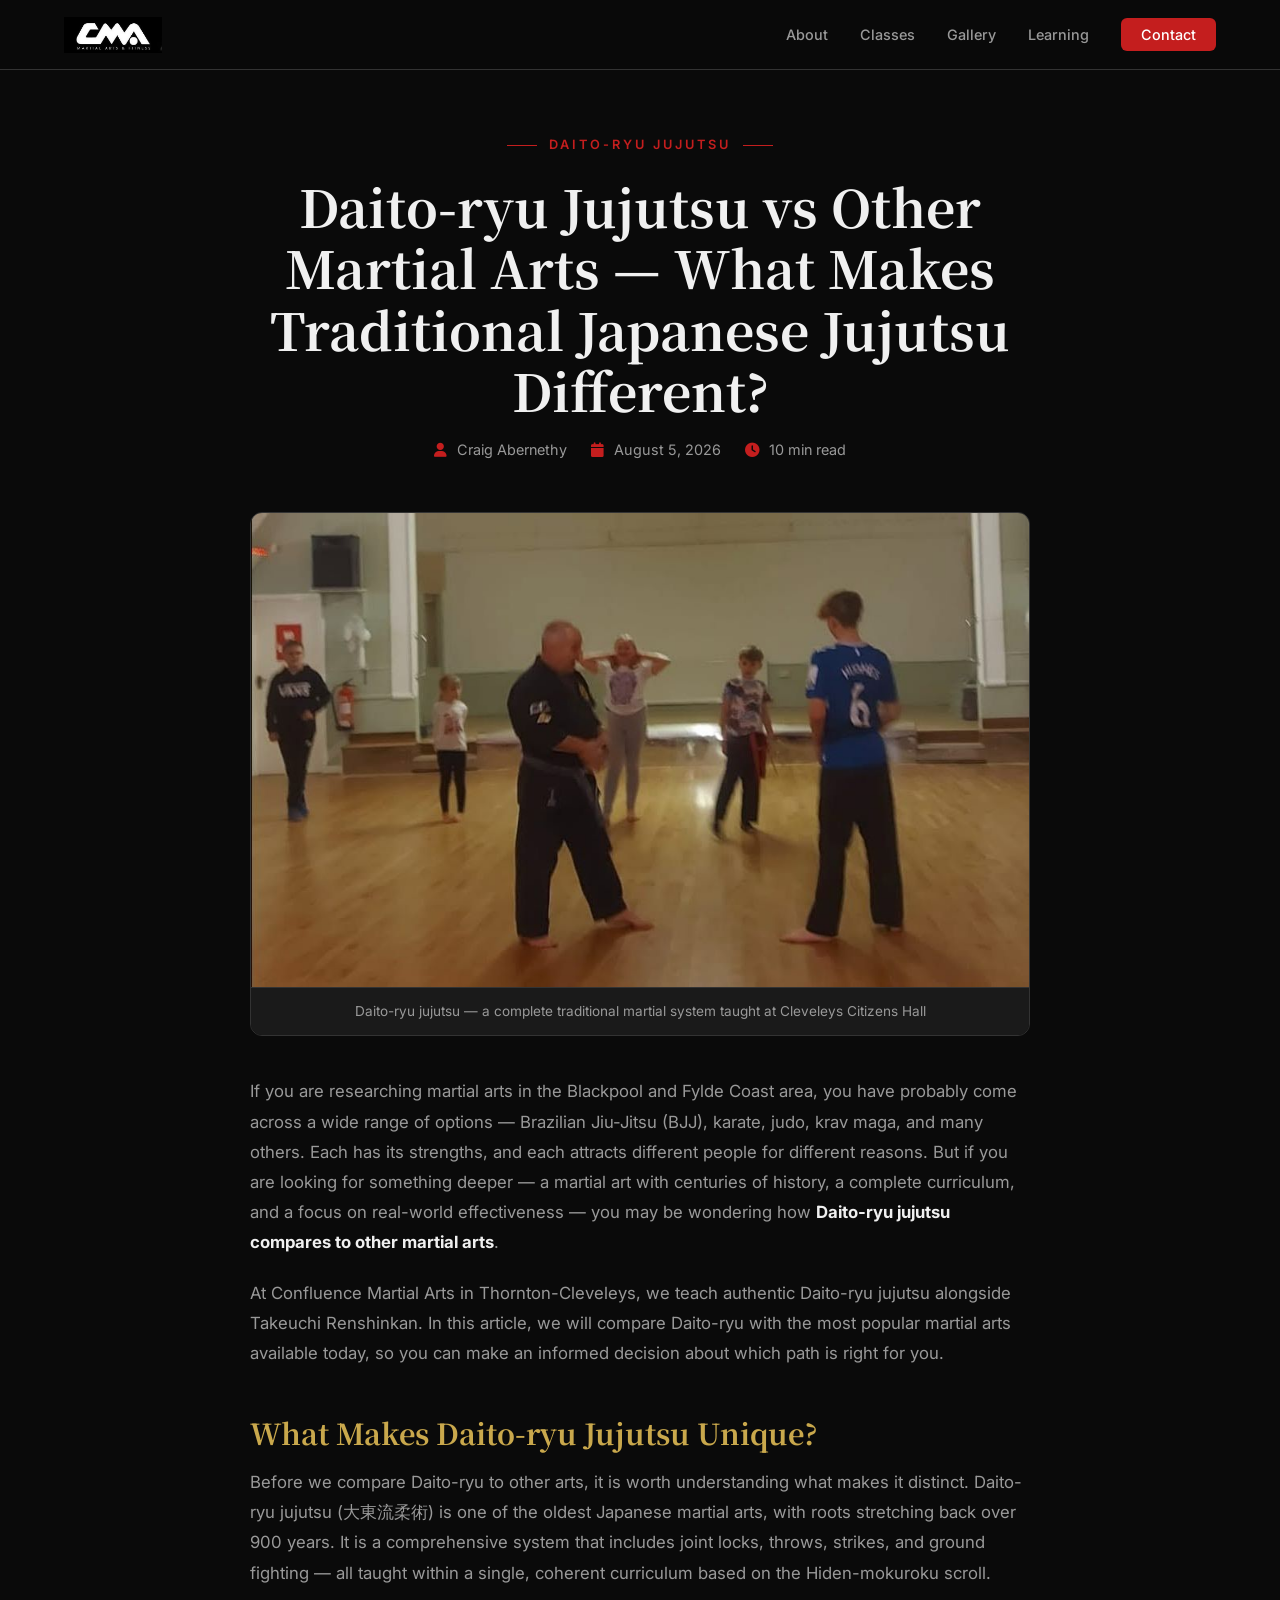
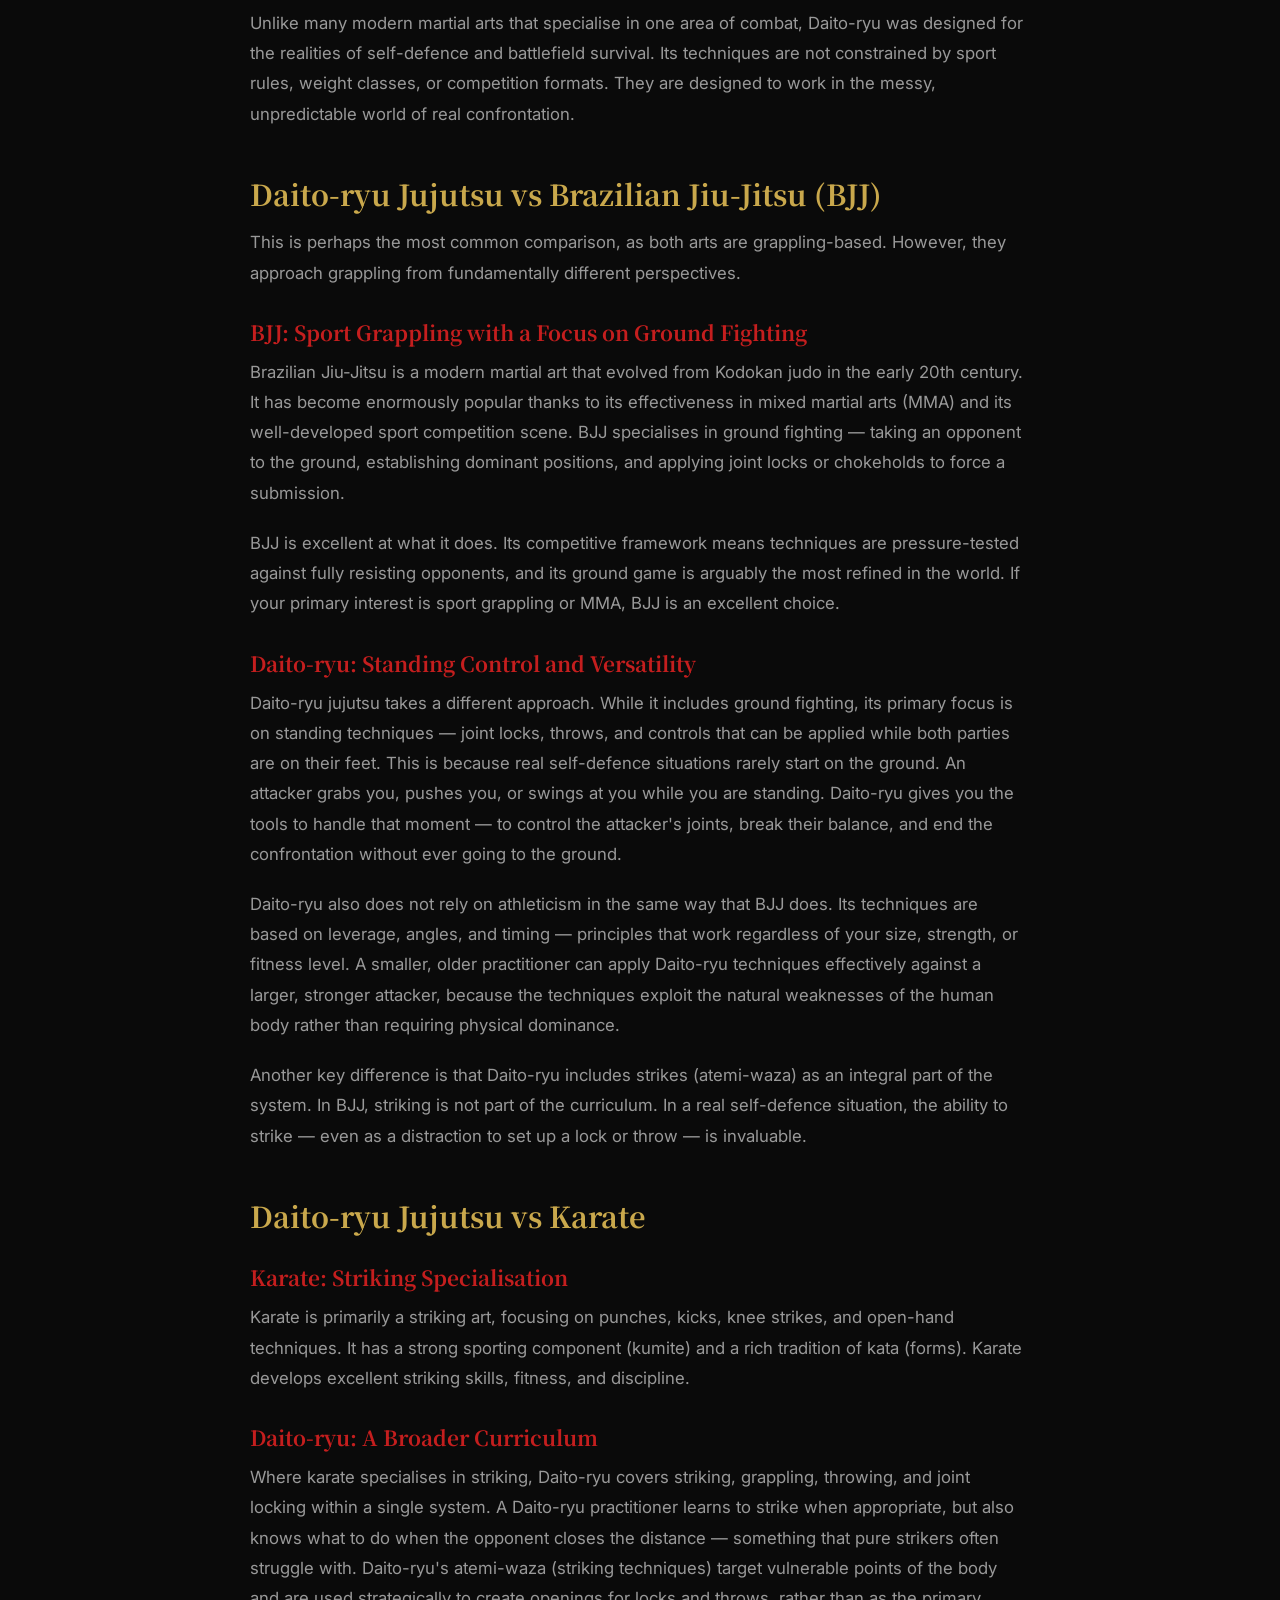
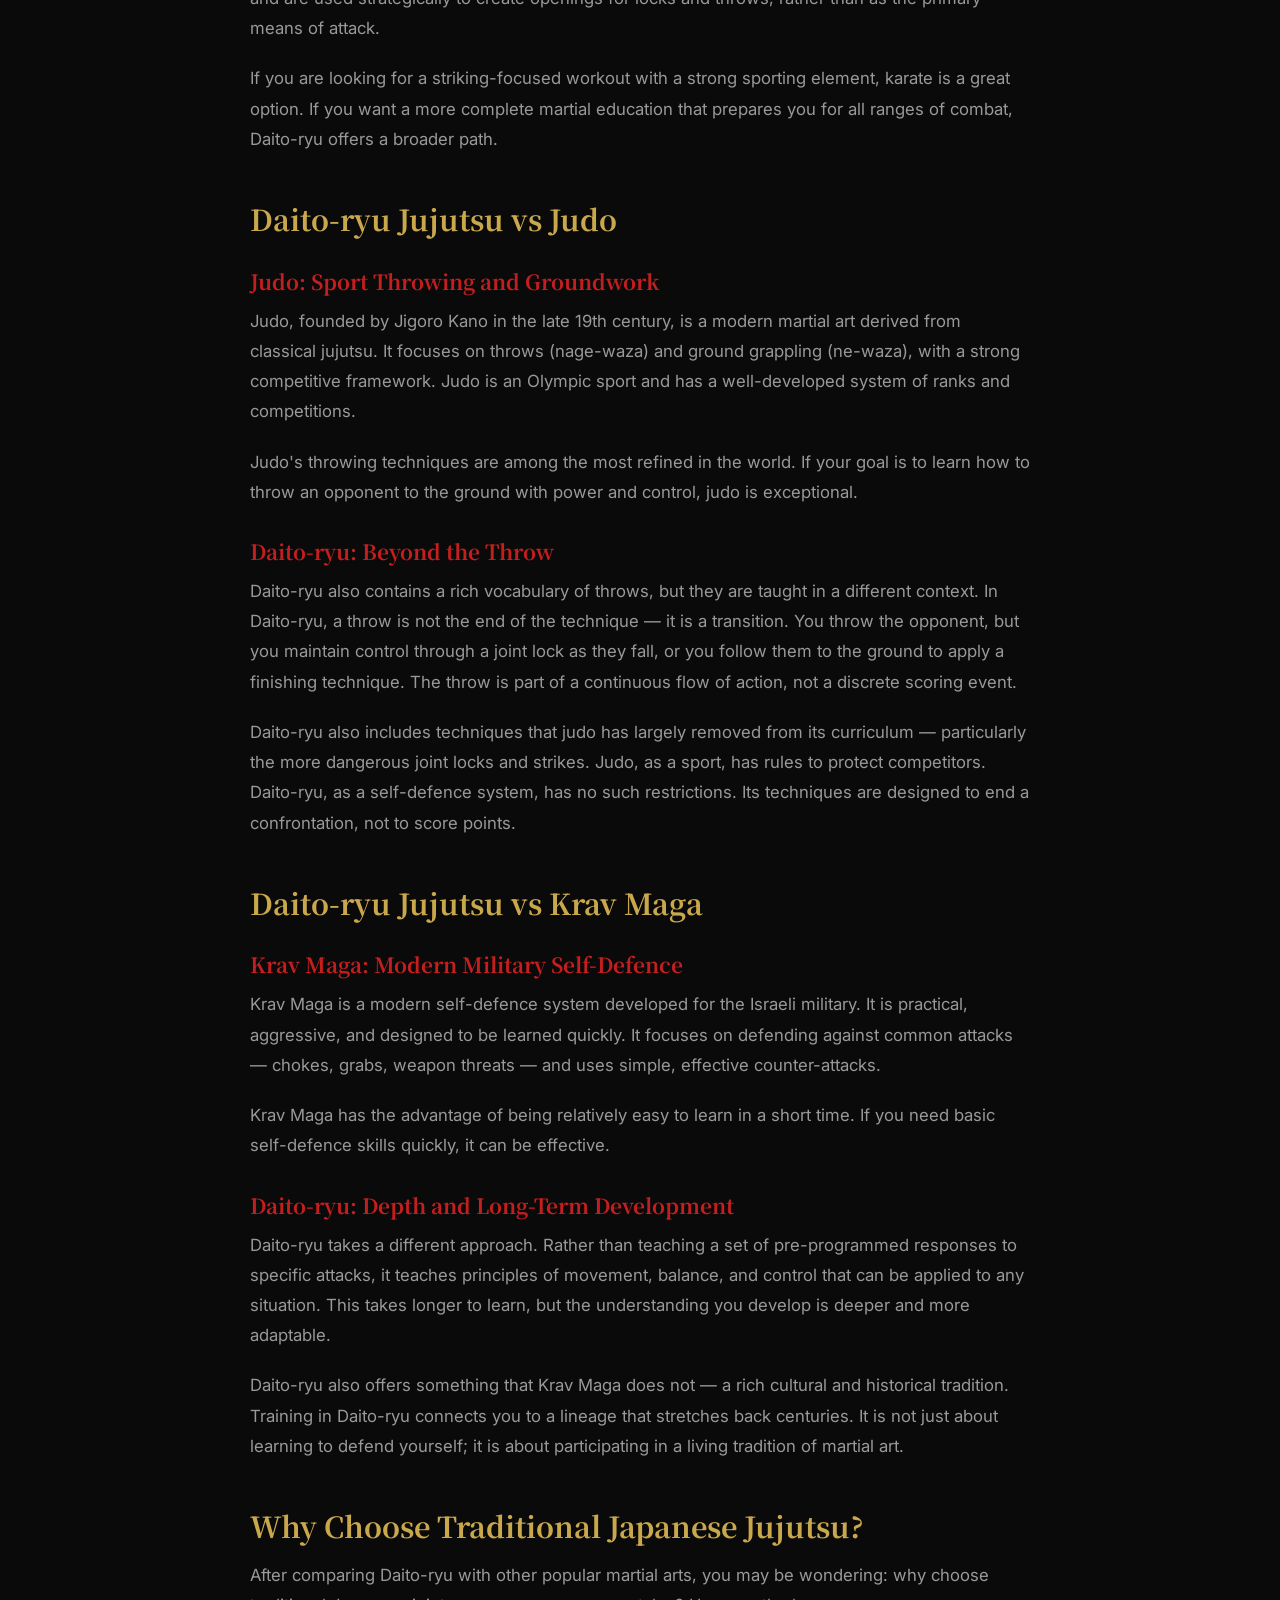
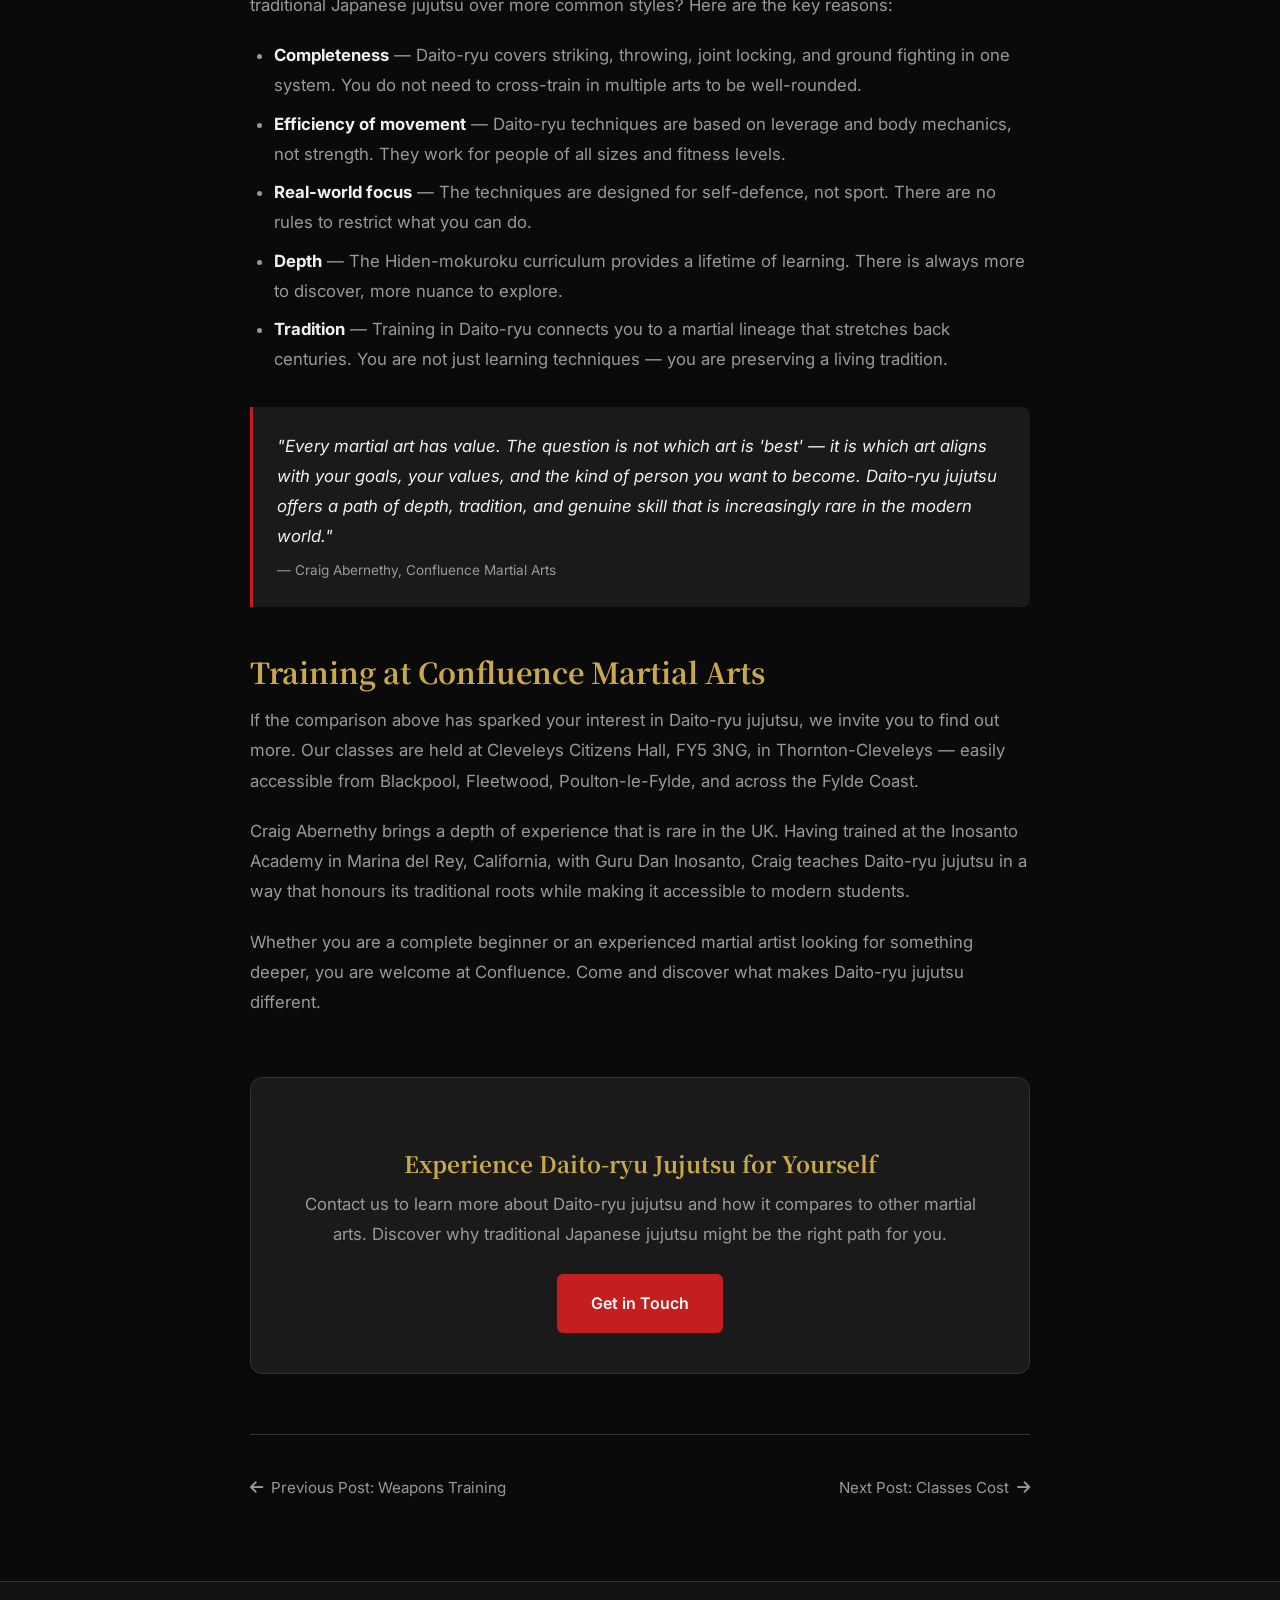
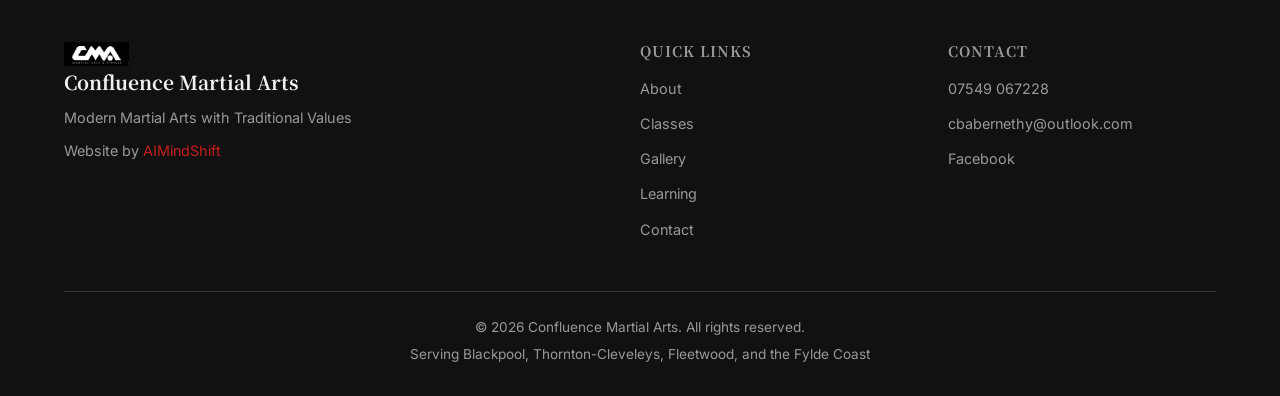
<file: blog/daito-ryu-vs-other-martial-arts.html>
<!DOCTYPE html>
<html lang="en">
<head>
    <meta charset="UTF-8">
    <meta name="viewport" content="width=device-width, initial-scale=1.0">
    <title>Daito-ryu vs Other Martial Arts | Confluence Martial Arts — Blackpool & Thornton-Cleveleys</title>
    <meta name="description" content="Daito-ryu jujutsu vs other martial arts — how traditional Japanese jujutsu compares to BJJ, karate, judo, and krav maga. Discover what makes Daito-ryu unique at Confluence Martial Arts in Thornton-Cleveleys. Contact us to learn more.">
    <meta name="keywords" content="Daito-ryu vs other martial arts, traditional Japanese jujutsu vs BJJ, Daito-ryu vs BJJ, Daito-ryu vs judo, traditional jujutsu vs karate, Daito-ryu jujutsu comparison">
    <meta name="geo.region" content="GB-LAN">
    <meta name="geo.placename" content="Thornton-Cleveleys">
    <meta name="geo.position" content="53.888;-3.010">
    <meta name="ICBM" content="53.888, -3.010">

    <!-- Open Graph -->
    <meta property="og:title" content="Daito-ryu vs Other Martial Arts | Confluence Martial Arts">
    <meta property="og:description" content="Daito-ryu jujutsu vs other martial arts — how traditional Japanese jujutsu compares to BJJ, karate, judo, and krav maga. Discover what makes Daito-ryu unique at Confluence Martial Arts.">
    <meta property="og:type" content="article">
    <meta property="og:url" content="https://confluence-martial-arts.netlify.app/blog/daito-ryu-vs-other-martial-arts.html">
    <meta property="og:image" content="https://confluence-martial-arts.netlify.app/images/about.jpg">
    <meta property="og:locale" content="en_GB">

    <!-- Twitter Card -->
    <meta name="twitter:card" content="summary_large_image">
    <meta name="twitter:title" content="Daito-ryu vs Other Martial Arts | Confluence Martial Arts">
    <meta name="twitter:description" content="Daito-ryu jujutsu vs other martial arts — how traditional Japanese jujutsu compares to BJJ, karate, judo, and krav maga. Discover what makes Daito-ryu unique.">

    <!-- Article Schema -->
    <script type="application/ld+json">
    {
        "@context": "https://schema.org",
        "@type": "Article",
        "headline": "Daito-ryu Jujutsu vs Other Martial Arts — What Makes Traditional Japanese Jujutsu Different?",
        "description": "Daito-ryu jujutsu vs other martial arts — how traditional Japanese jujutsu compares to BJJ, karate, judo, and krav maga. Discover what makes Daito-ryu unique at Confluence Martial Arts.",
        "author": {
            "@type": "Person",
            "name": "Craig Abernethy"
        },
        "publisher": {
            "@type": "Organization",
            "name": "Confluence Martial Arts",
            "logo": {
                "@type": "ImageObject",
                "url": "https://confluence-martial-arts.netlify.app/images/logo.jpg"
            }
        },
        "datePublished": "2026-08-05",
        "dateModified": "2026-08-05",
        "mainEntityOfPage": {
            "@type": "WebPage",
            "@id": "https://confluence-martial-arts.netlify.app/blog/daito-ryu-vs-other-martial-arts.html"
        },
        "image": "https://confluence-martial-arts.netlify.app/images/about.jpg"
    }
    </script>

    <!-- BreadcrumbList Schema -->
    <script type="application/ld+json">
    {
        "@context": "https://schema.org",
        "@type": "BreadcrumbList",
        "itemListElement": [
            {"@type": "ListItem", "position": 1, "name": "Home", "item": "https://confluence-martial-arts.netlify.app/"},
            {"@type": "ListItem", "position": 2, "name": "Blog", "item": "https://confluence-martial-arts.netlify.app/blog/"},
            {"@type": "ListItem", "position": 3, "name": "Daito-ryu vs Other Martial Arts", "item": "https://confluence-martial-arts.netlify.app/blog/daito-ryu-vs-other-martial-arts.html"}
        ]
    }
    </script>

    <!-- Fonts -->
    <link rel="preconnect" href="https://fonts.googleapis.com">
    <link rel="preconnect" href="https://fonts.gstatic.com" crossorigin>
    <link href="https://fonts.googleapis.com/css2?family=Inter:wght@400;500;600;700;800&family=Noto+Serif+JP:wght@400;600;700&display=swap" rel="stylesheet">
    <link rel="stylesheet" href="https://cdnjs.cloudflare.com/ajax/libs/font-awesome/6.5.1/css/all.min.css">
    <link rel="stylesheet" href="../style.css">

    <style>
        /* Blog-specific styles */
        .blog-post {
            padding-top: calc(var(--nav-height) + 60px);
            padding-bottom: 80px;
        }

        .blog-header {
            text-align: center;
            max-width: 800px;
            margin: 0 auto 50px;
        }

        .blog-header .section-tag {
            margin-bottom: 20px;
        }

        .blog-header h1 {
            font-size: clamp(2rem, 5vw, 3.2rem);
            margin-bottom: 16px;
            line-height: 1.2;
        }

        .blog-meta {
            display: flex;
            justify-content: center;
            gap: 24px;
            color: var(--color-text-muted);
            font-size: 0.9rem;
            flex-wrap: wrap;
        }

        .blog-meta i {
            color: var(--color-accent);
            margin-right: 6px;
        }

        .blog-content {
            max-width: 780px;
            margin: 0 auto;
        }

        .blog-content .featured-image {
            border-radius: 12px;
            overflow: hidden;
            margin-bottom: 40px;
            border: 1px solid var(--color-border);
        }

        .blog-content .featured-image img {
            width: 100%;
            height: auto;
            display: block;
        }

        .blog-content .image-caption {
            text-align: center;
            font-size: 0.85rem;
            color: var(--color-text-muted);
            padding: 12px;
            background: var(--color-bg-card);
            border-top: 1px solid var(--color-border);
        }

        .blog-content h2 {
            font-size: clamp(1.4rem, 3vw, 1.8rem);
            color: var(--color-gold);
            margin-top: 48px;
            margin-bottom: 16px;
        }

        .blog-content h3 {
            font-size: clamp(1.1rem, 2vw, 1.3rem);
            color: var(--color-accent);
            margin-top: 32px;
            margin-bottom: 12px;
        }

        .blog-content p {
            color: var(--color-text-muted);
            font-size: 1.05rem;
            line-height: 1.8;
            margin-bottom: 20px;
        }

        .blog-content ul, .blog-content ol {
            color: var(--color-text-muted);
            font-size: 1.05rem;
            line-height: 1.8;
            margin-bottom: 20px;
            padding-left: 24px;
        }

        .blog-content ul {
            list-style: disc;
        }

        .blog-content ol {
            list-style: decimal;
        }

        .blog-content li {
            margin-bottom: 8px;
        }

        .blog-content strong {
            color: var(--color-text);
        }

        .blog-content blockquote {
            background: var(--color-bg-card);
            border-left: 3px solid var(--color-accent);
            padding: 24px;
            border-radius: 0 8px 8px 0;
            margin: 32px 0;
        }

        .blog-content blockquote p {
            font-style: italic;
            margin-bottom: 0;
            color: var(--color-text);
        }

        .blog-content blockquote cite {
            display: block;
            margin-top: 8px;
            font-size: 0.85rem;
            color: var(--color-text-muted);
            font-style: normal;
        }

        .blog-cta {
            background: var(--color-bg-card);
            border: 1px solid var(--color-border);
            border-radius: 12px;
            padding: 40px;
            text-align: center;
            margin-top: 60px;
        }

        .blog-cta h3 {
            color: var(--color-gold);
            font-size: 1.4rem;
            margin-bottom: 12px;
        }

        .blog-cta p {
            color: var(--color-text-muted);
            margin-bottom: 24px;
            font-size: 1.05rem;
        }

        .blog-cta .btn {
            margin: 0 auto;
        }

        .blog-nav {
            display: flex;
            justify-content: space-between;
            margin-top: 60px;
            padding-top: 40px;
            border-top: 1px solid var(--color-border);
        }

        .blog-nav a {
            display: inline-flex;
            align-items: center;
            gap: 8px;
            color: var(--color-text-muted);
            font-size: 0.95rem;
        }

        .blog-nav a:hover {
            color: var(--color-accent);
        }

        @media (max-width: 768px) {
            .blog-post {
                padding-top: calc(var(--nav-height) + 30px);
            }
            .blog-meta {
                flex-direction: column;
                align-items: center;
                gap: 8px;
            }
            .blog-cta {
                padding: 24px;
            }
        }
    </style>
</head>
<body>
    <!-- Navigation -->
    <nav class="navbar" id="navbar">
        <div class="container nav-container">
            <a href="../index.html" class="nav-logo">
                <img src="../images/logo.jpg" alt="Confluence Martial Arts logo — Daito-ryu jujutsu and Takeuchi Renshinkan in Blackpool" class="nav-logo-img">
            </a>
            <button type="button" class="nav-toggle" id="navToggle" aria-label="Toggle navigation">
                <span></span><span></span><span></span>
            </button>
            <ul class="nav-menu" id="navMenu">
                <li><a href="../index.html#about" class="nav-link">About</a></li>
                <li><a href="../index.html#classes" class="nav-link">Classes</a></li>
                <li><a href="../index.html#gallery" class="nav-link">Gallery</a></li>
                <li><a href="../index.html#learning" class="nav-link">Learning</a></li>
                <li><a href="../index.html#contact" class="nav-link nav-cta">Contact</a></li>
            </ul>
        </div>
    </nav>

    <!-- Blog Post -->
    <section class="blog-post">
        <div class="container">
            <div class="blog-header">
                <span class="section-tag">Daito-ryu Jujutsu</span>
                <h1>Daito-ryu Jujutsu vs Other Martial Arts — What Makes Traditional Japanese Jujutsu Different?</h1>
                <div class="blog-meta">
                    <span><i class="fas fa-user"></i> Craig Abernethy</span>
                    <span><i class="fas fa-calendar"></i> August 5, 2026</span>
                    <span><i class="fas fa-clock"></i> 10 min read</span>
                </div>
            </div>

            <div class="blog-content">
                <div class="featured-image">
                    <img src="../images/about.jpg" alt="Daito-ryu jujutsu training at Confluence Martial Arts — traditional Japanese jujutsu in Blackpool">
                    <div class="image-caption">Daito-ryu jujutsu — a complete traditional martial system taught at Cleveleys Citizens Hall</div>
                </div>

                <p>If you are researching martial arts in the Blackpool and Fylde Coast area, you have probably come across a wide range of options — Brazilian Jiu-Jitsu (BJJ), karate, judo, krav maga, and many others. Each has its strengths, and each attracts different people for different reasons. But if you are looking for something deeper — a martial art with centuries of history, a complete curriculum, and a focus on real-world effectiveness — you may be wondering how <strong>Daito-ryu jujutsu compares to other martial arts</strong>.</p>

                <p>At Confluence Martial Arts in Thornton-Cleveleys, we teach authentic Daito-ryu jujutsu alongside Takeuchi Renshinkan. In this article, we will compare Daito-ryu with the most popular martial arts available today, so you can make an informed decision about which path is right for you.</p>

                <h2>What Makes Daito-ryu Jujutsu Unique?</h2>

                <p>Before we compare Daito-ryu to other arts, it is worth understanding what makes it distinct. Daito-ryu jujutsu (大東流柔術) is one of the oldest Japanese martial arts, with roots stretching back over 900 years. It is a comprehensive system that includes joint locks, throws, strikes, and ground fighting — all taught within a single, coherent curriculum based on the Hiden-mokuroku scroll.</p>

                <p>Unlike many modern martial arts that specialise in one area of combat, Daito-ryu was designed for the realities of self-defence and battlefield survival. Its techniques are not constrained by sport rules, weight classes, or competition formats. They are designed to work in the messy, unpredictable world of real confrontation.</p>

                <h2>Daito-ryu Jujutsu vs Brazilian Jiu-Jitsu (BJJ)</h2>

                <p>This is perhaps the most common comparison, as both arts are grappling-based. However, they approach grappling from fundamentally different perspectives.</p>

                <h3>BJJ: Sport Grappling with a Focus on Ground Fighting</h3>
                <p>Brazilian Jiu-Jitsu is a modern martial art that evolved from Kodokan judo in the early 20th century. It has become enormously popular thanks to its effectiveness in mixed martial arts (MMA) and its well-developed sport competition scene. BJJ specialises in ground fighting — taking an opponent to the ground, establishing dominant positions, and applying joint locks or chokeholds to force a submission.</p>

                <p>BJJ is excellent at what it does. Its competitive framework means techniques are pressure-tested against fully resisting opponents, and its ground game is arguably the most refined in the world. If your primary interest is sport grappling or MMA, BJJ is an excellent choice.</p>

                <h3>Daito-ryu: Standing Control and Versatility</h3>
                <p>Daito-ryu jujutsu takes a different approach. While it includes ground fighting, its primary focus is on standing techniques — joint locks, throws, and controls that can be applied while both parties are on their feet. This is because real self-defence situations rarely start on the ground. An attacker grabs you, pushes you, or swings at you while you are standing. Daito-ryu gives you the tools to handle that moment — to control the attacker's joints, break their balance, and end the confrontation without ever going to the ground.</p>

                <p>Daito-ryu also does not rely on athleticism in the same way that BJJ does. Its techniques are based on leverage, angles, and timing — principles that work regardless of your size, strength, or fitness level. A smaller, older practitioner can apply Daito-ryu techniques effectively against a larger, stronger attacker, because the techniques exploit the natural weaknesses of the human body rather than requiring physical dominance.</p>

                <p>Another key difference is that Daito-ryu includes strikes (atemi-waza) as an integral part of the system. In BJJ, striking is not part of the curriculum. In a real self-defence situation, the ability to strike — even as a distraction to set up a lock or throw — is invaluable.</p>

                <h2>Daito-ryu Jujutsu vs Karate</h2>

                <h3>Karate: Striking Specialisation</h3>
                <p>Karate is primarily a striking art, focusing on punches, kicks, knee strikes, and open-hand techniques. It has a strong sporting component (kumite) and a rich tradition of kata (forms). Karate develops excellent striking skills, fitness, and discipline.</p>

                <h3>Daito-ryu: A Broader Curriculum</h3>
                <p>Where karate specialises in striking, Daito-ryu covers striking, grappling, throwing, and joint locking within a single system. A Daito-ryu practitioner learns to strike when appropriate, but also knows what to do when the opponent closes the distance — something that pure strikers often struggle with. Daito-ryu's atemi-waza (striking techniques) target vulnerable points of the body and are used strategically to create openings for locks and throws, rather than as the primary means of attack.</p>

                <p>If you are looking for a striking-focused workout with a strong sporting element, karate is a great option. If you want a more complete martial education that prepares you for all ranges of combat, Daito-ryu offers a broader path.</p>

                <h2>Daito-ryu Jujutsu vs Judo</h2>

                <h3>Judo: Sport Throwing and Groundwork</h3>
                <p>Judo, founded by Jigoro Kano in the late 19th century, is a modern martial art derived from classical jujutsu. It focuses on throws (nage-waza) and ground grappling (ne-waza), with a strong competitive framework. Judo is an Olympic sport and has a well-developed system of ranks and competitions.</p>

                <p>Judo's throwing techniques are among the most refined in the world. If your goal is to learn how to throw an opponent to the ground with power and control, judo is exceptional.</p>

                <h3>Daito-ryu: Beyond the Throw</h3>
                <p>Daito-ryu also contains a rich vocabulary of throws, but they are taught in a different context. In Daito-ryu, a throw is not the end of the technique — it is a transition. You throw the opponent, but you maintain control through a joint lock as they fall, or you follow them to the ground to apply a finishing technique. The throw is part of a continuous flow of action, not a discrete scoring event.</p>

                <p>Daito-ryu also includes techniques that judo has largely removed from its curriculum — particularly the more dangerous joint locks and strikes. Judo, as a sport, has rules to protect competitors. Daito-ryu, as a self-defence system, has no such restrictions. Its techniques are designed to end a confrontation, not to score points.</p>

                <h2>Daito-ryu Jujutsu vs Krav Maga</h2>

                <h3>Krav Maga: Modern Military Self-Defence</h3>
                <p>Krav Maga is a modern self-defence system developed for the Israeli military. It is practical, aggressive, and designed to be learned quickly. It focuses on defending against common attacks — chokes, grabs, weapon threats — and uses simple, effective counter-attacks.</p>

                <p>Krav Maga has the advantage of being relatively easy to learn in a short time. If you need basic self-defence skills quickly, it can be effective.</p>

                <h3>Daito-ryu: Depth and Long-Term Development</h3>
                <p>Daito-ryu takes a different approach. Rather than teaching a set of pre-programmed responses to specific attacks, it teaches principles of movement, balance, and control that can be applied to any situation. This takes longer to learn, but the understanding you develop is deeper and more adaptable.</p>

                <p>Daito-ryu also offers something that Krav Maga does not — a rich cultural and historical tradition. Training in Daito-ryu connects you to a lineage that stretches back centuries. It is not just about learning to defend yourself; it is about participating in a living tradition of martial art.</p>

                <h2>Why Choose Traditional Japanese Jujutsu?</h2>

                <p>After comparing Daito-ryu with other popular martial arts, you may be wondering: why choose traditional Japanese jujutsu over more common styles? Here are the key reasons:</p>

                <ul>
                    <li><strong>Completeness</strong> — Daito-ryu covers striking, throwing, joint locking, and ground fighting in one system. You do not need to cross-train in multiple arts to be well-rounded.</li>
                    <li><strong>Efficiency of movement</strong> — Daito-ryu techniques are based on leverage and body mechanics, not strength. They work for people of all sizes and fitness levels.</li>
                    <li><strong>Real-world focus</strong> — The techniques are designed for self-defence, not sport. There are no rules to restrict what you can do.</li>
                    <li><strong>Depth</strong> — The Hiden-mokuroku curriculum provides a lifetime of learning. There is always more to discover, more nuance to explore.</li>
                    <li><strong>Tradition</strong> — Training in Daito-ryu connects you to a martial lineage that stretches back centuries. You are not just learning techniques — you are preserving a living tradition.</li>
                </ul>

                <blockquote>
                    <p>"Every martial art has value. The question is not which art is 'best' — it is which art aligns with your goals, your values, and the kind of person you want to become. Daito-ryu jujutsu offers a path of depth, tradition, and genuine skill that is increasingly rare in the modern world."</p>
                    <cite>— Craig Abernethy, Confluence Martial Arts</cite>
                </blockquote>

                <h2>Training at Confluence Martial Arts</h2>

                <p>If the comparison above has sparked your interest in Daito-ryu jujutsu, we invite you to find out more. Our classes are held at Cleveleys Citizens Hall, FY5 3NG, in Thornton-Cleveleys — easily accessible from Blackpool, Fleetwood, Poulton-le-Fylde, and across the Fylde Coast.</p>

                <p>Craig Abernethy brings a depth of experience that is rare in the UK. Having trained at the Inosanto Academy in Marina del Rey, California, with Guru Dan Inosanto, Craig teaches Daito-ryu jujutsu in a way that honours its traditional roots while making it accessible to modern students.</p>

                <p>Whether you are a complete beginner or an experienced martial artist looking for something deeper, you are welcome at Confluence. Come and discover what makes Daito-ryu jujutsu different.</p>

                <!-- CTA -->
                <div class="blog-cta">
                    <h3>Experience Daito-ryu Jujutsu for Yourself</h3>
                    <p>Contact us to learn more about Daito-ryu jujutsu and how it compares to other martial arts. Discover why traditional Japanese jujutsu might be the right path for you.</p>
                    <a href="../index.html#contact" class="btn btn-primary">Get in Touch</a>
                </div>

                <!-- Blog Navigation -->
                <div class="blog-nav">
                    <a href="weapons-training-takeuchi-renshinkan.html"><i class="fas fa-arrow-left"></i> Previous Post: Weapons Training</a>
                    <a href="martial-arts-classes-cost-blackpool.html">Next Post: Classes Cost <i class="fas fa-arrow-right"></i></a>
                </div>
            </div>
        </div>
    </section>

    <!-- Footer -->
    <footer class="footer">
        <div class="container">
            <div class="footer-content">
                <div class="footer-brand">
                    <span class="footer-logo"><img src="../images/logo.jpg" alt="Confluence Martial Arts — jujutsu classes in Blackpool and Thornton-Cleveleys" class="footer-logo-img"> Confluence Martial Arts</span>
                    <p>Modern Martial Arts with Traditional Values</p>
                    <p class="footer-attribution">Website by <a href="https://aimindshift.consulting" target="_blank" rel="noopener">AIMindShift</a></p>
                </div>
                <div class="footer-links">
                    <h4>Quick Links</h4>
                    <ul>
                        <li><a href="../index.html#about">About</a></li>
                        <li><a href="../index.html#classes">Classes</a></li>
                        <li><a href="../index.html#gallery">Gallery</a></li>
                        <li><a href="../index.html#learning">Learning</a></li>
                        <li><a href="../index.html#contact">Contact</a></li>
                    </ul>
                </div>
                <div class="footer-links">
                    <h4>Contact</h4>
                    <ul>
                        <li><a href="tel:07549067228">07549 067228</a></li>
                        <li><a href="mailto:cbabernethy@outlook.com">cbabernethy@outlook.com</a></li>
                        <li><a href="https://www.facebook.com/confluencema" target="_blank">Facebook</a></li>
                    </ul>
                </div>
            </div>
            <div class="footer-bottom">
                <p>&copy; 2026 Confluence Martial Arts. All rights reserved.</p>
                <p class="footer-location">Serving Blackpool, Thornton-Cleveleys, Fleetwood, and the Fylde Coast</p>
            </div>
        </div>
    </footer>

    <script src="../script.js"></script>
</body>
</html>
</file>
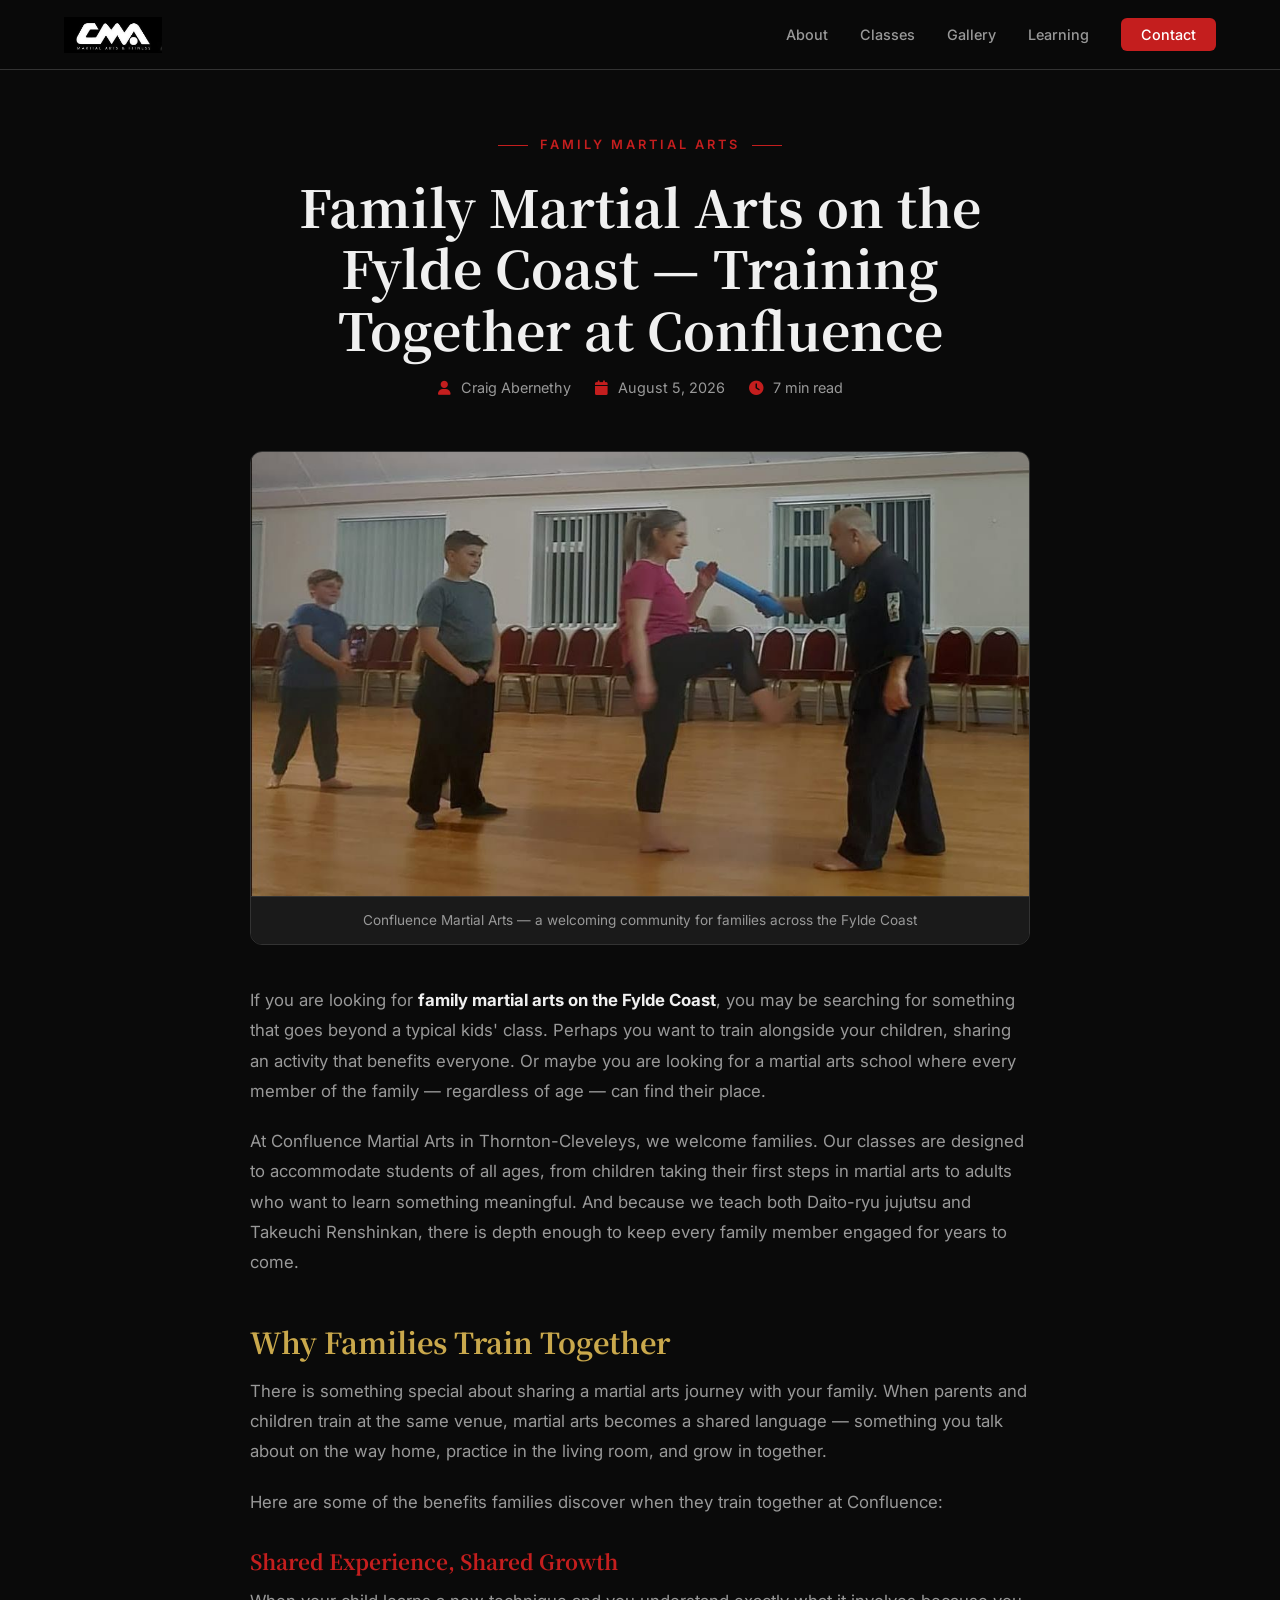
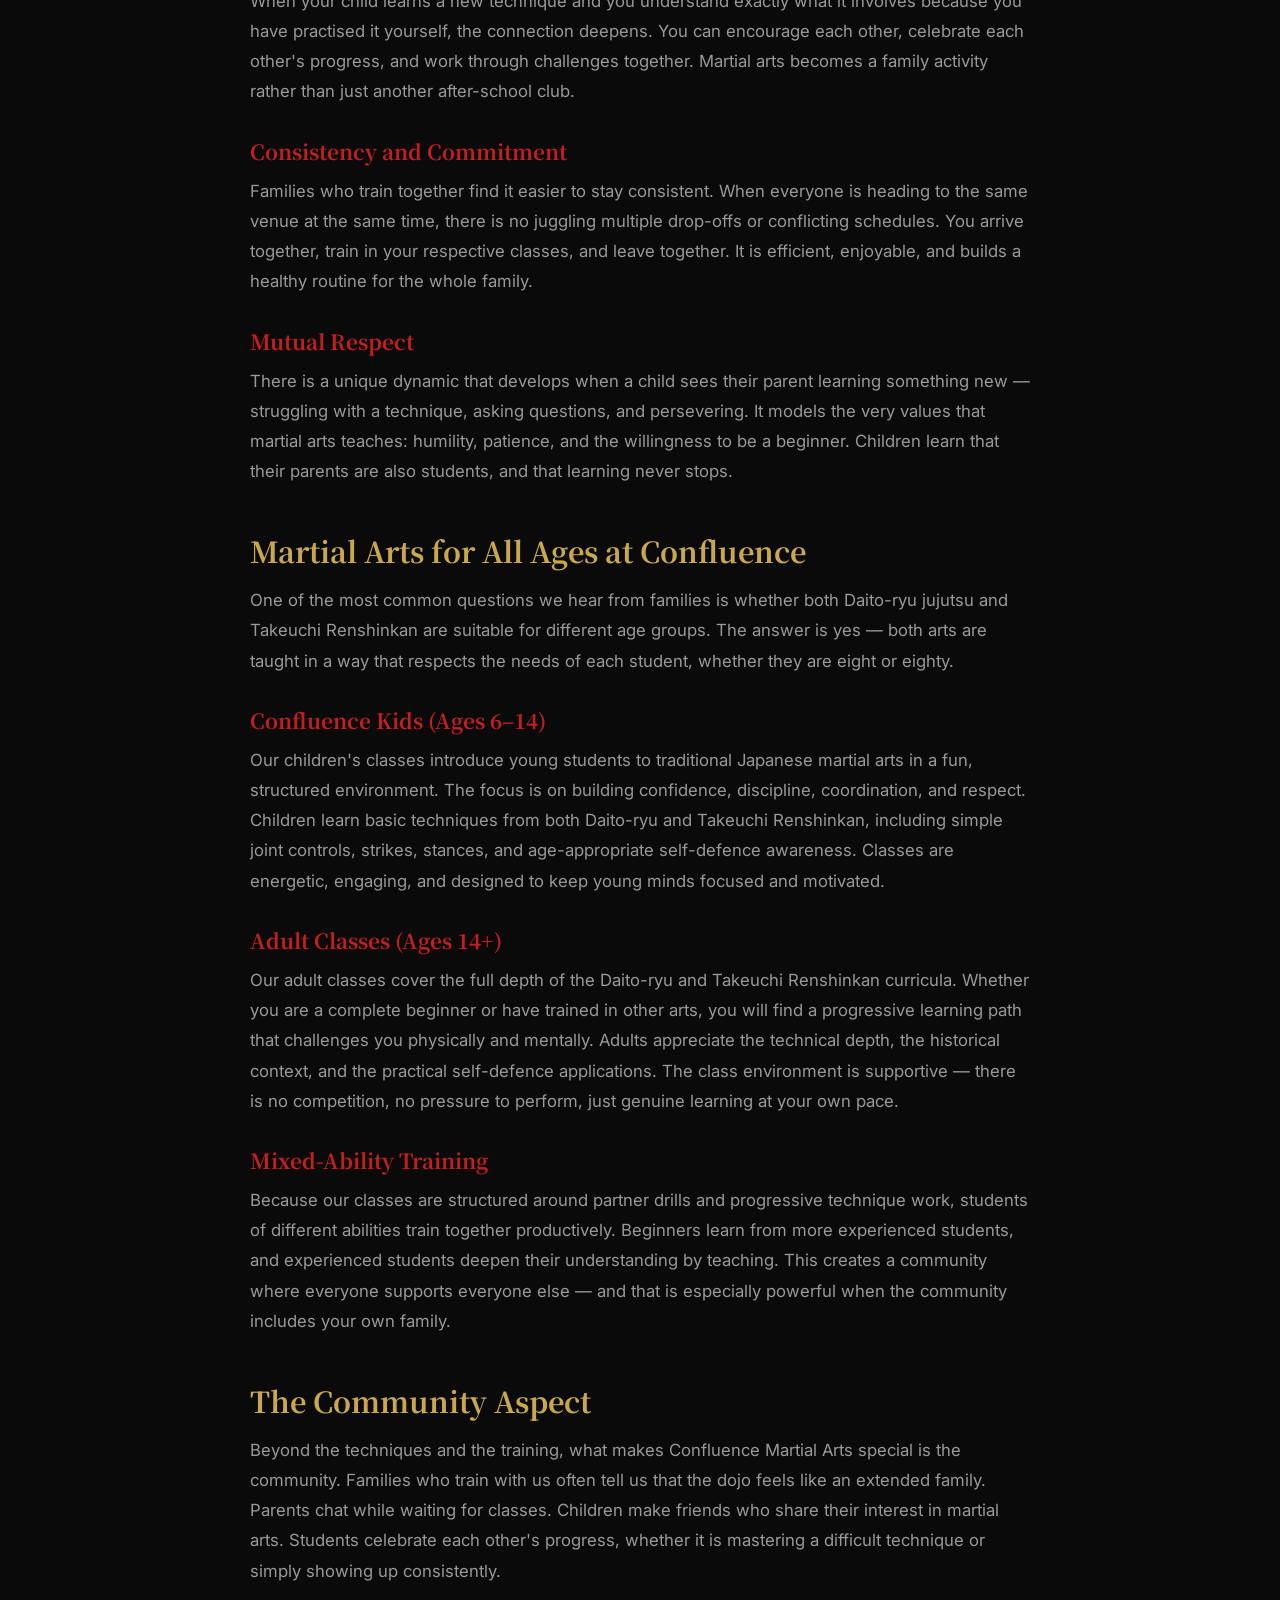
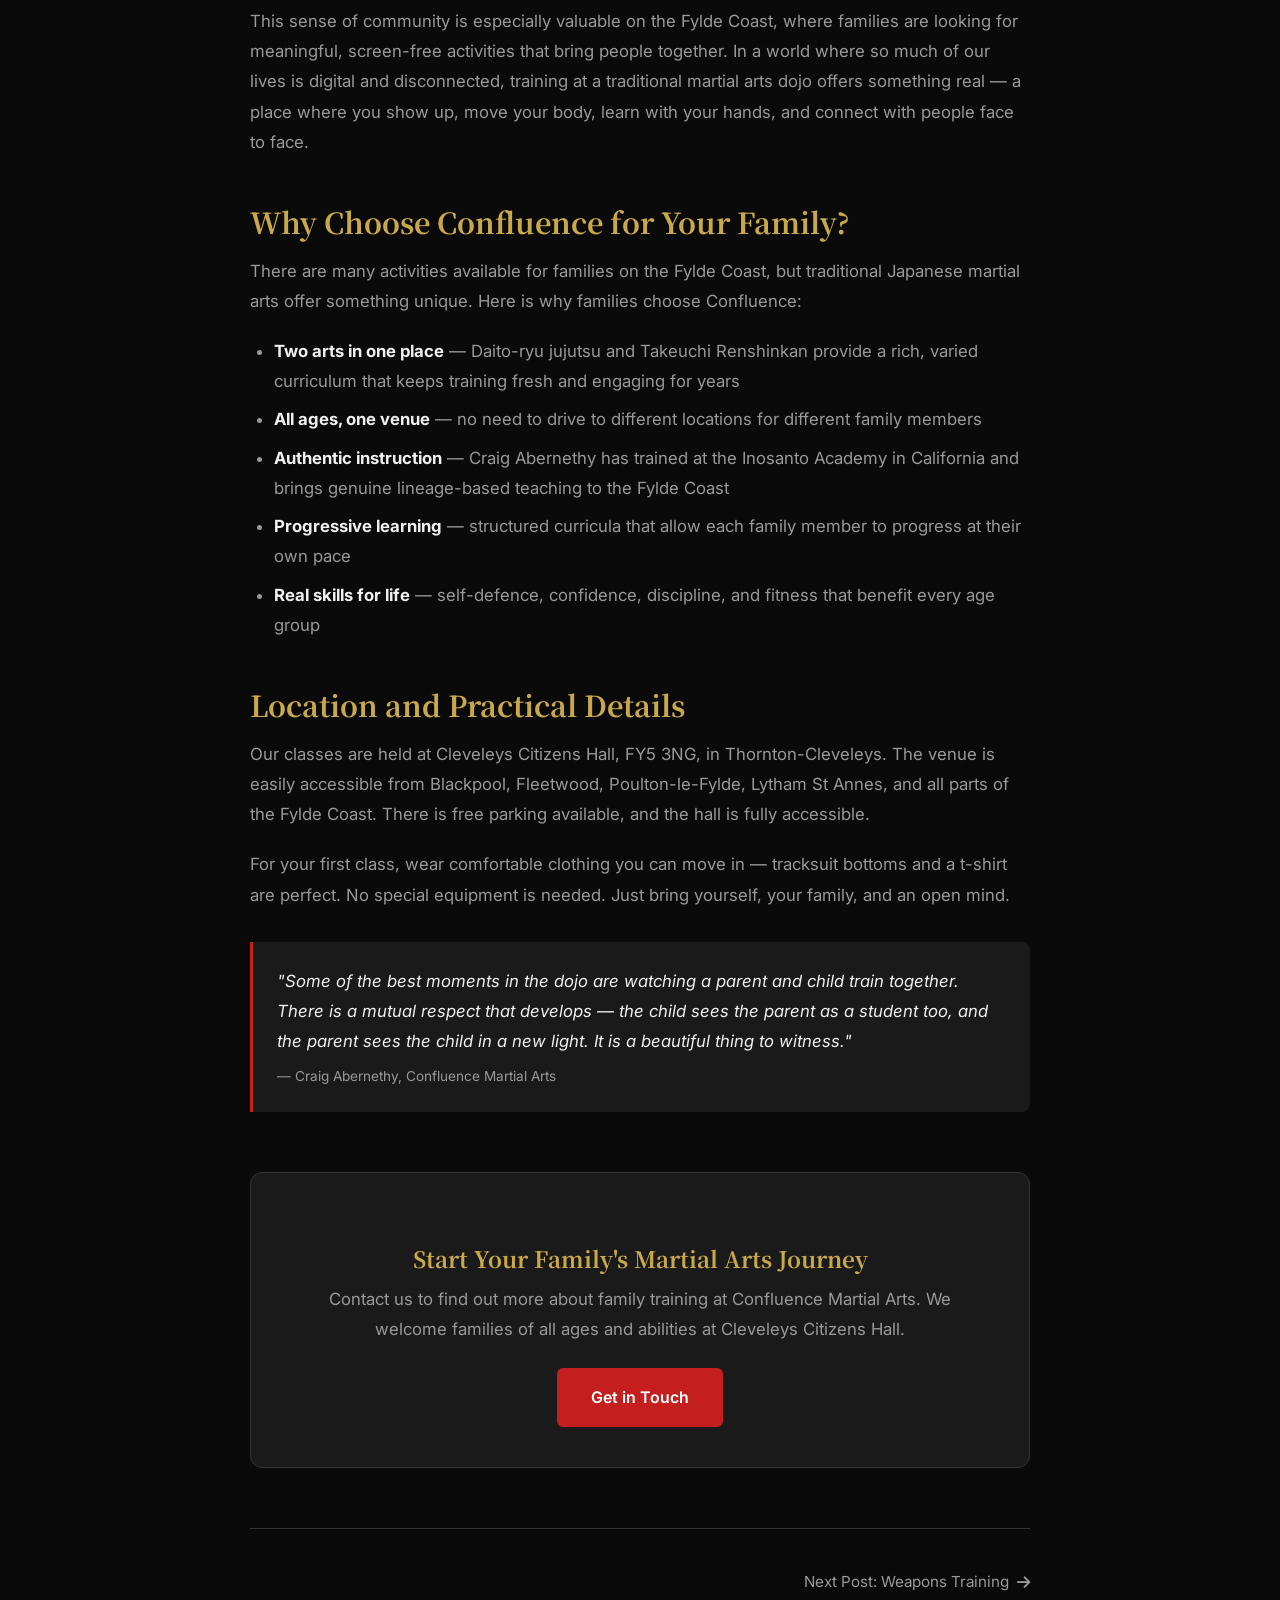
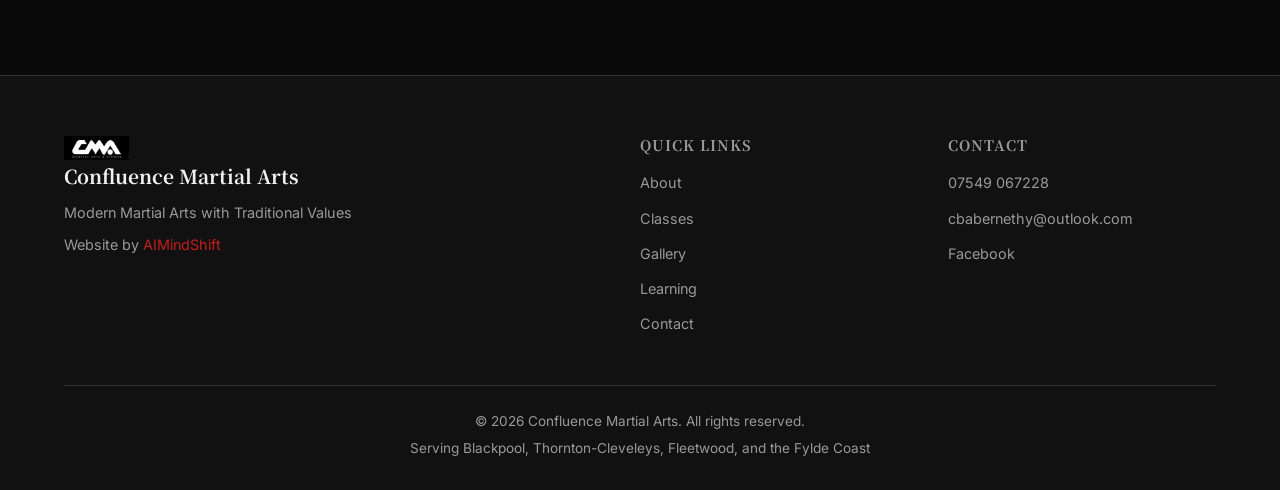
<file: blog/family-martial-arts-fylde-coast.html>
<!DOCTYPE html>
<html lang="en">
<head>
    <meta charset="UTF-8">
    <meta name="viewport" content="width=device-width, initial-scale=1.0">
    <title>Family Martial Arts Fylde Coast | Confluence Martial Arts — Blackpool & Thornton-Cleveleys</title>
    <meta name="description" content="Family martial arts on the Fylde Coast — parents and children training together at Confluence Martial Arts in Thornton-Cleveleys. Daito-ryu jujutsu and Takeuchi Renshinkan for all ages. Contact us to learn more.">
    <meta name="keywords" content="family martial arts Fylde Coast, martial arts for all ages Blackpool, family martial arts Blackpool, martial arts for families Thornton-Cleveleys, kids and adults martial arts FY5">
    <meta name="geo.region" content="GB-LAN">
    <meta name="geo.placename" content="Thornton-Cleveleys">
    <meta name="geo.position" content="53.888;-3.010">
    <meta name="ICBM" content="53.888, -3.010">

    <!-- Open Graph -->
    <meta property="og:title" content="Family Martial Arts Fylde Coast | Confluence Martial Arts">
    <meta property="og:description" content="Family martial arts on the Fylde Coast — parents and children training together at Confluence Martial Arts in Thornton-Cleveleys. Daito-ryu jujutsu and Takeuchi Renshinkan for all ages.">
    <meta property="og:type" content="article">
    <meta property="og:url" content="https://confluence-martial-arts.netlify.app/blog/family-martial-arts-fylde-coast.html">
    <meta property="og:image" content="https://confluence-martial-arts.netlify.app/images/gallery-10.jpg">
    <meta property="og:locale" content="en_GB">

    <!-- Twitter Card -->
    <meta name="twitter:card" content="summary_large_image">
    <meta name="twitter:title" content="Family Martial Arts Fylde Coast | Confluence Martial Arts">
    <meta name="twitter:description" content="Family martial arts on the Fylde Coast — parents and children training together at Confluence Martial Arts in Thornton-Cleveleys. Daito-ryu jujutsu and Takeuchi Renshinkan for all ages.">

    <!-- Article Schema -->
    <script type="application/ld+json">
    {
        "@context": "https://schema.org",
        "@type": "Article",
        "headline": "Family Martial Arts on the Fylde Coast — Training Together at Confluence Martial Arts",
        "description": "Family martial arts on the Fylde Coast — parents and children training together at Confluence Martial Arts in Thornton-Cleveleys. Daito-ryu jujutsu and Takeuchi Renshinkan for all ages.",
        "author": {
            "@type": "Person",
            "name": "Craig Abernethy"
        },
        "publisher": {
            "@type": "Organization",
            "name": "Confluence Martial Arts",
            "logo": {
                "@type": "ImageObject",
                "url": "https://confluence-martial-arts.netlify.app/images/logo.jpg"
            }
        },
        "datePublished": "2026-08-05",
        "dateModified": "2026-08-05",
        "mainEntityOfPage": {
            "@type": "WebPage",
            "@id": "https://confluence-martial-arts.netlify.app/blog/family-martial-arts-fylde-coast.html"
        },
        "image": "https://confluence-martial-arts.netlify.app/images/gallery-10.jpg"
    }
    </script>

    <!-- BreadcrumbList Schema -->
    <script type="application/ld+json">
    {
        "@context": "https://schema.org",
        "@type": "BreadcrumbList",
        "itemListElement": [
            {"@type": "ListItem", "position": 1, "name": "Home", "item": "https://confluence-martial-arts.netlify.app/"},
            {"@type": "ListItem", "position": 2, "name": "Blog", "item": "https://confluence-martial-arts.netlify.app/blog/"},
            {"@type": "ListItem", "position": 3, "name": "Family Martial Arts Fylde Coast", "item": "https://confluence-martial-arts.netlify.app/blog/family-martial-arts-fylde-coast.html"}
        ]
    }
    </script>

    <!-- Fonts -->
    <link rel="preconnect" href="https://fonts.googleapis.com">
    <link rel="preconnect" href="https://fonts.gstatic.com" crossorigin>
    <link href="https://fonts.googleapis.com/css2?family=Inter:wght@400;500;600;700;800&family=Noto+Serif+JP:wght@400;600;700&display=swap" rel="stylesheet">
    <link rel="stylesheet" href="https://cdnjs.cloudflare.com/ajax/libs/font-awesome/6.5.1/css/all.min.css">
    <link rel="stylesheet" href="../style.css">

    <style>
        /* Blog-specific styles */
        .blog-post {
            padding-top: calc(var(--nav-height) + 60px);
            padding-bottom: 80px;
        }

        .blog-header {
            text-align: center;
            max-width: 800px;
            margin: 0 auto 50px;
        }

        .blog-header .section-tag {
            margin-bottom: 20px;
        }

        .blog-header h1 {
            font-size: clamp(2rem, 5vw, 3.2rem);
            margin-bottom: 16px;
            line-height: 1.2;
        }

        .blog-meta {
            display: flex;
            justify-content: center;
            gap: 24px;
            color: var(--color-text-muted);
            font-size: 0.9rem;
            flex-wrap: wrap;
        }

        .blog-meta i {
            color: var(--color-accent);
            margin-right: 6px;
        }

        .blog-content {
            max-width: 780px;
            margin: 0 auto;
        }

        .blog-content .featured-image {
            border-radius: 12px;
            overflow: hidden;
            margin-bottom: 40px;
            border: 1px solid var(--color-border);
        }

        .blog-content .featured-image img {
            width: 100%;
            height: auto;
            display: block;
        }

        .blog-content .image-caption {
            text-align: center;
            font-size: 0.85rem;
            color: var(--color-text-muted);
            padding: 12px;
            background: var(--color-bg-card);
            border-top: 1px solid var(--color-border);
        }

        .blog-content h2 {
            font-size: clamp(1.4rem, 3vw, 1.8rem);
            color: var(--color-gold);
            margin-top: 48px;
            margin-bottom: 16px;
        }

        .blog-content h3 {
            font-size: clamp(1.1rem, 2vw, 1.3rem);
            color: var(--color-accent);
            margin-top: 32px;
            margin-bottom: 12px;
        }

        .blog-content p {
            color: var(--color-text-muted);
            font-size: 1.05rem;
            line-height: 1.8;
            margin-bottom: 20px;
        }

        .blog-content ul, .blog-content ol {
            color: var(--color-text-muted);
            font-size: 1.05rem;
            line-height: 1.8;
            margin-bottom: 20px;
            padding-left: 24px;
        }

        .blog-content ul {
            list-style: disc;
        }

        .blog-content ol {
            list-style: decimal;
        }

        .blog-content li {
            margin-bottom: 8px;
        }

        .blog-content strong {
            color: var(--color-text);
        }

        .blog-content blockquote {
            background: var(--color-bg-card);
            border-left: 3px solid var(--color-accent);
            padding: 24px;
            border-radius: 0 8px 8px 0;
            margin: 32px 0;
        }

        .blog-content blockquote p {
            font-style: italic;
            margin-bottom: 0;
            color: var(--color-text);
        }

        .blog-content blockquote cite {
            display: block;
            margin-top: 8px;
            font-size: 0.85rem;
            color: var(--color-text-muted);
            font-style: normal;
        }

        .blog-cta {
            background: var(--color-bg-card);
            border: 1px solid var(--color-border);
            border-radius: 12px;
            padding: 40px;
            text-align: center;
            margin-top: 60px;
        }

        .blog-cta h3 {
            color: var(--color-gold);
            font-size: 1.4rem;
            margin-bottom: 12px;
        }

        .blog-cta p {
            color: var(--color-text-muted);
            margin-bottom: 24px;
            font-size: 1.05rem;
        }

        .blog-cta .btn {
            margin: 0 auto;
        }

        .blog-nav {
            display: flex;
            justify-content: space-between;
            margin-top: 60px;
            padding-top: 40px;
            border-top: 1px solid var(--color-border);
        }

        .blog-nav a {
            display: inline-flex;
            align-items: center;
            gap: 8px;
            color: var(--color-text-muted);
            font-size: 0.95rem;
        }

        .blog-nav a:hover {
            color: var(--color-accent);
        }

        @media (max-width: 768px) {
            .blog-post {
                padding-top: calc(var(--nav-height) + 30px);
            }
            .blog-meta {
                flex-direction: column;
                align-items: center;
                gap: 8px;
            }
            .blog-cta {
                padding: 24px;
            }
        }
    </style>
</head>
<body>
    <!-- Navigation -->
    <nav class="navbar" id="navbar">
        <div class="container nav-container">
            <a href="../index.html" class="nav-logo">
                <img src="../images/logo.jpg" alt="Confluence Martial Arts logo — Daito-ryu jujutsu and Takeuchi Renshinkan in Blackpool" class="nav-logo-img">
            </a>
            <button type="button" class="nav-toggle" id="navToggle" aria-label="Toggle navigation">
                <span></span><span></span><span></span>
            </button>
            <ul class="nav-menu" id="navMenu">
                <li><a href="../index.html#about" class="nav-link">About</a></li>
                <li><a href="../index.html#classes" class="nav-link">Classes</a></li>
                <li><a href="../index.html#gallery" class="nav-link">Gallery</a></li>
                <li><a href="../index.html#learning" class="nav-link">Learning</a></li>
                <li><a href="../index.html#contact" class="nav-link nav-cta">Contact</a></li>
            </ul>
        </div>
    </nav>

    <!-- Blog Post -->
    <section class="blog-post">
        <div class="container">
            <div class="blog-header">
                <span class="section-tag">Family Martial Arts</span>
                <h1>Family Martial Arts on the Fylde Coast — Training Together at Confluence</h1>
                <div class="blog-meta">
                    <span><i class="fas fa-user"></i> Craig Abernethy</span>
                    <span><i class="fas fa-calendar"></i> August 5, 2026</span>
                    <span><i class="fas fa-clock"></i> 7 min read</span>
                </div>
            </div>

            <div class="blog-content">
                <div class="featured-image">
                    <img src="../images/gallery-10.jpg" alt="Family martial arts training at Confluence Martial Arts on the Fylde Coast — all ages welcome">
                    <div class="image-caption">Confluence Martial Arts — a welcoming community for families across the Fylde Coast</div>
                </div>

                <p>If you are looking for <strong>family martial arts on the Fylde Coast</strong>, you may be searching for something that goes beyond a typical kids' class. Perhaps you want to train alongside your children, sharing an activity that benefits everyone. Or maybe you are looking for a martial arts school where every member of the family — regardless of age — can find their place.</p>

                <p>At Confluence Martial Arts in Thornton-Cleveleys, we welcome families. Our classes are designed to accommodate students of all ages, from children taking their first steps in martial arts to adults who want to learn something meaningful. And because we teach both Daito-ryu jujutsu and Takeuchi Renshinkan, there is depth enough to keep every family member engaged for years to come.</p>

                <h2>Why Families Train Together</h2>

                <p>There is something special about sharing a martial arts journey with your family. When parents and children train at the same venue, martial arts becomes a shared language — something you talk about on the way home, practice in the living room, and grow in together.</p>

                <p>Here are some of the benefits families discover when they train together at Confluence:</p>

                <h3>Shared Experience, Shared Growth</h3>
                <p>When your child learns a new technique and you understand exactly what it involves because you have practised it yourself, the connection deepens. You can encourage each other, celebrate each other's progress, and work through challenges together. Martial arts becomes a family activity rather than just another after-school club.</p>

                <h3>Consistency and Commitment</h3>
                <p>Families who train together find it easier to stay consistent. When everyone is heading to the same venue at the same time, there is no juggling multiple drop-offs or conflicting schedules. You arrive together, train in your respective classes, and leave together. It is efficient, enjoyable, and builds a healthy routine for the whole family.</p>

                <h3>Mutual Respect</h3>
                <p>There is a unique dynamic that develops when a child sees their parent learning something new — struggling with a technique, asking questions, and persevering. It models the very values that martial arts teaches: humility, patience, and the willingness to be a beginner. Children learn that their parents are also students, and that learning never stops.</p>

                <h2>Martial Arts for All Ages at Confluence</h2>

                <p>One of the most common questions we hear from families is whether both Daito-ryu jujutsu and Takeuchi Renshinkan are suitable for different age groups. The answer is yes — both arts are taught in a way that respects the needs of each student, whether they are eight or eighty.</p>

                <h3>Confluence Kids (Ages 6–14)</h3>
                <p>Our children's classes introduce young students to traditional Japanese martial arts in a fun, structured environment. The focus is on building confidence, discipline, coordination, and respect. Children learn basic techniques from both Daito-ryu and Takeuchi Renshinkan, including simple joint controls, strikes, stances, and age-appropriate self-defence awareness. Classes are energetic, engaging, and designed to keep young minds focused and motivated.</p>

                <h3>Adult Classes (Ages 14+)</h3>
                <p>Our adult classes cover the full depth of the Daito-ryu and Takeuchi Renshinkan curricula. Whether you are a complete beginner or have trained in other arts, you will find a progressive learning path that challenges you physically and mentally. Adults appreciate the technical depth, the historical context, and the practical self-defence applications. The class environment is supportive — there is no competition, no pressure to perform, just genuine learning at your own pace.</p>

                <h3>Mixed-Ability Training</h3>
                <p>Because our classes are structured around partner drills and progressive technique work, students of different abilities train together productively. Beginners learn from more experienced students, and experienced students deepen their understanding by teaching. This creates a community where everyone supports everyone else — and that is especially powerful when the community includes your own family.</p>

                <h2>The Community Aspect</h2>

                <p>Beyond the techniques and the training, what makes Confluence Martial Arts special is the community. Families who train with us often tell us that the dojo feels like an extended family. Parents chat while waiting for classes. Children make friends who share their interest in martial arts. Students celebrate each other's progress, whether it is mastering a difficult technique or simply showing up consistently.</p>

                <p>This sense of community is especially valuable on the Fylde Coast, where families are looking for meaningful, screen-free activities that bring people together. In a world where so much of our lives is digital and disconnected, training at a traditional martial arts dojo offers something real — a place where you show up, move your body, learn with your hands, and connect with people face to face.</p>

                <h2>Why Choose Confluence for Your Family?</h2>

                <p>There are many activities available for families on the Fylde Coast, but traditional Japanese martial arts offer something unique. Here is why families choose Confluence:</p>

                <ul>
                    <li><strong>Two arts in one place</strong> — Daito-ryu jujutsu and Takeuchi Renshinkan provide a rich, varied curriculum that keeps training fresh and engaging for years</li>
                    <li><strong>All ages, one venue</strong> — no need to drive to different locations for different family members</li>
                    <li><strong>Authentic instruction</strong> — Craig Abernethy has trained at the Inosanto Academy in California and brings genuine lineage-based teaching to the Fylde Coast</li>
                    <li><strong>Progressive learning</strong> — structured curricula that allow each family member to progress at their own pace</li>
                    <li><strong>Real skills for life</strong> — self-defence, confidence, discipline, and fitness that benefit every age group</li>
                </ul>

                <h2>Location and Practical Details</h2>

                <p>Our classes are held at Cleveleys Citizens Hall, FY5 3NG, in Thornton-Cleveleys. The venue is easily accessible from Blackpool, Fleetwood, Poulton-le-Fylde, Lytham St Annes, and all parts of the Fylde Coast. There is free parking available, and the hall is fully accessible.</p>

                <p>For your first class, wear comfortable clothing you can move in — tracksuit bottoms and a t-shirt are perfect. No special equipment is needed. Just bring yourself, your family, and an open mind.</p>

                <blockquote>
                    <p>"Some of the best moments in the dojo are watching a parent and child train together. There is a mutual respect that develops — the child sees the parent as a student too, and the parent sees the child in a new light. It is a beautiful thing to witness."</p>
                    <cite>— Craig Abernethy, Confluence Martial Arts</cite>
                </blockquote>

                <!-- CTA -->
                <div class="blog-cta">
                    <h3>Start Your Family's Martial Arts Journey</h3>
                    <p>Contact us to find out more about family training at Confluence Martial Arts. We welcome families of all ages and abilities at Cleveleys Citizens Hall.</p>
                    <a href="../index.html#contact" class="btn btn-primary">Get in Touch</a>
                </div>

                <!-- Blog Navigation -->
                <div class="blog-nav">
                    <span></span>
                    <a href="weapons-training-takeuchi-renshinkan.html">Next Post: Weapons Training <i class="fas fa-arrow-right"></i></a>
                </div>
            </div>
        </div>
    </section>

    <!-- Footer -->
    <footer class="footer">
        <div class="container">
            <div class="footer-content">
                <div class="footer-brand">
                    <span class="footer-logo"><img src="../images/logo.jpg" alt="Confluence Martial Arts — jujutsu classes in Blackpool and Thornton-Cleveleys" class="footer-logo-img"> Confluence Martial Arts</span>
                    <p>Modern Martial Arts with Traditional Values</p>
                    <p class="footer-attribution">Website by <a href="https://aimindshift.consulting" target="_blank" rel="noopener">AIMindShift</a></p>
                </div>
                <div class="footer-links">
                    <h4>Quick Links</h4>
                    <ul>
                        <li><a href="../index.html#about">About</a></li>
                        <li><a href="../index.html#classes">Classes</a></li>
                        <li><a href="../index.html#gallery">Gallery</a></li>
                        <li><a href="../index.html#learning">Learning</a></li>
                        <li><a href="../index.html#contact">Contact</a></li>
                    </ul>
                </div>
                <div class="footer-links">
                    <h4>Contact</h4>
                    <ul>
                        <li><a href="tel:07549067228">07549 067228</a></li>
                        <li><a href="mailto:cbabernethy@outlook.com">cbabernethy@outlook.com</a></li>
                        <li><a href="https://www.facebook.com/confluencema" target="_blank">Facebook</a></li>
                    </ul>
                </div>
            </div>
            <div class="footer-bottom">
                <p>&copy; 2026 Confluence Martial Arts. All rights reserved.</p>
                <p class="footer-location">Serving Blackpool, Thornton-Cleveleys, Fleetwood, and the Fylde Coast</p>
            </div>
        </div>
    </footer>

    <script src="../script.js"></script>
</body>
</html>
</file>
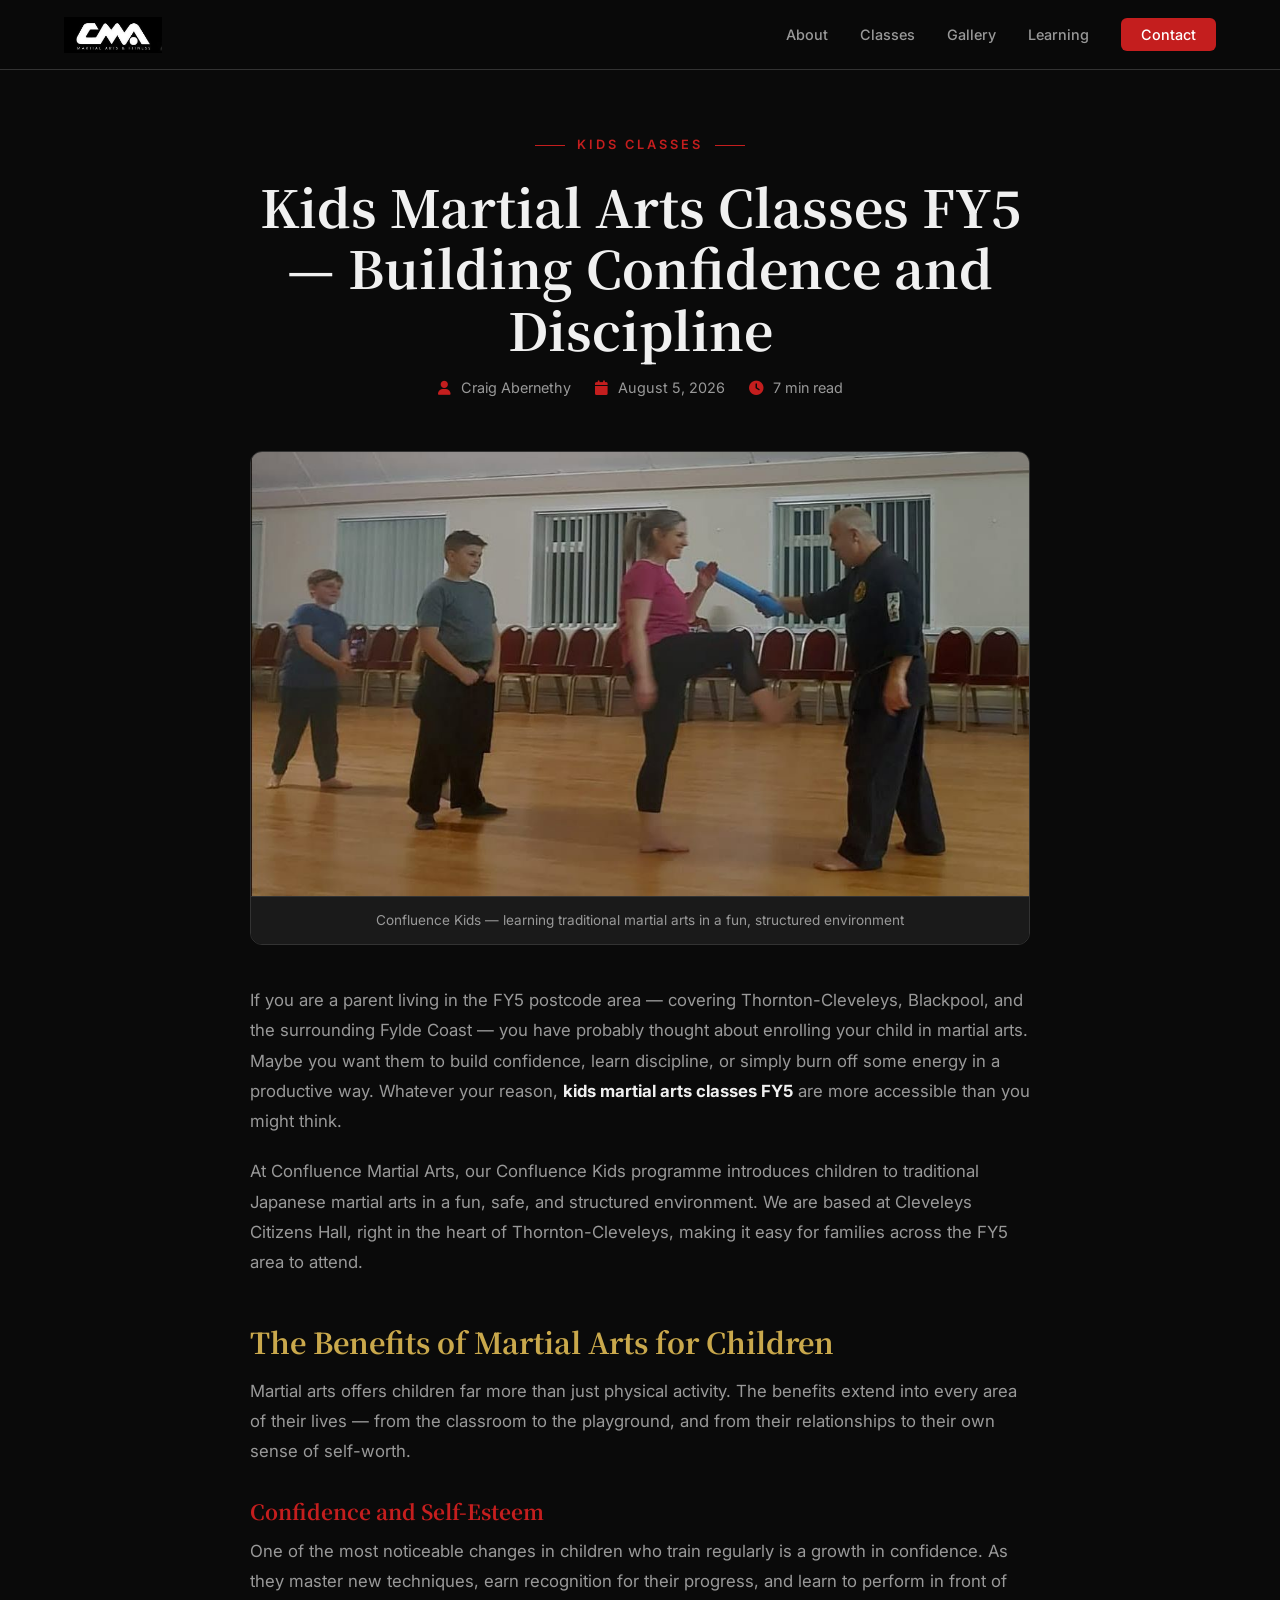
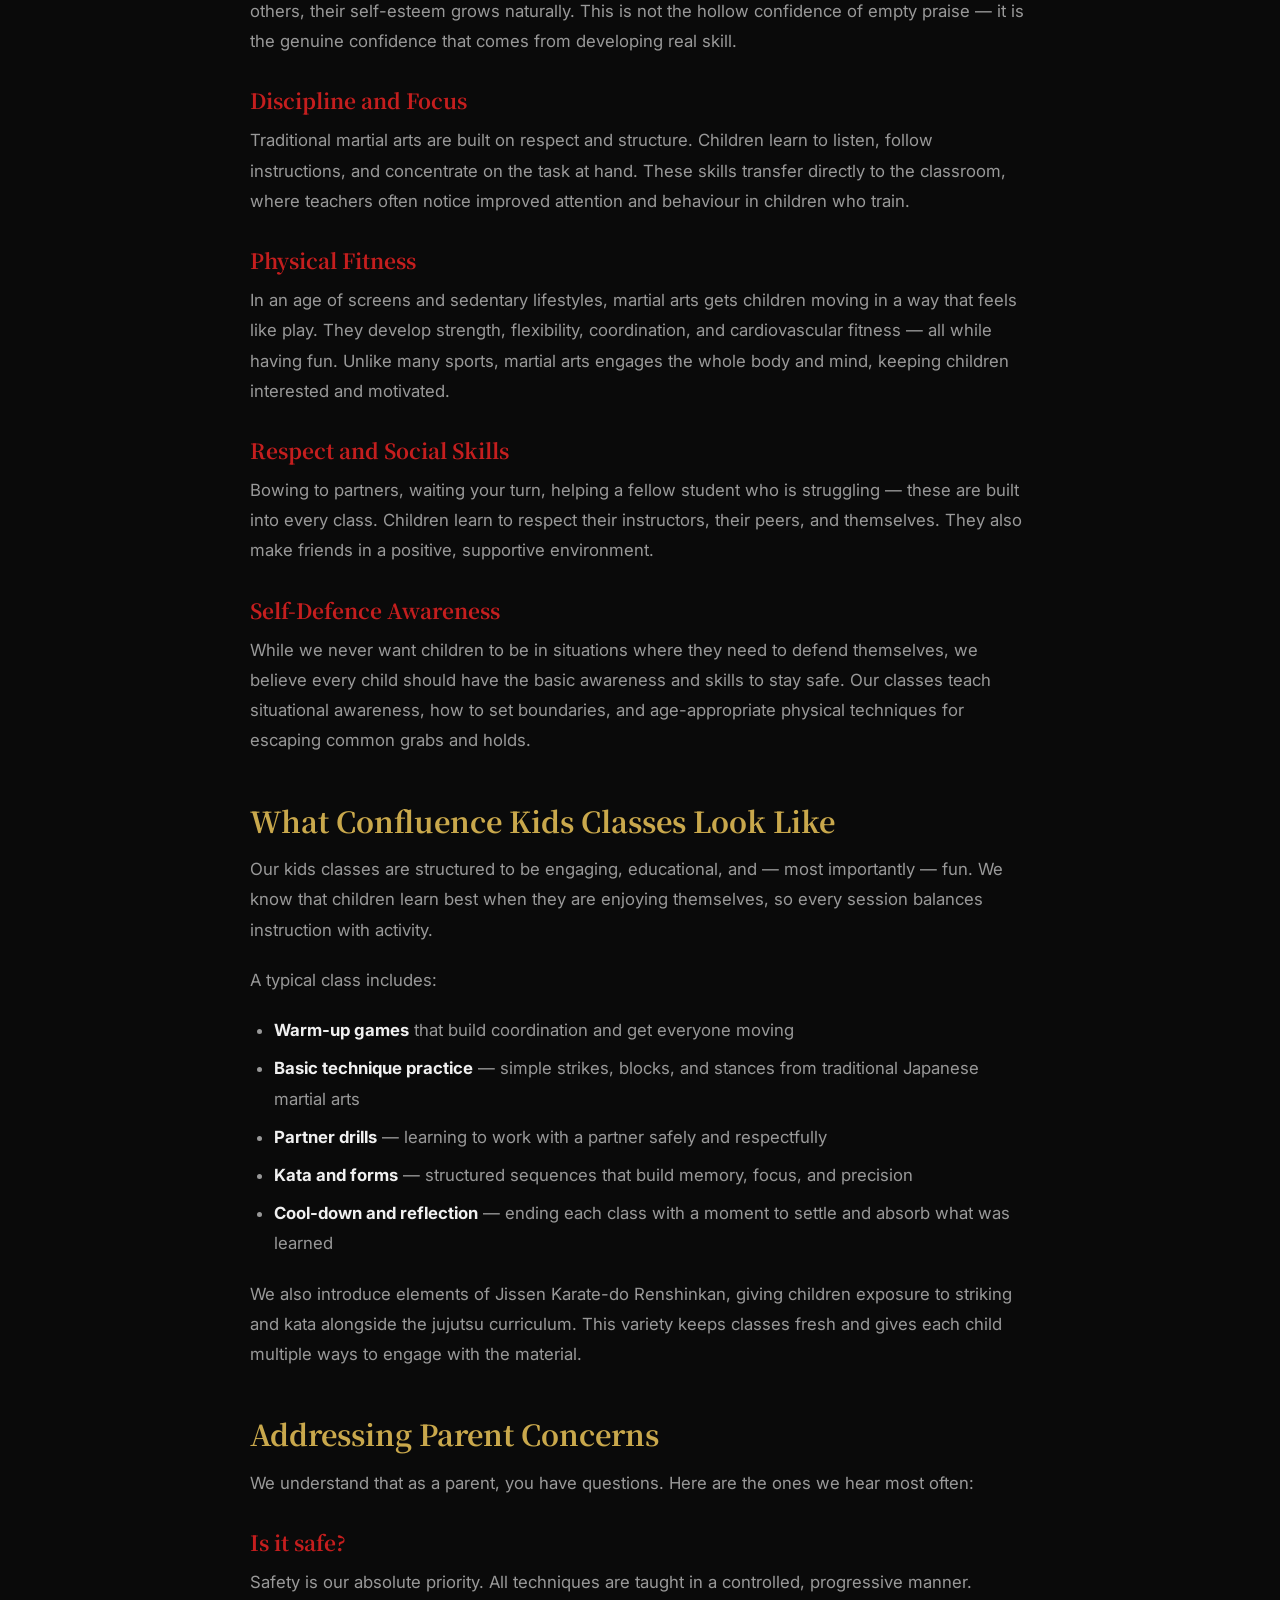
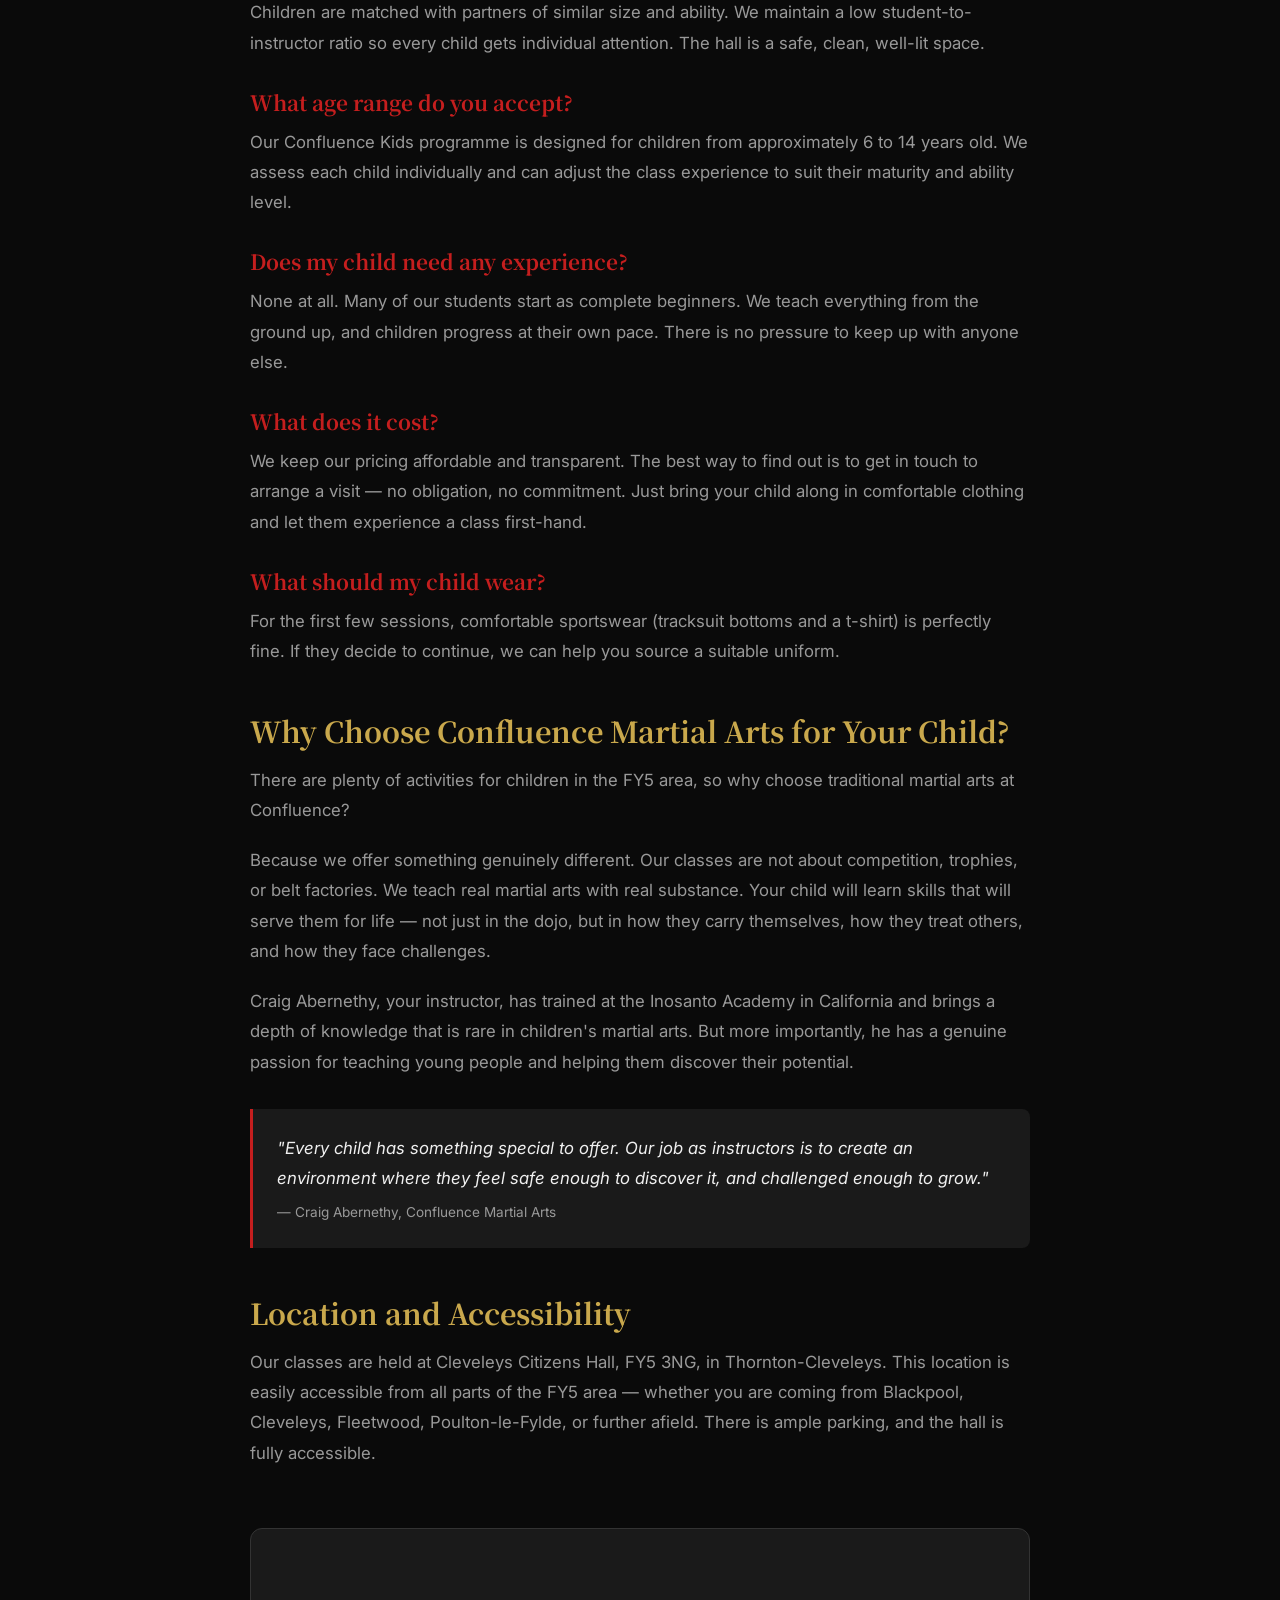
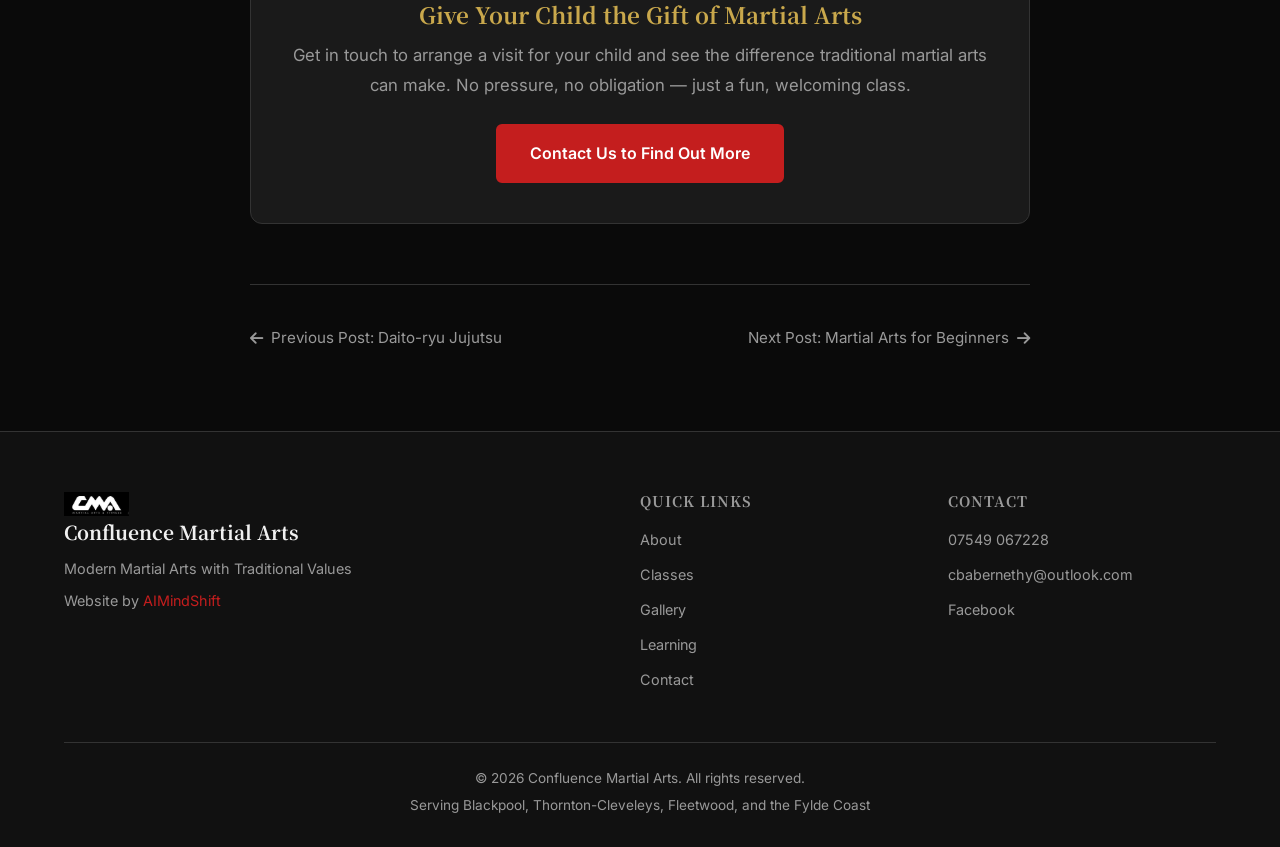
<file: blog/kids-martial-arts-classes-fy5.html>
<!DOCTYPE html>
<html lang="en">
<head>
    <meta charset="UTF-8">
    <meta name="viewport" content="width=device-width, initial-scale=1.0">
    <title>Kids Martial Arts Classes FY5 | Confluence Martial Arts in Thornton-Cleveleys</title>
    <meta name="description" content="Kids martial arts classes in FY5 — Blackpool and Thornton-Cleveleys. Build confidence, discipline, and fitness in a fun, safe environment. Get in touch to arrange a visit at Cleveleys Citizens Hall.">
    <meta name="keywords" content="kids martial arts FY5, martial arts for children Blackpool, kids martial arts classes Cleveleys, children's jujutsu Blackpool, family martial arts Fylde Coast">
    <meta name="geo.region" content="GB-LAN">
    <meta name="geo.placename" content="Thornton-Cleveleys">
    <meta name="geo.position" content="53.888;-3.010">
    <meta name="ICBM" content="53.888, -3.010">

    <!-- Open Graph -->
    <meta property="og:title" content="Kids Martial Arts Classes FY5 | Confluence Martial Arts">
    <meta property="og:description" content="Kids martial arts classes in FY5 — Blackpool and Thornton-Cleveleys. Build confidence, discipline, and fitness in a fun, safe environment. Get in touch to arrange a visit.">
    <meta property="og:type" content="article">
    <meta property="og:url" content="https://confluence-martial-arts.netlify.app/blog/kids-martial-arts-classes-fy5.html">
    <meta property="og:image" content="https://confluence-martial-arts.netlify.app/images/gallery-10.jpg">
    <meta property="og:locale" content="en_GB">

    <!-- Twitter Card -->
    <meta name="twitter:card" content="summary_large_image">
    <meta name="twitter:title" content="Kids Martial Arts Classes FY5 | Confluence Martial Arts">
    <meta name="twitter:description" content="Kids martial arts classes in FY5 — Blackpool and Thornton-Cleveleys. Build confidence, discipline, and fitness in a fun, safe environment. Get in touch to arrange a visit.">

    <!-- Article Schema -->
    <script type="application/ld+json">
    {
        "@context": "https://schema.org",
        "@type": "Article",
        "headline": "Kids Martial Arts Classes FY5 — Building Confidence and Discipline in Blackpool & Thornton-Cleveleys",
        "description": "Kids martial arts classes in FY5 — Blackpool and Thornton-Cleveleys. Build confidence, discipline, and fitness in a fun, safe environment. Get in touch to arrange a visit at Cleveleys Citizens Hall.",
        "author": {
            "@type": "Person",
            "name": "Craig Abernethy"
        },
        "publisher": {
            "@type": "Organization",
            "name": "Confluence Martial Arts",
            "logo": {
                "@type": "ImageObject",
                "url": "https://confluence-martial-arts.netlify.app/images/logo.jpg"
            }
        },
        "datePublished": "2026-08-05",
        "dateModified": "2026-08-05",
        "mainEntityOfPage": {
            "@type": "WebPage",
            "@id": "https://confluence-martial-arts.netlify.app/blog/kids-martial-arts-classes-fy5.html"
        },
        "image": "https://confluence-martial-arts.netlify.app/images/gallery-10.jpg"
    }
    </script>

    <!-- BreadcrumbList Schema -->
    <script type="application/ld+json">
    {
        "@context": "https://schema.org",
        "@type": "BreadcrumbList",
        "itemListElement": [
            {"@type": "ListItem", "position": 1, "name": "Home", "item": "https://confluence-martial-arts.netlify.app/"},
            {"@type": "ListItem", "position": 2, "name": "Blog", "item": "https://confluence-martial-arts.netlify.app/blog/"},
            {"@type": "ListItem", "position": 3, "name": "Kids Martial Arts Classes FY5", "item": "https://confluence-martial-arts.netlify.app/blog/kids-martial-arts-classes-fy5.html"}
        ]
    }
    </script>

    <!-- Fonts -->
    <link rel="preconnect" href="https://fonts.googleapis.com">
    <link rel="preconnect" href="https://fonts.gstatic.com" crossorigin>
    <link href="https://fonts.googleapis.com/css2?family=Inter:wght@400;500;600;700;800&family=Noto+Serif+JP:wght@400;600;700&display=swap" rel="stylesheet">
    <link rel="stylesheet" href="https://cdnjs.cloudflare.com/ajax/libs/font-awesome/6.5.1/css/all.min.css">
    <link rel="stylesheet" href="../style.css">

    <style>
        /* Blog-specific styles */
        .blog-post {
            padding-top: calc(var(--nav-height) + 60px);
            padding-bottom: 80px;
        }

        .blog-header {
            text-align: center;
            max-width: 800px;
            margin: 0 auto 50px;
        }

        .blog-header .section-tag {
            margin-bottom: 20px;
        }

        .blog-header h1 {
            font-size: clamp(2rem, 5vw, 3.2rem);
            margin-bottom: 16px;
            line-height: 1.2;
        }

        .blog-meta {
            display: flex;
            justify-content: center;
            gap: 24px;
            color: var(--color-text-muted);
            font-size: 0.9rem;
            flex-wrap: wrap;
        }

        .blog-meta i {
            color: var(--color-accent);
            margin-right: 6px;
        }

        .blog-content {
            max-width: 780px;
            margin: 0 auto;
        }

        .blog-content .featured-image {
            border-radius: 12px;
            overflow: hidden;
            margin-bottom: 40px;
            border: 1px solid var(--color-border);
        }

        .blog-content .featured-image img {
            width: 100%;
            height: auto;
            display: block;
        }

        .blog-content .image-caption {
            text-align: center;
            font-size: 0.85rem;
            color: var(--color-text-muted);
            padding: 12px;
            background: var(--color-bg-card);
            border-top: 1px solid var(--color-border);
        }

        .blog-content h2 {
            font-size: clamp(1.4rem, 3vw, 1.8rem);
            color: var(--color-gold);
            margin-top: 48px;
            margin-bottom: 16px;
        }

        .blog-content h3 {
            font-size: clamp(1.1rem, 2vw, 1.3rem);
            color: var(--color-accent);
            margin-top: 32px;
            margin-bottom: 12px;
        }

        .blog-content p {
            color: var(--color-text-muted);
            font-size: 1.05rem;
            line-height: 1.8;
            margin-bottom: 20px;
        }

        .blog-content ul, .blog-content ol {
            color: var(--color-text-muted);
            font-size: 1.05rem;
            line-height: 1.8;
            margin-bottom: 20px;
            padding-left: 24px;
        }

        .blog-content ul {
            list-style: disc;
        }

        .blog-content ol {
            list-style: decimal;
        }

        .blog-content li {
            margin-bottom: 8px;
        }

        .blog-content strong {
            color: var(--color-text);
        }

        .blog-content blockquote {
            background: var(--color-bg-card);
            border-left: 3px solid var(--color-accent);
            padding: 24px;
            border-radius: 0 8px 8px 0;
            margin: 32px 0;
        }

        .blog-content blockquote p {
            font-style: italic;
            margin-bottom: 0;
            color: var(--color-text);
        }

        .blog-content blockquote cite {
            display: block;
            margin-top: 8px;
            font-size: 0.85rem;
            color: var(--color-text-muted);
            font-style: normal;
        }

        .blog-cta {
            background: var(--color-bg-card);
            border: 1px solid var(--color-border);
            border-radius: 12px;
            padding: 40px;
            text-align: center;
            margin-top: 60px;
        }

        .blog-cta h3 {
            color: var(--color-gold);
            font-size: 1.4rem;
            margin-bottom: 12px;
        }

        .blog-cta p {
            color: var(--color-text-muted);
            margin-bottom: 24px;
            font-size: 1.05rem;
        }

        .blog-cta .btn {
            margin: 0 auto;
        }

        .blog-nav {
            display: flex;
            justify-content: space-between;
            margin-top: 60px;
            padding-top: 40px;
            border-top: 1px solid var(--color-border);
        }

        .blog-nav a {
            display: inline-flex;
            align-items: center;
            gap: 8px;
            color: var(--color-text-muted);
            font-size: 0.95rem;
        }

        .blog-nav a:hover {
            color: var(--color-accent);
        }

        @media (max-width: 768px) {
            .blog-post {
                padding-top: calc(var(--nav-height) + 30px);
            }
            .blog-meta {
                flex-direction: column;
                align-items: center;
                gap: 8px;
            }
            .blog-cta {
                padding: 24px;
            }
        }
    </style>
</head>
<body>
    <!-- Navigation -->
    <nav class="navbar" id="navbar">
        <div class="container nav-container">
            <a href="../index.html" class="nav-logo">
                <img src="../images/logo.jpg" alt="Confluence Martial Arts logo — Daito-ryu jujutsu and Takeuchi Renshinkan in Blackpool" class="nav-logo-img">
            </a>
            <button type="button" class="nav-toggle" id="navToggle" aria-label="Toggle navigation">
                <span></span><span></span><span></span>
            </button>
            <ul class="nav-menu" id="navMenu">
                <li><a href="../index.html#about" class="nav-link">About</a></li>
                <li><a href="../index.html#classes" class="nav-link">Classes</a></li>
                <li><a href="../index.html#gallery" class="nav-link">Gallery</a></li>
                <li><a href="../index.html#learning" class="nav-link">Learning</a></li>
                <li><a href="../index.html#contact" class="nav-link nav-cta">Contact</a></li>
            </ul>
        </div>
    </nav>

    <!-- Blog Post -->
    <section class="blog-post">
        <div class="container">
            <div class="blog-header">
                <span class="section-tag">Kids Classes</span>
                <h1>Kids Martial Arts Classes FY5 — Building Confidence and Discipline</h1>
                <div class="blog-meta">
                    <span><i class="fas fa-user"></i> Craig Abernethy</span>
                    <span><i class="fas fa-calendar"></i> August 5, 2026</span>
                    <span><i class="fas fa-clock"></i> 7 min read</span>
                </div>
            </div>

            <div class="blog-content">
                <div class="featured-image">
                    <img src="../images/gallery-10.jpg" alt="Confluence Kids martial arts class at Confluence Martial Arts in Thornton-Cleveleys">
                    <div class="image-caption">Confluence Kids — learning traditional martial arts in a fun, structured environment</div>
                </div>

                <p>If you are a parent living in the FY5 postcode area — covering Thornton-Cleveleys, Blackpool, and the surrounding Fylde Coast — you have probably thought about enrolling your child in martial arts. Maybe you want them to build confidence, learn discipline, or simply burn off some energy in a productive way. Whatever your reason, <strong>kids martial arts classes FY5</strong> are more accessible than you might think.</p>

                <p>At Confluence Martial Arts, our Confluence Kids programme introduces children to traditional Japanese martial arts in a fun, safe, and structured environment. We are based at Cleveleys Citizens Hall, right in the heart of Thornton-Cleveleys, making it easy for families across the FY5 area to attend.</p>

                <h2>The Benefits of Martial Arts for Children</h2>

                <p>Martial arts offers children far more than just physical activity. The benefits extend into every area of their lives — from the classroom to the playground, and from their relationships to their own sense of self-worth.</p>

                <h3>Confidence and Self-Esteem</h3>
                <p>One of the most noticeable changes in children who train regularly is a growth in confidence. As they master new techniques, earn recognition for their progress, and learn to perform in front of others, their self-esteem grows naturally. This is not the hollow confidence of empty praise — it is the genuine confidence that comes from developing real skill.</p>

                <h3>Discipline and Focus</h3>
                <p>Traditional martial arts are built on respect and structure. Children learn to listen, follow instructions, and concentrate on the task at hand. These skills transfer directly to the classroom, where teachers often notice improved attention and behaviour in children who train.</p>

                <h3>Physical Fitness</h3>
                <p>In an age of screens and sedentary lifestyles, martial arts gets children moving in a way that feels like play. They develop strength, flexibility, coordination, and cardiovascular fitness — all while having fun. Unlike many sports, martial arts engages the whole body and mind, keeping children interested and motivated.</p>

                <h3>Respect and Social Skills</h3>
                <p>Bowing to partners, waiting your turn, helping a fellow student who is struggling — these are built into every class. Children learn to respect their instructors, their peers, and themselves. They also make friends in a positive, supportive environment.</p>

                <h3>Self-Defence Awareness</h3>
                <p>While we never want children to be in situations where they need to defend themselves, we believe every child should have the basic awareness and skills to stay safe. Our classes teach situational awareness, how to set boundaries, and age-appropriate physical techniques for escaping common grabs and holds.</p>

                <h2>What Confluence Kids Classes Look Like</h2>

                <p>Our kids classes are structured to be engaging, educational, and — most importantly — fun. We know that children learn best when they are enjoying themselves, so every session balances instruction with activity.</p>

                <p>A typical class includes:</p>

                <ul>
                    <li><strong>Warm-up games</strong> that build coordination and get everyone moving</li>
                    <li><strong>Basic technique practice</strong> — simple strikes, blocks, and stances from traditional Japanese martial arts</li>
                    <li><strong>Partner drills</strong> — learning to work with a partner safely and respectfully</li>
                    <li><strong>Kata and forms</strong> — structured sequences that build memory, focus, and precision</li>
                    <li><strong>Cool-down and reflection</strong> — ending each class with a moment to settle and absorb what was learned</li>
                </ul>

                <p>We also introduce elements of Jissen Karate-do Renshinkan, giving children exposure to striking and kata alongside the jujutsu curriculum. This variety keeps classes fresh and gives each child multiple ways to engage with the material.</p>

                <h2>Addressing Parent Concerns</h2>

                <p>We understand that as a parent, you have questions. Here are the ones we hear most often:</p>

                <h3>Is it safe?</h3>
                <p>Safety is our absolute priority. All techniques are taught in a controlled, progressive manner. Children are matched with partners of similar size and ability. We maintain a low student-to-instructor ratio so every child gets individual attention. The hall is a safe, clean, well-lit space.</p>

                <h3>What age range do you accept?</h3>
                <p>Our Confluence Kids programme is designed for children from approximately 6 to 14 years old. We assess each child individually and can adjust the class experience to suit their maturity and ability level.</p>

                <h3>Does my child need any experience?</h3>
                <p>None at all. Many of our students start as complete beginners. We teach everything from the ground up, and children progress at their own pace. There is no pressure to keep up with anyone else.</p>

                <h3>What does it cost?</h3>
                <p>We keep our pricing affordable and transparent. The best way to find out is to get in touch to arrange a visit — no obligation, no commitment. Just bring your child along in comfortable clothing and let them experience a class first-hand.</p>

                <h3>What should my child wear?</h3>
                <p>For the first few sessions, comfortable sportswear (tracksuit bottoms and a t-shirt) is perfectly fine. If they decide to continue, we can help you source a suitable uniform.</p>

                <h2>Why Choose Confluence Martial Arts for Your Child?</h2>

                <p>There are plenty of activities for children in the FY5 area, so why choose traditional martial arts at Confluence?</p>

                <p>Because we offer something genuinely different. Our classes are not about competition, trophies, or belt factories. We teach real martial arts with real substance. Your child will learn skills that will serve them for life — not just in the dojo, but in how they carry themselves, how they treat others, and how they face challenges.</p>

                <p>Craig Abernethy, your instructor, has trained at the Inosanto Academy in California and brings a depth of knowledge that is rare in children's martial arts. But more importantly, he has a genuine passion for teaching young people and helping them discover their potential.</p>

                <blockquote>
                    <p>"Every child has something special to offer. Our job as instructors is to create an environment where they feel safe enough to discover it, and challenged enough to grow."</p>
                    <cite>— Craig Abernethy, Confluence Martial Arts</cite>
                </blockquote>

                <h2>Location and Accessibility</h2>

                <p>Our classes are held at Cleveleys Citizens Hall, FY5 3NG, in Thornton-Cleveleys. This location is easily accessible from all parts of the FY5 area — whether you are coming from Blackpool, Cleveleys, Fleetwood, Poulton-le-Fylde, or further afield. There is ample parking, and the hall is fully accessible.</p>

                <!-- CTA -->
                <div class="blog-cta">
                    <h3>Give Your Child the Gift of Martial Arts</h3>
                    <p>Get in touch to arrange a visit for your child and see the difference traditional martial arts can make. No pressure, no obligation — just a fun, welcoming class.</p>
                    <a href="../index.html#contact" class="btn btn-primary">Contact Us to Find Out More</a>
                </div>

                <!-- Blog Navigation -->
                <div class="blog-nav">
                    <a href="why-choose-daito-ryu-jujutsu-blackpool.html"><i class="fas fa-arrow-left"></i> Previous Post: Daito-ryu Jujutsu</a>
                    <a href="martial-arts-for-beginners-blackpool.html">Next Post: Martial Arts for Beginners <i class="fas fa-arrow-right"></i></a>
                </div>
            </div>
        </div>
    </section>

    <!-- Footer -->
    <footer class="footer">
        <div class="container">
            <div class="footer-content">
                <div class="footer-brand">
                    <span class="footer-logo"><img src="../images/logo.jpg" alt="Confluence Martial Arts — jujutsu classes in Blackpool and Thornton-Cleveleys" class="footer-logo-img"> Confluence Martial Arts</span>
                    <p>Modern Martial Arts with Traditional Values</p>
                    <p class="footer-attribution">Website by <a href="https://aimindshift.consulting" target="_blank" rel="noopener">AIMindShift</a></p>
                </div>
                <div class="footer-links">
                    <h4>Quick Links</h4>
                    <ul>
                        <li><a href="../index.html#about">About</a></li>
                        <li><a href="../index.html#classes">Classes</a></li>
                        <li><a href="../index.html#gallery">Gallery</a></li>
                        <li><a href="../index.html#learning">Learning</a></li>
                        <li><a href="../index.html#contact">Contact</a></li>
                    </ul>
                </div>
                <div class="footer-links">
                    <h4>Contact</h4>
                    <ul>
                        <li><a href="tel:07549067228">07549 067228</a></li>
                        <li><a href="mailto:cbabernethy@outlook.com">cbabernethy@outlook.com</a></li>
                        <li><a href="https://www.facebook.com/confluencema" target="_blank">Facebook</a></li>
                    </ul>
                </div>
            </div>
            <div class="footer-bottom">
                <p>&copy; 2026 Confluence Martial Arts. All rights reserved.</p>
                <p class="footer-location">Serving Blackpool, Thornton-Cleveleys, Fleetwood, and the Fylde Coast</p>
            </div>
        </div>
    </footer>

    <script src="../script.js"></script>
</body>
</html>
</file>
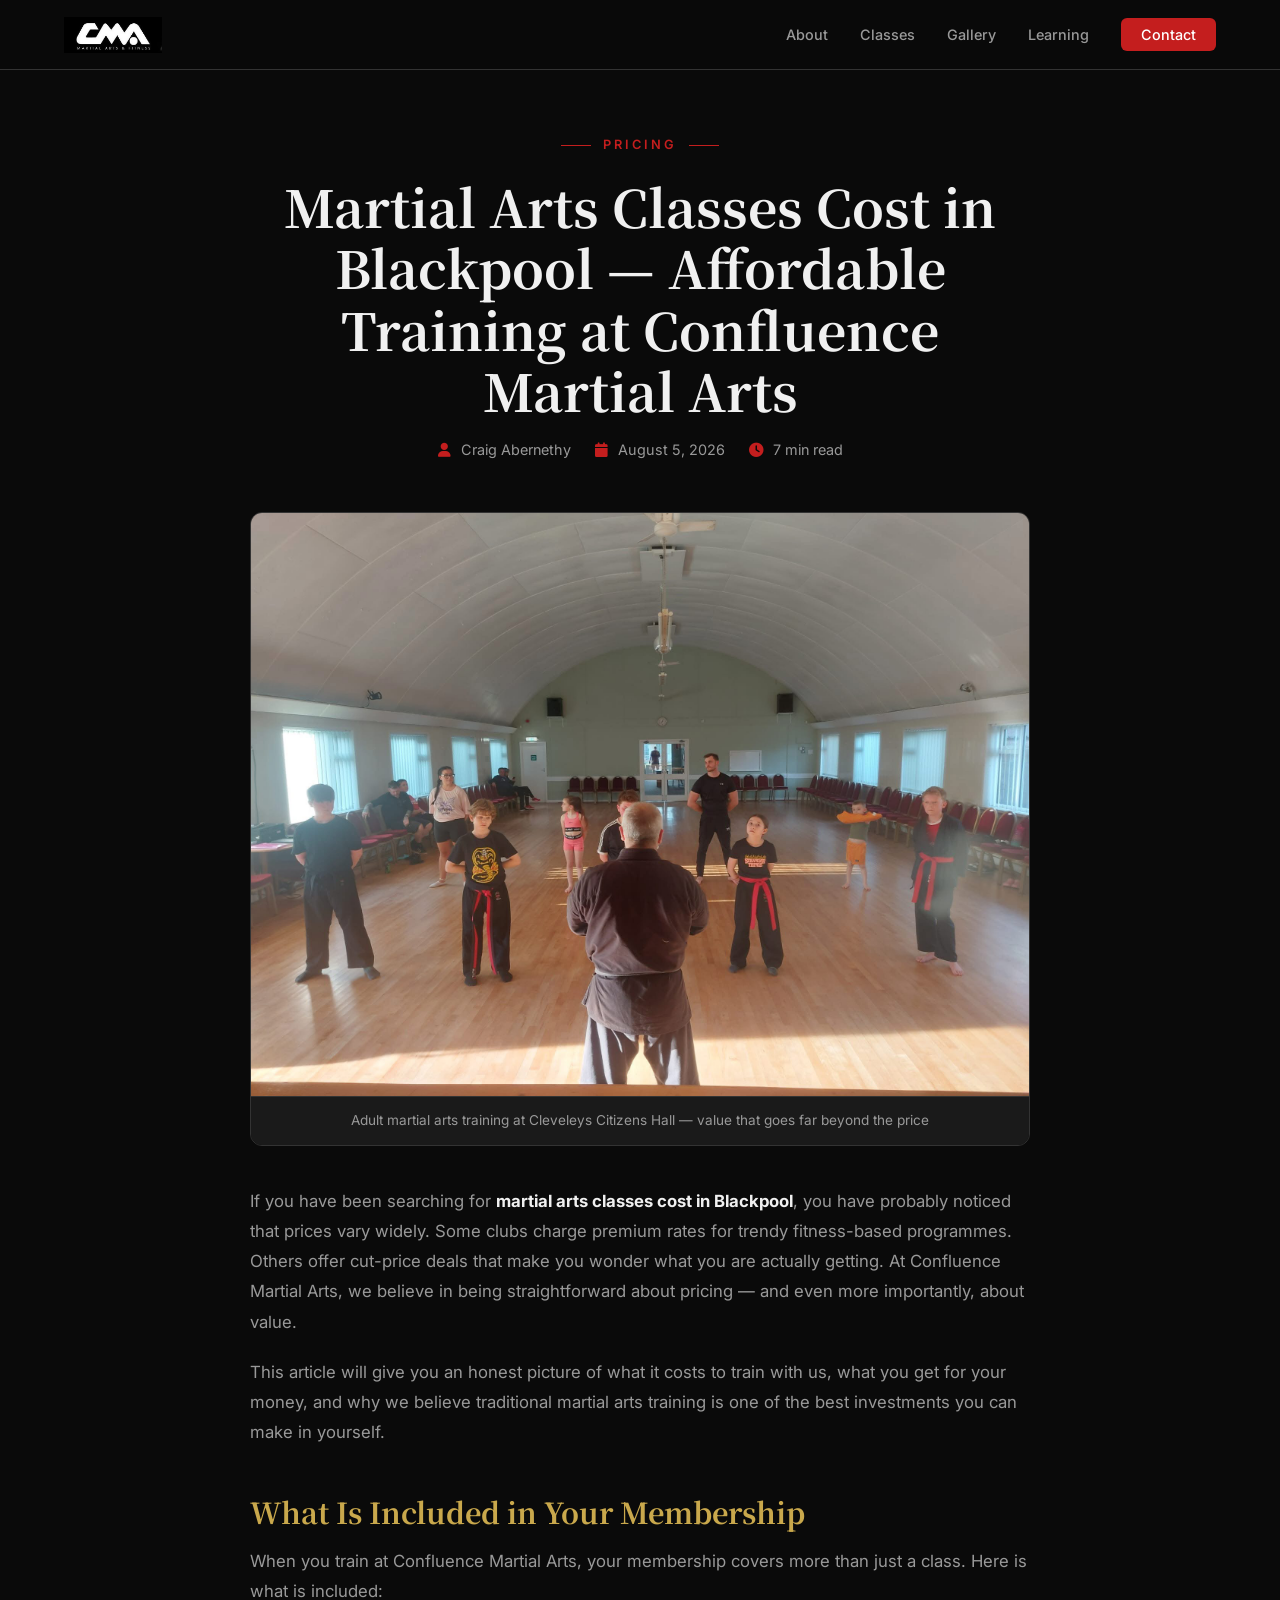
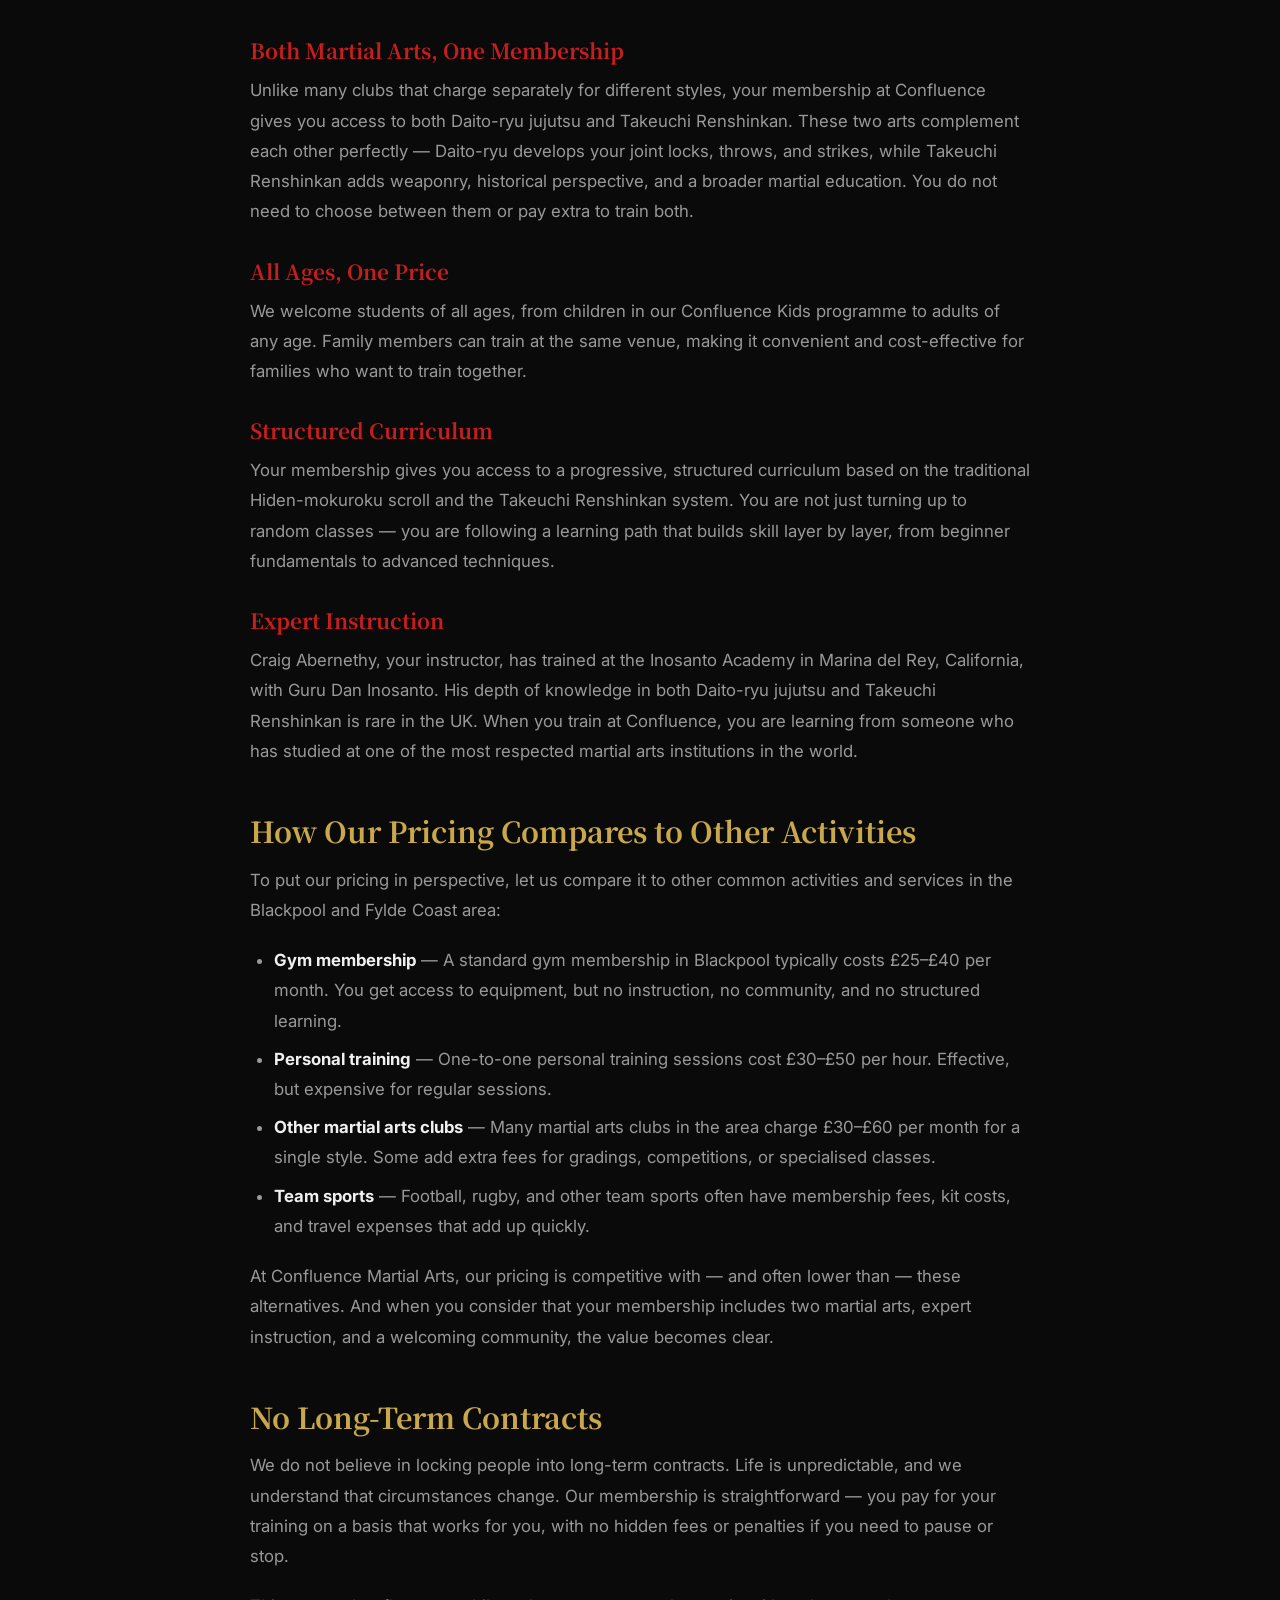
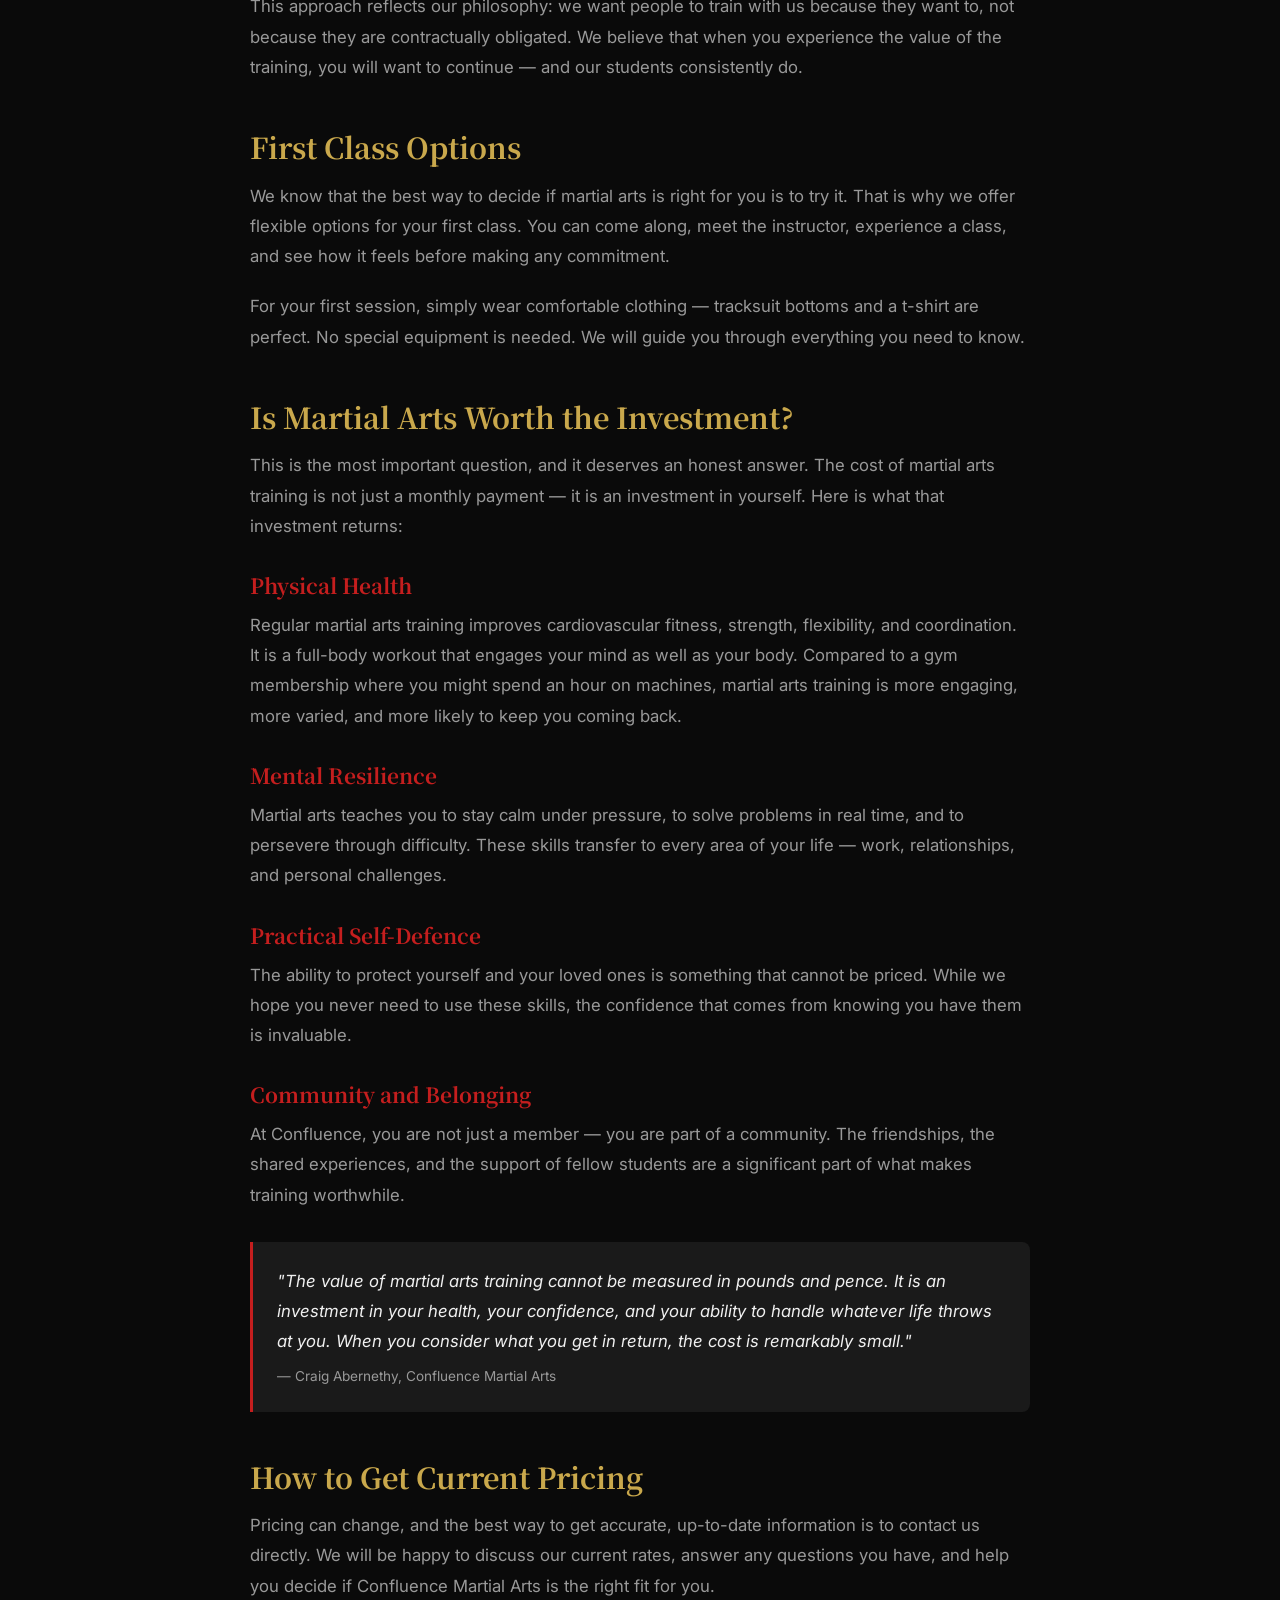
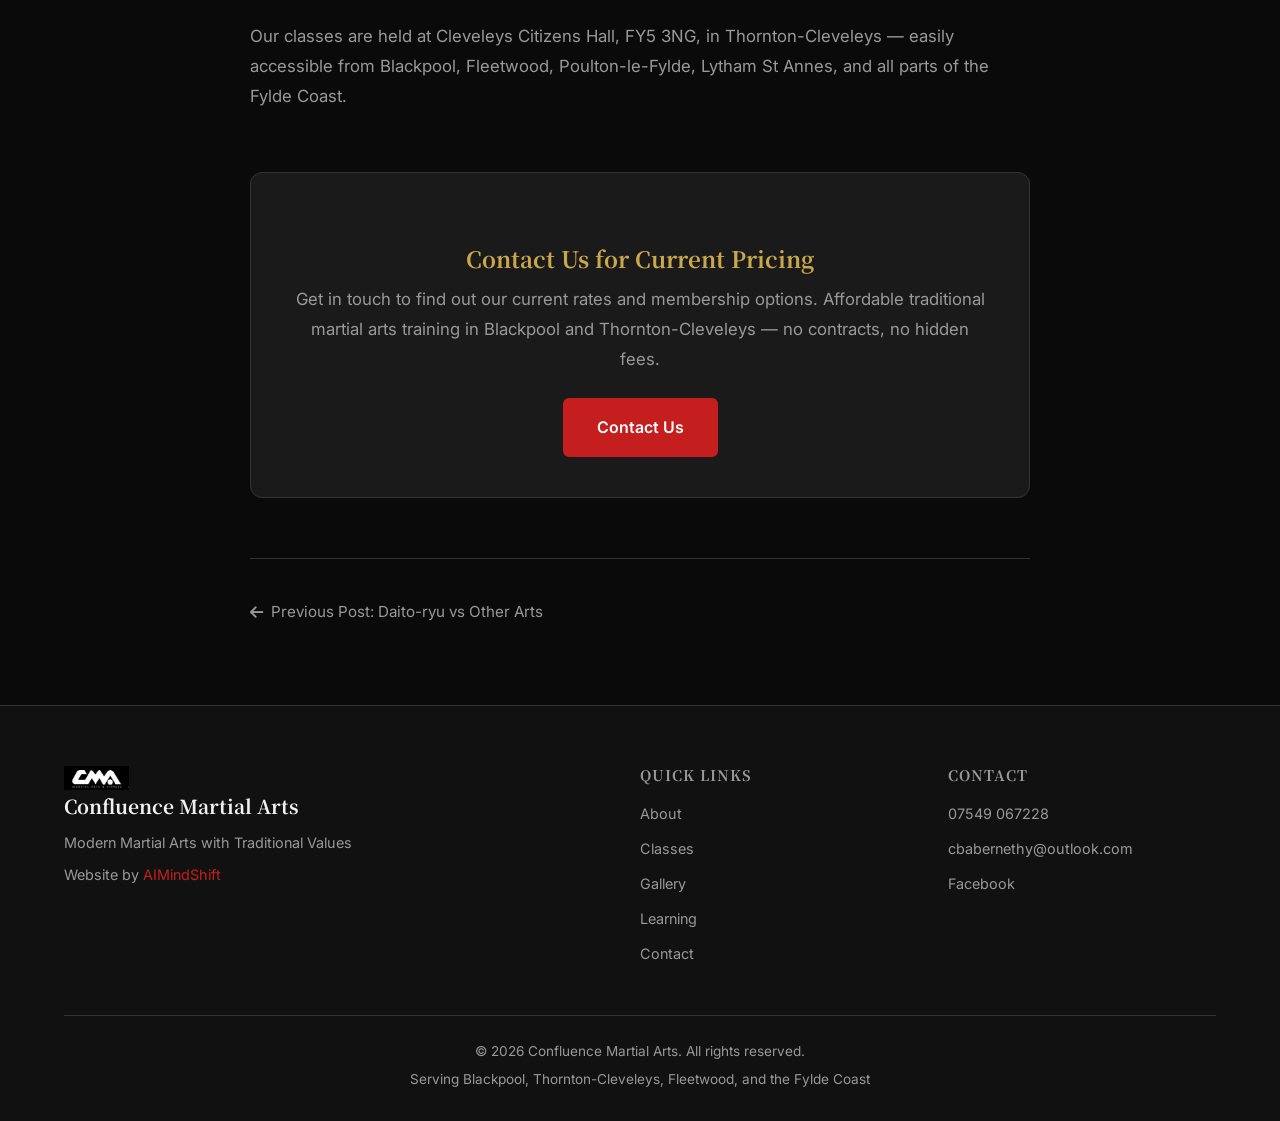
<file: blog/martial-arts-classes-cost-blackpool.html>
<!DOCTYPE html>
<html lang="en">
<head>
    <meta charset="UTF-8">
    <meta name="viewport" content="width=device-width, initial-scale=1.0">
    <title>Martial Arts Classes Cost Blackpool | Confluence Martial Arts — Affordable Adult Martial Arts</title>
    <meta name="description" content="Martial arts classes cost in Blackpool — affordable adult martial arts at Confluence Martial Arts in Thornton-Cleveleys. No long-term contracts, both styles included, all ages welcome. Contact us for current pricing.">
    <meta name="keywords" content="martial arts classes cost Blackpool, adult martial arts Blackpool affordable, martial arts pricing Blackpool, affordable martial arts Fylde Coast, jujutsu classes cost, martial arts membership Blackpool">
    <meta name="geo.region" content="GB-LAN">
    <meta name="geo.placename" content="Thornton-Cleveleys">
    <meta name="geo.position" content="53.888;-3.010">
    <meta name="ICBM" content="53.888, -3.010">

    <!-- Open Graph -->
    <meta property="og:title" content="Martial Arts Classes Cost Blackpool | Confluence Martial Arts">
    <meta property="og:description" content="Martial arts classes cost in Blackpool — affordable adult martial arts at Confluence Martial Arts in Thornton-Cleveleys. No long-term contracts, both styles included, all ages welcome. Contact us for current pricing.">
    <meta property="og:type" content="article">
    <meta property="og:url" content="https://confluence-martial-arts.netlify.app/blog/martial-arts-classes-cost-blackpool.html">
    <meta property="og:image" content="https://confluence-martial-arts.netlify.app/images/gallery-2.jpg">
    <meta property="og:locale" content="en_GB">

    <!-- Twitter Card -->
    <meta name="twitter:card" content="summary_large_image">
    <meta name="twitter:title" content="Martial Arts Classes Cost Blackpool | Confluence Martial Arts">
    <meta name="twitter:description" content="Martial arts classes cost in Blackpool — affordable adult martial arts at Confluence Martial Arts in Thornton-Cleveleys. No long-term contracts, both styles included.">

    <!-- Article Schema -->
    <script type="application/ld+json">
    {
        "@context": "https://schema.org",
        "@type": "Article",
        "headline": "Martial Arts Classes Cost in Blackpool — Affordable Training at Confluence Martial Arts",
        "description": "Martial arts classes cost in Blackpool — affordable adult martial arts at Confluence Martial Arts in Thornton-Cleveleys. No long-term contracts, both styles included, all ages welcome.",
        "author": {
            "@type": "Person",
            "name": "Craig Abernethy"
        },
        "publisher": {
            "@type": "Organization",
            "name": "Confluence Martial Arts",
            "logo": {
                "@type": "ImageObject",
                "url": "https://confluence-martial-arts.netlify.app/images/logo.jpg"
            }
        },
        "datePublished": "2026-08-05",
        "dateModified": "2026-08-05",
        "mainEntityOfPage": {
            "@type": "WebPage",
            "@id": "https://confluence-martial-arts.netlify.app/blog/martial-arts-classes-cost-blackpool.html"
        },
        "image": "https://confluence-martial-arts.netlify.app/images/gallery-2.jpg"
    }
    </script>

    <!-- BreadcrumbList Schema -->
    <script type="application/ld+json">
    {
        "@context": "https://schema.org",
        "@type": "BreadcrumbList",
        "itemListElement": [
            {"@type": "ListItem", "position": 1, "name": "Home", "item": "https://confluence-martial-arts.netlify.app/"},
            {"@type": "ListItem", "position": 2, "name": "Blog", "item": "https://confluence-martial-arts.netlify.app/blog/"},
            {"@type": "ListItem", "position": 3, "name": "Martial Arts Classes Cost Blackpool", "item": "https://confluence-martial-arts.netlify.app/blog/martial-arts-classes-cost-blackpool.html"}
        ]
    }
    </script>

    <!-- Fonts -->
    <link rel="preconnect" href="https://fonts.googleapis.com">
    <link rel="preconnect" href="https://fonts.gstatic.com" crossorigin>
    <link href="https://fonts.googleapis.com/css2?family=Inter:wght@400;500;600;700;800&family=Noto+Serif+JP:wght@400;600;700&display=swap" rel="stylesheet">
    <link rel="stylesheet" href="https://cdnjs.cloudflare.com/ajax/libs/font-awesome/6.5.1/css/all.min.css">
    <link rel="stylesheet" href="../style.css">

    <style>
        /* Blog-specific styles */
        .blog-post {
            padding-top: calc(var(--nav-height) + 60px);
            padding-bottom: 80px;
        }

        .blog-header {
            text-align: center;
            max-width: 800px;
            margin: 0 auto 50px;
        }

        .blog-header .section-tag {
            margin-bottom: 20px;
        }

        .blog-header h1 {
            font-size: clamp(2rem, 5vw, 3.2rem);
            margin-bottom: 16px;
            line-height: 1.2;
        }

        .blog-meta {
            display: flex;
            justify-content: center;
            gap: 24px;
            color: var(--color-text-muted);
            font-size: 0.9rem;
            flex-wrap: wrap;
        }

        .blog-meta i {
            color: var(--color-accent);
            margin-right: 6px;
        }

        .blog-content {
            max-width: 780px;
            margin: 0 auto;
        }

        .blog-content .featured-image {
            border-radius: 12px;
            overflow: hidden;
            margin-bottom: 40px;
            border: 1px solid var(--color-border);
        }

        .blog-content .featured-image img {
            width: 100%;
            height: auto;
            display: block;
        }

        .blog-content .image-caption {
            text-align: center;
            font-size: 0.85rem;
            color: var(--color-text-muted);
            padding: 12px;
            background: var(--color-bg-card);
            border-top: 1px solid var(--color-border);
        }

        .blog-content h2 {
            font-size: clamp(1.4rem, 3vw, 1.8rem);
            color: var(--color-gold);
            margin-top: 48px;
            margin-bottom: 16px;
        }

        .blog-content h3 {
            font-size: clamp(1.1rem, 2vw, 1.3rem);
            color: var(--color-accent);
            margin-top: 32px;
            margin-bottom: 12px;
        }

        .blog-content p {
            color: var(--color-text-muted);
            font-size: 1.05rem;
            line-height: 1.8;
            margin-bottom: 20px;
        }

        .blog-content ul, .blog-content ol {
            color: var(--color-text-muted);
            font-size: 1.05rem;
            line-height: 1.8;
            margin-bottom: 20px;
            padding-left: 24px;
        }

        .blog-content ul {
            list-style: disc;
        }

        .blog-content ol {
            list-style: decimal;
        }

        .blog-content li {
            margin-bottom: 8px;
        }

        .blog-content strong {
            color: var(--color-text);
        }

        .blog-content blockquote {
            background: var(--color-bg-card);
            border-left: 3px solid var(--color-accent);
            padding: 24px;
            border-radius: 0 8px 8px 0;
            margin: 32px 0;
        }

        .blog-content blockquote p {
            font-style: italic;
            margin-bottom: 0;
            color: var(--color-text);
        }

        .blog-content blockquote cite {
            display: block;
            margin-top: 8px;
            font-size: 0.85rem;
            color: var(--color-text-muted);
            font-style: normal;
        }

        .blog-cta {
            background: var(--color-bg-card);
            border: 1px solid var(--color-border);
            border-radius: 12px;
            padding: 40px;
            text-align: center;
            margin-top: 60px;
        }

        .blog-cta h3 {
            color: var(--color-gold);
            font-size: 1.4rem;
            margin-bottom: 12px;
        }

        .blog-cta p {
            color: var(--color-text-muted);
            margin-bottom: 24px;
            font-size: 1.05rem;
        }

        .blog-cta .btn {
            margin: 0 auto;
        }

        .blog-nav {
            display: flex;
            justify-content: space-between;
            margin-top: 60px;
            padding-top: 40px;
            border-top: 1px solid var(--color-border);
        }

        .blog-nav a {
            display: inline-flex;
            align-items: center;
            gap: 8px;
            color: var(--color-text-muted);
            font-size: 0.95rem;
        }

        .blog-nav a:hover {
            color: var(--color-accent);
        }

        @media (max-width: 768px) {
            .blog-post {
                padding-top: calc(var(--nav-height) + 30px);
            }
            .blog-meta {
                flex-direction: column;
                align-items: center;
                gap: 8px;
            }
            .blog-cta {
                padding: 24px;
            }
        }
    </style>
</head>
<body>
    <!-- Navigation -->
    <nav class="navbar" id="navbar">
        <div class="container nav-container">
            <a href="../index.html" class="nav-logo">
                <img src="../images/logo.jpg" alt="Confluence Martial Arts logo — Daito-ryu jujutsu and Takeuchi Renshinkan in Blackpool" class="nav-logo-img">
            </a>
            <button type="button" class="nav-toggle" id="navToggle" aria-label="Toggle navigation">
                <span></span><span></span><span></span>
            </button>
            <ul class="nav-menu" id="navMenu">
                <li><a href="../index.html#about" class="nav-link">About</a></li>
                <li><a href="../index.html#classes" class="nav-link">Classes</a></li>
                <li><a href="../index.html#gallery" class="nav-link">Gallery</a></li>
                <li><a href="../index.html#learning" class="nav-link">Learning</a></li>
                <li><a href="../index.html#contact" class="nav-link nav-cta">Contact</a></li>
            </ul>
        </div>
    </nav>

    <!-- Blog Post -->
    <section class="blog-post">
        <div class="container">
            <div class="blog-header">
                <span class="section-tag">Pricing</span>
                <h1>Martial Arts Classes Cost in Blackpool — Affordable Training at Confluence Martial Arts</h1>
                <div class="blog-meta">
                    <span><i class="fas fa-user"></i> Craig Abernethy</span>
                    <span><i class="fas fa-calendar"></i> August 5, 2026</span>
                    <span><i class="fas fa-clock"></i> 7 min read</span>
                </div>
            </div>

            <div class="blog-content">
                <div class="featured-image">
                    <img src="../images/gallery-2.jpg" alt="Adult martial arts training at Confluence Martial Arts in Blackpool — affordable classes for all ages">
                    <div class="image-caption">Adult martial arts training at Cleveleys Citizens Hall — value that goes far beyond the price</div>
                </div>

                <p>If you have been searching for <strong>martial arts classes cost in Blackpool</strong>, you have probably noticed that prices vary widely. Some clubs charge premium rates for trendy fitness-based programmes. Others offer cut-price deals that make you wonder what you are actually getting. At Confluence Martial Arts, we believe in being straightforward about pricing — and even more importantly, about value.</p>

                <p>This article will give you an honest picture of what it costs to train with us, what you get for your money, and why we believe traditional martial arts training is one of the best investments you can make in yourself.</p>

                <h2>What Is Included in Your Membership</h2>

                <p>When you train at Confluence Martial Arts, your membership covers more than just a class. Here is what is included:</p>

                <h3>Both Martial Arts, One Membership</h3>
                <p>Unlike many clubs that charge separately for different styles, your membership at Confluence gives you access to both Daito-ryu jujutsu and Takeuchi Renshinkan. These two arts complement each other perfectly — Daito-ryu develops your joint locks, throws, and strikes, while Takeuchi Renshinkan adds weaponry, historical perspective, and a broader martial education. You do not need to choose between them or pay extra to train both.</p>

                <h3>All Ages, One Price</h3>
                <p>We welcome students of all ages, from children in our Confluence Kids programme to adults of any age. Family members can train at the same venue, making it convenient and cost-effective for families who want to train together.</p>

                <h3>Structured Curriculum</h3>
                <p>Your membership gives you access to a progressive, structured curriculum based on the traditional Hiden-mokuroku scroll and the Takeuchi Renshinkan system. You are not just turning up to random classes — you are following a learning path that builds skill layer by layer, from beginner fundamentals to advanced techniques.</p>

                <h3>Expert Instruction</h3>
                <p>Craig Abernethy, your instructor, has trained at the Inosanto Academy in Marina del Rey, California, with Guru Dan Inosanto. His depth of knowledge in both Daito-ryu jujutsu and Takeuchi Renshinkan is rare in the UK. When you train at Confluence, you are learning from someone who has studied at one of the most respected martial arts institutions in the world.</p>

                <h2>How Our Pricing Compares to Other Activities</h2>

                <p>To put our pricing in perspective, let us compare it to other common activities and services in the Blackpool and Fylde Coast area:</p>

                <ul>
                    <li><strong>Gym membership</strong> — A standard gym membership in Blackpool typically costs £25–£40 per month. You get access to equipment, but no instruction, no community, and no structured learning.</li>
                    <li><strong>Personal training</strong> — One-to-one personal training sessions cost £30–£50 per hour. Effective, but expensive for regular sessions.</li>
                    <li><strong>Other martial arts clubs</strong> — Many martial arts clubs in the area charge £30–£60 per month for a single style. Some add extra fees for gradings, competitions, or specialised classes.</li>
                    <li><strong>Team sports</strong> — Football, rugby, and other team sports often have membership fees, kit costs, and travel expenses that add up quickly.</li>
                </ul>

                <p>At Confluence Martial Arts, our pricing is competitive with — and often lower than — these alternatives. And when you consider that your membership includes two martial arts, expert instruction, and a welcoming community, the value becomes clear.</p>

                <h2>No Long-Term Contracts</h2>

                <p>We do not believe in locking people into long-term contracts. Life is unpredictable, and we understand that circumstances change. Our membership is straightforward — you pay for your training on a basis that works for you, with no hidden fees or penalties if you need to pause or stop.</p>

                <p>This approach reflects our philosophy: we want people to train with us because they want to, not because they are contractually obligated. We believe that when you experience the value of the training, you will want to continue — and our students consistently do.</p>

                <h2>First Class Options</h2>

                <p>We know that the best way to decide if martial arts is right for you is to try it. That is why we offer flexible options for your first class. You can come along, meet the instructor, experience a class, and see how it feels before making any commitment.</p>

                <p>For your first session, simply wear comfortable clothing — tracksuit bottoms and a t-shirt are perfect. No special equipment is needed. We will guide you through everything you need to know.</p>

                <h2>Is Martial Arts Worth the Investment?</h2>

                <p>This is the most important question, and it deserves an honest answer. The cost of martial arts training is not just a monthly payment — it is an investment in yourself. Here is what that investment returns:</p>

                <h3>Physical Health</h3>
                <p>Regular martial arts training improves cardiovascular fitness, strength, flexibility, and coordination. It is a full-body workout that engages your mind as well as your body. Compared to a gym membership where you might spend an hour on machines, martial arts training is more engaging, more varied, and more likely to keep you coming back.</p>

                <h3>Mental Resilience</h3>
                <p>Martial arts teaches you to stay calm under pressure, to solve problems in real time, and to persevere through difficulty. These skills transfer to every area of your life — work, relationships, and personal challenges.</p>

                <h3>Practical Self-Defence</h3>
                <p>The ability to protect yourself and your loved ones is something that cannot be priced. While we hope you never need to use these skills, the confidence that comes from knowing you have them is invaluable.</p>

                <h3>Community and Belonging</h3>
                <p>At Confluence, you are not just a member — you are part of a community. The friendships, the shared experiences, and the support of fellow students are a significant part of what makes training worthwhile.</p>

                <blockquote>
                    <p>"The value of martial arts training cannot be measured in pounds and pence. It is an investment in your health, your confidence, and your ability to handle whatever life throws at you. When you consider what you get in return, the cost is remarkably small."</p>
                    <cite>— Craig Abernethy, Confluence Martial Arts</cite>
                </blockquote>

                <h2>How to Get Current Pricing</h2>

                <p>Pricing can change, and the best way to get accurate, up-to-date information is to contact us directly. We will be happy to discuss our current rates, answer any questions you have, and help you decide if Confluence Martial Arts is the right fit for you.</p>

                <p>Our classes are held at Cleveleys Citizens Hall, FY5 3NG, in Thornton-Cleveleys — easily accessible from Blackpool, Fleetwood, Poulton-le-Fylde, Lytham St Annes, and all parts of the Fylde Coast.</p>

                <!-- CTA -->
                <div class="blog-cta">
                    <h3>Contact Us for Current Pricing</h3>
                    <p>Get in touch to find out our current rates and membership options. Affordable traditional martial arts training in Blackpool and Thornton-Cleveleys — no contracts, no hidden fees.</p>
                    <a href="../index.html#contact" class="btn btn-primary">Contact Us</a>
                </div>

                <!-- Blog Navigation -->
                <div class="blog-nav">
                    <a href="daito-ryu-vs-other-martial-arts.html"><i class="fas fa-arrow-left"></i> Previous Post: Daito-ryu vs Other Arts</a>
                    <span></span>
                </div>
            </div>
        </div>
    </section>

    <!-- Footer -->
    <footer class="footer">
        <div class="container">
            <div class="footer-content">
                <div class="footer-brand">
                    <span class="footer-logo"><img src="../images/logo.jpg" alt="Confluence Martial Arts — jujutsu classes in Blackpool and Thornton-Cleveleys" class="footer-logo-img"> Confluence Martial Arts</span>
                    <p>Modern Martial Arts with Traditional Values</p>
                    <p class="footer-attribution">Website by <a href="https://aimindshift.consulting" target="_blank" rel="noopener">AIMindShift</a></p>
                </div>
                <div class="footer-links">
                    <h4>Quick Links</h4>
                    <ul>
                        <li><a href="../index.html#about">About</a></li>
                        <li><a href="../index.html#classes">Classes</a></li>
                        <li><a href="../index.html#gallery">Gallery</a></li>
                        <li><a href="../index.html#learning">Learning</a></li>
                        <li><a href="../index.html#contact">Contact</a></li>
                    </ul>
                </div>
                <div class="footer-links">
                    <h4>Contact</h4>
                    <ul>
                        <li><a href="tel:07549067228">07549 067228</a></li>
                        <li><a href="mailto:cbabernethy@outlook.com">cbabernethy@outlook.com</a></li>
                        <li><a href="https://www.facebook.com/confluencema" target="_blank">Facebook</a></li>
                    </ul>
                </div>
            </div>
            <div class="footer-bottom">
                <p>&copy; 2026 Confluence Martial Arts. All rights reserved.</p>
                <p class="footer-location">Serving Blackpool, Thornton-Cleveleys, Fleetwood, and the Fylde Coast</p>
            </div>
        </div>
    </footer>

    <script src="../script.js"></script>
</body>
</html>
</file>
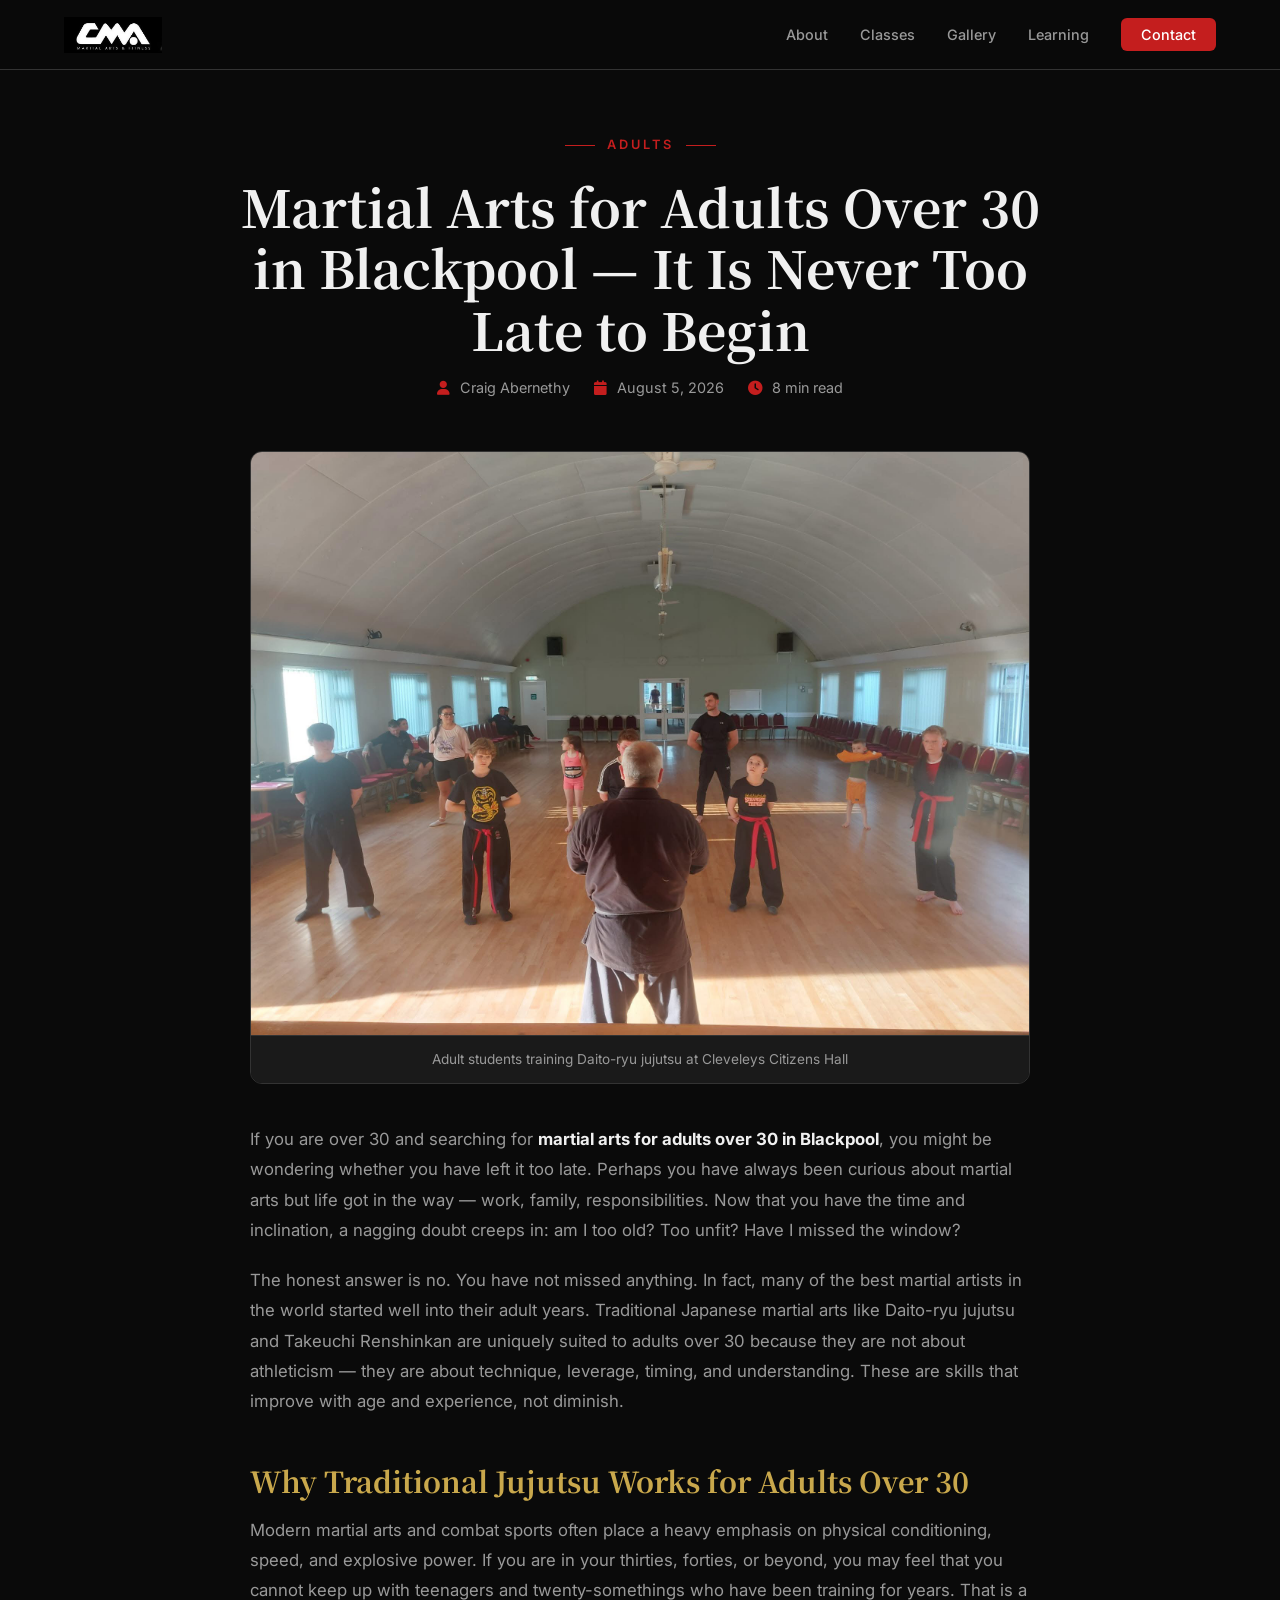
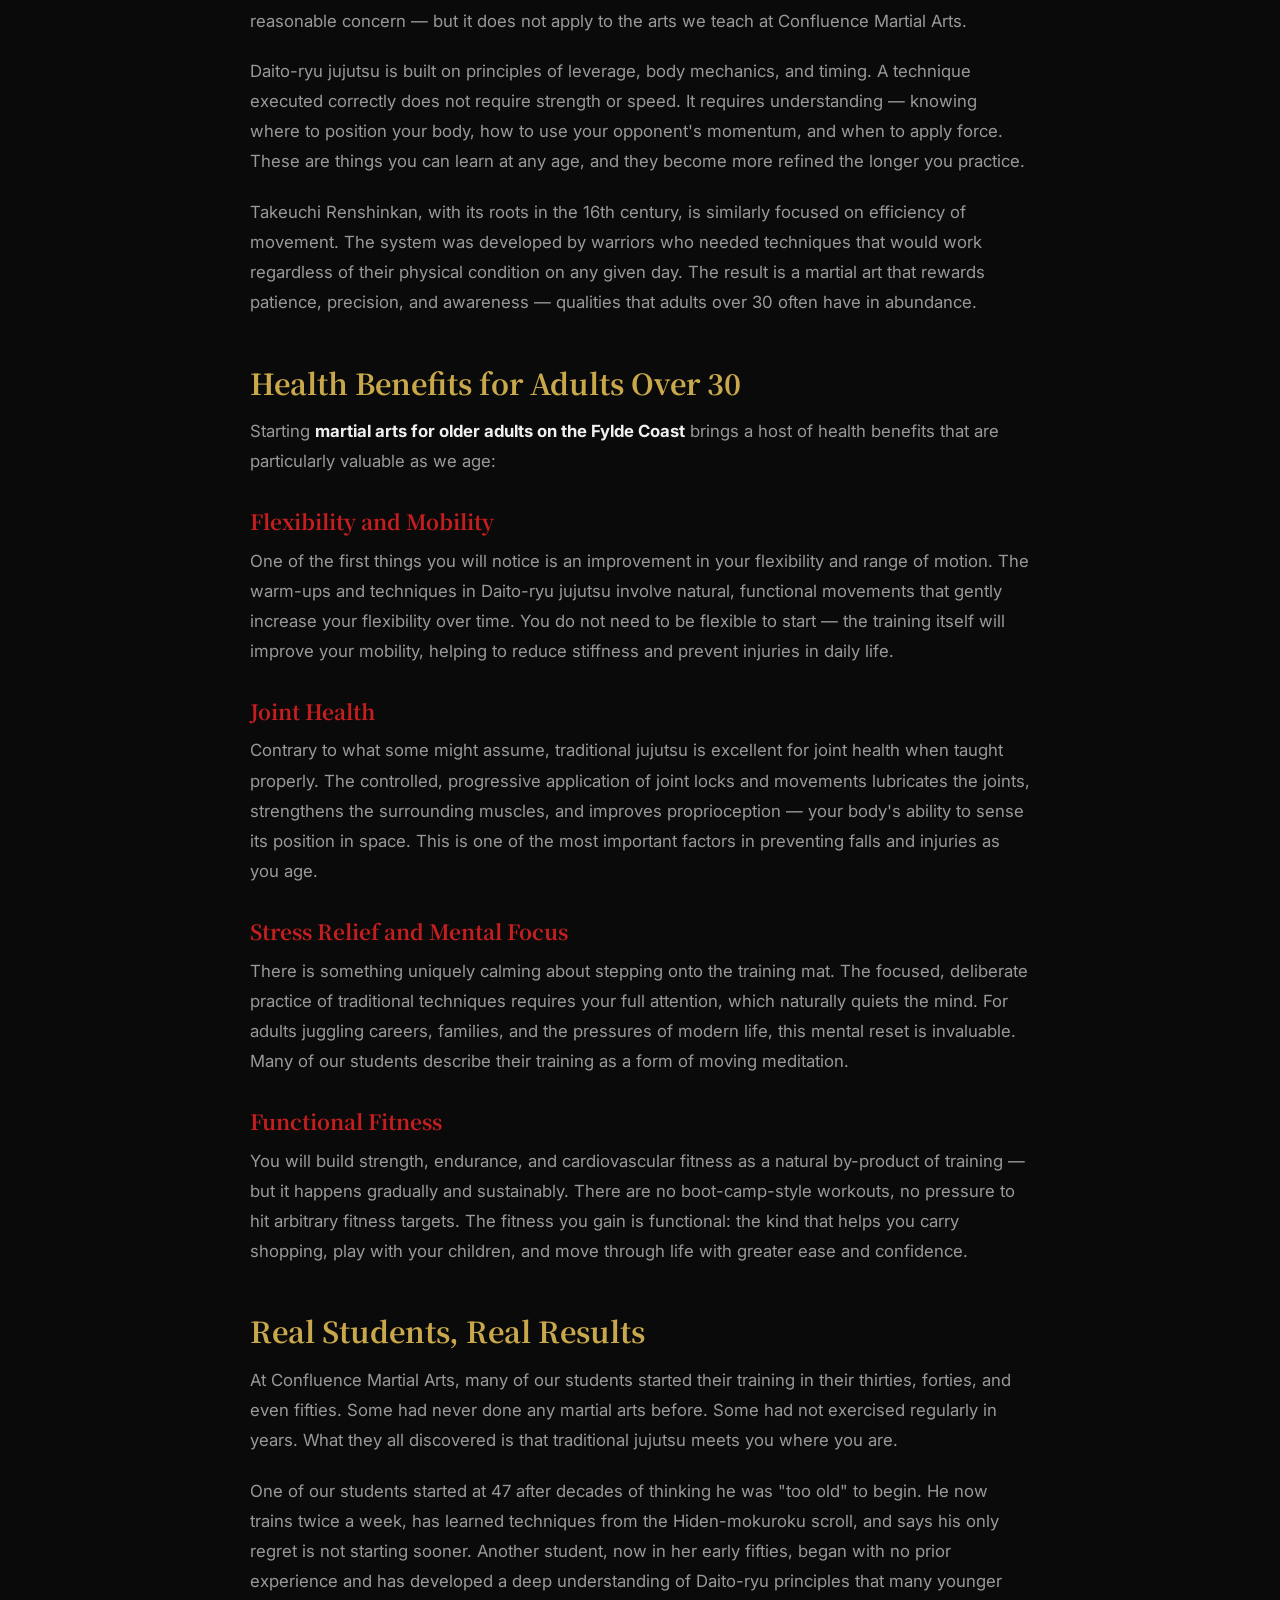
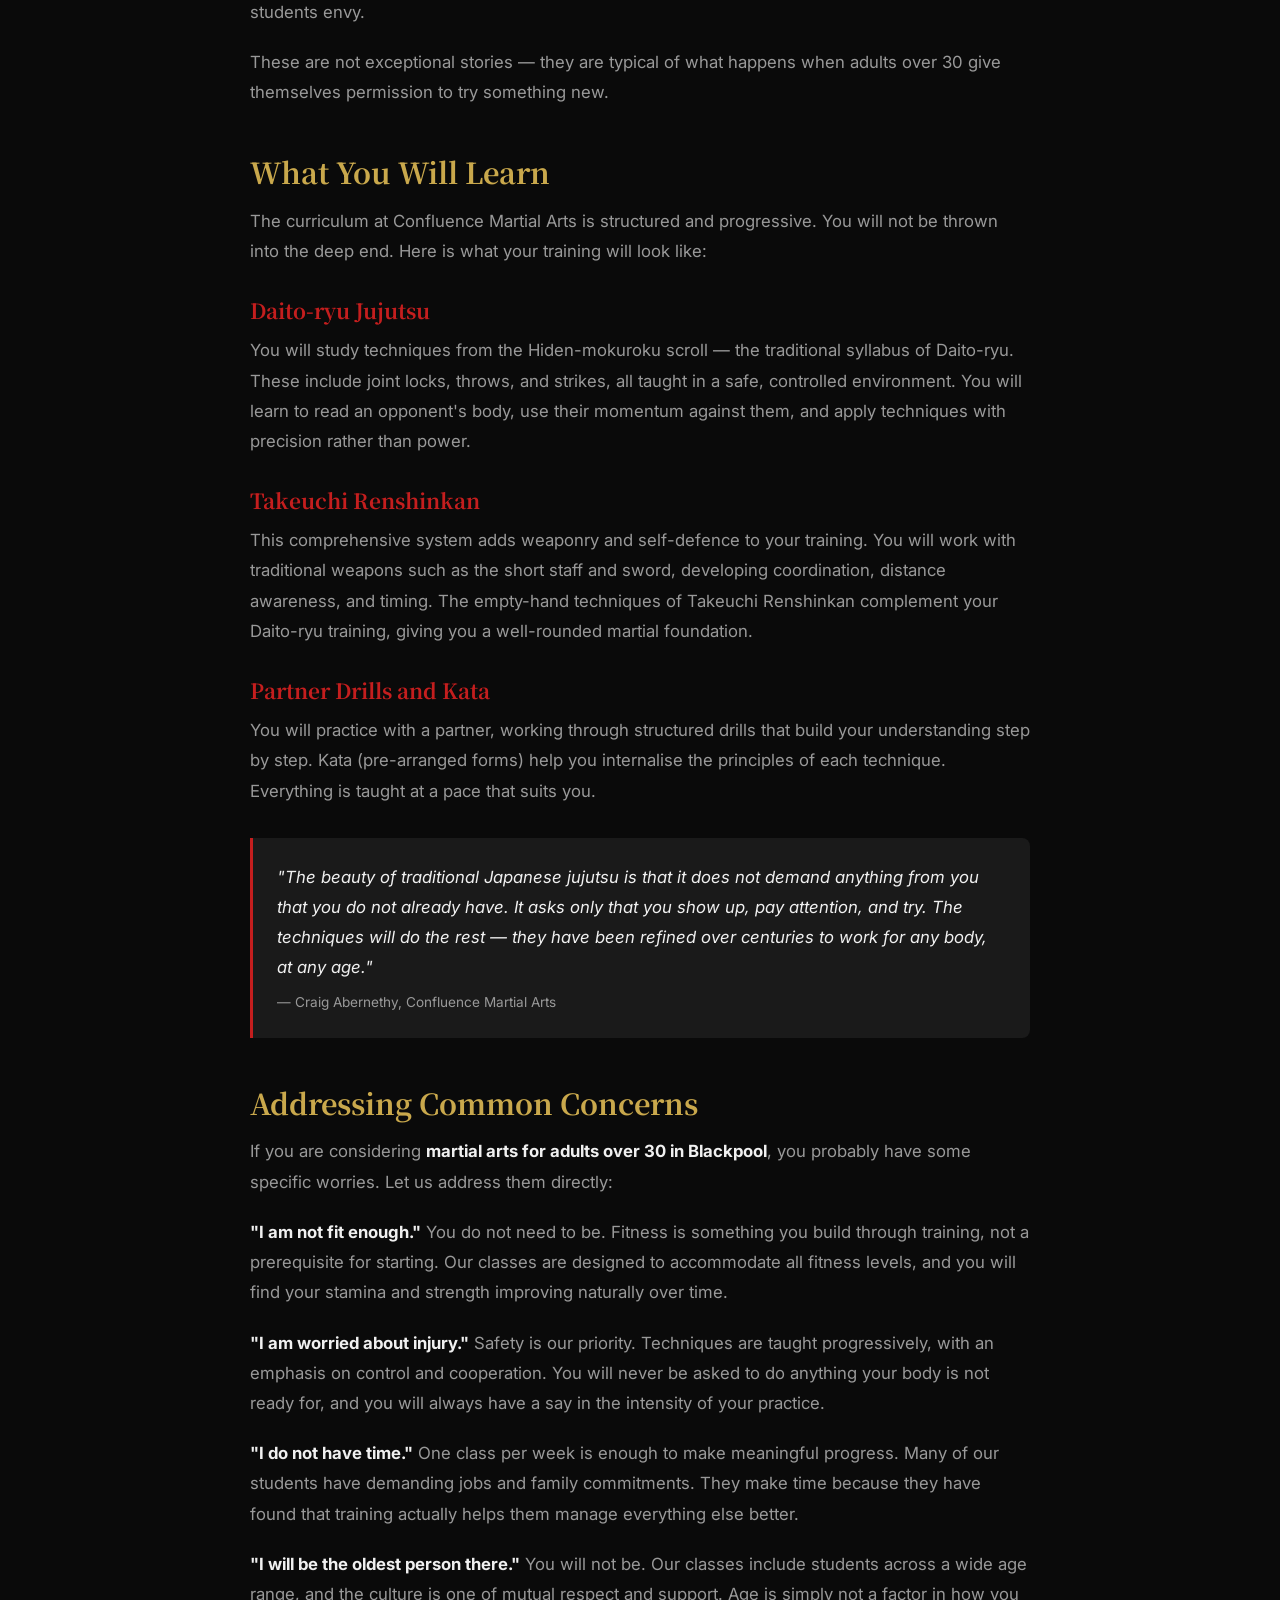
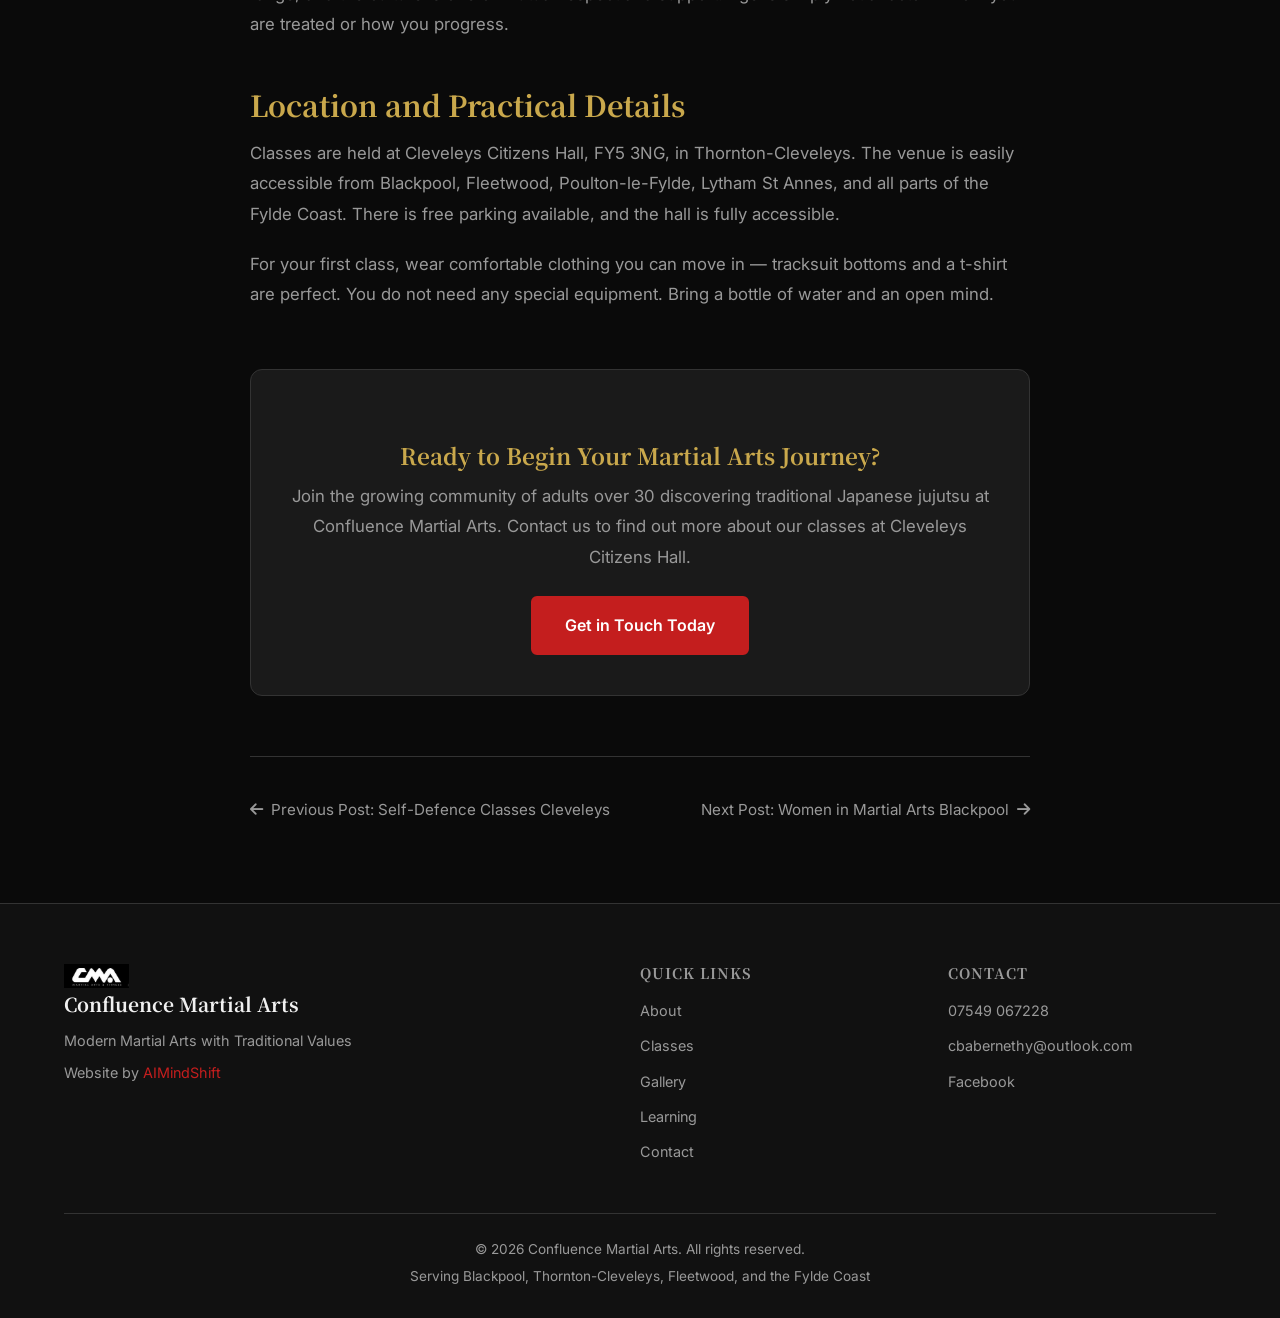
<file: blog/martial-arts-for-adults-over-30-blackpool.html>
<!DOCTYPE html>
<html lang="en">
<head>
    <meta charset="UTF-8">
    <meta name="viewport" content="width=device-width, initial-scale=1.0">
    <title>Martial Arts for Adults Over 30 in Blackpool | Confluence Martial Arts</title>
    <meta name="description" content="Martial arts for adults over 30 in Blackpool and the Fylde Coast. Learn Daito-ryu jujutsu and Takeuchi Renshinkan — technique, leverage, and timing, not peak athleticism. Start your journey at Confluence Martial Arts.">
    <meta name="keywords" content="martial arts for adults over 30 Blackpool, martial arts for older adults Fylde Coast, adult martial arts Blackpool, jujutsu for adults over 30, traditional Japanese jujutsu near me">
    <meta name="geo.region" content="GB-LAN">
    <meta name="geo.placename" content="Thornton-Cleveleys">
    <meta name="geo.position" content="53.888;-3.010">
    <meta name="ICBM" content="53.888, -3.010">

    <!-- Open Graph -->
    <meta property="og:title" content="Martial Arts for Adults Over 30 in Blackpool | Confluence Martial Arts">
    <meta property="og:description" content="Martial arts for adults over 30 in Blackpool and the Fylde Coast. Learn Daito-ryu jujutsu and Takeuchi Renshinkan — technique, leverage, and timing, not peak athleticism.">
    <meta property="og:type" content="article">
    <meta property="og:url" content="https://confluence-martial-arts.netlify.app/blog/martial-arts-for-adults-over-30-blackpool.html">
    <meta property="og:image" content="https://confluence-martial-arts.netlify.app/images/gallery-2.jpg">
    <meta property="og:locale" content="en_GB">

    <!-- Twitter Card -->
    <meta name="twitter:card" content="summary_large_image">
    <meta name="twitter:title" content="Martial Arts for Adults Over 30 in Blackpool | Confluence Martial Arts">
    <meta name="twitter:description" content="Martial arts for adults over 30 in Blackpool and the Fylde Coast. Learn Daito-ryu jujutsu and Takeuchi Renshinkan — technique, leverage, and timing, not peak athleticism.">

    <!-- Article Schema -->
    <script type="application/ld+json">
    {
        "@context": "https://schema.org",
        "@type": "Article",
        "headline": "Martial Arts for Adults Over 30 in Blackpool — It Is Never Too Late to Begin",
        "description": "Martial arts for adults over 30 in Blackpool and the Fylde Coast. Learn Daito-ryu jujutsu and Takeuchi Renshinkan — technique, leverage, and timing, not peak athleticism. Start your journey at Confluence Martial Arts.",
        "author": {
            "@type": "Person",
            "name": "Craig Abernethy"
        },
        "publisher": {
            "@type": "Organization",
            "name": "Confluence Martial Arts",
            "logo": {
                "@type": "ImageObject",
                "url": "https://confluence-martial-arts.netlify.app/images/logo.jpg"
            }
        },
        "datePublished": "2026-08-05",
        "dateModified": "2026-08-05",
        "mainEntityOfPage": {
            "@type": "WebPage",
            "@id": "https://confluence-martial-arts.netlify.app/blog/martial-arts-for-adults-over-30-blackpool.html"
        },
        "image": "https://confluence-martial-arts.netlify.app/images/gallery-2.jpg"
    }
    </script>

    <!-- BreadcrumbList Schema -->
    <script type="application/ld+json">
    {
        "@context": "https://schema.org",
        "@type": "BreadcrumbList",
        "itemListElement": [
            {"@type": "ListItem", "position": 1, "name": "Home", "item": "https://confluence-martial-arts.netlify.app/"},
            {"@type": "ListItem", "position": 2, "name": "Blog", "item": "https://confluence-martial-arts.netlify.app/blog/"},
            {"@type": "ListItem", "position": 3, "name": "Martial Arts for Adults Over 30 in Blackpool", "item": "https://confluence-martial-arts.netlify.app/blog/martial-arts-for-adults-over-30-blackpool.html"}
        ]
    }
    </script>

    <!-- Fonts -->
    <link rel="preconnect" href="https://fonts.googleapis.com">
    <link rel="preconnect" href="https://fonts.gstatic.com" crossorigin>
    <link href="https://fonts.googleapis.com/css2?family=Inter:wght@400;500;600;700;800&family=Noto+Serif+JP:wght@400;600;700&display=swap" rel="stylesheet">
    <link rel="stylesheet" href="https://cdnjs.cloudflare.com/ajax/libs/font-awesome/6.5.1/css/all.min.css">
    <link rel="stylesheet" href="../style.css">

    <style>
        /* Blog-specific styles */
        .blog-post {
            padding-top: calc(var(--nav-height) + 60px);
            padding-bottom: 80px;
        }

        .blog-header {
            text-align: center;
            max-width: 800px;
            margin: 0 auto 50px;
        }

        .blog-header .section-tag {
            margin-bottom: 20px;
        }

        .blog-header h1 {
            font-size: clamp(2rem, 5vw, 3.2rem);
            margin-bottom: 16px;
            line-height: 1.2;
        }

        .blog-meta {
            display: flex;
            justify-content: center;
            gap: 24px;
            color: var(--color-text-muted);
            font-size: 0.9rem;
            flex-wrap: wrap;
        }

        .blog-meta i {
            color: var(--color-accent);
            margin-right: 6px;
        }

        .blog-content {
            max-width: 780px;
            margin: 0 auto;
        }

        .blog-content .featured-image {
            border-radius: 12px;
            overflow: hidden;
            margin-bottom: 40px;
            border: 1px solid var(--color-border);
        }

        .blog-content .featured-image img {
            width: 100%;
            height: auto;
            display: block;
        }

        .blog-content .image-caption {
            text-align: center;
            font-size: 0.85rem;
            color: var(--color-text-muted);
            padding: 12px;
            background: var(--color-bg-card);
            border-top: 1px solid var(--color-border);
        }

        .blog-content h2 {
            font-size: clamp(1.4rem, 3vw, 1.8rem);
            color: var(--color-gold);
            margin-top: 48px;
            margin-bottom: 16px;
        }

        .blog-content h3 {
            font-size: clamp(1.1rem, 2vw, 1.3rem);
            color: var(--color-accent);
            margin-top: 32px;
            margin-bottom: 12px;
        }

        .blog-content p {
            color: var(--color-text-muted);
            font-size: 1.05rem;
            line-height: 1.8;
            margin-bottom: 20px;
        }

        .blog-content ul, .blog-content ol {
            color: var(--color-text-muted);
            font-size: 1.05rem;
            line-height: 1.8;
            margin-bottom: 20px;
            padding-left: 24px;
        }

        .blog-content ul {
            list-style: disc;
        }

        .blog-content ol {
            list-style: decimal;
        }

        .blog-content li {
            margin-bottom: 8px;
        }

        .blog-content strong {
            color: var(--color-text);
        }

        .blog-content blockquote {
            background: var(--color-bg-card);
            border-left: 3px solid var(--color-accent);
            padding: 24px;
            border-radius: 0 8px 8px 0;
            margin: 32px 0;
        }

        .blog-content blockquote p {
            font-style: italic;
            margin-bottom: 0;
            color: var(--color-text);
        }

        .blog-content blockquote cite {
            display: block;
            margin-top: 8px;
            font-size: 0.85rem;
            color: var(--color-text-muted);
            font-style: normal;
        }

        .blog-cta {
            background: var(--color-bg-card);
            border: 1px solid var(--color-border);
            border-radius: 12px;
            padding: 40px;
            text-align: center;
            margin-top: 60px;
        }

        .blog-cta h3 {
            color: var(--color-gold);
            font-size: 1.4rem;
            margin-bottom: 12px;
        }

        .blog-cta p {
            color: var(--color-text-muted);
            margin-bottom: 24px;
            font-size: 1.05rem;
        }

        .blog-cta .btn {
            margin: 0 auto;
        }

        .blog-nav {
            display: flex;
            justify-content: space-between;
            margin-top: 60px;
            padding-top: 40px;
            border-top: 1px solid var(--color-border);
        }

        .blog-nav a {
            display: inline-flex;
            align-items: center;
            gap: 8px;
            color: var(--color-text-muted);
            font-size: 0.95rem;
        }

        .blog-nav a:hover {
            color: var(--color-accent);
        }

        @media (max-width: 768px) {
            .blog-post {
                padding-top: calc(var(--nav-height) + 30px);
            }
            .blog-meta {
                flex-direction: column;
                align-items: center;
                gap: 8px;
            }
            .blog-cta {
                padding: 24px;
            }
        }
    </style>
</head>
<body>
    <!-- Navigation -->
    <nav class="navbar" id="navbar">
        <div class="container nav-container">
            <a href="../index.html" class="nav-logo">
                <img src="../images/logo.jpg" alt="Confluence Martial Arts logo — Daito-ryu jujutsu and Takeuchi Renshinkan in Blackpool" class="nav-logo-img">
            </a>
            <button type="button" class="nav-toggle" id="navToggle" aria-label="Toggle navigation">
                <span></span><span></span><span></span>
            </button>
            <ul class="nav-menu" id="navMenu">
                <li><a href="../index.html#about" class="nav-link">About</a></li>
                <li><a href="../index.html#classes" class="nav-link">Classes</a></li>
                <li><a href="../index.html#gallery" class="nav-link">Gallery</a></li>
                <li><a href="../index.html#learning" class="nav-link">Learning</a></li>
                <li><a href="../index.html#contact" class="nav-link nav-cta">Contact</a></li>
            </ul>
        </div>
    </nav>

    <!-- Blog Post -->
    <section class="blog-post">
        <div class="container">
            <div class="blog-header">
                <span class="section-tag">Adults</span>
                <h1>Martial Arts for Adults Over 30 in Blackpool — It Is Never Too Late to Begin</h1>
                <div class="blog-meta">
                    <span><i class="fas fa-user"></i> Craig Abernethy</span>
                    <span><i class="fas fa-calendar"></i> August 5, 2026</span>
                    <span><i class="fas fa-clock"></i> 8 min read</span>
                </div>
            </div>

            <div class="blog-content">
                <div class="featured-image">
                    <img src="../images/gallery-2.jpg" alt="Adult martial arts training at Confluence Martial Arts in Blackpool — Daito-ryu jujutsu technique practice">
                    <div class="image-caption">Adult students training Daito-ryu jujutsu at Cleveleys Citizens Hall</div>
                </div>

                <p>If you are over 30 and searching for <strong>martial arts for adults over 30 in Blackpool</strong>, you might be wondering whether you have left it too late. Perhaps you have always been curious about martial arts but life got in the way — work, family, responsibilities. Now that you have the time and inclination, a nagging doubt creeps in: am I too old? Too unfit? Have I missed the window?</p>

                <p>The honest answer is no. You have not missed anything. In fact, many of the best martial artists in the world started well into their adult years. Traditional Japanese martial arts like Daito-ryu jujutsu and Takeuchi Renshinkan are uniquely suited to adults over 30 because they are not about athleticism — they are about technique, leverage, timing, and understanding. These are skills that improve with age and experience, not diminish.</p>

                <h2>Why Traditional Jujutsu Works for Adults Over 30</h2>

                <p>Modern martial arts and combat sports often place a heavy emphasis on physical conditioning, speed, and explosive power. If you are in your thirties, forties, or beyond, you may feel that you cannot keep up with teenagers and twenty-somethings who have been training for years. That is a reasonable concern — but it does not apply to the arts we teach at Confluence Martial Arts.</p>

                <p>Daito-ryu jujutsu is built on principles of leverage, body mechanics, and timing. A technique executed correctly does not require strength or speed. It requires understanding — knowing where to position your body, how to use your opponent's momentum, and when to apply force. These are things you can learn at any age, and they become more refined the longer you practice.</p>

                <p>Takeuchi Renshinkan, with its roots in the 16th century, is similarly focused on efficiency of movement. The system was developed by warriors who needed techniques that would work regardless of their physical condition on any given day. The result is a martial art that rewards patience, precision, and awareness — qualities that adults over 30 often have in abundance.</p>

                <h2>Health Benefits for Adults Over 30</h2>

                <p>Starting <strong>martial arts for older adults on the Fylde Coast</strong> brings a host of health benefits that are particularly valuable as we age:</p>

                <h3>Flexibility and Mobility</h3>
                <p>One of the first things you will notice is an improvement in your flexibility and range of motion. The warm-ups and techniques in Daito-ryu jujutsu involve natural, functional movements that gently increase your flexibility over time. You do not need to be flexible to start — the training itself will improve your mobility, helping to reduce stiffness and prevent injuries in daily life.</p>

                <h3>Joint Health</h3>
                <p>Contrary to what some might assume, traditional jujutsu is excellent for joint health when taught properly. The controlled, progressive application of joint locks and movements lubricates the joints, strengthens the surrounding muscles, and improves proprioception — your body's ability to sense its position in space. This is one of the most important factors in preventing falls and injuries as you age.</p>

                <h3>Stress Relief and Mental Focus</h3>
                <p>There is something uniquely calming about stepping onto the training mat. The focused, deliberate practice of traditional techniques requires your full attention, which naturally quiets the mind. For adults juggling careers, families, and the pressures of modern life, this mental reset is invaluable. Many of our students describe their training as a form of moving meditation.</p>

                <h3>Functional Fitness</h3>
                <p>You will build strength, endurance, and cardiovascular fitness as a natural by-product of training — but it happens gradually and sustainably. There are no boot-camp-style workouts, no pressure to hit arbitrary fitness targets. The fitness you gain is functional: the kind that helps you carry shopping, play with your children, and move through life with greater ease and confidence.</p>

                <h2>Real Students, Real Results</h2>

                <p>At Confluence Martial Arts, many of our students started their training in their thirties, forties, and even fifties. Some had never done any martial arts before. Some had not exercised regularly in years. What they all discovered is that traditional jujutsu meets you where you are.</p>

                <p>One of our students started at 47 after decades of thinking he was "too old" to begin. He now trains twice a week, has learned techniques from the Hiden-mokuroku scroll, and says his only regret is not starting sooner. Another student, now in her early fifties, began with no prior experience and has developed a deep understanding of Daito-ryu principles that many younger students envy.</p>

                <p>These are not exceptional stories — they are typical of what happens when adults over 30 give themselves permission to try something new.</p>

                <h2>What You Will Learn</h2>

                <p>The curriculum at Confluence Martial Arts is structured and progressive. You will not be thrown into the deep end. Here is what your training will look like:</p>

                <h3>Daito-ryu Jujutsu</h3>
                <p>You will study techniques from the Hiden-mokuroku scroll — the traditional syllabus of Daito-ryu. These include joint locks, throws, and strikes, all taught in a safe, controlled environment. You will learn to read an opponent's body, use their momentum against them, and apply techniques with precision rather than power.</p>

                <h3>Takeuchi Renshinkan</h3>
                <p>This comprehensive system adds weaponry and self-defence to your training. You will work with traditional weapons such as the short staff and sword, developing coordination, distance awareness, and timing. The empty-hand techniques of Takeuchi Renshinkan complement your Daito-ryu training, giving you a well-rounded martial foundation.</p>

                <h3>Partner Drills and Kata</h3>
                <p>You will practice with a partner, working through structured drills that build your understanding step by step. Kata (pre-arranged forms) help you internalise the principles of each technique. Everything is taught at a pace that suits you.</p>

                <blockquote>
                    <p>"The beauty of traditional Japanese jujutsu is that it does not demand anything from you that you do not already have. It asks only that you show up, pay attention, and try. The techniques will do the rest — they have been refined over centuries to work for any body, at any age."</p>
                    <cite>— Craig Abernethy, Confluence Martial Arts</cite>
                </blockquote>

                <h2>Addressing Common Concerns</h2>

                <p>If you are considering <strong>martial arts for adults over 30 in Blackpool</strong>, you probably have some specific worries. Let us address them directly:</p>

                <p><strong>"I am not fit enough."</strong> You do not need to be. Fitness is something you build through training, not a prerequisite for starting. Our classes are designed to accommodate all fitness levels, and you will find your stamina and strength improving naturally over time.</p>

                <p><strong>"I am worried about injury."</strong> Safety is our priority. Techniques are taught progressively, with an emphasis on control and cooperation. You will never be asked to do anything your body is not ready for, and you will always have a say in the intensity of your practice.</p>

                <p><strong>"I do not have time."</strong> One class per week is enough to make meaningful progress. Many of our students have demanding jobs and family commitments. They make time because they have found that training actually helps them manage everything else better.</p>

                <p><strong>"I will be the oldest person there."</strong> You will not be. Our classes include students across a wide age range, and the culture is one of mutual respect and support. Age is simply not a factor in how you are treated or how you progress.</p>

                <h2>Location and Practical Details</h2>

                <p>Classes are held at Cleveleys Citizens Hall, FY5 3NG, in Thornton-Cleveleys. The venue is easily accessible from Blackpool, Fleetwood, Poulton-le-Fylde, Lytham St Annes, and all parts of the Fylde Coast. There is free parking available, and the hall is fully accessible.</p>

                <p>For your first class, wear comfortable clothing you can move in — tracksuit bottoms and a t-shirt are perfect. You do not need any special equipment. Bring a bottle of water and an open mind.</p>

                <!-- CTA -->
                <div class="blog-cta">
                    <h3>Ready to Begin Your Martial Arts Journey?</h3>
                    <p>Join the growing community of adults over 30 discovering traditional Japanese jujutsu at Confluence Martial Arts. Contact us to find out more about our classes at Cleveleys Citizens Hall.</p>
                    <a href="../index.html#contact" class="btn btn-primary">Get in Touch Today</a>
                </div>

                <!-- Blog Navigation -->
                <div class="blog-nav">
                    <a href="self-defence-classes-cleveleys.html"><i class="fas fa-arrow-left"></i> Previous Post: Self-Defence Classes Cleveleys</a>
                    <a href="women-in-martial-arts-blackpool.html">Next Post: Women in Martial Arts Blackpool <i class="fas fa-arrow-right"></i></a>
                </div>
            </div>
        </div>
    </section>

    <!-- Footer -->
    <footer class="footer">
        <div class="container">
            <div class="footer-content">
                <div class="footer-brand">
                    <span class="footer-logo"><img src="../images/logo.jpg" alt="Confluence Martial Arts — jujutsu classes in Blackpool and Thornton-Cleveleys" class="footer-logo-img"> Confluence Martial Arts</span>
                    <p>Modern Martial Arts with Traditional Values</p>
                    <p class="footer-attribution">Website by <a href="https://aimindshift.consulting" target="_blank" rel="noopener">AIMindShift</a></p>
                </div>
                <div class="footer-links">
                    <h4>Quick Links</h4>
                    <ul>
                        <li><a href="../index.html#about">About</a></li>
                        <li><a href="../index.html#classes">Classes</a></li>
                        <li><a href="../index.html#gallery">Gallery</a></li>
                        <li><a href="../index.html#learning">Learning</a></li>
                        <li><a href="../index.html#contact">Contact</a></li>
                    </ul>
                </div>
                <div class="footer-links">
                    <h4>Contact</h4>
                    <ul>
                        <li><a href="tel:07549067228">07549 067228</a></li>
                        <li><a href="mailto:cbabernethy@outlook.com">cbabernethy@outlook.com</a></li>
                        <li><a href="https://www.facebook.com/confluencema" target="_blank">Facebook</a></li>
                    </ul>
                </div>
            </div>
            <div class="footer-bottom">
                <p>&copy; 2026 Confluence Martial Arts. All rights reserved.</p>
                <p class="footer-location">Serving Blackpool, Thornton-Cleveleys, Fleetwood, and the Fylde Coast</p>
            </div>
        </div>
    </footer>

    <script src="../script.js"></script>
</body>
</html>
</file>
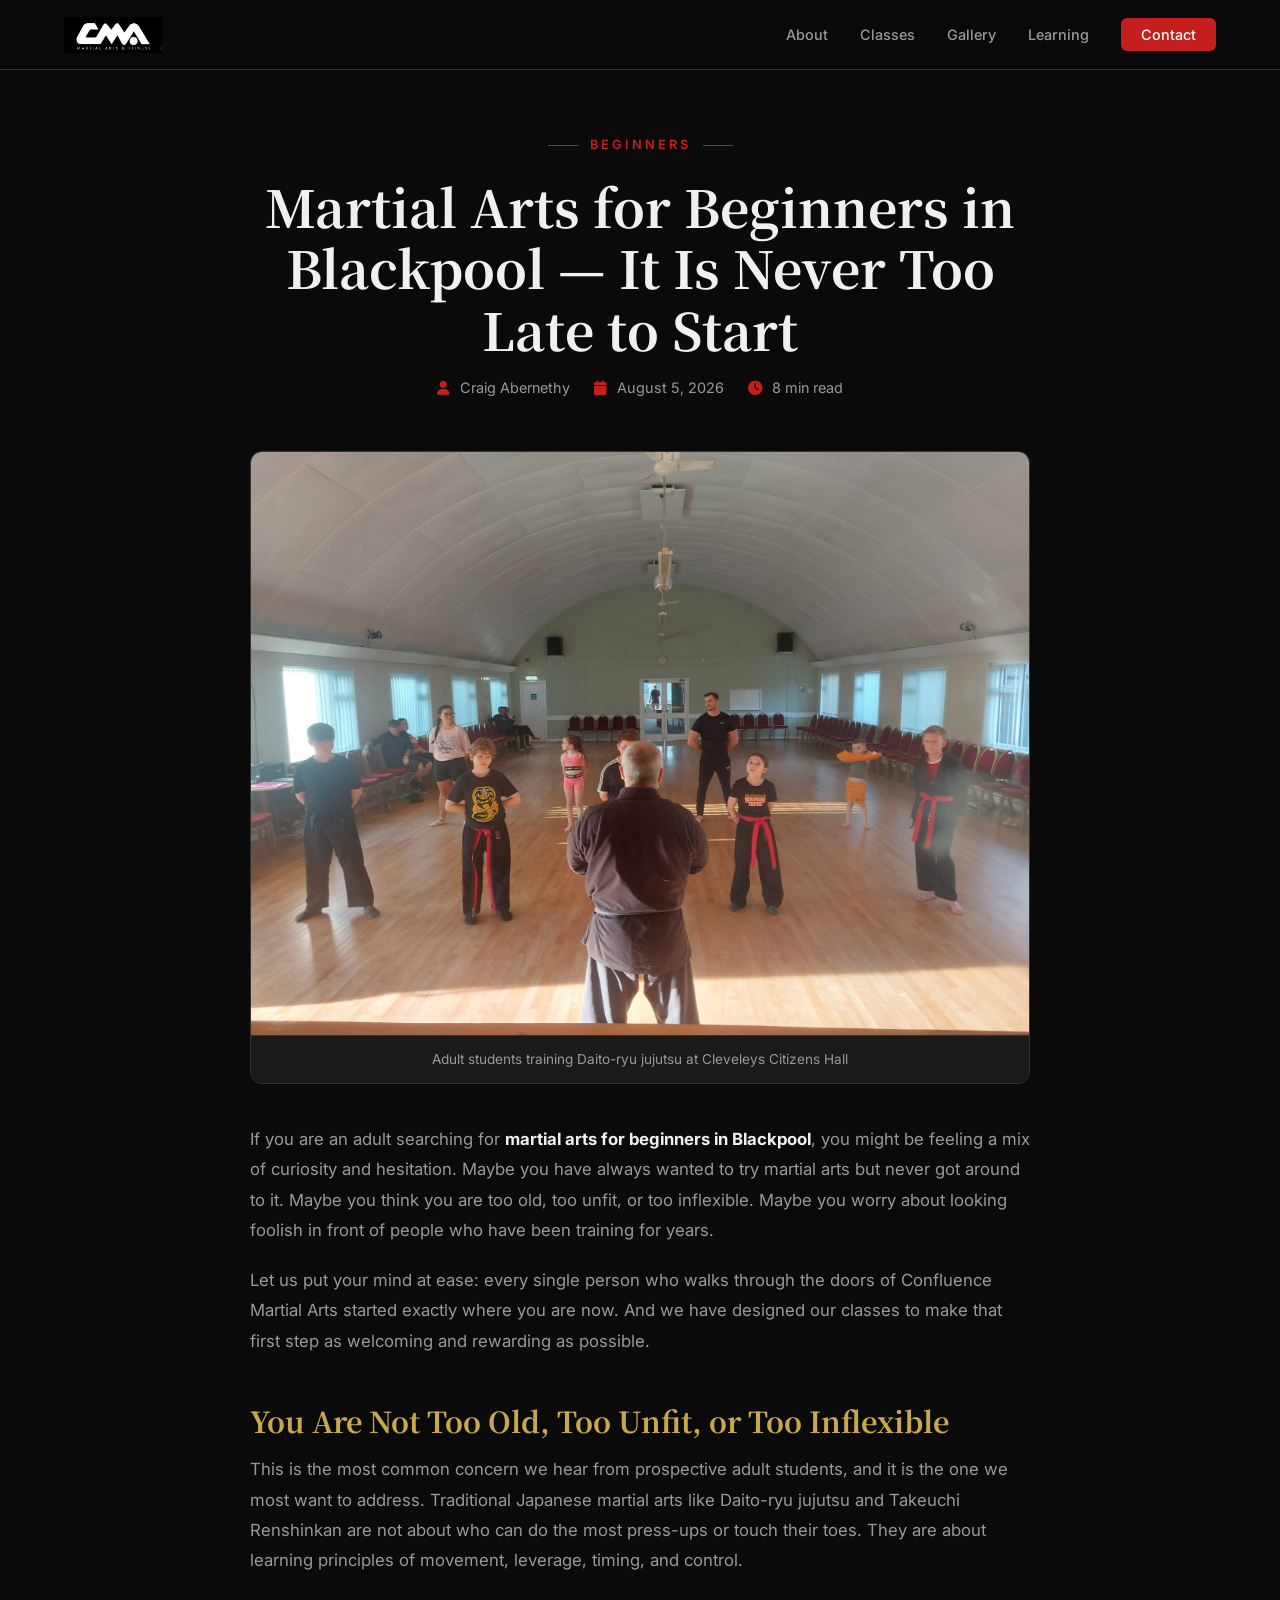
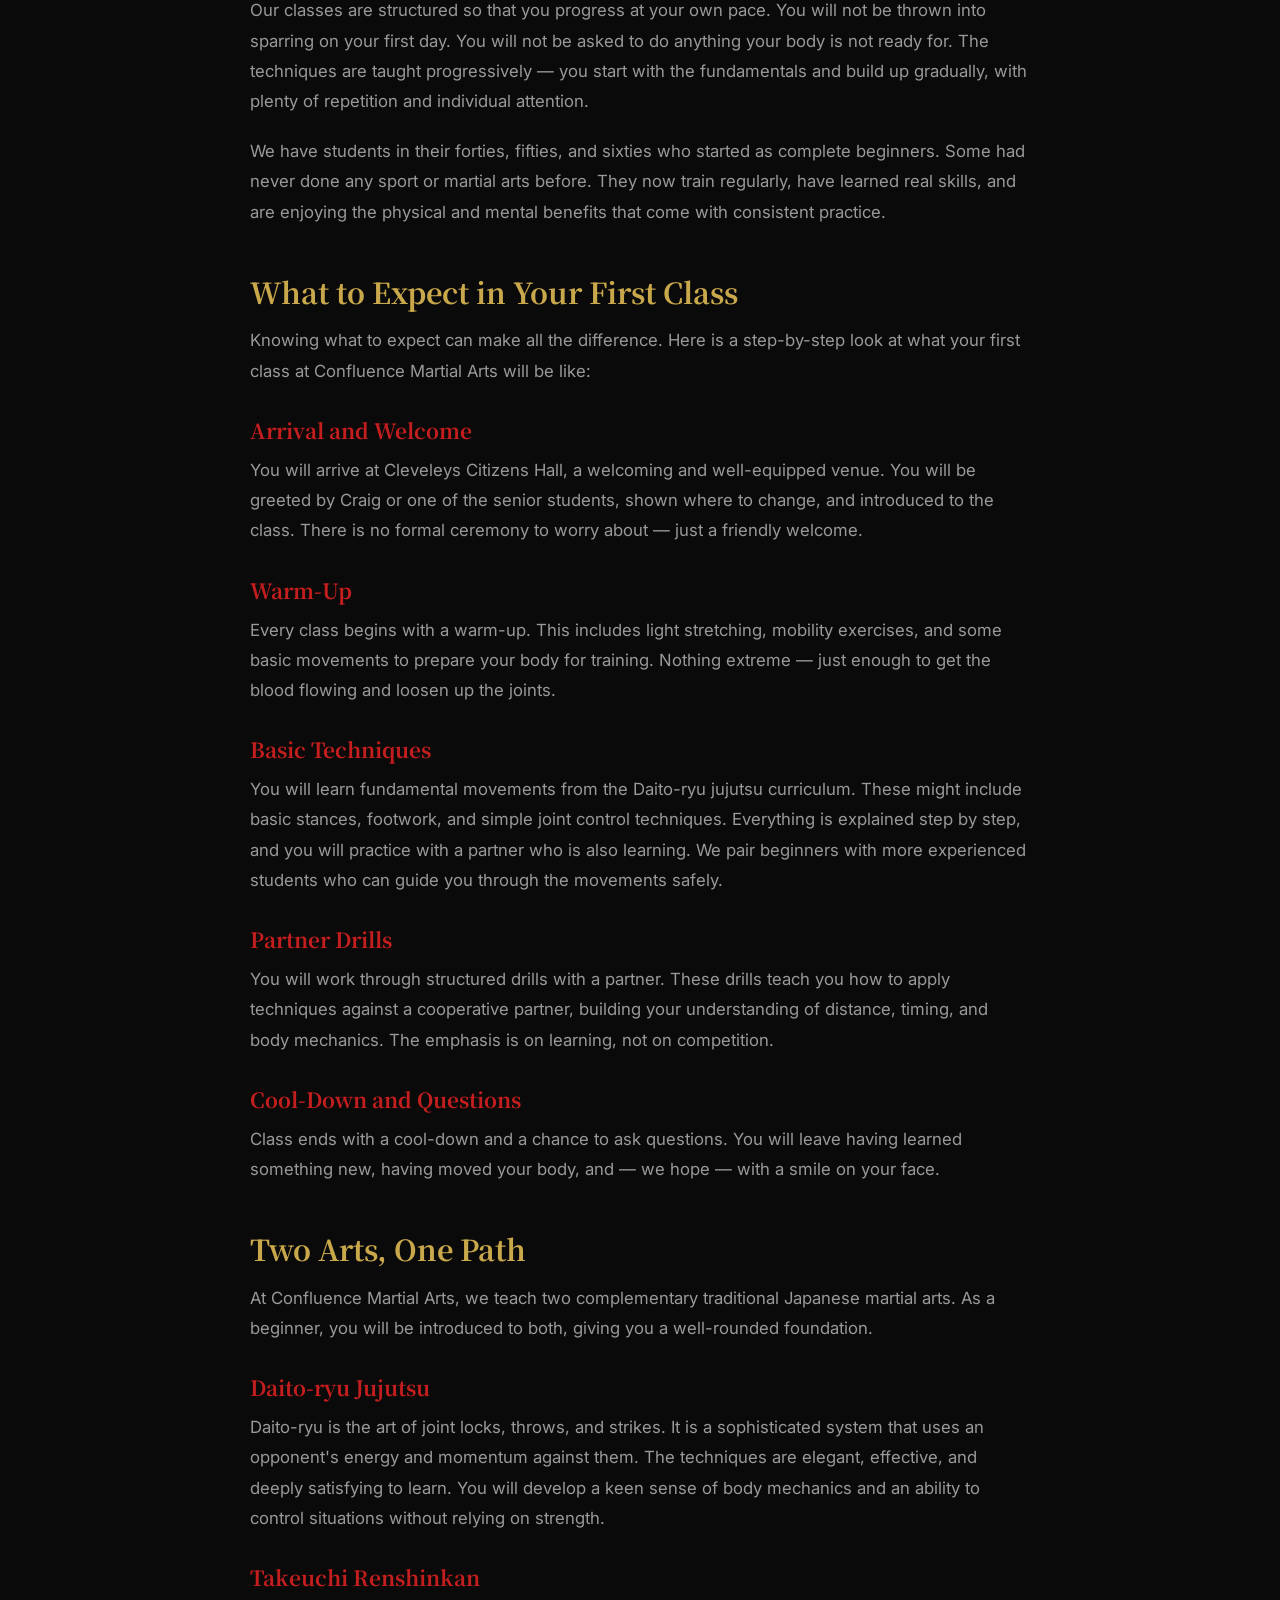
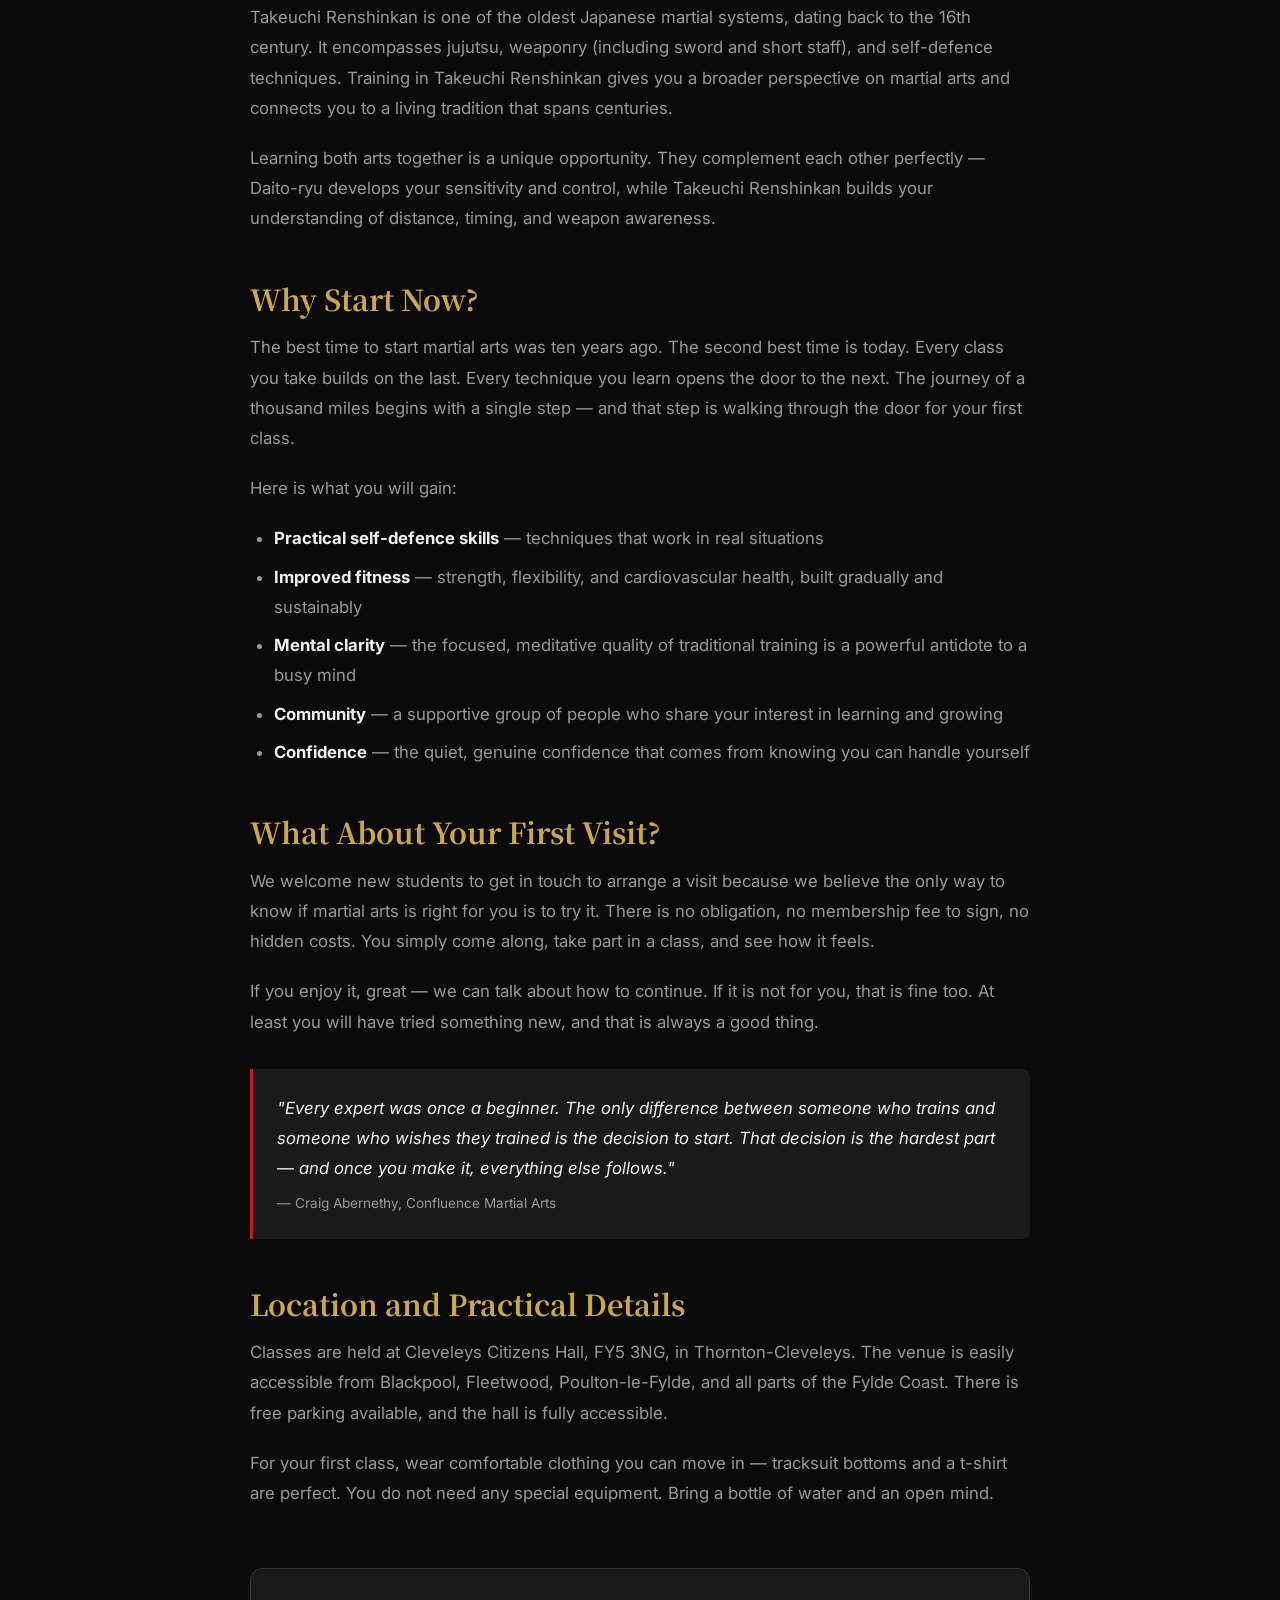
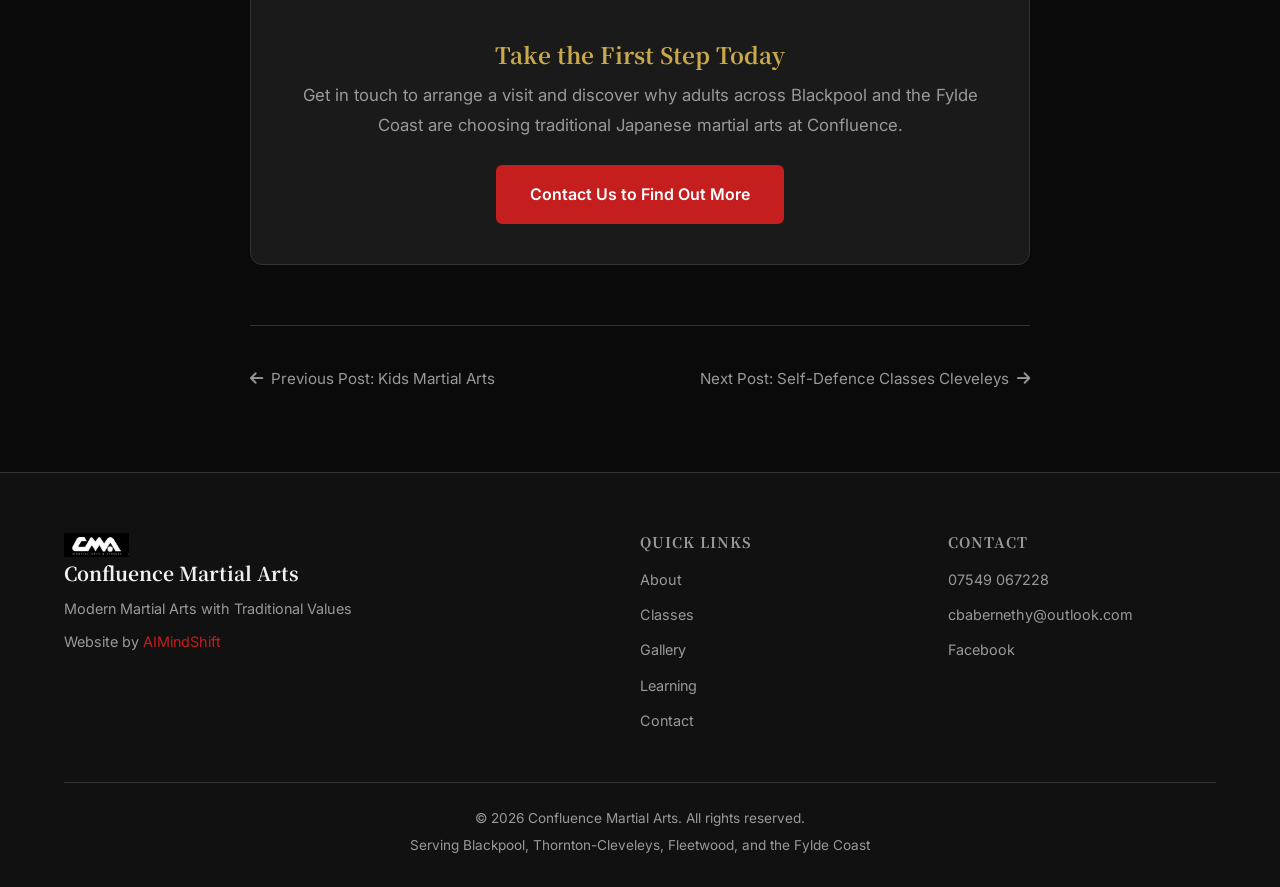
<file: blog/martial-arts-for-beginners-blackpool.html>
<!DOCTYPE html>
<html lang="en">
<head>
    <meta charset="UTF-8">
    <meta name="viewport" content="width=device-width, initial-scale=1.0">
    <title>Martial Arts for Beginners in Blackpool | Confluence Martial Arts</title>
    <meta name="description" content="Starting martial arts as an adult in Blackpool? No experience needed. Learn Daito-ryu jujutsu and Takeuchi Renshinkan at Confluence Martial Arts. Get in touch to arrange a visit.">
    <meta name="keywords" content="martial arts for beginners Blackpool, adult martial arts Blackpool, martial arts classes near me Blackpool, jujutsu for beginners, traditional Japanese jujutsu near me">
    <meta name="geo.region" content="GB-LAN">
    <meta name="geo.placename" content="Thornton-Cleveleys">
    <meta name="geo.position" content="53.888;-3.010">
    <meta name="ICBM" content="53.888, -3.010">

    <!-- Open Graph -->
    <meta property="og:title" content="Martial Arts for Beginners in Blackpool | Confluence Martial Arts">
    <meta property="og:description" content="Starting martial arts as an adult in Blackpool? No experience needed. Learn Daito-ryu jujutsu and Takeuchi Renshinkan at Confluence Martial Arts. Get in touch to arrange a visit.">
    <meta property="og:type" content="article">
    <meta property="og:url" content="https://confluence-martial-arts.netlify.app/blog/martial-arts-for-beginners-blackpool.html">
    <meta property="og:image" content="https://confluence-martial-arts.netlify.app/images/gallery-2.jpg">
    <meta property="og:locale" content="en_GB">

    <!-- Twitter Card -->
    <meta name="twitter:card" content="summary_large_image">
    <meta name="twitter:title" content="Martial Arts for Beginners in Blackpool | Confluence Martial Arts">
    <meta name="twitter:description" content="Starting martial arts as an adult in Blackpool? No experience needed. Learn Daito-ryu jujutsu and Takeuchi Renshinkan at Confluence Martial Arts. Get in touch to arrange a visit.">

    <!-- Article Schema -->
    <script type="application/ld+json">
    {
        "@context": "https://schema.org",
        "@type": "Article",
        "headline": "Martial Arts for Beginners in Blackpool — It Is Never Too Late to Start",
        "description": "Starting martial arts as an adult in Blackpool? No experience needed. Learn Daito-ryu jujutsu and Takeuchi Renshinkan at Confluence Martial Arts. Get in touch to arrange a visit.",
        "author": {
            "@type": "Person",
            "name": "Craig Abernethy"
        },
        "publisher": {
            "@type": "Organization",
            "name": "Confluence Martial Arts",
            "logo": {
                "@type": "ImageObject",
                "url": "https://confluence-martial-arts.netlify.app/images/logo.jpg"
            }
        },
        "datePublished": "2026-08-05",
        "dateModified": "2026-08-05",
        "mainEntityOfPage": {
            "@type": "WebPage",
            "@id": "https://confluence-martial-arts.netlify.app/blog/martial-arts-for-beginners-blackpool.html"
        },
        "image": "https://confluence-martial-arts.netlify.app/images/gallery-2.jpg"
    }
    </script>

    <!-- BreadcrumbList Schema -->
    <script type="application/ld+json">
    {
        "@context": "https://schema.org",
        "@type": "BreadcrumbList",
        "itemListElement": [
            {"@type": "ListItem", "position": 1, "name": "Home", "item": "https://confluence-martial-arts.netlify.app/"},
            {"@type": "ListItem", "position": 2, "name": "Blog", "item": "https://confluence-martial-arts.netlify.app/blog/"},
            {"@type": "ListItem", "position": 3, "name": "Martial Arts for Beginners in Blackpool", "item": "https://confluence-martial-arts.netlify.app/blog/martial-arts-for-beginners-blackpool.html"}
        ]
    }
    </script>

    <!-- Fonts -->
    <link rel="preconnect" href="https://fonts.googleapis.com">
    <link rel="preconnect" href="https://fonts.gstatic.com" crossorigin>
    <link href="https://fonts.googleapis.com/css2?family=Inter:wght@400;500;600;700;800&family=Noto+Serif+JP:wght@400;600;700&display=swap" rel="stylesheet">
    <link rel="stylesheet" href="https://cdnjs.cloudflare.com/ajax/libs/font-awesome/6.5.1/css/all.min.css">
    <link rel="stylesheet" href="../style.css">

    <style>
        /* Blog-specific styles */
        .blog-post {
            padding-top: calc(var(--nav-height) + 60px);
            padding-bottom: 80px;
        }

        .blog-header {
            text-align: center;
            max-width: 800px;
            margin: 0 auto 50px;
        }

        .blog-header .section-tag {
            margin-bottom: 20px;
        }

        .blog-header h1 {
            font-size: clamp(2rem, 5vw, 3.2rem);
            margin-bottom: 16px;
            line-height: 1.2;
        }

        .blog-meta {
            display: flex;
            justify-content: center;
            gap: 24px;
            color: var(--color-text-muted);
            font-size: 0.9rem;
            flex-wrap: wrap;
        }

        .blog-meta i {
            color: var(--color-accent);
            margin-right: 6px;
        }

        .blog-content {
            max-width: 780px;
            margin: 0 auto;
        }

        .blog-content .featured-image {
            border-radius: 12px;
            overflow: hidden;
            margin-bottom: 40px;
            border: 1px solid var(--color-border);
        }

        .blog-content .featured-image img {
            width: 100%;
            height: auto;
            display: block;
        }

        .blog-content .image-caption {
            text-align: center;
            font-size: 0.85rem;
            color: var(--color-text-muted);
            padding: 12px;
            background: var(--color-bg-card);
            border-top: 1px solid var(--color-border);
        }

        .blog-content h2 {
            font-size: clamp(1.4rem, 3vw, 1.8rem);
            color: var(--color-gold);
            margin-top: 48px;
            margin-bottom: 16px;
        }

        .blog-content h3 {
            font-size: clamp(1.1rem, 2vw, 1.3rem);
            color: var(--color-accent);
            margin-top: 32px;
            margin-bottom: 12px;
        }

        .blog-content p {
            color: var(--color-text-muted);
            font-size: 1.05rem;
            line-height: 1.8;
            margin-bottom: 20px;
        }

        .blog-content ul, .blog-content ol {
            color: var(--color-text-muted);
            font-size: 1.05rem;
            line-height: 1.8;
            margin-bottom: 20px;
            padding-left: 24px;
        }

        .blog-content ul {
            list-style: disc;
        }

        .blog-content ol {
            list-style: decimal;
        }

        .blog-content li {
            margin-bottom: 8px;
        }

        .blog-content strong {
            color: var(--color-text);
        }

        .blog-content blockquote {
            background: var(--color-bg-card);
            border-left: 3px solid var(--color-accent);
            padding: 24px;
            border-radius: 0 8px 8px 0;
            margin: 32px 0;
        }

        .blog-content blockquote p {
            font-style: italic;
            margin-bottom: 0;
            color: var(--color-text);
        }

        .blog-content blockquote cite {
            display: block;
            margin-top: 8px;
            font-size: 0.85rem;
            color: var(--color-text-muted);
            font-style: normal;
        }

        .blog-cta {
            background: var(--color-bg-card);
            border: 1px solid var(--color-border);
            border-radius: 12px;
            padding: 40px;
            text-align: center;
            margin-top: 60px;
        }

        .blog-cta h3 {
            color: var(--color-gold);
            font-size: 1.4rem;
            margin-bottom: 12px;
        }

        .blog-cta p {
            color: var(--color-text-muted);
            margin-bottom: 24px;
            font-size: 1.05rem;
        }

        .blog-cta .btn {
            margin: 0 auto;
        }

        .blog-nav {
            display: flex;
            justify-content: space-between;
            margin-top: 60px;
            padding-top: 40px;
            border-top: 1px solid var(--color-border);
        }

        .blog-nav a {
            display: inline-flex;
            align-items: center;
            gap: 8px;
            color: var(--color-text-muted);
            font-size: 0.95rem;
        }

        .blog-nav a:hover {
            color: var(--color-accent);
        }

        @media (max-width: 768px) {
            .blog-post {
                padding-top: calc(var(--nav-height) + 30px);
            }
            .blog-meta {
                flex-direction: column;
                align-items: center;
                gap: 8px;
            }
            .blog-cta {
                padding: 24px;
            }
        }
    </style>
</head>
<body>
    <!-- Navigation -->
    <nav class="navbar" id="navbar">
        <div class="container nav-container">
            <a href="../index.html" class="nav-logo">
                <img src="../images/logo.jpg" alt="Confluence Martial Arts logo — Daito-ryu jujutsu and Takeuchi Renshinkan in Blackpool" class="nav-logo-img">
            </a>
            <button type="button" class="nav-toggle" id="navToggle" aria-label="Toggle navigation">
                <span></span><span></span><span></span>
            </button>
            <ul class="nav-menu" id="navMenu">
                <li><a href="../index.html#about" class="nav-link">About</a></li>
                <li><a href="../index.html#classes" class="nav-link">Classes</a></li>
                <li><a href="../index.html#gallery" class="nav-link">Gallery</a></li>
                <li><a href="../index.html#learning" class="nav-link">Learning</a></li>
                <li><a href="../index.html#contact" class="nav-link nav-cta">Contact</a></li>
            </ul>
        </div>
    </nav>

    <!-- Blog Post -->
    <section class="blog-post">
        <div class="container">
            <div class="blog-header">
                <span class="section-tag">Beginners</span>
                <h1>Martial Arts for Beginners in Blackpool — It Is Never Too Late to Start</h1>
                <div class="blog-meta">
                    <span><i class="fas fa-user"></i> Craig Abernethy</span>
                    <span><i class="fas fa-calendar"></i> August 5, 2026</span>
                    <span><i class="fas fa-clock"></i> 8 min read</span>
                </div>
            </div>

            <div class="blog-content">
                <div class="featured-image">
                    <img src="../images/gallery-2.jpg" alt="Adult martial arts training at Confluence Martial Arts in Blackpool — Daito-ryu jujutsu technique practice">
                    <div class="image-caption">Adult students training Daito-ryu jujutsu at Cleveleys Citizens Hall</div>
                </div>

                <p>If you are an adult searching for <strong>martial arts for beginners in Blackpool</strong>, you might be feeling a mix of curiosity and hesitation. Maybe you have always wanted to try martial arts but never got around to it. Maybe you think you are too old, too unfit, or too inflexible. Maybe you worry about looking foolish in front of people who have been training for years.</p>

                <p>Let us put your mind at ease: every single person who walks through the doors of Confluence Martial Arts started exactly where you are now. And we have designed our classes to make that first step as welcoming and rewarding as possible.</p>

                <h2>You Are Not Too Old, Too Unfit, or Too Inflexible</h2>

                <p>This is the most common concern we hear from prospective adult students, and it is the one we most want to address. Traditional Japanese martial arts like Daito-ryu jujutsu and Takeuchi Renshinkan are not about who can do the most press-ups or touch their toes. They are about learning principles of movement, leverage, timing, and control.</p>

                <p>Our classes are structured so that you progress at your own pace. You will not be thrown into sparring on your first day. You will not be asked to do anything your body is not ready for. The techniques are taught progressively — you start with the fundamentals and build up gradually, with plenty of repetition and individual attention.</p>

                <p>We have students in their forties, fifties, and sixties who started as complete beginners. Some had never done any sport or martial arts before. They now train regularly, have learned real skills, and are enjoying the physical and mental benefits that come with consistent practice.</p>

                <h2>What to Expect in Your First Class</h2>

                <p>Knowing what to expect can make all the difference. Here is a step-by-step look at what your first class at Confluence Martial Arts will be like:</p>

                <h3>Arrival and Welcome</h3>
                <p>You will arrive at Cleveleys Citizens Hall, a welcoming and well-equipped venue. You will be greeted by Craig or one of the senior students, shown where to change, and introduced to the class. There is no formal ceremony to worry about — just a friendly welcome.</p>

                <h3>Warm-Up</h3>
                <p>Every class begins with a warm-up. This includes light stretching, mobility exercises, and some basic movements to prepare your body for training. Nothing extreme — just enough to get the blood flowing and loosen up the joints.</p>

                <h3>Basic Techniques</h3>
                <p>You will learn fundamental movements from the Daito-ryu jujutsu curriculum. These might include basic stances, footwork, and simple joint control techniques. Everything is explained step by step, and you will practice with a partner who is also learning. We pair beginners with more experienced students who can guide you through the movements safely.</p>

                <h3>Partner Drills</h3>
                <p>You will work through structured drills with a partner. These drills teach you how to apply techniques against a cooperative partner, building your understanding of distance, timing, and body mechanics. The emphasis is on learning, not on competition.</p>

                <h3>Cool-Down and Questions</h3>
                <p>Class ends with a cool-down and a chance to ask questions. You will leave having learned something new, having moved your body, and — we hope — with a smile on your face.</p>

                <h2>Two Arts, One Path</h2>

                <p>At Confluence Martial Arts, we teach two complementary traditional Japanese martial arts. As a beginner, you will be introduced to both, giving you a well-rounded foundation.</p>

                <h3>Daito-ryu Jujutsu</h3>
                <p>Daito-ryu is the art of joint locks, throws, and strikes. It is a sophisticated system that uses an opponent's energy and momentum against them. The techniques are elegant, effective, and deeply satisfying to learn. You will develop a keen sense of body mechanics and an ability to control situations without relying on strength.</p>

                <h3>Takeuchi Renshinkan</h3>
                <p>Takeuchi Renshinkan is one of the oldest Japanese martial systems, dating back to the 16th century. It encompasses jujutsu, weaponry (including sword and short staff), and self-defence techniques. Training in Takeuchi Renshinkan gives you a broader perspective on martial arts and connects you to a living tradition that spans centuries.</p>

                <p>Learning both arts together is a unique opportunity. They complement each other perfectly — Daito-ryu develops your sensitivity and control, while Takeuchi Renshinkan builds your understanding of distance, timing, and weapon awareness.</p>

                <h2>Why Start Now?</h2>

                <p>The best time to start martial arts was ten years ago. The second best time is today. Every class you take builds on the last. Every technique you learn opens the door to the next. The journey of a thousand miles begins with a single step — and that step is walking through the door for your first class.</p>

                <p>Here is what you will gain:</p>

                <ul>
                    <li><strong>Practical self-defence skills</strong> — techniques that work in real situations</li>
                    <li><strong>Improved fitness</strong> — strength, flexibility, and cardiovascular health, built gradually and sustainably</li>
                    <li><strong>Mental clarity</strong> — the focused, meditative quality of traditional training is a powerful antidote to a busy mind</li>
                    <li><strong>Community</strong> — a supportive group of people who share your interest in learning and growing</li>
                    <li><strong>Confidence</strong> — the quiet, genuine confidence that comes from knowing you can handle yourself</li>
                </ul>

                <h2>What About Your First Visit?</h2>

                <p>We welcome new students to get in touch to arrange a visit because we believe the only way to know if martial arts is right for you is to try it. There is no obligation, no membership fee to sign, no hidden costs. You simply come along, take part in a class, and see how it feels.</p>

                <p>If you enjoy it, great — we can talk about how to continue. If it is not for you, that is fine too. At least you will have tried something new, and that is always a good thing.</p>

                <blockquote>
                    <p>"Every expert was once a beginner. The only difference between someone who trains and someone who wishes they trained is the decision to start. That decision is the hardest part — and once you make it, everything else follows."</p>
                    <cite>— Craig Abernethy, Confluence Martial Arts</cite>
                </blockquote>

                <h2>Location and Practical Details</h2>

                <p>Classes are held at Cleveleys Citizens Hall, FY5 3NG, in Thornton-Cleveleys. The venue is easily accessible from Blackpool, Fleetwood, Poulton-le-Fylde, and all parts of the Fylde Coast. There is free parking available, and the hall is fully accessible.</p>

                <p>For your first class, wear comfortable clothing you can move in — tracksuit bottoms and a t-shirt are perfect. You do not need any special equipment. Bring a bottle of water and an open mind.</p>

                <!-- CTA -->
                <div class="blog-cta">
                    <h3>Take the First Step Today</h3>
                    <p>Get in touch to arrange a visit and discover why adults across Blackpool and the Fylde Coast are choosing traditional Japanese martial arts at Confluence.</p>
                    <a href="../index.html#contact" class="btn btn-primary">Contact Us to Find Out More</a>
                </div>

                <!-- Blog Navigation -->
                <div class="blog-nav">
                    <a href="kids-martial-arts-classes-fy5.html"><i class="fas fa-arrow-left"></i> Previous Post: Kids Martial Arts</a>
                    <a href="self-defence-classes-cleveleys.html">Next Post: Self-Defence Classes Cleveleys <i class="fas fa-arrow-right"></i></a>
                </div>
            </div>
        </div>
    </section>

    <!-- Footer -->
    <footer class="footer">
        <div class="container">
            <div class="footer-content">
                <div class="footer-brand">
                    <span class="footer-logo"><img src="../images/logo.jpg" alt="Confluence Martial Arts — jujutsu classes in Blackpool and Thornton-Cleveleys" class="footer-logo-img"> Confluence Martial Arts</span>
                    <p>Modern Martial Arts with Traditional Values</p>
                    <p class="footer-attribution">Website by <a href="https://aimindshift.consulting" target="_blank" rel="noopener">AIMindShift</a></p>
                </div>
                <div class="footer-links">
                    <h4>Quick Links</h4>
                    <ul>
                        <li><a href="../index.html#about">About</a></li>
                        <li><a href="../index.html#classes">Classes</a></li>
                        <li><a href="../index.html#gallery">Gallery</a></li>
                        <li><a href="../index.html#learning">Learning</a></li>
                        <li><a href="../index.html#contact">Contact</a></li>
                    </ul>
                </div>
                <div class="footer-links">
                    <h4>Contact</h4>
                    <ul>
                        <li><a href="tel:07549067228">07549 067228</a></li>
                        <li><a href="mailto:cbabernethy@outlook.com">cbabernethy@outlook.com</a></li>
                        <li><a href="https://www.facebook.com/confluencema" target="_blank">Facebook</a></li>
                    </ul>
                </div>
            </div>
            <div class="footer-bottom">
                <p>&copy; 2026 Confluence Martial Arts. All rights reserved.</p>
                <p class="footer-location">Serving Blackpool, Thornton-Cleveleys, Fleetwood, and the Fylde Coast</p>
            </div>
        </div>
    </footer>

    <script src="../script.js"></script>
</body>
</html>
</file>
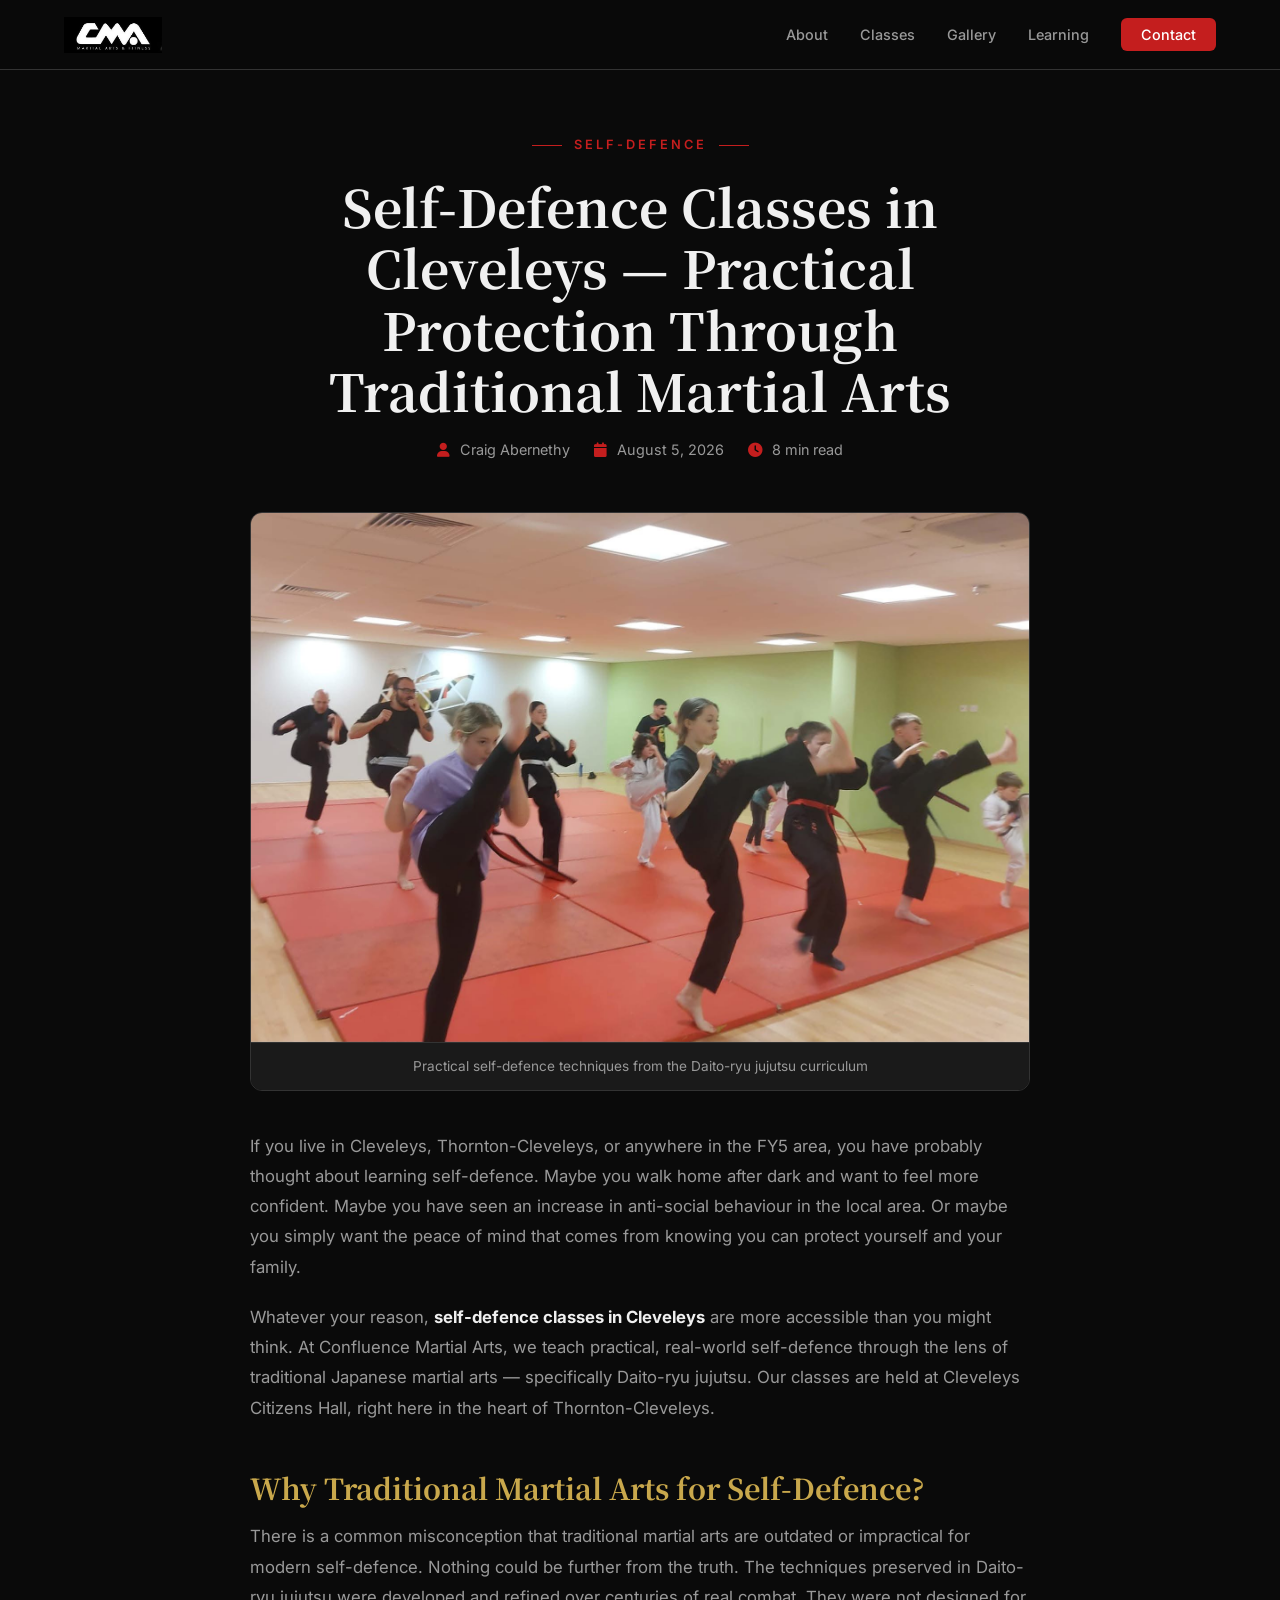
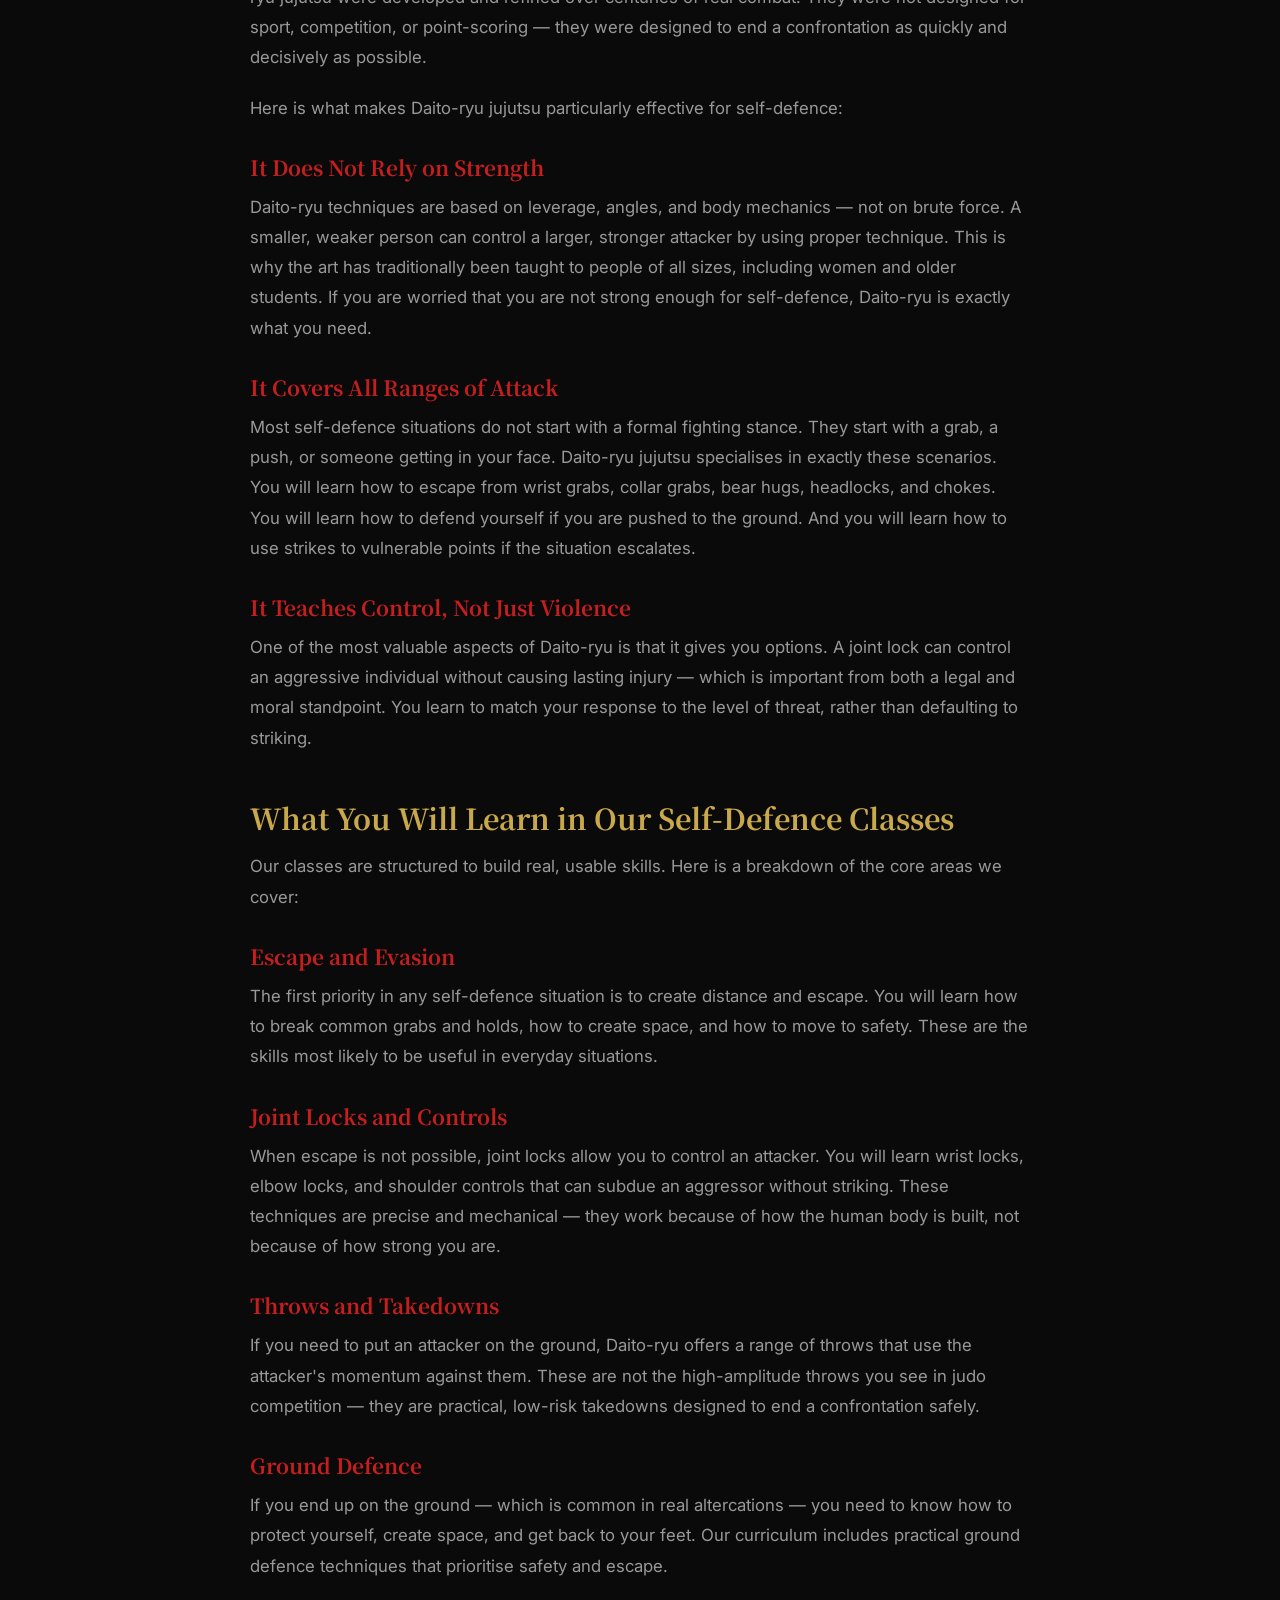
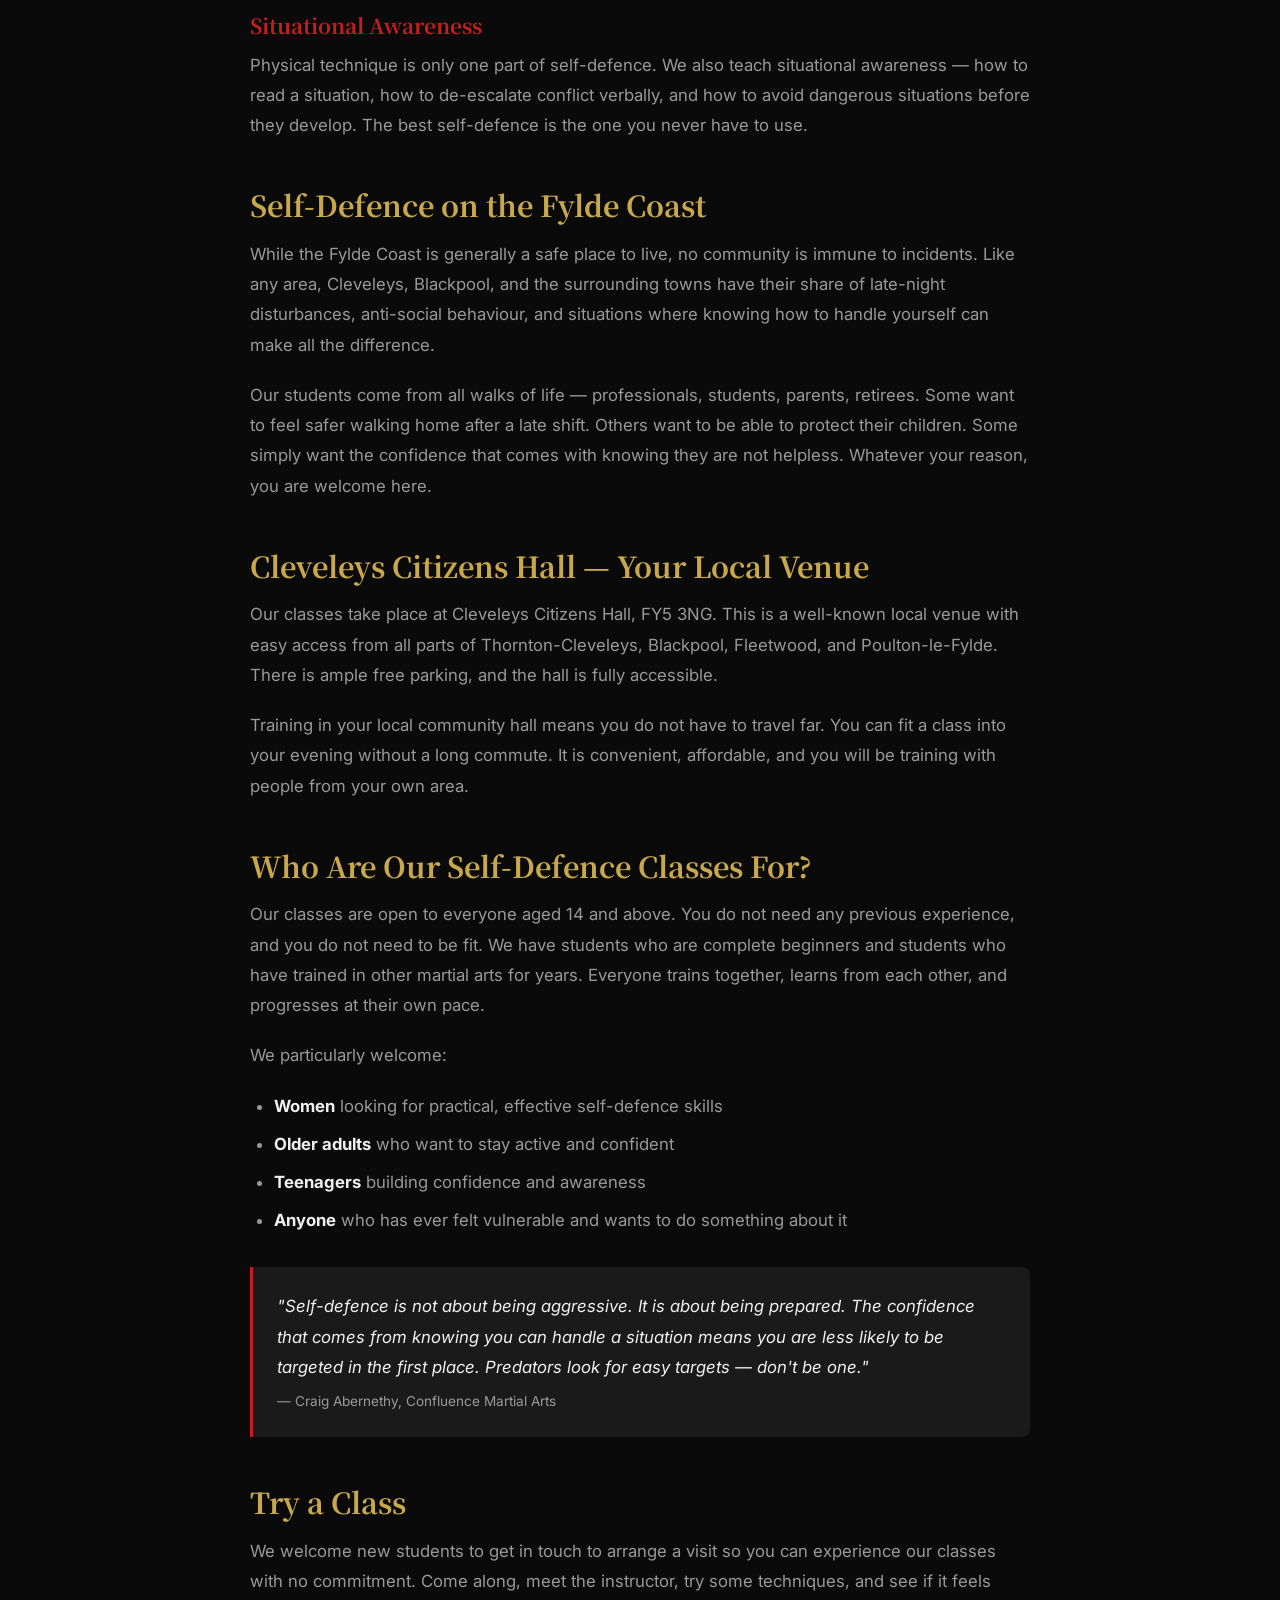
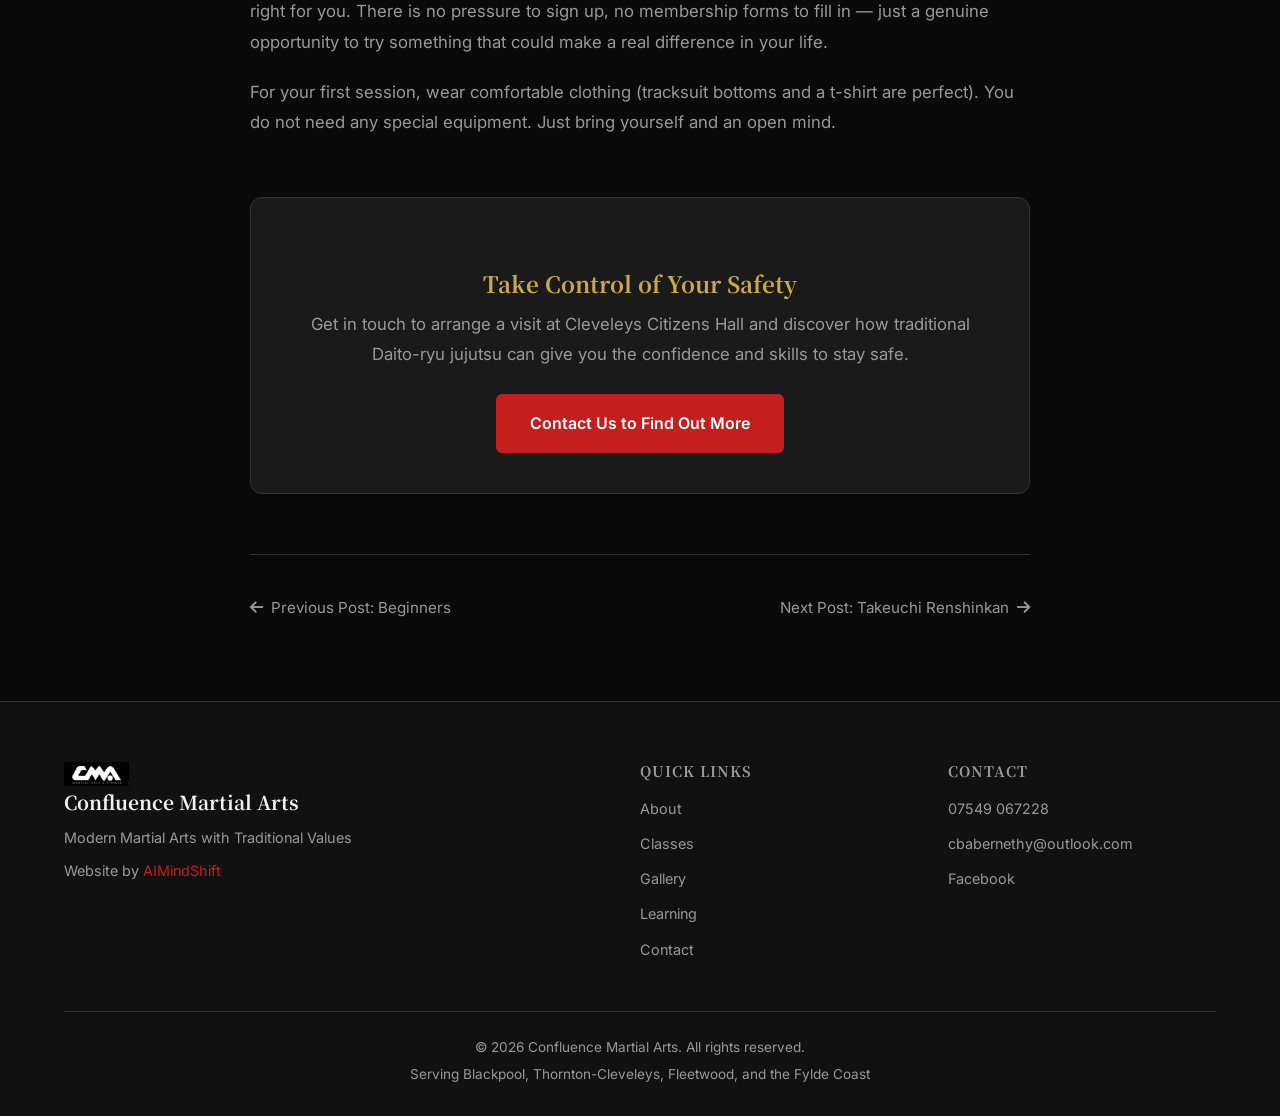
<file: blog/self-defence-classes-cleveleys.html>
<!DOCTYPE html>
<html lang="en">
<head>
    <meta charset="UTF-8">
    <meta name="viewport" content="width=device-width, initial-scale=1.0">
    <title>Self-Defence Classes in Cleveleys | Confluence Martial Arts — Thornton-Cleveleys</title>
    <meta name="description" content="Self-defence classes in Cleveleys and Thornton-Cleveleys. Learn practical self-defence through traditional Daito-ryu jujutsu at Cleveleys Citizens Hall. Get in touch to arrange a visit.">
    <meta name="keywords" content="self defence classes Cleveleys, martial arts Thornton-Cleveleys, self defence Thornton-Cleveleys, martial arts classes Cleveleys, self defence Blackpool">
    <meta name="geo.region" content="GB-LAN">
    <meta name="geo.placename" content="Thornton-Cleveleys">
    <meta name="geo.position" content="53.888;-3.010">
    <meta name="ICBM" content="53.888, -3.010">

    <!-- Open Graph -->
    <meta property="og:title" content="Self-Defence Classes in Cleveleys | Confluence Martial Arts">
    <meta property="og:description" content="Self-defence classes in Cleveleys and Thornton-Cleveleys. Learn practical self-defence through traditional Daito-ryu jujutsu at Cleveleys Citizens Hall. Get in touch to arrange a visit.">
    <meta property="og:type" content="article">
    <meta property="og:url" content="https://confluence-martial-arts.netlify.app/blog/self-defence-classes-cleveleys.html">
    <meta property="og:image" content="https://confluence-martial-arts.netlify.app/images/gallery-1.jpg">
    <meta property="og:locale" content="en_GB">

    <!-- Twitter Card -->
    <meta name="twitter:card" content="summary_large_image">
    <meta name="twitter:title" content="Self-Defence Classes in Cleveleys | Confluence Martial Arts">
    <meta name="twitter:description" content="Self-defence classes in Cleveleys and Thornton-Cleveleys. Learn practical self-defence through traditional Daito-ryu jujutsu at Cleveleys Citizens Hall. Get in touch to arrange a visit.">

    <!-- Article Schema -->
    <script type="application/ld+json">
    {
        "@context": "https://schema.org",
        "@type": "Article",
        "headline": "Self-Defence Classes in Cleveleys — Practical Protection Through Traditional Martial Arts",
        "description": "Self-defence classes in Cleveleys and Thornton-Cleveleys. Learn practical self-defence through traditional Daito-ryu jujutsu at Cleveleys Citizens Hall. Get in touch to arrange a visit.",
        "author": {
            "@type": "Person",
            "name": "Craig Abernethy"
        },
        "publisher": {
            "@type": "Organization",
            "name": "Confluence Martial Arts",
            "logo": {
                "@type": "ImageObject",
                "url": "https://confluence-martial-arts.netlify.app/images/logo.jpg"
            }
        },
        "datePublished": "2026-08-05",
        "dateModified": "2026-08-05",
        "mainEntityOfPage": {
            "@type": "WebPage",
            "@id": "https://confluence-martial-arts.netlify.app/blog/self-defence-classes-cleveleys.html"
        },
        "image": "https://confluence-martial-arts.netlify.app/images/gallery-1.jpg"
    }
    </script>

    <!-- BreadcrumbList Schema -->
    <script type="application/ld+json">
    {
        "@context": "https://schema.org",
        "@type": "BreadcrumbList",
        "itemListElement": [
            {"@type": "ListItem", "position": 1, "name": "Home", "item": "https://confluence-martial-arts.netlify.app/"},
            {"@type": "ListItem", "position": 2, "name": "Blog", "item": "https://confluence-martial-arts.netlify.app/blog/"},
            {"@type": "ListItem", "position": 3, "name": "Self-Defence Classes Cleveleys", "item": "https://confluence-martial-arts.netlify.app/blog/self-defence-classes-cleveleys.html"}
        ]
    }
    </script>

    <!-- Fonts -->
    <link rel="preconnect" href="https://fonts.googleapis.com">
    <link rel="preconnect" href="https://fonts.gstatic.com" crossorigin>
    <link href="https://fonts.googleapis.com/css2?family=Inter:wght@400;500;600;700;800&family=Noto+Serif+JP:wght@400;600;700&display=swap" rel="stylesheet">
    <link rel="stylesheet" href="https://cdnjs.cloudflare.com/ajax/libs/font-awesome/6.5.1/css/all.min.css">
    <link rel="stylesheet" href="../style.css">

    <style>
        /* Blog-specific styles */
        .blog-post {
            padding-top: calc(var(--nav-height) + 60px);
            padding-bottom: 80px;
        }

        .blog-header {
            text-align: center;
            max-width: 800px;
            margin: 0 auto 50px;
        }

        .blog-header .section-tag {
            margin-bottom: 20px;
        }

        .blog-header h1 {
            font-size: clamp(2rem, 5vw, 3.2rem);
            margin-bottom: 16px;
            line-height: 1.2;
        }

        .blog-meta {
            display: flex;
            justify-content: center;
            gap: 24px;
            color: var(--color-text-muted);
            font-size: 0.9rem;
            flex-wrap: wrap;
        }

        .blog-meta i {
            color: var(--color-accent);
            margin-right: 6px;
        }

        .blog-content {
            max-width: 780px;
            margin: 0 auto;
        }

        .blog-content .featured-image {
            border-radius: 12px;
            overflow: hidden;
            margin-bottom: 40px;
            border: 1px solid var(--color-border);
        }

        .blog-content .featured-image img {
            width: 100%;
            height: auto;
            display: block;
        }

        .blog-content .image-caption {
            text-align: center;
            font-size: 0.85rem;
            color: var(--color-text-muted);
            padding: 12px;
            background: var(--color-bg-card);
            border-top: 1px solid var(--color-border);
        }

        .blog-content h2 {
            font-size: clamp(1.4rem, 3vw, 1.8rem);
            color: var(--color-gold);
            margin-top: 48px;
            margin-bottom: 16px;
        }

        .blog-content h3 {
            font-size: clamp(1.1rem, 2vw, 1.3rem);
            color: var(--color-accent);
            margin-top: 32px;
            margin-bottom: 12px;
        }

        .blog-content p {
            color: var(--color-text-muted);
            font-size: 1.05rem;
            line-height: 1.8;
            margin-bottom: 20px;
        }

        .blog-content ul, .blog-content ol {
            color: var(--color-text-muted);
            font-size: 1.05rem;
            line-height: 1.8;
            margin-bottom: 20px;
            padding-left: 24px;
        }

        .blog-content ul {
            list-style: disc;
        }

        .blog-content ol {
            list-style: decimal;
        }

        .blog-content li {
            margin-bottom: 8px;
        }

        .blog-content strong {
            color: var(--color-text);
        }

        .blog-content blockquote {
            background: var(--color-bg-card);
            border-left: 3px solid var(--color-accent);
            padding: 24px;
            border-radius: 0 8px 8px 0;
            margin: 32px 0;
        }

        .blog-content blockquote p {
            font-style: italic;
            margin-bottom: 0;
            color: var(--color-text);
        }

        .blog-content blockquote cite {
            display: block;
            margin-top: 8px;
            font-size: 0.85rem;
            color: var(--color-text-muted);
            font-style: normal;
        }

        .blog-cta {
            background: var(--color-bg-card);
            border: 1px solid var(--color-border);
            border-radius: 12px;
            padding: 40px;
            text-align: center;
            margin-top: 60px;
        }

        .blog-cta h3 {
            color: var(--color-gold);
            font-size: 1.4rem;
            margin-bottom: 12px;
        }

        .blog-cta p {
            color: var(--color-text-muted);
            margin-bottom: 24px;
            font-size: 1.05rem;
        }

        .blog-cta .btn {
            margin: 0 auto;
        }

        .blog-nav {
            display: flex;
            justify-content: space-between;
            margin-top: 60px;
            padding-top: 40px;
            border-top: 1px solid var(--color-border);
        }

        .blog-nav a {
            display: inline-flex;
            align-items: center;
            gap: 8px;
            color: var(--color-text-muted);
            font-size: 0.95rem;
        }

        .blog-nav a:hover {
            color: var(--color-accent);
        }

        @media (max-width: 768px) {
            .blog-post {
                padding-top: calc(var(--nav-height) + 30px);
            }
            .blog-meta {
                flex-direction: column;
                align-items: center;
                gap: 8px;
            }
            .blog-cta {
                padding: 24px;
            }
        }
    </style>
</head>
<body>
    <!-- Navigation -->
    <nav class="navbar" id="navbar">
        <div class="container nav-container">
            <a href="../index.html" class="nav-logo">
                <img src="../images/logo.jpg" alt="Confluence Martial Arts logo — Daito-ryu jujutsu and Takeuchi Renshinkan in Blackpool" class="nav-logo-img">
            </a>
            <button type="button" class="nav-toggle" id="navToggle" aria-label="Toggle navigation">
                <span></span><span></span><span></span>
            </button>
            <ul class="nav-menu" id="navMenu">
                <li><a href="../index.html#about" class="nav-link">About</a></li>
                <li><a href="../index.html#classes" class="nav-link">Classes</a></li>
                <li><a href="../index.html#gallery" class="nav-link">Gallery</a></li>
                <li><a href="../index.html#learning" class="nav-link">Learning</a></li>
                <li><a href="../index.html#contact" class="nav-link nav-cta">Contact</a></li>
            </ul>
        </div>
    </nav>

    <!-- Blog Post -->
    <section class="blog-post">
        <div class="container">
            <div class="blog-header">
                <span class="section-tag">Self-Defence</span>
                <h1>Self-Defence Classes in Cleveleys — Practical Protection Through Traditional Martial Arts</h1>
                <div class="blog-meta">
                    <span><i class="fas fa-user"></i> Craig Abernethy</span>
                    <span><i class="fas fa-calendar"></i> August 5, 2026</span>
                    <span><i class="fas fa-clock"></i> 8 min read</span>
                </div>
            </div>

            <div class="blog-content">
                <div class="featured-image">
                    <img src="../images/gallery-1.jpg" alt="Traditional jujutsu self-defence training at Confluence Martial Arts in Thornton-Cleveleys">
                    <div class="image-caption">Practical self-defence techniques from the Daito-ryu jujutsu curriculum</div>
                </div>

                <p>If you live in Cleveleys, Thornton-Cleveleys, or anywhere in the FY5 area, you have probably thought about learning self-defence. Maybe you walk home after dark and want to feel more confident. Maybe you have seen an increase in anti-social behaviour in the local area. Or maybe you simply want the peace of mind that comes from knowing you can protect yourself and your family.</p>

                <p>Whatever your reason, <strong>self-defence classes in Cleveleys</strong> are more accessible than you might think. At Confluence Martial Arts, we teach practical, real-world self-defence through the lens of traditional Japanese martial arts — specifically Daito-ryu jujutsu. Our classes are held at Cleveleys Citizens Hall, right here in the heart of Thornton-Cleveleys.</p>

                <h2>Why Traditional Martial Arts for Self-Defence?</h2>

                <p>There is a common misconception that traditional martial arts are outdated or impractical for modern self-defence. Nothing could be further from the truth. The techniques preserved in Daito-ryu jujutsu were developed and refined over centuries of real combat. They were not designed for sport, competition, or point-scoring — they were designed to end a confrontation as quickly and decisively as possible.</p>

                <p>Here is what makes Daito-ryu jujutsu particularly effective for self-defence:</p>

                <h3>It Does Not Rely on Strength</h3>
                <p>Daito-ryu techniques are based on leverage, angles, and body mechanics — not on brute force. A smaller, weaker person can control a larger, stronger attacker by using proper technique. This is why the art has traditionally been taught to people of all sizes, including women and older students. If you are worried that you are not strong enough for self-defence, Daito-ryu is exactly what you need.</p>

                <h3>It Covers All Ranges of Attack</h3>
                <p>Most self-defence situations do not start with a formal fighting stance. They start with a grab, a push, or someone getting in your face. Daito-ryu jujutsu specialises in exactly these scenarios. You will learn how to escape from wrist grabs, collar grabs, bear hugs, headlocks, and chokes. You will learn how to defend yourself if you are pushed to the ground. And you will learn how to use strikes to vulnerable points if the situation escalates.</p>

                <h3>It Teaches Control, Not Just Violence</h3>
                <p>One of the most valuable aspects of Daito-ryu is that it gives you options. A joint lock can control an aggressive individual without causing lasting injury — which is important from both a legal and moral standpoint. You learn to match your response to the level of threat, rather than defaulting to striking.</p>

                <h2>What You Will Learn in Our Self-Defence Classes</h2>

                <p>Our classes are structured to build real, usable skills. Here is a breakdown of the core areas we cover:</p>

                <h3>Escape and Evasion</h3>
                <p>The first priority in any self-defence situation is to create distance and escape. You will learn how to break common grabs and holds, how to create space, and how to move to safety. These are the skills most likely to be useful in everyday situations.</p>

                <h3>Joint Locks and Controls</h3>
                <p>When escape is not possible, joint locks allow you to control an attacker. You will learn wrist locks, elbow locks, and shoulder controls that can subdue an aggressor without striking. These techniques are precise and mechanical — they work because of how the human body is built, not because of how strong you are.</p>

                <h3>Throws and Takedowns</h3>
                <p>If you need to put an attacker on the ground, Daito-ryu offers a range of throws that use the attacker's momentum against them. These are not the high-amplitude throws you see in judo competition — they are practical, low-risk takedowns designed to end a confrontation safely.</p>

                <h3>Ground Defence</h3>
                <p>If you end up on the ground — which is common in real altercations — you need to know how to protect yourself, create space, and get back to your feet. Our curriculum includes practical ground defence techniques that prioritise safety and escape.</p>

                <h3>Situational Awareness</h3>
                <p>Physical technique is only one part of self-defence. We also teach situational awareness — how to read a situation, how to de-escalate conflict verbally, and how to avoid dangerous situations before they develop. The best self-defence is the one you never have to use.</p>

                <h2>Self-Defence on the Fylde Coast</h2>

                <p>While the Fylde Coast is generally a safe place to live, no community is immune to incidents. Like any area, Cleveleys, Blackpool, and the surrounding towns have their share of late-night disturbances, anti-social behaviour, and situations where knowing how to handle yourself can make all the difference.</p>

                <p>Our students come from all walks of life — professionals, students, parents, retirees. Some want to feel safer walking home after a late shift. Others want to be able to protect their children. Some simply want the confidence that comes with knowing they are not helpless. Whatever your reason, you are welcome here.</p>

                <h2>Cleveleys Citizens Hall — Your Local Venue</h2>

                <p>Our classes take place at Cleveleys Citizens Hall, FY5 3NG. This is a well-known local venue with easy access from all parts of Thornton-Cleveleys, Blackpool, Fleetwood, and Poulton-le-Fylde. There is ample free parking, and the hall is fully accessible.</p>

                <p>Training in your local community hall means you do not have to travel far. You can fit a class into your evening without a long commute. It is convenient, affordable, and you will be training with people from your own area.</p>

                <h2>Who Are Our Self-Defence Classes For?</h2>

                <p>Our classes are open to everyone aged 14 and above. You do not need any previous experience, and you do not need to be fit. We have students who are complete beginners and students who have trained in other martial arts for years. Everyone trains together, learns from each other, and progresses at their own pace.</p>

                <p>We particularly welcome:</p>

                <ul>
                    <li><strong>Women</strong> looking for practical, effective self-defence skills</li>
                    <li><strong>Older adults</strong> who want to stay active and confident</li>
                    <li><strong>Teenagers</strong> building confidence and awareness</li>
                    <li><strong>Anyone</strong> who has ever felt vulnerable and wants to do something about it</li>
                </ul>

                <blockquote>
                    <p>"Self-defence is not about being aggressive. It is about being prepared. The confidence that comes from knowing you can handle a situation means you are less likely to be targeted in the first place. Predators look for easy targets — don't be one."</p>
                    <cite>— Craig Abernethy, Confluence Martial Arts</cite>
                </blockquote>

                <h2>Try a Class</h2>

                <p>We welcome new students to get in touch to arrange a visit so you can experience our classes with no commitment. Come along, meet the instructor, try some techniques, and see if it feels right for you. There is no pressure to sign up, no membership forms to fill in — just a genuine opportunity to try something that could make a real difference in your life.</p>

                <p>For your first session, wear comfortable clothing (tracksuit bottoms and a t-shirt are perfect). You do not need any special equipment. Just bring yourself and an open mind.</p>

                <!-- CTA -->
                <div class="blog-cta">
                    <h3>Take Control of Your Safety</h3>
                    <p>Get in touch to arrange a visit at Cleveleys Citizens Hall and discover how traditional Daito-ryu jujutsu can give you the confidence and skills to stay safe.</p>
                    <a href="../index.html#contact" class="btn btn-primary">Contact Us to Find Out More</a>
                </div>

                <!-- Blog Navigation -->
                <div class="blog-nav">
                    <a href="martial-arts-for-beginners-blackpool.html"><i class="fas fa-arrow-left"></i> Previous Post: Beginners</a>
                    <a href="takeuchi-renshinkan-training-fylde-coast.html">Next Post: Takeuchi Renshinkan <i class="fas fa-arrow-right"></i></a>
                </div>
            </div>
        </div>
    </section>

    <!-- Footer -->
    <footer class="footer">
        <div class="container">
            <div class="footer-content">
                <div class="footer-brand">
                    <span class="footer-logo"><img src="../images/logo.jpg" alt="Confluence Martial Arts — jujutsu classes in Blackpool and Thornton-Cleveleys" class="footer-logo-img"> Confluence Martial Arts</span>
                    <p>Modern Martial Arts with Traditional Values</p>
                    <p class="footer-attribution">Website by <a href="https://aimindshift.consulting" target="_blank" rel="noopener">AIMindShift</a></p>
                </div>
                <div class="footer-links">
                    <h4>Quick Links</h4>
                    <ul>
                        <li><a href="../index.html#about">About</a></li>
                        <li><a href="../index.html#classes">Classes</a></li>
                        <li><a href="../index.html#gallery">Gallery</a></li>
                        <li><a href="../index.html#learning">Learning</a></li>
                        <li><a href="../index.html#contact">Contact</a></li>
                    </ul>
                </div>
                <div class="footer-links">
                    <h4>Contact</h4>
                    <ul>
                        <li><a href="tel:07549067228">07549 067228</a></li>
                        <li><a href="mailto:cbabernethy@outlook.com">cbabernethy@outlook.com</a></li>
                        <li><a href="https://www.facebook.com/confluencema" target="_blank">Facebook</a></li>
                    </ul>
                </div>
            </div>
            <div class="footer-bottom">
                <p>&copy; 2026 Confluence Martial Arts. All rights reserved.</p>
                <p class="footer-location">Serving Blackpool, Thornton-Cleveleys, Fleetwood, and the Fylde Coast</p>
            </div>
        </div>
    </footer>

    <script src="../script.js"></script>
</body>
</html>
</file>
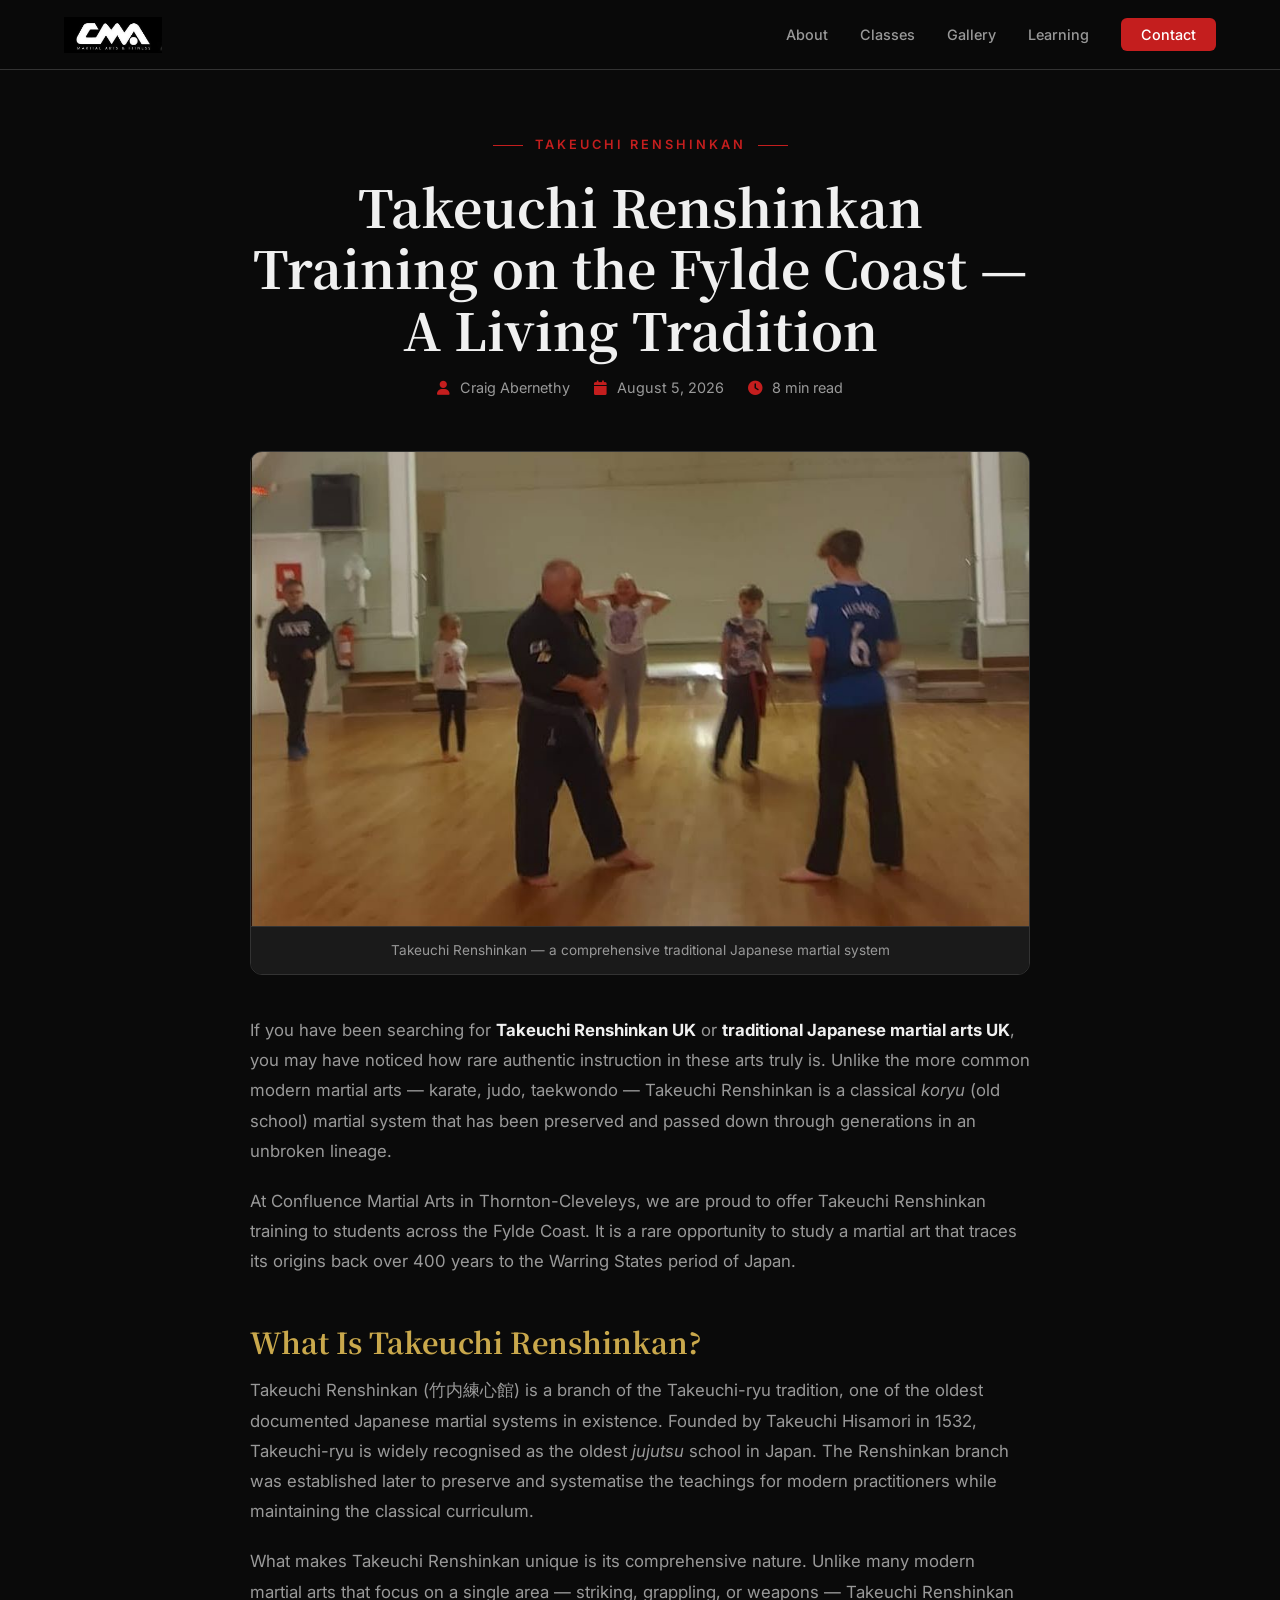
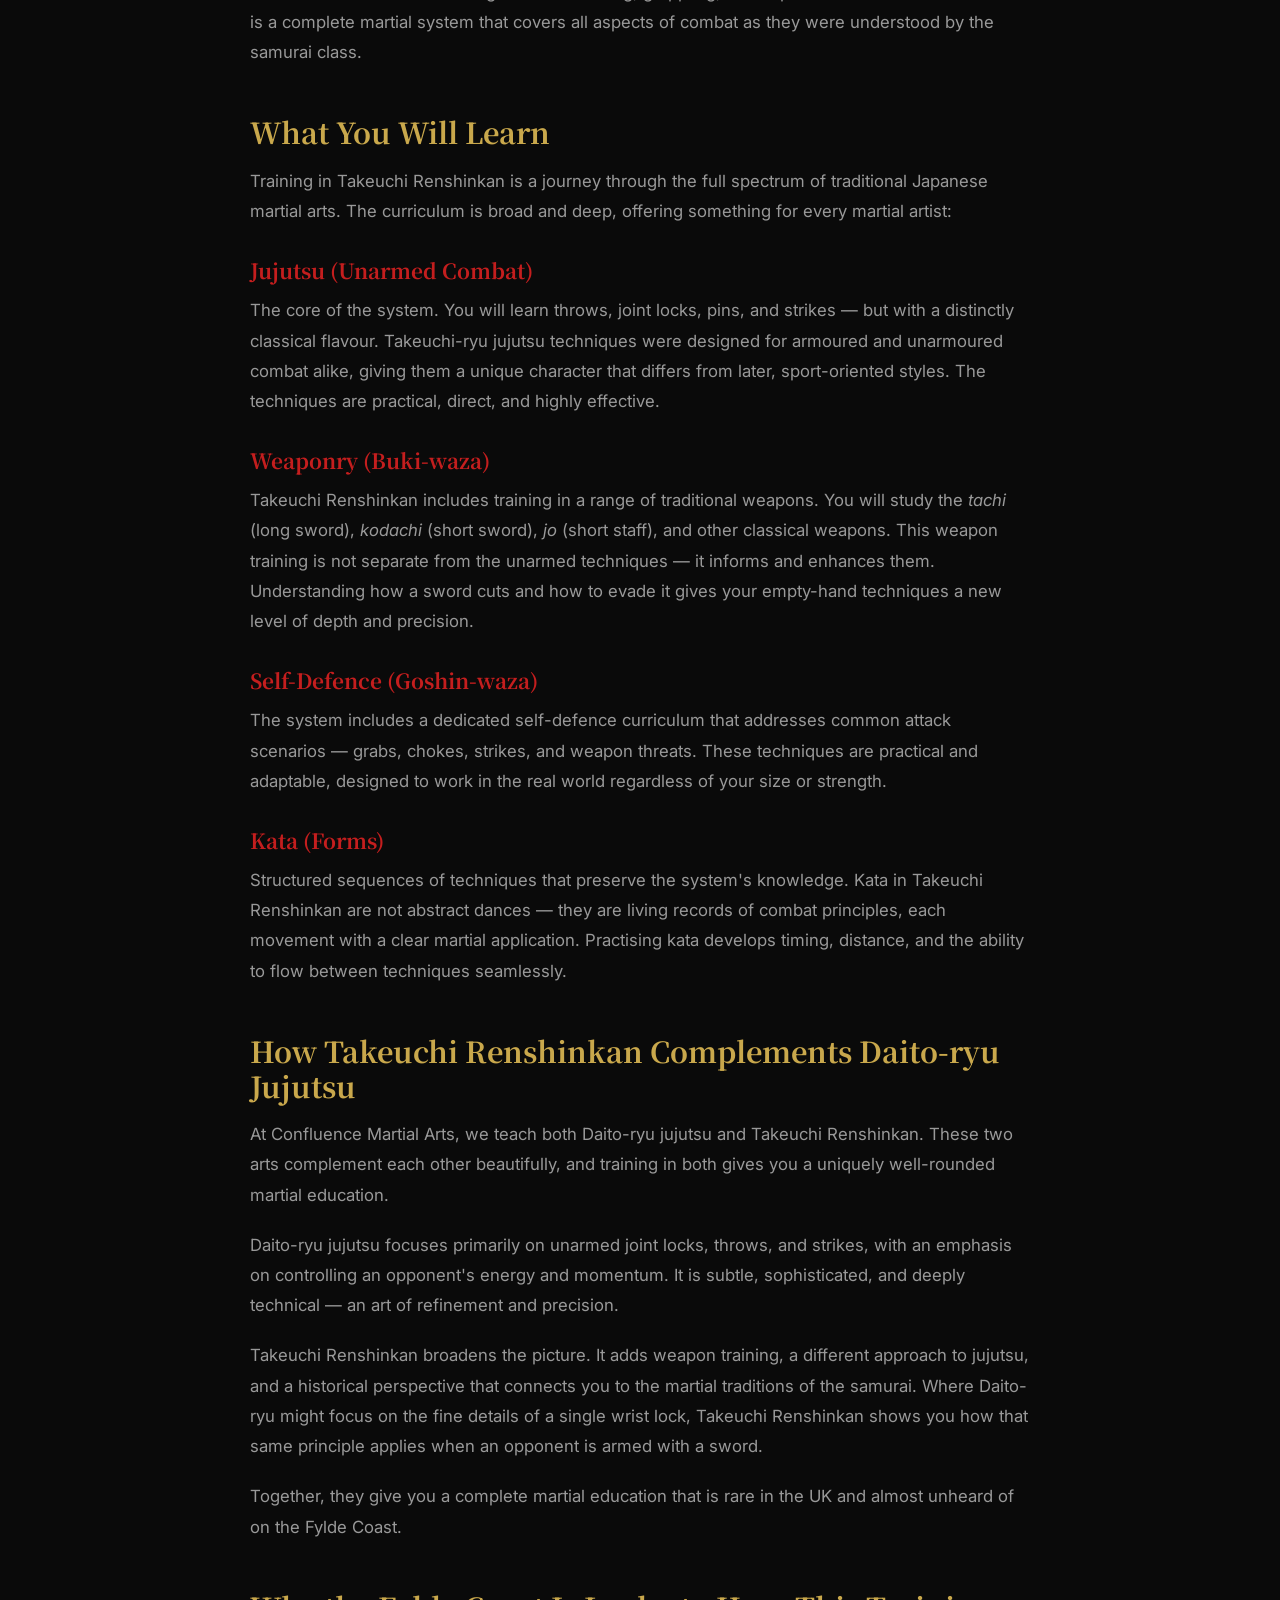
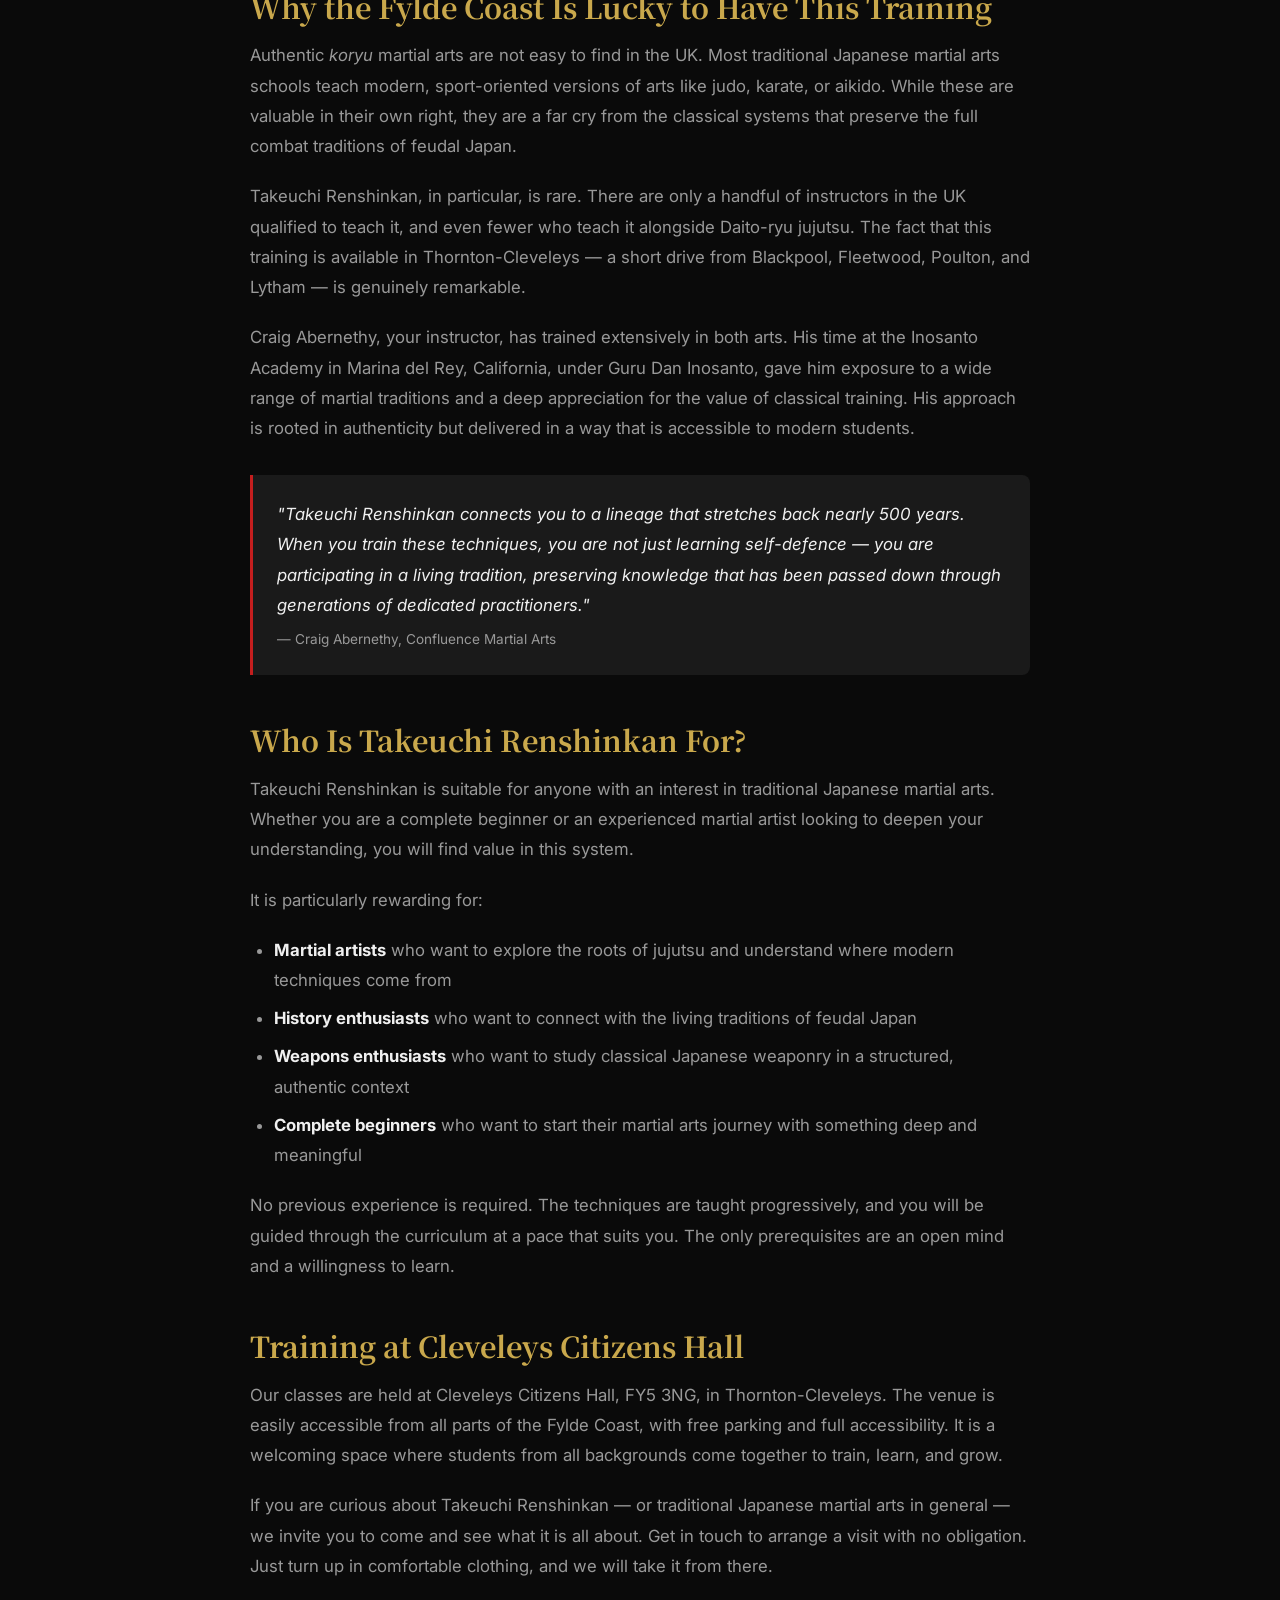
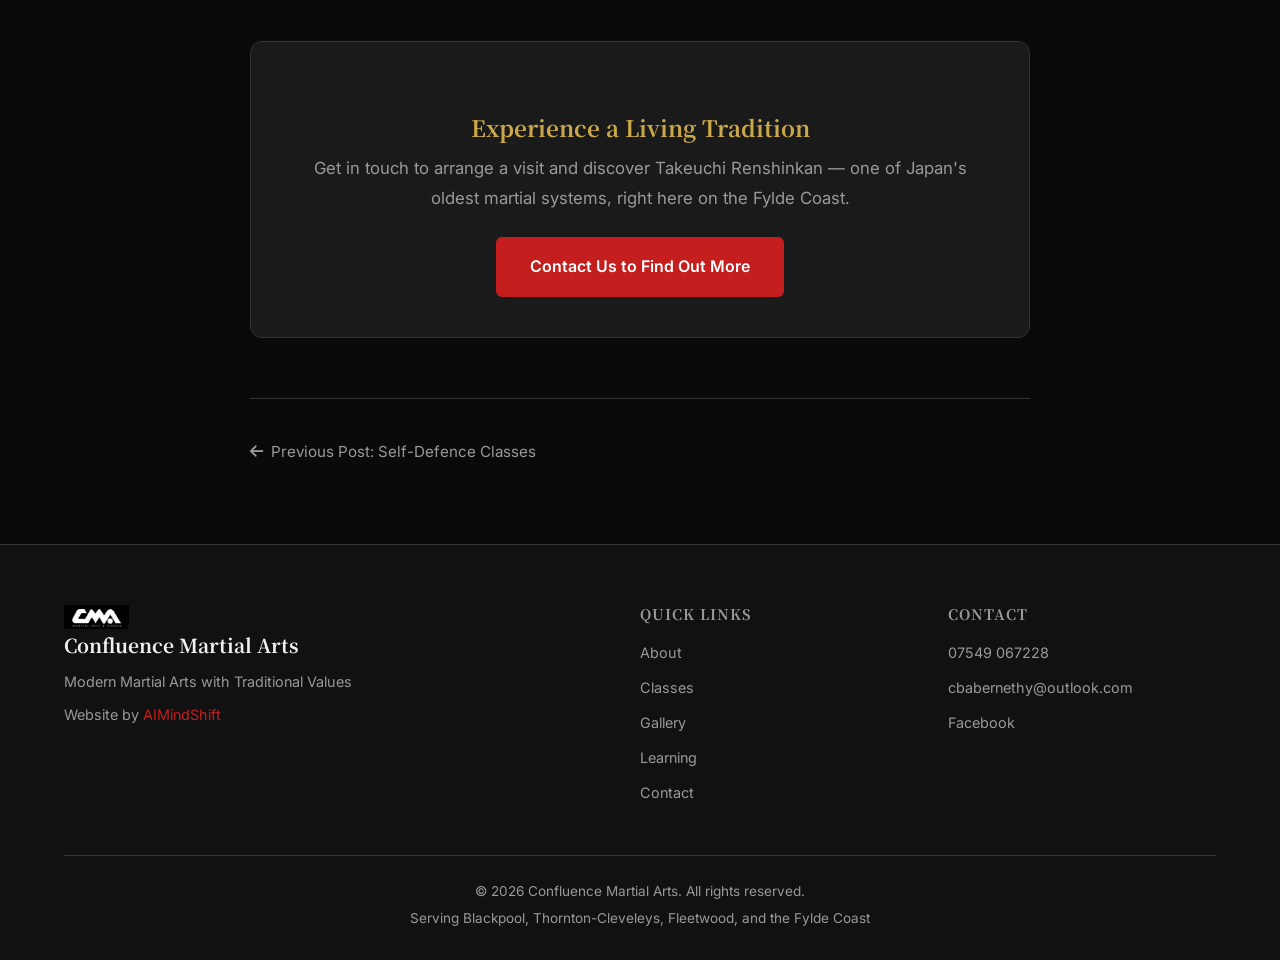
<file: blog/takeuchi-renshinkan-training-fylde-coast.html>
<!DOCTYPE html>
<html lang="en">
<head>
    <meta charset="UTF-8">
    <meta name="viewport" content="width=device-width, initial-scale=1.0">
    <title>Takeuchi Renshinkan Training on the Fylde Coast | Confluence Martial Arts</title>
    <meta name="description" content="Takeuchi Renshinkan training on the Fylde Coast — one of Japan's oldest martial systems. Learn jujutsu, weaponry, and self-defence at Confluence Martial Arts in Thornton-Cleveleys. Contact us to find out more.">
    <meta name="keywords" content="Takeuchi Renshinkan UK, Takeuchi Renshinkan, traditional Japanese martial arts UK, traditional Japanese jujutsu, martial arts Fylde Coast">
    <meta name="geo.region" content="GB-LAN">
    <meta name="geo.placename" content="Thornton-Cleveleys">
    <meta name="geo.position" content="53.888;-3.010">
    <meta name="ICBM" content="53.888, -3.010">

    <!-- Open Graph -->
    <meta property="og:title" content="Takeuchi Renshinkan Training on the Fylde Coast | Confluence Martial Arts">
    <meta property="og:description" content="Takeuchi Renshinkan training on the Fylde Coast — one of Japan's oldest martial systems. Learn jujutsu, weaponry, and self-defence at Confluence Martial Arts in Thornton-Cleveleys. Contact us to find out more.">
    <meta property="og:type" content="article">
    <meta property="og:url" content="https://confluence-martial-arts.netlify.app/blog/takeuchi-renshinkan-training-fylde-coast.html">
    <meta property="og:image" content="https://confluence-martial-arts.netlify.app/images/gallery-7.jpg">
    <meta property="og:locale" content="en_GB">

    <!-- Twitter Card -->
    <meta name="twitter:card" content="summary_large_image">
    <meta name="twitter:title" content="Takeuchi Renshinkan Training on the Fylde Coast | Confluence Martial Arts">
    <meta name="twitter:description" content="Takeuchi Renshinkan training on the Fylde Coast — one of Japan's oldest martial systems. Learn jujutsu, weaponry, and self-defence at Confluence Martial Arts in Thornton-Cleveleys. Contact us to find out more.">

    <!-- Article Schema -->
    <script type="application/ld+json">
    {
        "@context": "https://schema.org",
        "@type": "Article",
        "headline": "Takeuchi Renshinkan Training on the Fylde Coast — A Living Tradition",
        "description": "Takeuchi Renshinkan training on the Fylde Coast — one of Japan's oldest martial systems. Learn jujutsu, weaponry, and self-defence at Confluence Martial Arts in Thornton-Cleveleys. Contact us to find out more.",
        "author": {
            "@type": "Person",
            "name": "Craig Abernethy"
        },
        "publisher": {
            "@type": "Organization",
            "name": "Confluence Martial Arts",
            "logo": {
                "@type": "ImageObject",
                "url": "https://confluence-martial-arts.netlify.app/images/logo.jpg"
            }
        },
        "datePublished": "2026-08-05",
        "dateModified": "2026-08-05",
        "mainEntityOfPage": {
            "@type": "WebPage",
            "@id": "https://confluence-martial-arts.netlify.app/blog/takeuchi-renshinkan-training-fylde-coast.html"
        },
        "image": "https://confluence-martial-arts.netlify.app/images/gallery-7.jpg"
    }
    </script>

    <!-- BreadcrumbList Schema -->
    <script type="application/ld+json">
    {
        "@context": "https://schema.org",
        "@type": "BreadcrumbList",
        "itemListElement": [
            {"@type": "ListItem", "position": 1, "name": "Home", "item": "https://confluence-martial-arts.netlify.app/"},
            {"@type": "ListItem", "position": 2, "name": "Blog", "item": "https://confluence-martial-arts.netlify.app/blog/"},
            {"@type": "ListItem", "position": 3, "name": "Takeuchi Renshinkan Training Fylde Coast", "item": "https://confluence-martial-arts.netlify.app/blog/takeuchi-renshinkan-training-fylde-coast.html"}
        ]
    }
    </script>

    <!-- Fonts -->
    <link rel="preconnect" href="https://fonts.googleapis.com">
    <link rel="preconnect" href="https://fonts.gstatic.com" crossorigin>
    <link href="https://fonts.googleapis.com/css2?family=Inter:wght@400;500;600;700;800&family=Noto+Serif+JP:wght@400;600;700&display=swap" rel="stylesheet">
    <link rel="stylesheet" href="https://cdnjs.cloudflare.com/ajax/libs/font-awesome/6.5.1/css/all.min.css">
    <link rel="stylesheet" href="../style.css">

    <style>
        /* Blog-specific styles */
        .blog-post {
            padding-top: calc(var(--nav-height) + 60px);
            padding-bottom: 80px;
        }

        .blog-header {
            text-align: center;
            max-width: 800px;
            margin: 0 auto 50px;
        }

        .blog-header .section-tag {
            margin-bottom: 20px;
        }

        .blog-header h1 {
            font-size: clamp(2rem, 5vw, 3.2rem);
            margin-bottom: 16px;
            line-height: 1.2;
        }

        .blog-meta {
            display: flex;
            justify-content: center;
            gap: 24px;
            color: var(--color-text-muted);
            font-size: 0.9rem;
            flex-wrap: wrap;
        }

        .blog-meta i {
            color: var(--color-accent);
            margin-right: 6px;
        }

        .blog-content {
            max-width: 780px;
            margin: 0 auto;
        }

        .blog-content .featured-image {
            border-radius: 12px;
            overflow: hidden;
            margin-bottom: 40px;
            border: 1px solid var(--color-border);
        }

        .blog-content .featured-image img {
            width: 100%;
            height: auto;
            display: block;
        }

        .blog-content .image-caption {
            text-align: center;
            font-size: 0.85rem;
            color: var(--color-text-muted);
            padding: 12px;
            background: var(--color-bg-card);
            border-top: 1px solid var(--color-border);
        }

        .blog-content h2 {
            font-size: clamp(1.4rem, 3vw, 1.8rem);
            color: var(--color-gold);
            margin-top: 48px;
            margin-bottom: 16px;
        }

        .blog-content h3 {
            font-size: clamp(1.1rem, 2vw, 1.3rem);
            color: var(--color-accent);
            margin-top: 32px;
            margin-bottom: 12px;
        }

        .blog-content p {
            color: var(--color-text-muted);
            font-size: 1.05rem;
            line-height: 1.8;
            margin-bottom: 20px;
        }

        .blog-content ul, .blog-content ol {
            color: var(--color-text-muted);
            font-size: 1.05rem;
            line-height: 1.8;
            margin-bottom: 20px;
            padding-left: 24px;
        }

        .blog-content ul {
            list-style: disc;
        }

        .blog-content ol {
            list-style: decimal;
        }

        .blog-content li {
            margin-bottom: 8px;
        }

        .blog-content strong {
            color: var(--color-text);
        }

        .blog-content blockquote {
            background: var(--color-bg-card);
            border-left: 3px solid var(--color-accent);
            padding: 24px;
            border-radius: 0 8px 8px 0;
            margin: 32px 0;
        }

        .blog-content blockquote p {
            font-style: italic;
            margin-bottom: 0;
            color: var(--color-text);
        }

        .blog-content blockquote cite {
            display: block;
            margin-top: 8px;
            font-size: 0.85rem;
            color: var(--color-text-muted);
            font-style: normal;
        }

        .blog-cta {
            background: var(--color-bg-card);
            border: 1px solid var(--color-border);
            border-radius: 12px;
            padding: 40px;
            text-align: center;
            margin-top: 60px;
        }

        .blog-cta h3 {
            color: var(--color-gold);
            font-size: 1.4rem;
            margin-bottom: 12px;
        }

        .blog-cta p {
            color: var(--color-text-muted);
            margin-bottom: 24px;
            font-size: 1.05rem;
        }

        .blog-cta .btn {
            margin: 0 auto;
        }

        .blog-nav {
            display: flex;
            justify-content: space-between;
            margin-top: 60px;
            padding-top: 40px;
            border-top: 1px solid var(--color-border);
        }

        .blog-nav a {
            display: inline-flex;
            align-items: center;
            gap: 8px;
            color: var(--color-text-muted);
            font-size: 0.95rem;
        }

        .blog-nav a:hover {
            color: var(--color-accent);
        }

        @media (max-width: 768px) {
            .blog-post {
                padding-top: calc(var(--nav-height) + 30px);
            }
            .blog-meta {
                flex-direction: column;
                align-items: center;
                gap: 8px;
            }
            .blog-cta {
                padding: 24px;
            }
        }
    </style>
</head>
<body>
    <!-- Navigation -->
    <nav class="navbar" id="navbar">
        <div class="container nav-container">
            <a href="../index.html" class="nav-logo">
                <img src="../images/logo.jpg" alt="Confluence Martial Arts logo — Daito-ryu jujutsu and Takeuchi Renshinkan in Blackpool" class="nav-logo-img">
            </a>
            <button type="button" class="nav-toggle" id="navToggle" aria-label="Toggle navigation">
                <span></span><span></span><span></span>
            </button>
            <ul class="nav-menu" id="navMenu">
                <li><a href="../index.html#about" class="nav-link">About</a></li>
                <li><a href="../index.html#classes" class="nav-link">Classes</a></li>
                <li><a href="../index.html#gallery" class="nav-link">Gallery</a></li>
                <li><a href="../index.html#learning" class="nav-link">Learning</a></li>
                <li><a href="../index.html#contact" class="nav-link nav-cta">Contact</a></li>
            </ul>
        </div>
    </nav>

    <!-- Blog Post -->
    <section class="blog-post">
        <div class="container">
            <div class="blog-header">
                <span class="section-tag">Takeuchi Renshinkan</span>
                <h1>Takeuchi Renshinkan Training on the Fylde Coast — A Living Tradition</h1>
                <div class="blog-meta">
                    <span><i class="fas fa-user"></i> Craig Abernethy</span>
                    <span><i class="fas fa-calendar"></i> August 5, 2026</span>
                    <span><i class="fas fa-clock"></i> 8 min read</span>
                </div>
            </div>

            <div class="blog-content">
                <div class="featured-image">
                    <img src="../images/gallery-7.jpg" alt="Takeuchi Renshinkan martial arts training at Confluence Martial Arts on the Fylde Coast">
                    <div class="image-caption">Takeuchi Renshinkan — a comprehensive traditional Japanese martial system</div>
                </div>

                <p>If you have been searching for <strong>Takeuchi Renshinkan UK</strong> or <strong>traditional Japanese martial arts UK</strong>, you may have noticed how rare authentic instruction in these arts truly is. Unlike the more common modern martial arts — karate, judo, taekwondo — Takeuchi Renshinkan is a classical <em>koryu</em> (old school) martial system that has been preserved and passed down through generations in an unbroken lineage.</p>

                <p>At Confluence Martial Arts in Thornton-Cleveleys, we are proud to offer Takeuchi Renshinkan training to students across the Fylde Coast. It is a rare opportunity to study a martial art that traces its origins back over 400 years to the Warring States period of Japan.</p>

                <h2>What Is Takeuchi Renshinkan?</h2>

                <p>Takeuchi Renshinkan (竹内練心館) is a branch of the Takeuchi-ryu tradition, one of the oldest documented Japanese martial systems in existence. Founded by Takeuchi Hisamori in 1532, Takeuchi-ryu is widely recognised as the oldest <em>jujutsu</em> school in Japan. The Renshinkan branch was established later to preserve and systematise the teachings for modern practitioners while maintaining the classical curriculum.</p>

                <p>What makes Takeuchi Renshinkan unique is its comprehensive nature. Unlike many modern martial arts that focus on a single area — striking, grappling, or weapons — Takeuchi Renshinkan is a complete martial system that covers all aspects of combat as they were understood by the samurai class.</p>

                <h2>What You Will Learn</h2>

                <p>Training in Takeuchi Renshinkan is a journey through the full spectrum of traditional Japanese martial arts. The curriculum is broad and deep, offering something for every martial artist:</p>

                <h3>Jujutsu (Unarmed Combat)</h3>
                <p>The core of the system. You will learn throws, joint locks, pins, and strikes — but with a distinctly classical flavour. Takeuchi-ryu jujutsu techniques were designed for armoured and unarmoured combat alike, giving them a unique character that differs from later, sport-oriented styles. The techniques are practical, direct, and highly effective.</p>

                <h3>Weaponry (Buki-waza)</h3>
                <p>Takeuchi Renshinkan includes training in a range of traditional weapons. You will study the <em>tachi</em> (long sword), <em>kodachi</em> (short sword), <em>jo</em> (short staff), and other classical weapons. This weapon training is not separate from the unarmed techniques — it informs and enhances them. Understanding how a sword cuts and how to evade it gives your empty-hand techniques a new level of depth and precision.</p>

                <h3>Self-Defence (Goshin-waza)</h3>
                <p>The system includes a dedicated self-defence curriculum that addresses common attack scenarios — grabs, chokes, strikes, and weapon threats. These techniques are practical and adaptable, designed to work in the real world regardless of your size or strength.</p>

                <h3>Kata (Forms)</h3>
                <p>Structured sequences of techniques that preserve the system's knowledge. Kata in Takeuchi Renshinkan are not abstract dances — they are living records of combat principles, each movement with a clear martial application. Practising kata develops timing, distance, and the ability to flow between techniques seamlessly.</p>

                <h2>How Takeuchi Renshinkan Complements Daito-ryu Jujutsu</h2>

                <p>At Confluence Martial Arts, we teach both Daito-ryu jujutsu and Takeuchi Renshinkan. These two arts complement each other beautifully, and training in both gives you a uniquely well-rounded martial education.</p>

                <p>Daito-ryu jujutsu focuses primarily on unarmed joint locks, throws, and strikes, with an emphasis on controlling an opponent's energy and momentum. It is subtle, sophisticated, and deeply technical — an art of refinement and precision.</p>

                <p>Takeuchi Renshinkan broadens the picture. It adds weapon training, a different approach to jujutsu, and a historical perspective that connects you to the martial traditions of the samurai. Where Daito-ryu might focus on the fine details of a single wrist lock, Takeuchi Renshinkan shows you how that same principle applies when an opponent is armed with a sword.</p>

                <p>Together, they give you a complete martial education that is rare in the UK and almost unheard of on the Fylde Coast.</p>

                <h2>Why the Fylde Coast Is Lucky to Have This Training</h2>

                <p>Authentic <em>koryu</em> martial arts are not easy to find in the UK. Most traditional Japanese martial arts schools teach modern, sport-oriented versions of arts like judo, karate, or aikido. While these are valuable in their own right, they are a far cry from the classical systems that preserve the full combat traditions of feudal Japan.</p>

                <p>Takeuchi Renshinkan, in particular, is rare. There are only a handful of instructors in the UK qualified to teach it, and even fewer who teach it alongside Daito-ryu jujutsu. The fact that this training is available in Thornton-Cleveleys — a short drive from Blackpool, Fleetwood, Poulton, and Lytham — is genuinely remarkable.</p>

                <p>Craig Abernethy, your instructor, has trained extensively in both arts. His time at the Inosanto Academy in Marina del Rey, California, under Guru Dan Inosanto, gave him exposure to a wide range of martial traditions and a deep appreciation for the value of classical training. His approach is rooted in authenticity but delivered in a way that is accessible to modern students.</p>

                <blockquote>
                    <p>"Takeuchi Renshinkan connects you to a lineage that stretches back nearly 500 years. When you train these techniques, you are not just learning self-defence — you are participating in a living tradition, preserving knowledge that has been passed down through generations of dedicated practitioners."</p>
                    <cite>— Craig Abernethy, Confluence Martial Arts</cite>
                </blockquote>

                <h2>Who Is Takeuchi Renshinkan For?</h2>

                <p>Takeuchi Renshinkan is suitable for anyone with an interest in traditional Japanese martial arts. Whether you are a complete beginner or an experienced martial artist looking to deepen your understanding, you will find value in this system.</p>

                <p>It is particularly rewarding for:</p>

                <ul>
                    <li><strong>Martial artists</strong> who want to explore the roots of jujutsu and understand where modern techniques come from</li>
                    <li><strong>History enthusiasts</strong> who want to connect with the living traditions of feudal Japan</li>
                    <li><strong>Weapons enthusiasts</strong> who want to study classical Japanese weaponry in a structured, authentic context</li>
                    <li><strong>Complete beginners</strong> who want to start their martial arts journey with something deep and meaningful</li>
                </ul>

                <p>No previous experience is required. The techniques are taught progressively, and you will be guided through the curriculum at a pace that suits you. The only prerequisites are an open mind and a willingness to learn.</p>

                <h2>Training at Cleveleys Citizens Hall</h2>

                <p>Our classes are held at Cleveleys Citizens Hall, FY5 3NG, in Thornton-Cleveleys. The venue is easily accessible from all parts of the Fylde Coast, with free parking and full accessibility. It is a welcoming space where students from all backgrounds come together to train, learn, and grow.</p>

                <p>If you are curious about Takeuchi Renshinkan — or traditional Japanese martial arts in general — we invite you to come and see what it is all about. Get in touch to arrange a visit with no obligation. Just turn up in comfortable clothing, and we will take it from there.</p>

                <!-- CTA -->
                <div class="blog-cta">
                    <h3>Experience a Living Tradition</h3>
                    <p>Get in touch to arrange a visit and discover Takeuchi Renshinkan — one of Japan's oldest martial systems, right here on the Fylde Coast.</p>
                    <a href="../index.html#contact" class="btn btn-primary">Contact Us to Find Out More</a>
                </div>

                <!-- Blog Navigation -->
                <div class="blog-nav">
                    <a href="self-defence-classes-cleveleys.html"><i class="fas fa-arrow-left"></i> Previous Post: Self-Defence Classes</a>
                    <span></span>
                </div>
            </div>
        </div>
    </section>

    <!-- Footer -->
    <footer class="footer">
        <div class="container">
            <div class="footer-content">
                <div class="footer-brand">
                    <span class="footer-logo"><img src="../images/logo.jpg" alt="Confluence Martial Arts — jujutsu classes in Blackpool and Thornton-Cleveleys" class="footer-logo-img"> Confluence Martial Arts</span>
                    <p>Modern Martial Arts with Traditional Values</p>
                    <p class="footer-attribution">Website by <a href="https://aimindshift.consulting" target="_blank" rel="noopener">AIMindShift</a></p>
                </div>
                <div class="footer-links">
                    <h4>Quick Links</h4>
                    <ul>
                        <li><a href="../index.html#about">About</a></li>
                        <li><a href="../index.html#classes">Classes</a></li>
                        <li><a href="../index.html#gallery">Gallery</a></li>
                        <li><a href="../index.html#learning">Learning</a></li>
                        <li><a href="../index.html#contact">Contact</a></li>
                    </ul>
                </div>
                <div class="footer-links">
                    <h4>Contact</h4>
                    <ul>
                        <li><a href="tel:07549067228">07549 067228</a></li>
                        <li><a href="mailto:cbabernethy@outlook.com">cbabernethy@outlook.com</a></li>
                        <li><a href="https://www.facebook.com/confluencema" target="_blank">Facebook</a></li>
                    </ul>
                </div>
            </div>
            <div class="footer-bottom">
                <p>&copy; 2026 Confluence Martial Arts. All rights reserved.</p>
                <p class="footer-location">Serving Blackpool, Thornton-Cleveleys, Fleetwood, and the Fylde Coast</p>
            </div>
        </div>
    </footer>

    <script src="../script.js"></script>
</body>
</html>
</file>
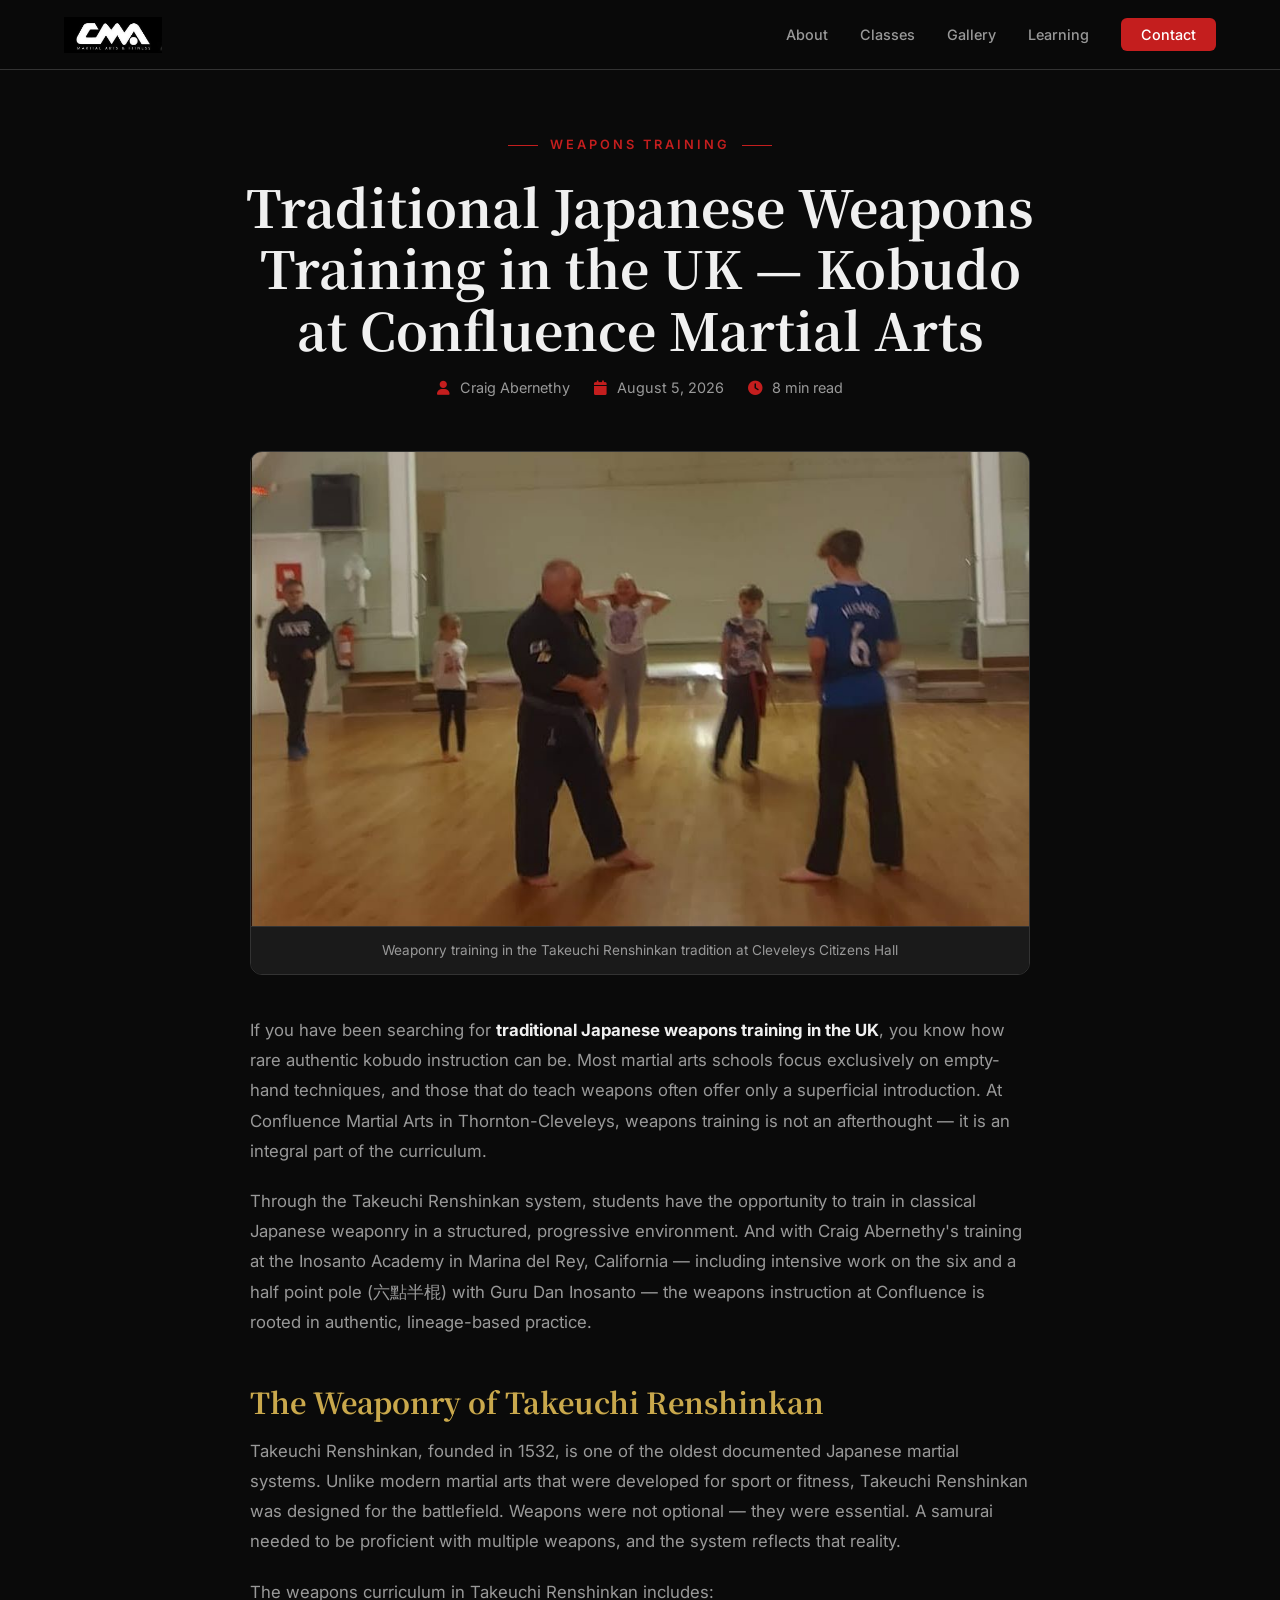
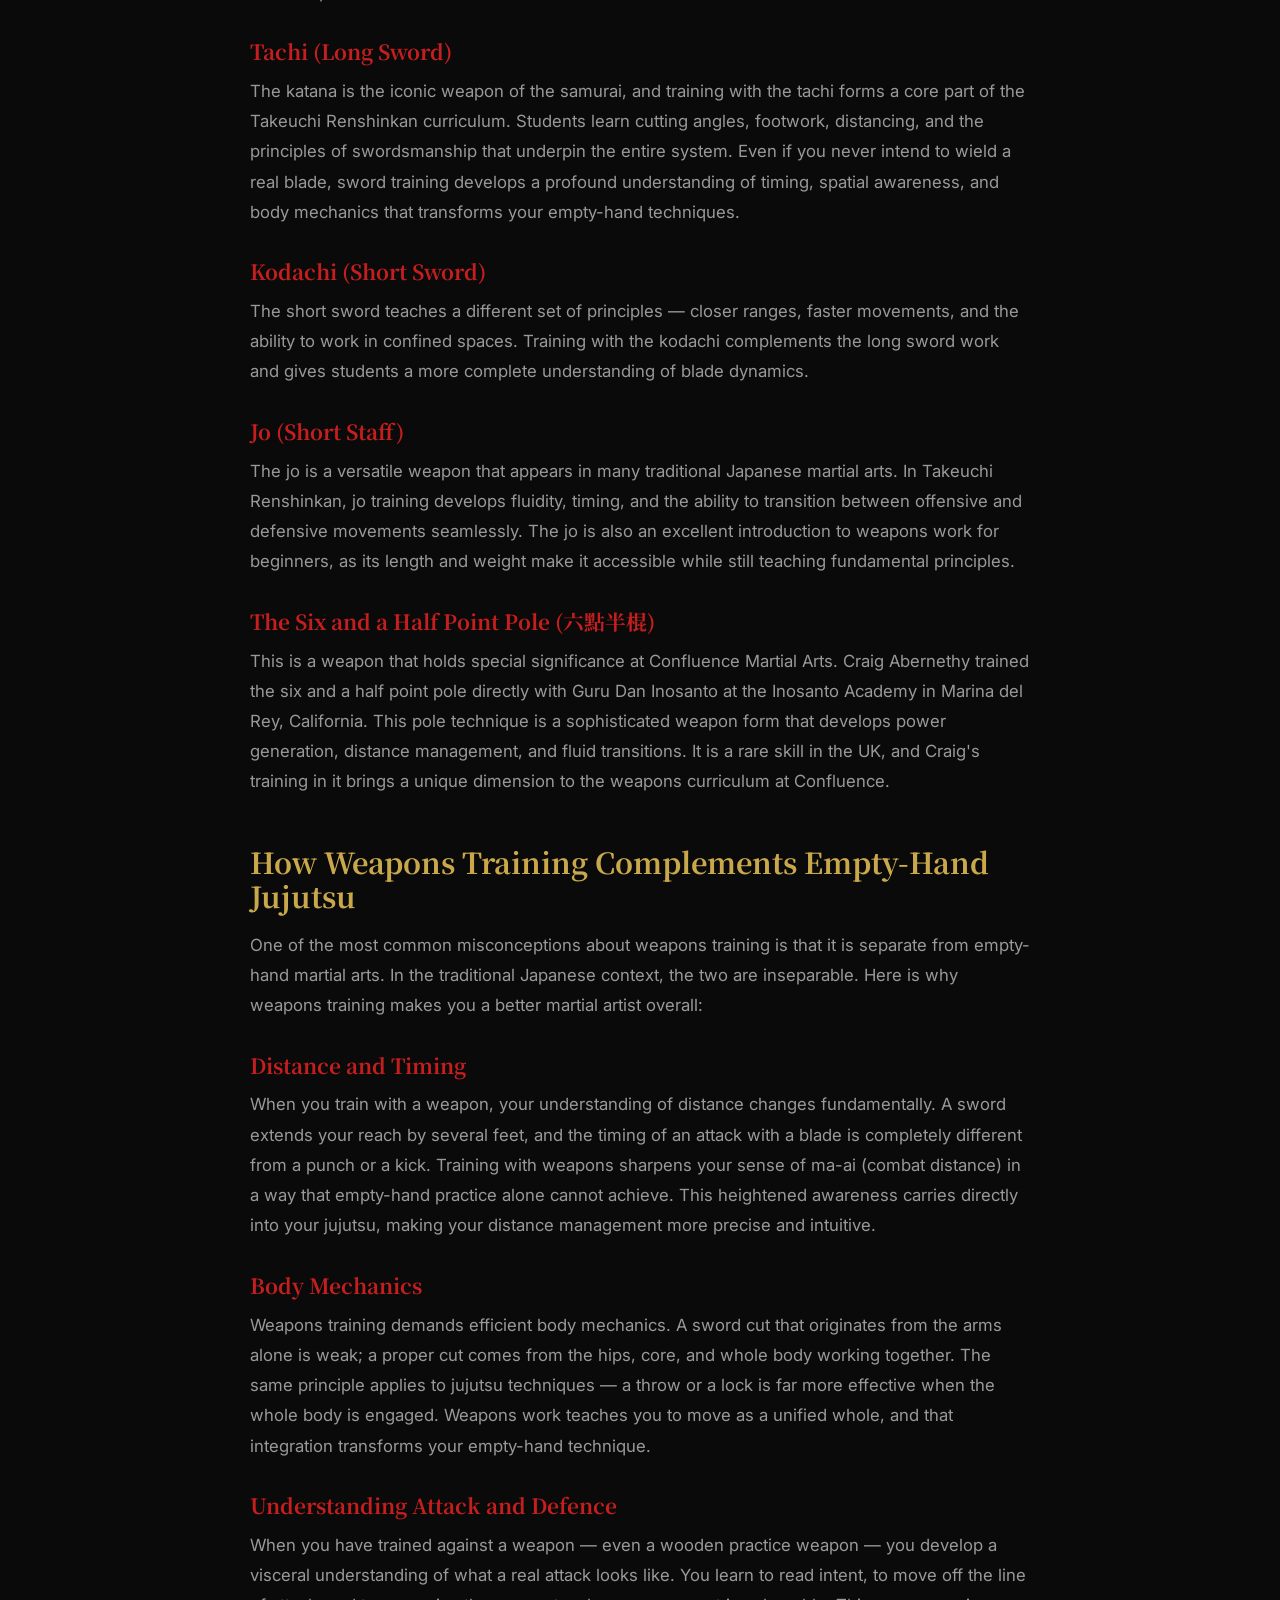
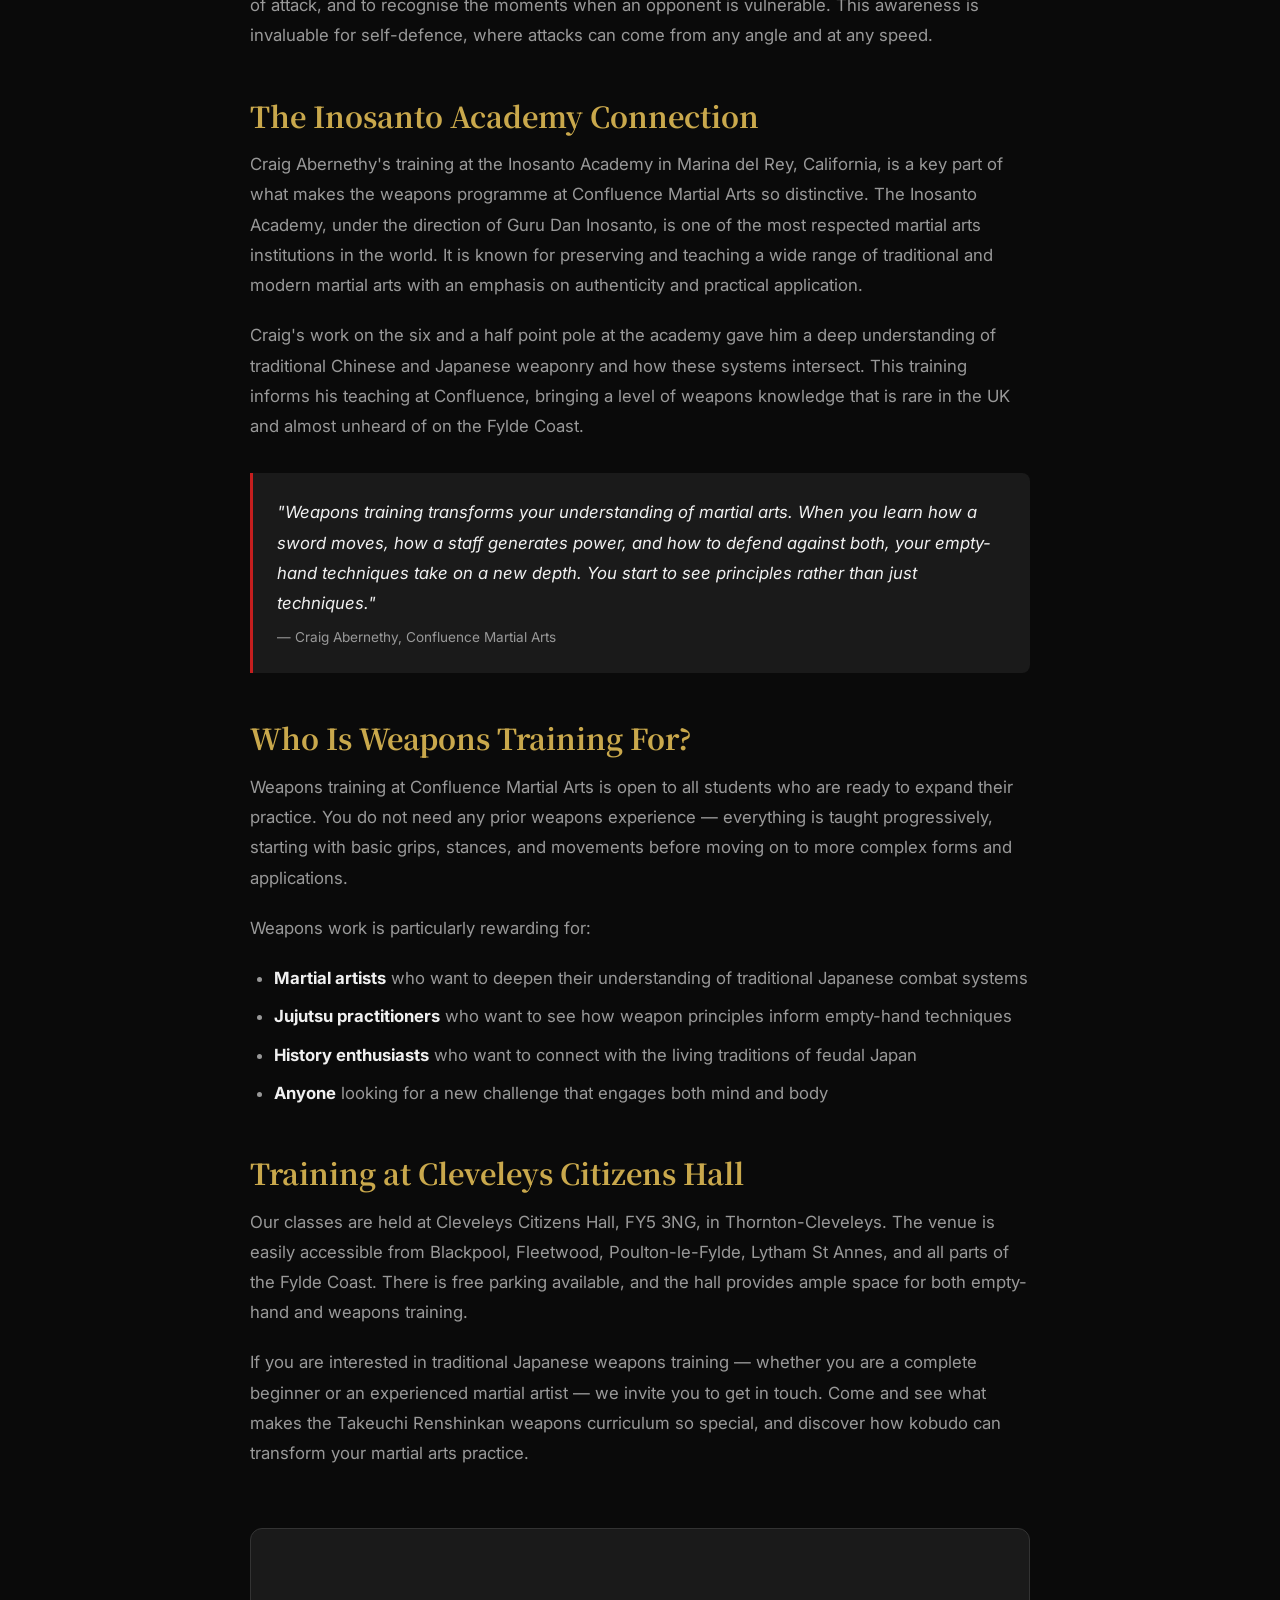
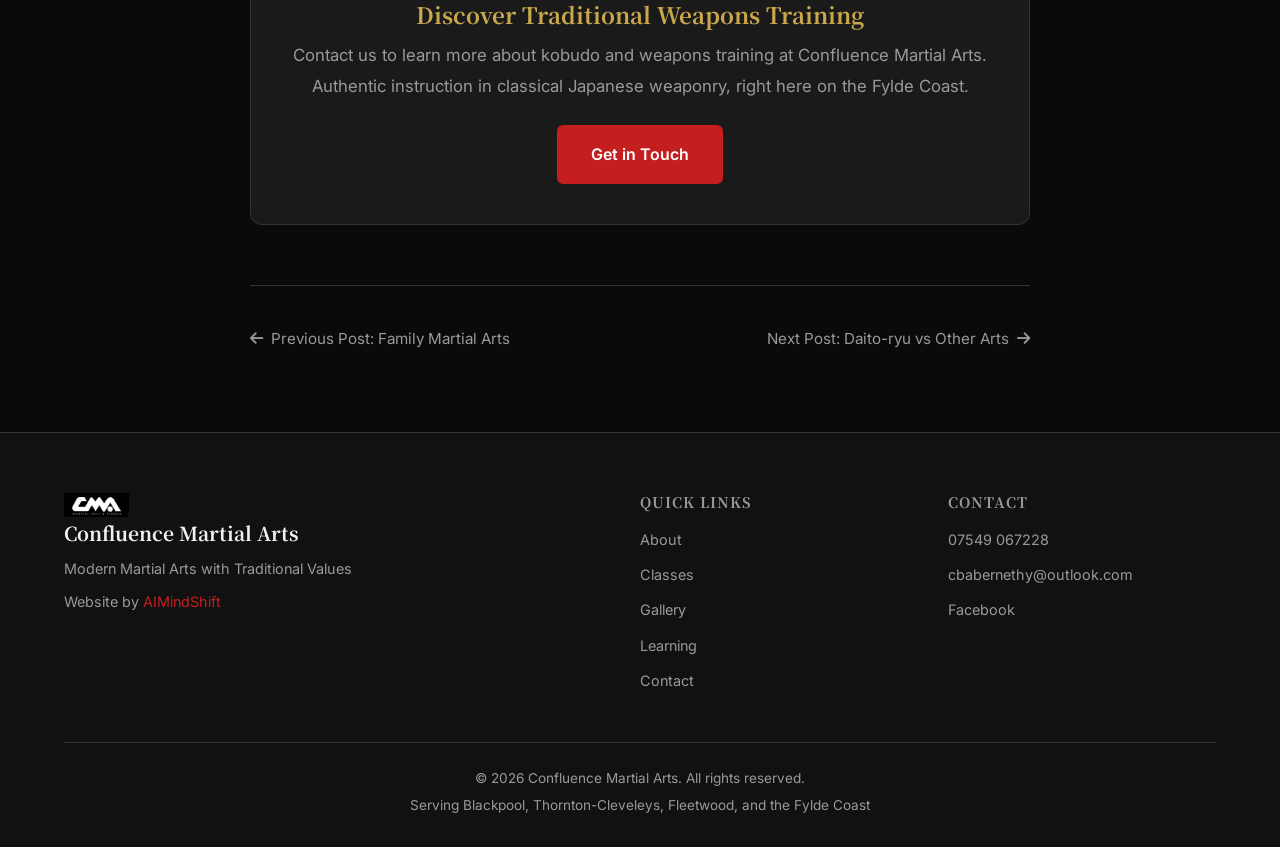
<file: blog/weapons-training-takeuchi-renshinkan.html>
<!DOCTYPE html>
<html lang="en">
<head>
    <meta charset="UTF-8">
    <meta name="viewport" content="width=device-width, initial-scale=1.0">
    <title>Traditional Japanese Weapons Training UK | Confluence Martial Arts — Blackpool & Thornton-Cleveleys</title>
    <meta name="description" content="Traditional Japanese weapons training in the UK — kobudo at Confluence Martial Arts in Thornton-Cleveleys. Learn the six and a half point pole and classical weaponry from Takeuchi Renshinkan. Contact us to learn more.">
    <meta name="keywords" content="traditional Japanese weapons training UK, kobudo Blackpool, Japanese weapons training Fylde Coast, six and a half point pole, Takeuchi Renshinkan weapons, traditional kobudo UK">
    <meta name="geo.region" content="GB-LAN">
    <meta name="geo.placename" content="Thornton-Cleveleys">
    <meta name="geo.position" content="53.888;-3.010">
    <meta name="ICBM" content="53.888, -3.010">

    <!-- Open Graph -->
    <meta property="og:title" content="Traditional Japanese Weapons Training UK | Confluence Martial Arts">
    <meta property="og:description" content="Traditional Japanese weapons training in the UK — kobudo at Confluence Martial Arts in Thornton-Cleveleys. Learn the six and a half point pole and classical weaponry from Takeuchi Renshinkan.">
    <meta property="og:type" content="article">
    <meta property="og:url" content="https://confluence-martial-arts.netlify.app/blog/weapons-training-takeuchi-renshinkan.html">
    <meta property="og:image" content="https://confluence-martial-arts.netlify.app/images/gallery-7.jpg">
    <meta property="og:locale" content="en_GB">

    <!-- Twitter Card -->
    <meta name="twitter:card" content="summary_large_image">
    <meta name="twitter:title" content="Traditional Japanese Weapons Training UK | Confluence Martial Arts">
    <meta name="twitter:description" content="Traditional Japanese weapons training in the UK — kobudo at Confluence Martial Arts in Thornton-Cleveleys. Learn the six and a half point pole and classical weaponry from Takeuchi Renshinkan.">

    <!-- Article Schema -->
    <script type="application/ld+json">
    {
        "@context": "https://schema.org",
        "@type": "Article",
        "headline": "Traditional Japanese Weapons Training in the UK — Kobudo at Confluence Martial Arts",
        "description": "Traditional Japanese weapons training in the UK — kobudo at Confluence Martial Arts in Thornton-Cleveleys. Learn the six and a half point pole and classical weaponry from Takeuchi Renshinkan.",
        "author": {
            "@type": "Person",
            "name": "Craig Abernethy"
        },
        "publisher": {
            "@type": "Organization",
            "name": "Confluence Martial Arts",
            "logo": {
                "@type": "ImageObject",
                "url": "https://confluence-martial-arts.netlify.app/images/logo.jpg"
            }
        },
        "datePublished": "2026-08-05",
        "dateModified": "2026-08-05",
        "mainEntityOfPage": {
            "@type": "WebPage",
            "@id": "https://confluence-martial-arts.netlify.app/blog/weapons-training-takeuchi-renshinkan.html"
        },
        "image": "https://confluence-martial-arts.netlify.app/images/gallery-7.jpg"
    }
    </script>

    <!-- BreadcrumbList Schema -->
    <script type="application/ld+json">
    {
        "@context": "https://schema.org",
        "@type": "BreadcrumbList",
        "itemListElement": [
            {"@type": "ListItem", "position": 1, "name": "Home", "item": "https://confluence-martial-arts.netlify.app/"},
            {"@type": "ListItem", "position": 2, "name": "Blog", "item": "https://confluence-martial-arts.netlify.app/blog/"},
            {"@type": "ListItem", "position": 3, "name": "Weapons Training Takeuchi Renshinkan", "item": "https://confluence-martial-arts.netlify.app/blog/weapons-training-takeuchi-renshinkan.html"}
        ]
    }
    </script>

    <!-- Fonts -->
    <link rel="preconnect" href="https://fonts.googleapis.com">
    <link rel="preconnect" href="https://fonts.gstatic.com" crossorigin>
    <link href="https://fonts.googleapis.com/css2?family=Inter:wght@400;500;600;700;800&family=Noto+Serif+JP:wght@400;600;700&display=swap" rel="stylesheet">
    <link rel="stylesheet" href="https://cdnjs.cloudflare.com/ajax/libs/font-awesome/6.5.1/css/all.min.css">
    <link rel="stylesheet" href="../style.css">

    <style>
        /* Blog-specific styles */
        .blog-post {
            padding-top: calc(var(--nav-height) + 60px);
            padding-bottom: 80px;
        }

        .blog-header {
            text-align: center;
            max-width: 800px;
            margin: 0 auto 50px;
        }

        .blog-header .section-tag {
            margin-bottom: 20px;
        }

        .blog-header h1 {
            font-size: clamp(2rem, 5vw, 3.2rem);
            margin-bottom: 16px;
            line-height: 1.2;
        }

        .blog-meta {
            display: flex;
            justify-content: center;
            gap: 24px;
            color: var(--color-text-muted);
            font-size: 0.9rem;
            flex-wrap: wrap;
        }

        .blog-meta i {
            color: var(--color-accent);
            margin-right: 6px;
        }

        .blog-content {
            max-width: 780px;
            margin: 0 auto;
        }

        .blog-content .featured-image {
            border-radius: 12px;
            overflow: hidden;
            margin-bottom: 40px;
            border: 1px solid var(--color-border);
        }

        .blog-content .featured-image img {
            width: 100%;
            height: auto;
            display: block;
        }

        .blog-content .image-caption {
            text-align: center;
            font-size: 0.85rem;
            color: var(--color-text-muted);
            padding: 12px;
            background: var(--color-bg-card);
            border-top: 1px solid var(--color-border);
        }

        .blog-content h2 {
            font-size: clamp(1.4rem, 3vw, 1.8rem);
            color: var(--color-gold);
            margin-top: 48px;
            margin-bottom: 16px;
        }

        .blog-content h3 {
            font-size: clamp(1.1rem, 2vw, 1.3rem);
            color: var(--color-accent);
            margin-top: 32px;
            margin-bottom: 12px;
        }

        .blog-content p {
            color: var(--color-text-muted);
            font-size: 1.05rem;
            line-height: 1.8;
            margin-bottom: 20px;
        }

        .blog-content ul, .blog-content ol {
            color: var(--color-text-muted);
            font-size: 1.05rem;
            line-height: 1.8;
            margin-bottom: 20px;
            padding-left: 24px;
        }

        .blog-content ul {
            list-style: disc;
        }

        .blog-content ol {
            list-style: decimal;
        }

        .blog-content li {
            margin-bottom: 8px;
        }

        .blog-content strong {
            color: var(--color-text);
        }

        .blog-content blockquote {
            background: var(--color-bg-card);
            border-left: 3px solid var(--color-accent);
            padding: 24px;
            border-radius: 0 8px 8px 0;
            margin: 32px 0;
        }

        .blog-content blockquote p {
            font-style: italic;
            margin-bottom: 0;
            color: var(--color-text);
        }

        .blog-content blockquote cite {
            display: block;
            margin-top: 8px;
            font-size: 0.85rem;
            color: var(--color-text-muted);
            font-style: normal;
        }

        .blog-cta {
            background: var(--color-bg-card);
            border: 1px solid var(--color-border);
            border-radius: 12px;
            padding: 40px;
            text-align: center;
            margin-top: 60px;
        }

        .blog-cta h3 {
            color: var(--color-gold);
            font-size: 1.4rem;
            margin-bottom: 12px;
        }

        .blog-cta p {
            color: var(--color-text-muted);
            margin-bottom: 24px;
            font-size: 1.05rem;
        }

        .blog-cta .btn {
            margin: 0 auto;
        }

        .blog-nav {
            display: flex;
            justify-content: space-between;
            margin-top: 60px;
            padding-top: 40px;
            border-top: 1px solid var(--color-border);
        }

        .blog-nav a {
            display: inline-flex;
            align-items: center;
            gap: 8px;
            color: var(--color-text-muted);
            font-size: 0.95rem;
        }

        .blog-nav a:hover {
            color: var(--color-accent);
        }

        @media (max-width: 768px) {
            .blog-post {
                padding-top: calc(var(--nav-height) + 30px);
            }
            .blog-meta {
                flex-direction: column;
                align-items: center;
                gap: 8px;
            }
            .blog-cta {
                padding: 24px;
            }
        }
    </style>
</head>
<body>
    <!-- Navigation -->
    <nav class="navbar" id="navbar">
        <div class="container nav-container">
            <a href="../index.html" class="nav-logo">
                <img src="../images/logo.jpg" alt="Confluence Martial Arts logo — Daito-ryu jujutsu and Takeuchi Renshinkan in Blackpool" class="nav-logo-img">
            </a>
            <button type="button" class="nav-toggle" id="navToggle" aria-label="Toggle navigation">
                <span></span><span></span><span></span>
            </button>
            <ul class="nav-menu" id="navMenu">
                <li><a href="../index.html#about" class="nav-link">About</a></li>
                <li><a href="../index.html#classes" class="nav-link">Classes</a></li>
                <li><a href="../index.html#gallery" class="nav-link">Gallery</a></li>
                <li><a href="../index.html#learning" class="nav-link">Learning</a></li>
                <li><a href="../index.html#contact" class="nav-link nav-cta">Contact</a></li>
            </ul>
        </div>
    </nav>

    <!-- Blog Post -->
    <section class="blog-post">
        <div class="container">
            <div class="blog-header">
                <span class="section-tag">Weapons Training</span>
                <h1>Traditional Japanese Weapons Training in the UK — Kobudo at Confluence Martial Arts</h1>
                <div class="blog-meta">
                    <span><i class="fas fa-user"></i> Craig Abernethy</span>
                    <span><i class="fas fa-calendar"></i> August 5, 2026</span>
                    <span><i class="fas fa-clock"></i> 8 min read</span>
                </div>
            </div>

            <div class="blog-content">
                <div class="featured-image">
                    <img src="../images/gallery-7.jpg" alt="Traditional Japanese weapons training — kobudo at Confluence Martial Arts in Thornton-Cleveleys">
                    <div class="image-caption">Weaponry training in the Takeuchi Renshinkan tradition at Cleveleys Citizens Hall</div>
                </div>

                <p>If you have been searching for <strong>traditional Japanese weapons training in the UK</strong>, you know how rare authentic kobudo instruction can be. Most martial arts schools focus exclusively on empty-hand techniques, and those that do teach weapons often offer only a superficial introduction. At Confluence Martial Arts in Thornton-Cleveleys, weapons training is not an afterthought — it is an integral part of the curriculum.</p>

                <p>Through the Takeuchi Renshinkan system, students have the opportunity to train in classical Japanese weaponry in a structured, progressive environment. And with Craig Abernethy's training at the Inosanto Academy in Marina del Rey, California — including intensive work on the six and a half point pole (六點半棍) with Guru Dan Inosanto — the weapons instruction at Confluence is rooted in authentic, lineage-based practice.</p>

                <h2>The Weaponry of Takeuchi Renshinkan</h2>

                <p>Takeuchi Renshinkan, founded in 1532, is one of the oldest documented Japanese martial systems. Unlike modern martial arts that were developed for sport or fitness, Takeuchi Renshinkan was designed for the battlefield. Weapons were not optional — they were essential. A samurai needed to be proficient with multiple weapons, and the system reflects that reality.</p>

                <p>The weapons curriculum in Takeuchi Renshinkan includes:</p>

                <h3>Tachi (Long Sword)</h3>
                <p>The katana is the iconic weapon of the samurai, and training with the tachi forms a core part of the Takeuchi Renshinkan curriculum. Students learn cutting angles, footwork, distancing, and the principles of swordsmanship that underpin the entire system. Even if you never intend to wield a real blade, sword training develops a profound understanding of timing, spatial awareness, and body mechanics that transforms your empty-hand techniques.</p>

                <h3>Kodachi (Short Sword)</h3>
                <p>The short sword teaches a different set of principles — closer ranges, faster movements, and the ability to work in confined spaces. Training with the kodachi complements the long sword work and gives students a more complete understanding of blade dynamics.</p>

                <h3>Jo (Short Staff)</h3>
                <p>The jo is a versatile weapon that appears in many traditional Japanese martial arts. In Takeuchi Renshinkan, jo training develops fluidity, timing, and the ability to transition between offensive and defensive movements seamlessly. The jo is also an excellent introduction to weapons work for beginners, as its length and weight make it accessible while still teaching fundamental principles.</p>

                <h3>The Six and a Half Point Pole (六點半棍)</h3>
                <p>This is a weapon that holds special significance at Confluence Martial Arts. Craig Abernethy trained the six and a half point pole directly with Guru Dan Inosanto at the Inosanto Academy in Marina del Rey, California. This pole technique is a sophisticated weapon form that develops power generation, distance management, and fluid transitions. It is a rare skill in the UK, and Craig's training in it brings a unique dimension to the weapons curriculum at Confluence.</p>

                <h2>How Weapons Training Complements Empty-Hand Jujutsu</h2>

                <p>One of the most common misconceptions about weapons training is that it is separate from empty-hand martial arts. In the traditional Japanese context, the two are inseparable. Here is why weapons training makes you a better martial artist overall:</p>

                <h3>Distance and Timing</h3>
                <p>When you train with a weapon, your understanding of distance changes fundamentally. A sword extends your reach by several feet, and the timing of an attack with a blade is completely different from a punch or a kick. Training with weapons sharpens your sense of ma-ai (combat distance) in a way that empty-hand practice alone cannot achieve. This heightened awareness carries directly into your jujutsu, making your distance management more precise and intuitive.</p>

                <h3>Body Mechanics</h3>
                <p>Weapons training demands efficient body mechanics. A sword cut that originates from the arms alone is weak; a proper cut comes from the hips, core, and whole body working together. The same principle applies to jujutsu techniques — a throw or a lock is far more effective when the whole body is engaged. Weapons work teaches you to move as a unified whole, and that integration transforms your empty-hand technique.</p>

                <h3>Understanding Attack and Defence</h3>
                <p>When you have trained against a weapon — even a wooden practice weapon — you develop a visceral understanding of what a real attack looks like. You learn to read intent, to move off the line of attack, and to recognise the moments when an opponent is vulnerable. This awareness is invaluable for self-defence, where attacks can come from any angle and at any speed.</p>

                <h2>The Inosanto Academy Connection</h2>

                <p>Craig Abernethy's training at the Inosanto Academy in Marina del Rey, California, is a key part of what makes the weapons programme at Confluence Martial Arts so distinctive. The Inosanto Academy, under the direction of Guru Dan Inosanto, is one of the most respected martial arts institutions in the world. It is known for preserving and teaching a wide range of traditional and modern martial arts with an emphasis on authenticity and practical application.</p>

                <p>Craig's work on the six and a half point pole at the academy gave him a deep understanding of traditional Chinese and Japanese weaponry and how these systems intersect. This training informs his teaching at Confluence, bringing a level of weapons knowledge that is rare in the UK and almost unheard of on the Fylde Coast.</p>

                <blockquote>
                    <p>"Weapons training transforms your understanding of martial arts. When you learn how a sword moves, how a staff generates power, and how to defend against both, your empty-hand techniques take on a new depth. You start to see principles rather than just techniques."</p>
                    <cite>— Craig Abernethy, Confluence Martial Arts</cite>
                </blockquote>

                <h2>Who Is Weapons Training For?</h2>

                <p>Weapons training at Confluence Martial Arts is open to all students who are ready to expand their practice. You do not need any prior weapons experience — everything is taught progressively, starting with basic grips, stances, and movements before moving on to more complex forms and applications.</p>

                <p>Weapons work is particularly rewarding for:</p>

                <ul>
                    <li><strong>Martial artists</strong> who want to deepen their understanding of traditional Japanese combat systems</li>
                    <li><strong>Jujutsu practitioners</strong> who want to see how weapon principles inform empty-hand techniques</li>
                    <li><strong>History enthusiasts</strong> who want to connect with the living traditions of feudal Japan</li>
                    <li><strong>Anyone</strong> looking for a new challenge that engages both mind and body</li>
                </ul>

                <h2>Training at Cleveleys Citizens Hall</h2>

                <p>Our classes are held at Cleveleys Citizens Hall, FY5 3NG, in Thornton-Cleveleys. The venue is easily accessible from Blackpool, Fleetwood, Poulton-le-Fylde, Lytham St Annes, and all parts of the Fylde Coast. There is free parking available, and the hall provides ample space for both empty-hand and weapons training.</p>

                <p>If you are interested in traditional Japanese weapons training — whether you are a complete beginner or an experienced martial artist — we invite you to get in touch. Come and see what makes the Takeuchi Renshinkan weapons curriculum so special, and discover how kobudo can transform your martial arts practice.</p>

                <!-- CTA -->
                <div class="blog-cta">
                    <h3>Discover Traditional Weapons Training</h3>
                    <p>Contact us to learn more about kobudo and weapons training at Confluence Martial Arts. Authentic instruction in classical Japanese weaponry, right here on the Fylde Coast.</p>
                    <a href="../index.html#contact" class="btn btn-primary">Get in Touch</a>
                </div>

                <!-- Blog Navigation -->
                <div class="blog-nav">
                    <a href="family-martial-arts-fylde-coast.html"><i class="fas fa-arrow-left"></i> Previous Post: Family Martial Arts</a>
                    <a href="daito-ryu-vs-other-martial-arts.html">Next Post: Daito-ryu vs Other Arts <i class="fas fa-arrow-right"></i></a>
                </div>
            </div>
        </div>
    </section>

    <!-- Footer -->
    <footer class="footer">
        <div class="container">
            <div class="footer-content">
                <div class="footer-brand">
                    <span class="footer-logo"><img src="../images/logo.jpg" alt="Confluence Martial Arts — jujutsu classes in Blackpool and Thornton-Cleveleys" class="footer-logo-img"> Confluence Martial Arts</span>
                    <p>Modern Martial Arts with Traditional Values</p>
                    <p class="footer-attribution">Website by <a href="https://aimindshift.consulting" target="_blank" rel="noopener">AIMindShift</a></p>
                </div>
                <div class="footer-links">
                    <h4>Quick Links</h4>
                    <ul>
                        <li><a href="../index.html#about">About</a></li>
                        <li><a href="../index.html#classes">Classes</a></li>
                        <li><a href="../index.html#gallery">Gallery</a></li>
                        <li><a href="../index.html#learning">Learning</a></li>
                        <li><a href="../index.html#contact">Contact</a></li>
                    </ul>
                </div>
                <div class="footer-links">
                    <h4>Contact</h4>
                    <ul>
                        <li><a href="tel:07549067228">07549 067228</a></li>
                        <li><a href="mailto:cbabernethy@outlook.com">cbabernethy@outlook.com</a></li>
                        <li><a href="https://www.facebook.com/confluencema" target="_blank">Facebook</a></li>
                    </ul>
                </div>
            </div>
            <div class="footer-bottom">
                <p>&copy; 2026 Confluence Martial Arts. All rights reserved.</p>
                <p class="footer-location">Serving Blackpool, Thornton-Cleveleys, Fleetwood, and the Fylde Coast</p>
            </div>
        </div>
    </footer>

    <script src="../script.js"></script>
</body>
</html>
</file>
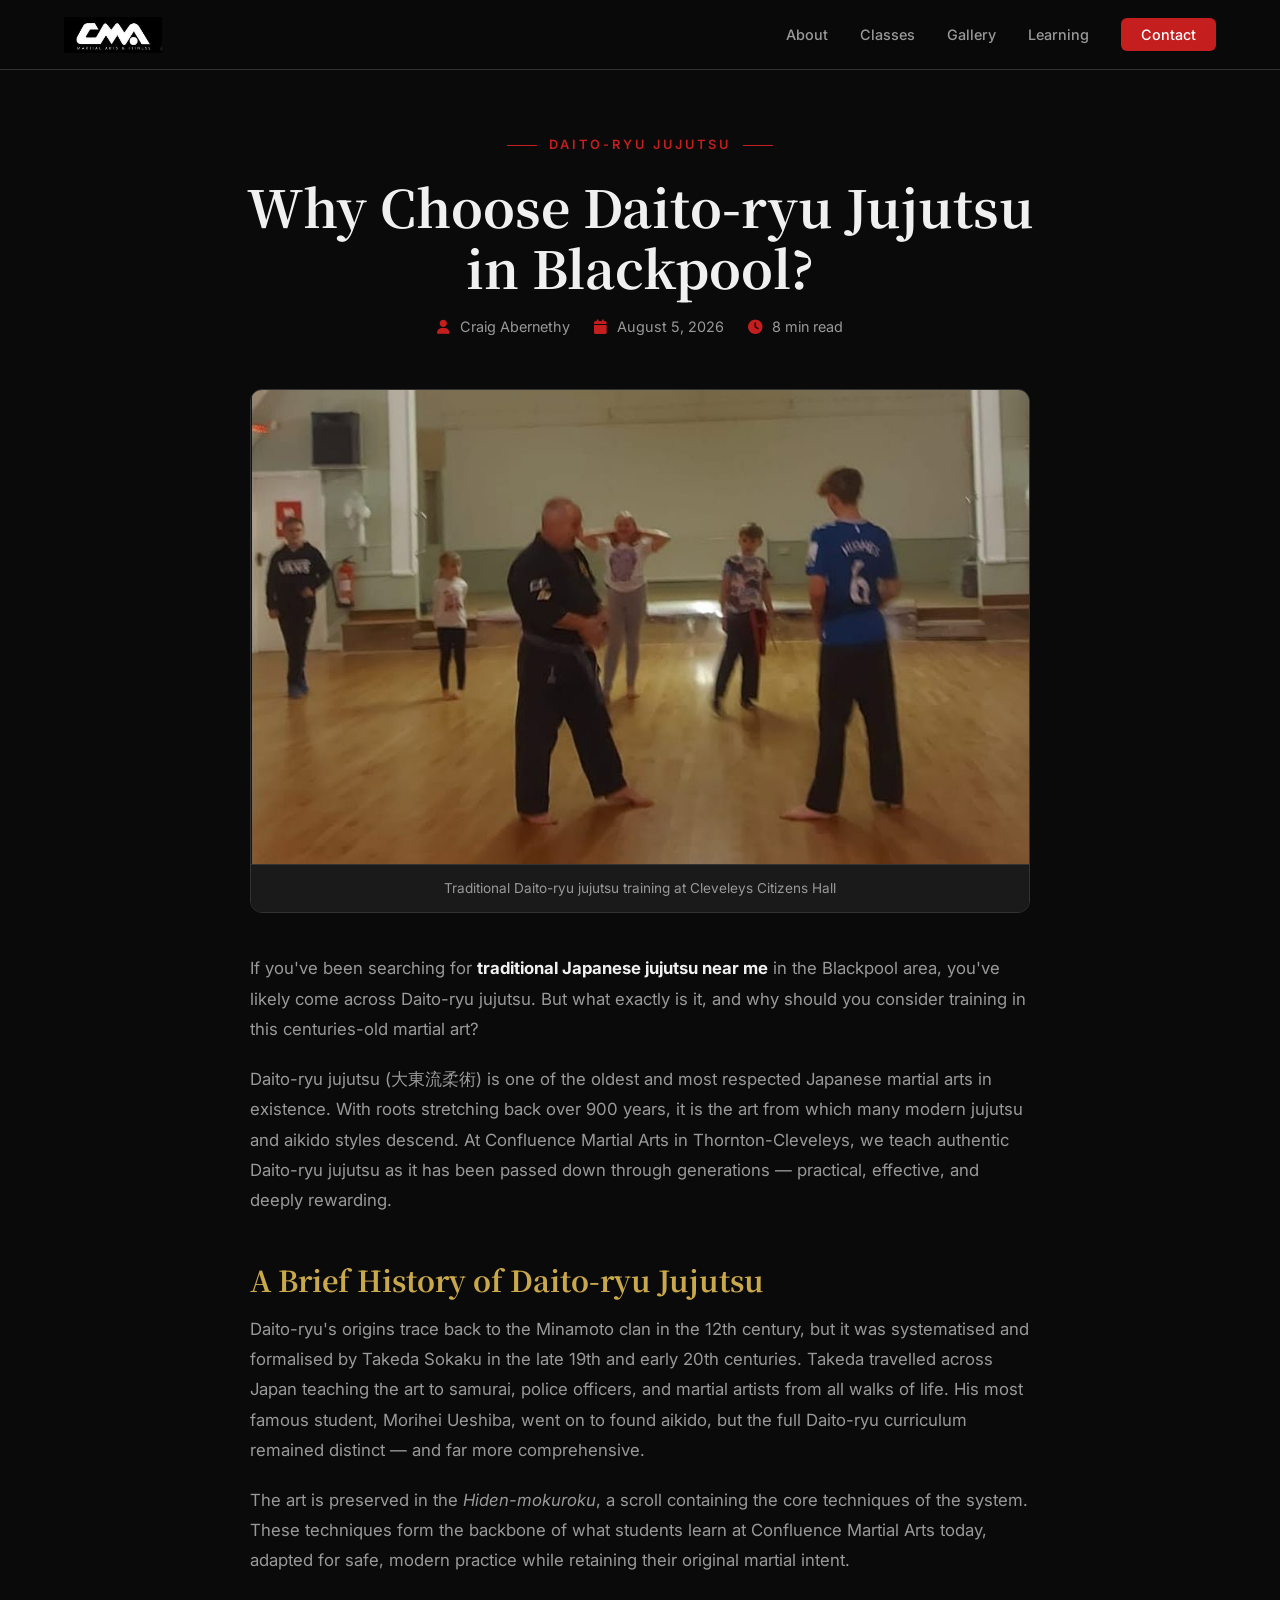
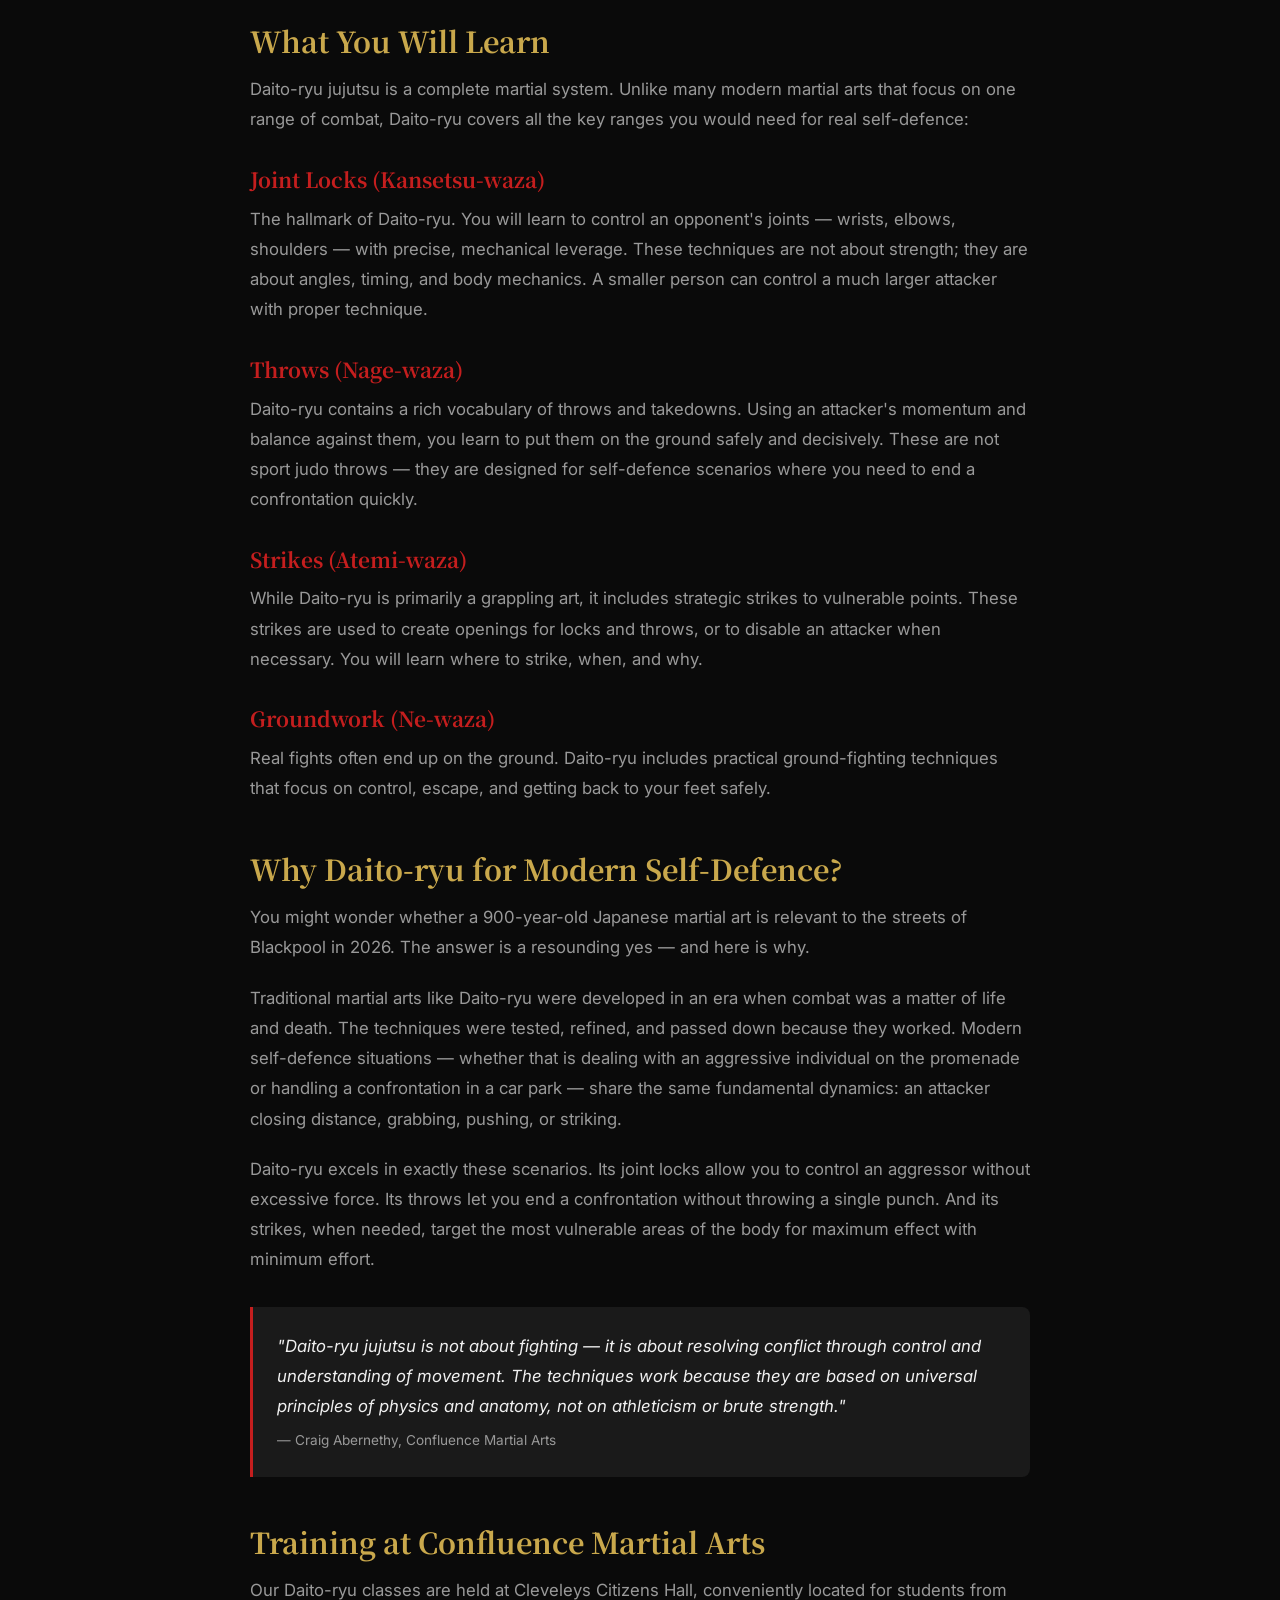
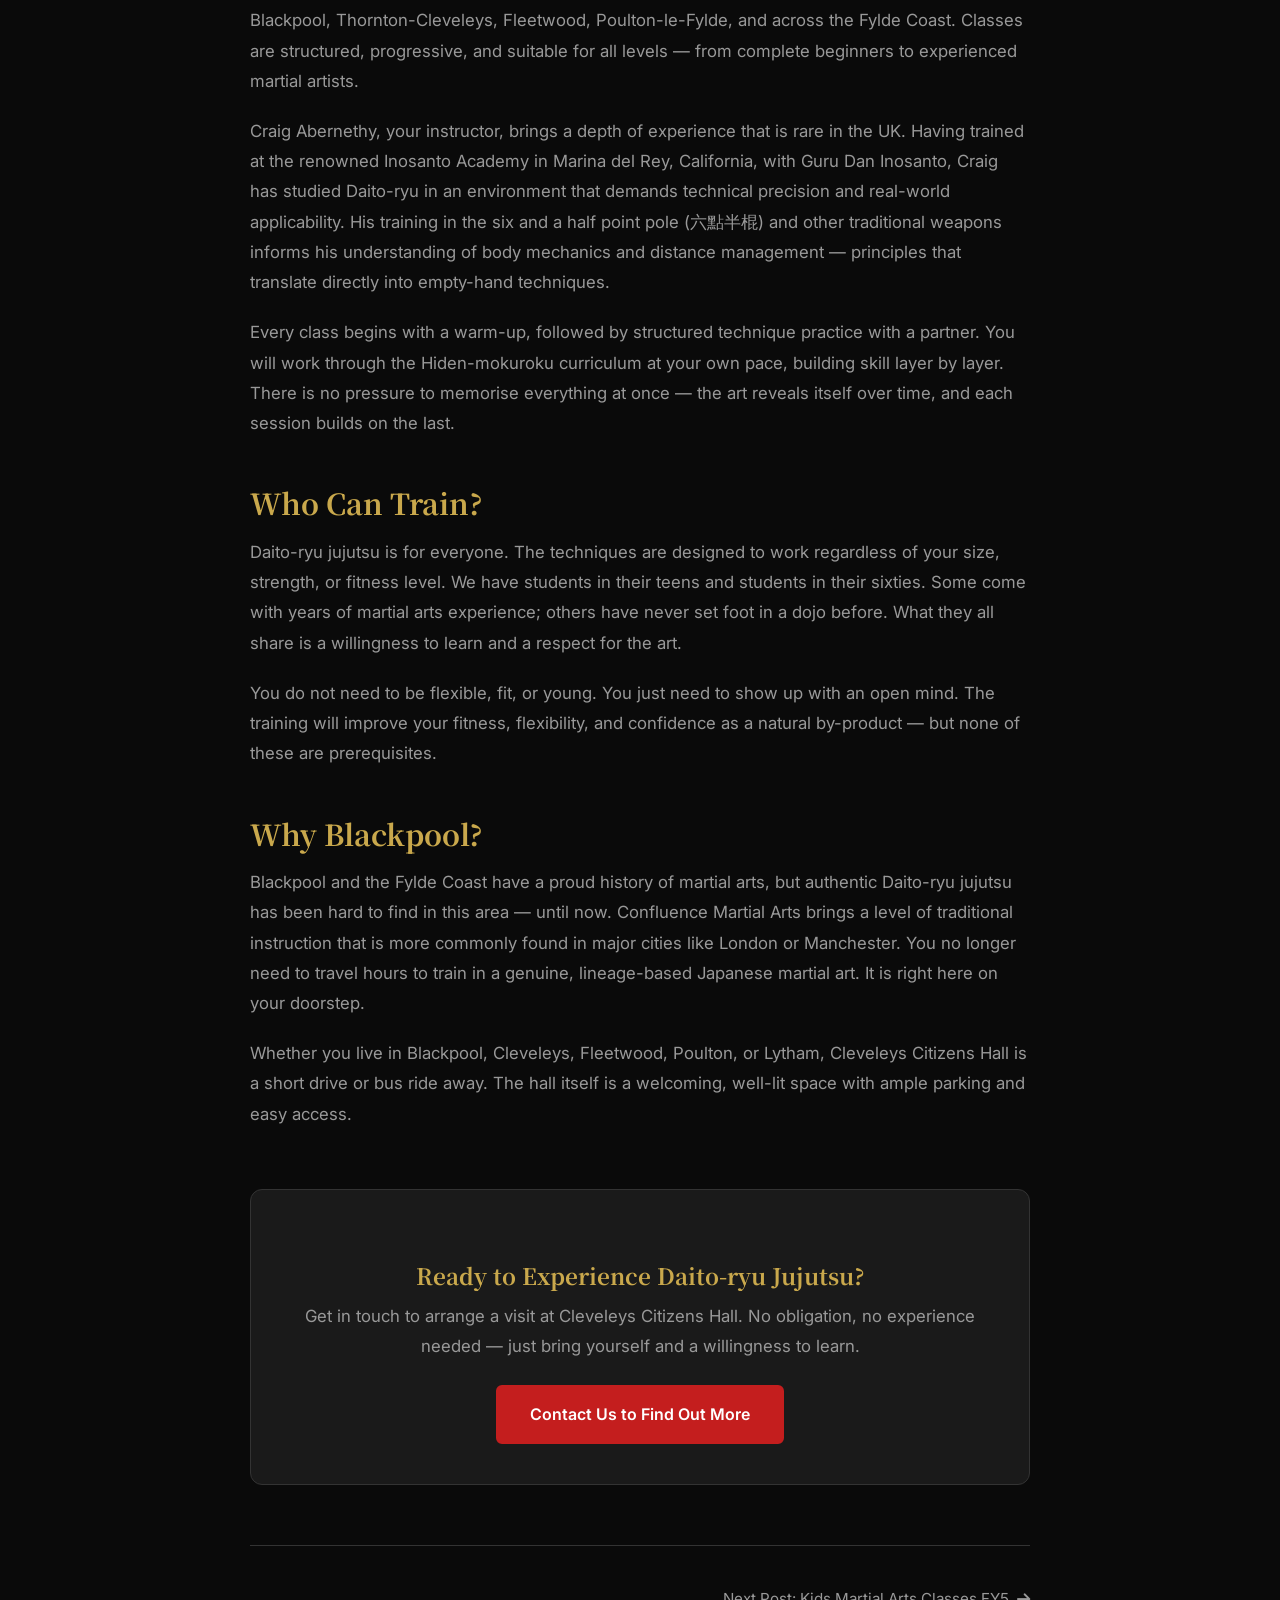
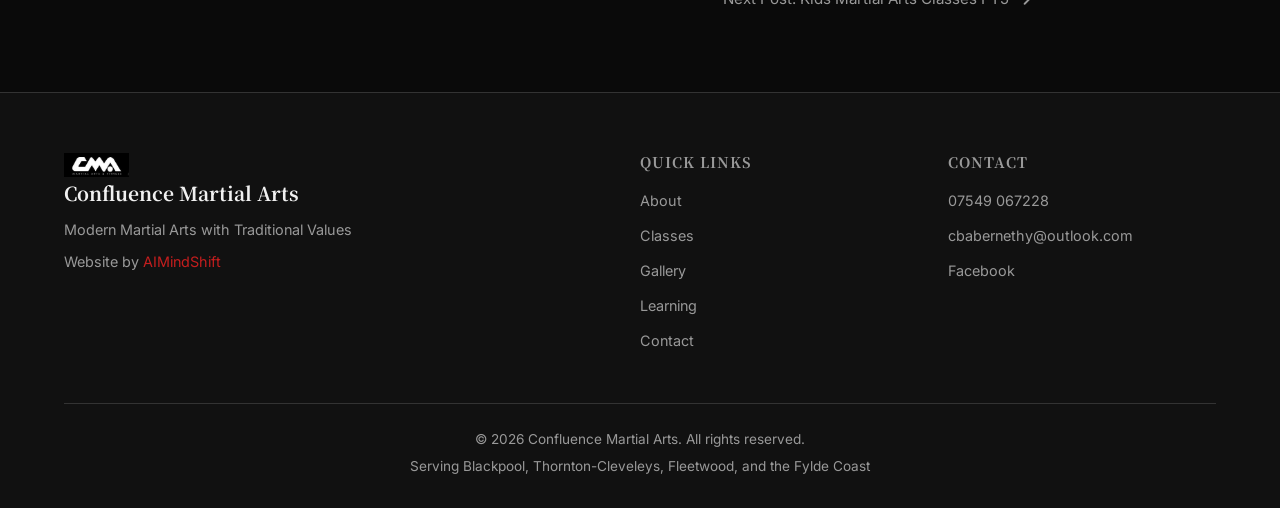
<file: blog/why-choose-daito-ryu-jujutsu-blackpool.html>
<!DOCTYPE html>
<html lang="en">
<head>
    <meta charset="UTF-8">
    <meta name="viewport" content="width=device-width, initial-scale=1.0">
    <title>Why Choose Daito-ryu Jujutsu in Blackpool? | Confluence Martial Arts</title>
    <meta name="description" content="Discover Daito-ryu jujutsu in Blackpool — an ancient Japanese martial art of joint locks, throws, and strikes. Learn why this traditional system is relevant for modern self-defence at Confluence Martial Arts.">
    <meta name="keywords" content="Daito-ryu jujutsu Blackpool, traditional Japanese jujutsu near me, Daito-ryu jujutsu UK, jujutsu Blackpool, martial arts Blackpool">
    <meta name="geo.region" content="GB-LAN">
    <meta name="geo.placename" content="Thornton-Cleveleys">
    <meta name="geo.position" content="53.888;-3.010">
    <meta name="ICBM" content="53.888, -3.010">

    <!-- Open Graph -->
    <meta property="og:title" content="Why Choose Daito-ryu Jujutsu in Blackpool? | Confluence Martial Arts">
    <meta property="og:description" content="Discover Daito-ryu jujutsu in Blackpool — an ancient Japanese martial art of joint locks, throws, and strikes. Learn why this traditional system is relevant for modern self-defence.">
    <meta property="og:type" content="article">
    <meta property="og:url" content="https://confluence-martial-arts.netlify.app/blog/why-choose-daito-ryu-jujutsu-blackpool.html">
    <meta property="og:image" content="https://confluence-martial-arts.netlify.app/images/about.jpg">
    <meta property="og:locale" content="en_GB">

    <!-- Twitter Card -->
    <meta name="twitter:card" content="summary_large_image">
    <meta name="twitter:title" content="Why Choose Daito-ryu Jujutsu in Blackpool? | Confluence Martial Arts">
    <meta name="twitter:description" content="Discover Daito-ryu jujutsu in Blackpool — an ancient Japanese martial art of joint locks, throws, and strikes. Learn why this traditional system is relevant for modern self-defence.">

    <!-- Article Schema -->
    <script type="application/ld+json">
    {
        "@context": "https://schema.org",
        "@type": "Article",
        "headline": "Why Choose Daito-ryu Jujutsu in Blackpool?",
        "description": "Discover Daito-ryu jujutsu in Blackpool — an ancient Japanese martial art of joint locks, throws, and strikes. Learn why this traditional system is relevant for modern self-defence at Confluence Martial Arts.",
        "author": {
            "@type": "Person",
            "name": "Craig Abernethy"
        },
        "publisher": {
            "@type": "Organization",
            "name": "Confluence Martial Arts",
            "logo": {
                "@type": "ImageObject",
                "url": "https://confluence-martial-arts.netlify.app/images/logo.jpg"
            }
        },
        "datePublished": "2026-08-05",
        "dateModified": "2026-08-05",
        "mainEntityOfPage": {
            "@type": "WebPage",
            "@id": "https://confluence-martial-arts.netlify.app/blog/why-choose-daito-ryu-jujutsu-blackpool.html"
        },
        "image": "https://confluence-martial-arts.netlify.app/images/about.jpg"
    }
    </script>

    <!-- BreadcrumbList Schema -->
    <script type="application/ld+json">
    {
        "@context": "https://schema.org",
        "@type": "BreadcrumbList",
        "itemListElement": [
            {"@type": "ListItem", "position": 1, "name": "Home", "item": "https://confluence-martial-arts.netlify.app/"},
            {"@type": "ListItem", "position": 2, "name": "Blog", "item": "https://confluence-martial-arts.netlify.app/blog/"},
            {"@type": "ListItem", "position": 3, "name": "Why Choose Daito-ryu Jujutsu in Blackpool?", "item": "https://confluence-martial-arts.netlify.app/blog/why-choose-daito-ryu-jujutsu-blackpool.html"}
        ]
    }
    </script>

    <!-- Fonts -->
    <link rel="preconnect" href="https://fonts.googleapis.com">
    <link rel="preconnect" href="https://fonts.gstatic.com" crossorigin>
    <link href="https://fonts.googleapis.com/css2?family=Inter:wght@400;500;600;700;800&family=Noto+Serif+JP:wght@400;600;700&display=swap" rel="stylesheet">
    <link rel="stylesheet" href="https://cdnjs.cloudflare.com/ajax/libs/font-awesome/6.5.1/css/all.min.css">
    <link rel="stylesheet" href="../style.css">

    <style>
        /* Blog-specific styles */
        .blog-post {
            padding-top: calc(var(--nav-height) + 60px);
            padding-bottom: 80px;
        }

        .blog-header {
            text-align: center;
            max-width: 800px;
            margin: 0 auto 50px;
        }

        .blog-header .section-tag {
            margin-bottom: 20px;
        }

        .blog-header h1 {
            font-size: clamp(2rem, 5vw, 3.2rem);
            margin-bottom: 16px;
            line-height: 1.2;
        }

        .blog-meta {
            display: flex;
            justify-content: center;
            gap: 24px;
            color: var(--color-text-muted);
            font-size: 0.9rem;
            flex-wrap: wrap;
        }

        .blog-meta i {
            color: var(--color-accent);
            margin-right: 6px;
        }

        .blog-content {
            max-width: 780px;
            margin: 0 auto;
        }

        .blog-content .featured-image {
            border-radius: 12px;
            overflow: hidden;
            margin-bottom: 40px;
            border: 1px solid var(--color-border);
        }

        .blog-content .featured-image img {
            width: 100%;
            height: auto;
            display: block;
        }

        .blog-content .image-caption {
            text-align: center;
            font-size: 0.85rem;
            color: var(--color-text-muted);
            padding: 12px;
            background: var(--color-bg-card);
            border-top: 1px solid var(--color-border);
        }

        .blog-content h2 {
            font-size: clamp(1.4rem, 3vw, 1.8rem);
            color: var(--color-gold);
            margin-top: 48px;
            margin-bottom: 16px;
        }

        .blog-content h3 {
            font-size: clamp(1.1rem, 2vw, 1.3rem);
            color: var(--color-accent);
            margin-top: 32px;
            margin-bottom: 12px;
        }

        .blog-content p {
            color: var(--color-text-muted);
            font-size: 1.05rem;
            line-height: 1.8;
            margin-bottom: 20px;
        }

        .blog-content ul, .blog-content ol {
            color: var(--color-text-muted);
            font-size: 1.05rem;
            line-height: 1.8;
            margin-bottom: 20px;
            padding-left: 24px;
        }

        .blog-content ul {
            list-style: disc;
        }

        .blog-content ol {
            list-style: decimal;
        }

        .blog-content li {
            margin-bottom: 8px;
        }

        .blog-content strong {
            color: var(--color-text);
        }

        .blog-content blockquote {
            background: var(--color-bg-card);
            border-left: 3px solid var(--color-accent);
            padding: 24px;
            border-radius: 0 8px 8px 0;
            margin: 32px 0;
        }

        .blog-content blockquote p {
            font-style: italic;
            margin-bottom: 0;
            color: var(--color-text);
        }

        .blog-content blockquote cite {
            display: block;
            margin-top: 8px;
            font-size: 0.85rem;
            color: var(--color-text-muted);
            font-style: normal;
        }

        .blog-cta {
            background: var(--color-bg-card);
            border: 1px solid var(--color-border);
            border-radius: 12px;
            padding: 40px;
            text-align: center;
            margin-top: 60px;
        }

        .blog-cta h3 {
            color: var(--color-gold);
            font-size: 1.4rem;
            margin-bottom: 12px;
        }

        .blog-cta p {
            color: var(--color-text-muted);
            margin-bottom: 24px;
            font-size: 1.05rem;
        }

        .blog-cta .btn {
            margin: 0 auto;
        }

        .blog-nav {
            display: flex;
            justify-content: space-between;
            margin-top: 60px;
            padding-top: 40px;
            border-top: 1px solid var(--color-border);
        }

        .blog-nav a {
            display: inline-flex;
            align-items: center;
            gap: 8px;
            color: var(--color-text-muted);
            font-size: 0.95rem;
        }

        .blog-nav a:hover {
            color: var(--color-accent);
        }

        @media (max-width: 768px) {
            .blog-post {
                padding-top: calc(var(--nav-height) + 30px);
            }
            .blog-meta {
                flex-direction: column;
                align-items: center;
                gap: 8px;
            }
            .blog-cta {
                padding: 24px;
            }
        }
    </style>
</head>
<body>
    <!-- Navigation -->
    <nav class="navbar" id="navbar">
        <div class="container nav-container">
            <a href="../index.html" class="nav-logo">
                <img src="../images/logo.jpg" alt="Confluence Martial Arts logo — Daito-ryu jujutsu and Takeuchi Renshinkan in Blackpool" class="nav-logo-img">
            </a>
            <button type="button" class="nav-toggle" id="navToggle" aria-label="Toggle navigation">
                <span></span><span></span><span></span>
            </button>
            <ul class="nav-menu" id="navMenu">
                <li><a href="../index.html#about" class="nav-link">About</a></li>
                <li><a href="../index.html#classes" class="nav-link">Classes</a></li>
                <li><a href="../index.html#gallery" class="nav-link">Gallery</a></li>
                <li><a href="../index.html#learning" class="nav-link">Learning</a></li>
                <li><a href="../index.html#contact" class="nav-link nav-cta">Contact</a></li>
            </ul>
        </div>
    </nav>

    <!-- Blog Post -->
    <section class="blog-post">
        <div class="container">
            <div class="blog-header">
                <span class="section-tag">Daito-ryu Jujutsu</span>
                <h1>Why Choose Daito-ryu Jujutsu in Blackpool?</h1>
                <div class="blog-meta">
                    <span><i class="fas fa-user"></i> Craig Abernethy</span>
                    <span><i class="fas fa-calendar"></i> August 5, 2026</span>
                    <span><i class="fas fa-clock"></i> 8 min read</span>
                </div>
            </div>

            <div class="blog-content">
                <div class="featured-image">
                    <img src="../images/about.jpg" alt="Daito-ryu jujutsu training session at Confluence Martial Arts in Blackpool">
                    <div class="image-caption">Traditional Daito-ryu jujutsu training at Cleveleys Citizens Hall</div>
                </div>

                <p>If you've been searching for <strong>traditional Japanese jujutsu near me</strong> in the Blackpool area, you've likely come across Daito-ryu jujutsu. But what exactly is it, and why should you consider training in this centuries-old martial art?</p>

                <p>Daito-ryu jujutsu (大東流柔術) is one of the oldest and most respected Japanese martial arts in existence. With roots stretching back over 900 years, it is the art from which many modern jujutsu and aikido styles descend. At Confluence Martial Arts in Thornton-Cleveleys, we teach authentic Daito-ryu jujutsu as it has been passed down through generations — practical, effective, and deeply rewarding.</p>

                <h2>A Brief History of Daito-ryu Jujutsu</h2>

                <p>Daito-ryu's origins trace back to the Minamoto clan in the 12th century, but it was systematised and formalised by Takeda Sokaku in the late 19th and early 20th centuries. Takeda travelled across Japan teaching the art to samurai, police officers, and martial artists from all walks of life. His most famous student, Morihei Ueshiba, went on to found aikido, but the full Daito-ryu curriculum remained distinct — and far more comprehensive.</p>

                <p>The art is preserved in the <em>Hiden-mokuroku</em>, a scroll containing the core techniques of the system. These techniques form the backbone of what students learn at Confluence Martial Arts today, adapted for safe, modern practice while retaining their original martial intent.</p>

                <h2>What You Will Learn</h2>

                <p>Daito-ryu jujutsu is a complete martial system. Unlike many modern martial arts that focus on one range of combat, Daito-ryu covers all the key ranges you would need for real self-defence:</p>

                <h3>Joint Locks (Kansetsu-waza)</h3>
                <p>The hallmark of Daito-ryu. You will learn to control an opponent's joints — wrists, elbows, shoulders — with precise, mechanical leverage. These techniques are not about strength; they are about angles, timing, and body mechanics. A smaller person can control a much larger attacker with proper technique.</p>

                <h3>Throws (Nage-waza)</h3>
                <p>Daito-ryu contains a rich vocabulary of throws and takedowns. Using an attacker's momentum and balance against them, you learn to put them on the ground safely and decisively. These are not sport judo throws — they are designed for self-defence scenarios where you need to end a confrontation quickly.</p>

                <h3>Strikes (Atemi-waza)</h3>
                <p>While Daito-ryu is primarily a grappling art, it includes strategic strikes to vulnerable points. These strikes are used to create openings for locks and throws, or to disable an attacker when necessary. You will learn where to strike, when, and why.</p>

                <h3>Groundwork (Ne-waza)</h3>
                <p>Real fights often end up on the ground. Daito-ryu includes practical ground-fighting techniques that focus on control, escape, and getting back to your feet safely.</p>

                <h2>Why Daito-ryu for Modern Self-Defence?</h2>

                <p>You might wonder whether a 900-year-old Japanese martial art is relevant to the streets of Blackpool in 2026. The answer is a resounding yes — and here is why.</p>

                <p>Traditional martial arts like Daito-ryu were developed in an era when combat was a matter of life and death. The techniques were tested, refined, and passed down because they worked. Modern self-defence situations — whether that is dealing with an aggressive individual on the promenade or handling a confrontation in a car park — share the same fundamental dynamics: an attacker closing distance, grabbing, pushing, or striking.</p>

                <p>Daito-ryu excels in exactly these scenarios. Its joint locks allow you to control an aggressor without excessive force. Its throws let you end a confrontation without throwing a single punch. And its strikes, when needed, target the most vulnerable areas of the body for maximum effect with minimum effort.</p>

                <blockquote>
                    <p>"Daito-ryu jujutsu is not about fighting — it is about resolving conflict through control and understanding of movement. The techniques work because they are based on universal principles of physics and anatomy, not on athleticism or brute strength."</p>
                    <cite>— Craig Abernethy, Confluence Martial Arts</cite>
                </blockquote>

                <h2>Training at Confluence Martial Arts</h2>

                <p>Our Daito-ryu classes are held at Cleveleys Citizens Hall, conveniently located for students from Blackpool, Thornton-Cleveleys, Fleetwood, Poulton-le-Fylde, and across the Fylde Coast. Classes are structured, progressive, and suitable for all levels — from complete beginners to experienced martial artists.</p>

                <p>Craig Abernethy, your instructor, brings a depth of experience that is rare in the UK. Having trained at the renowned Inosanto Academy in Marina del Rey, California, with Guru Dan Inosanto, Craig has studied Daito-ryu in an environment that demands technical precision and real-world applicability. His training in the six and a half point pole (六點半棍) and other traditional weapons informs his understanding of body mechanics and distance management — principles that translate directly into empty-hand techniques.</p>

                <p>Every class begins with a warm-up, followed by structured technique practice with a partner. You will work through the Hiden-mokuroku curriculum at your own pace, building skill layer by layer. There is no pressure to memorise everything at once — the art reveals itself over time, and each session builds on the last.</p>

                <h2>Who Can Train?</h2>

                <p>Daito-ryu jujutsu is for everyone. The techniques are designed to work regardless of your size, strength, or fitness level. We have students in their teens and students in their sixties. Some come with years of martial arts experience; others have never set foot in a dojo before. What they all share is a willingness to learn and a respect for the art.</p>

                <p>You do not need to be flexible, fit, or young. You just need to show up with an open mind. The training will improve your fitness, flexibility, and confidence as a natural by-product — but none of these are prerequisites.</p>

                <h2>Why Blackpool?</h2>

                <p>Blackpool and the Fylde Coast have a proud history of martial arts, but authentic Daito-ryu jujutsu has been hard to find in this area — until now. Confluence Martial Arts brings a level of traditional instruction that is more commonly found in major cities like London or Manchester. You no longer need to travel hours to train in a genuine, lineage-based Japanese martial art. It is right here on your doorstep.</p>

                <p>Whether you live in Blackpool, Cleveleys, Fleetwood, Poulton, or Lytham, Cleveleys Citizens Hall is a short drive or bus ride away. The hall itself is a welcoming, well-lit space with ample parking and easy access.</p>

                <!-- CTA -->
                <div class="blog-cta">
                    <h3>Ready to Experience Daito-ryu Jujutsu?</h3>
                    <p>Get in touch to arrange a visit at Cleveleys Citizens Hall. No obligation, no experience needed — just bring yourself and a willingness to learn.</p>
                    <a href="../index.html#contact" class="btn btn-primary">Contact Us to Find Out More</a>
                </div>

                <!-- Blog Navigation -->
                <div class="blog-nav">
                    <span></span>
                    <a href="kids-martial-arts-classes-fy5.html">Next Post: Kids Martial Arts Classes FY5 <i class="fas fa-arrow-right"></i></a>
                </div>
            </div>
        </div>
    </section>

    <!-- Footer -->
    <footer class="footer">
        <div class="container">
            <div class="footer-content">
                <div class="footer-brand">
                    <span class="footer-logo"><img src="../images/logo.jpg" alt="Confluence Martial Arts — jujutsu classes in Blackpool and Thornton-Cleveleys" class="footer-logo-img"> Confluence Martial Arts</span>
                    <p>Modern Martial Arts with Traditional Values</p>
                    <p class="footer-attribution">Website by <a href="https://aimindshift.consulting" target="_blank" rel="noopener">AIMindShift</a></p>
                </div>
                <div class="footer-links">
                    <h4>Quick Links</h4>
                    <ul>
                        <li><a href="../index.html#about">About</a></li>
                        <li><a href="../index.html#classes">Classes</a></li>
                        <li><a href="../index.html#gallery">Gallery</a></li>
                        <li><a href="../index.html#learning">Learning</a></li>
                        <li><a href="../index.html#contact">Contact</a></li>
                    </ul>
                </div>
                <div class="footer-links">
                    <h4>Contact</h4>
                    <ul>
                        <li><a href="tel:07549067228">07549 067228</a></li>
                        <li><a href="mailto:cbabernethy@outlook.com">cbabernethy@outlook.com</a></li>
                        <li><a href="https://www.facebook.com/confluencema" target="_blank">Facebook</a></li>
                    </ul>
                </div>
            </div>
            <div class="footer-bottom">
                <p>&copy; 2026 Confluence Martial Arts. All rights reserved.</p>
                <p class="footer-location">Serving Blackpool, Thornton-Cleveleys, Fleetwood, and the Fylde Coast</p>
            </div>
        </div>
    </footer>

    <script src="../script.js"></script>
</body>
</html>
</file>
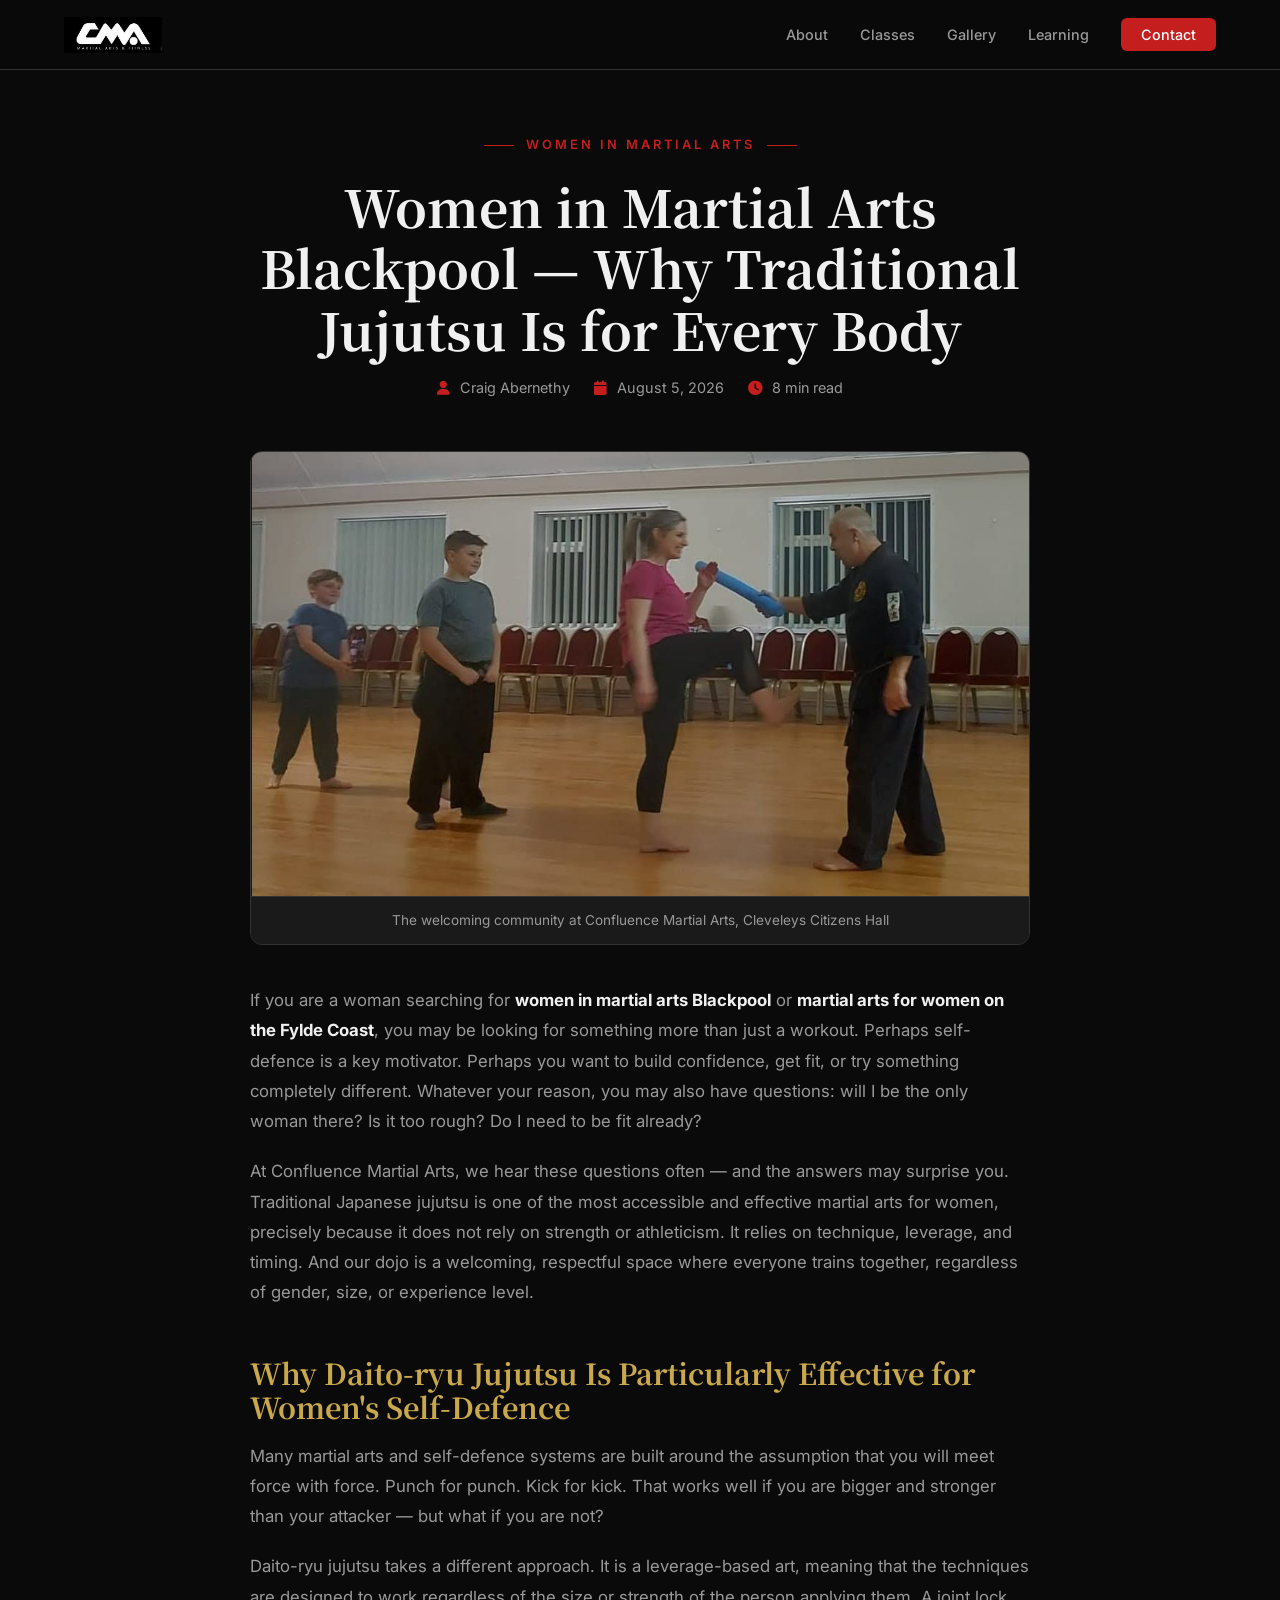
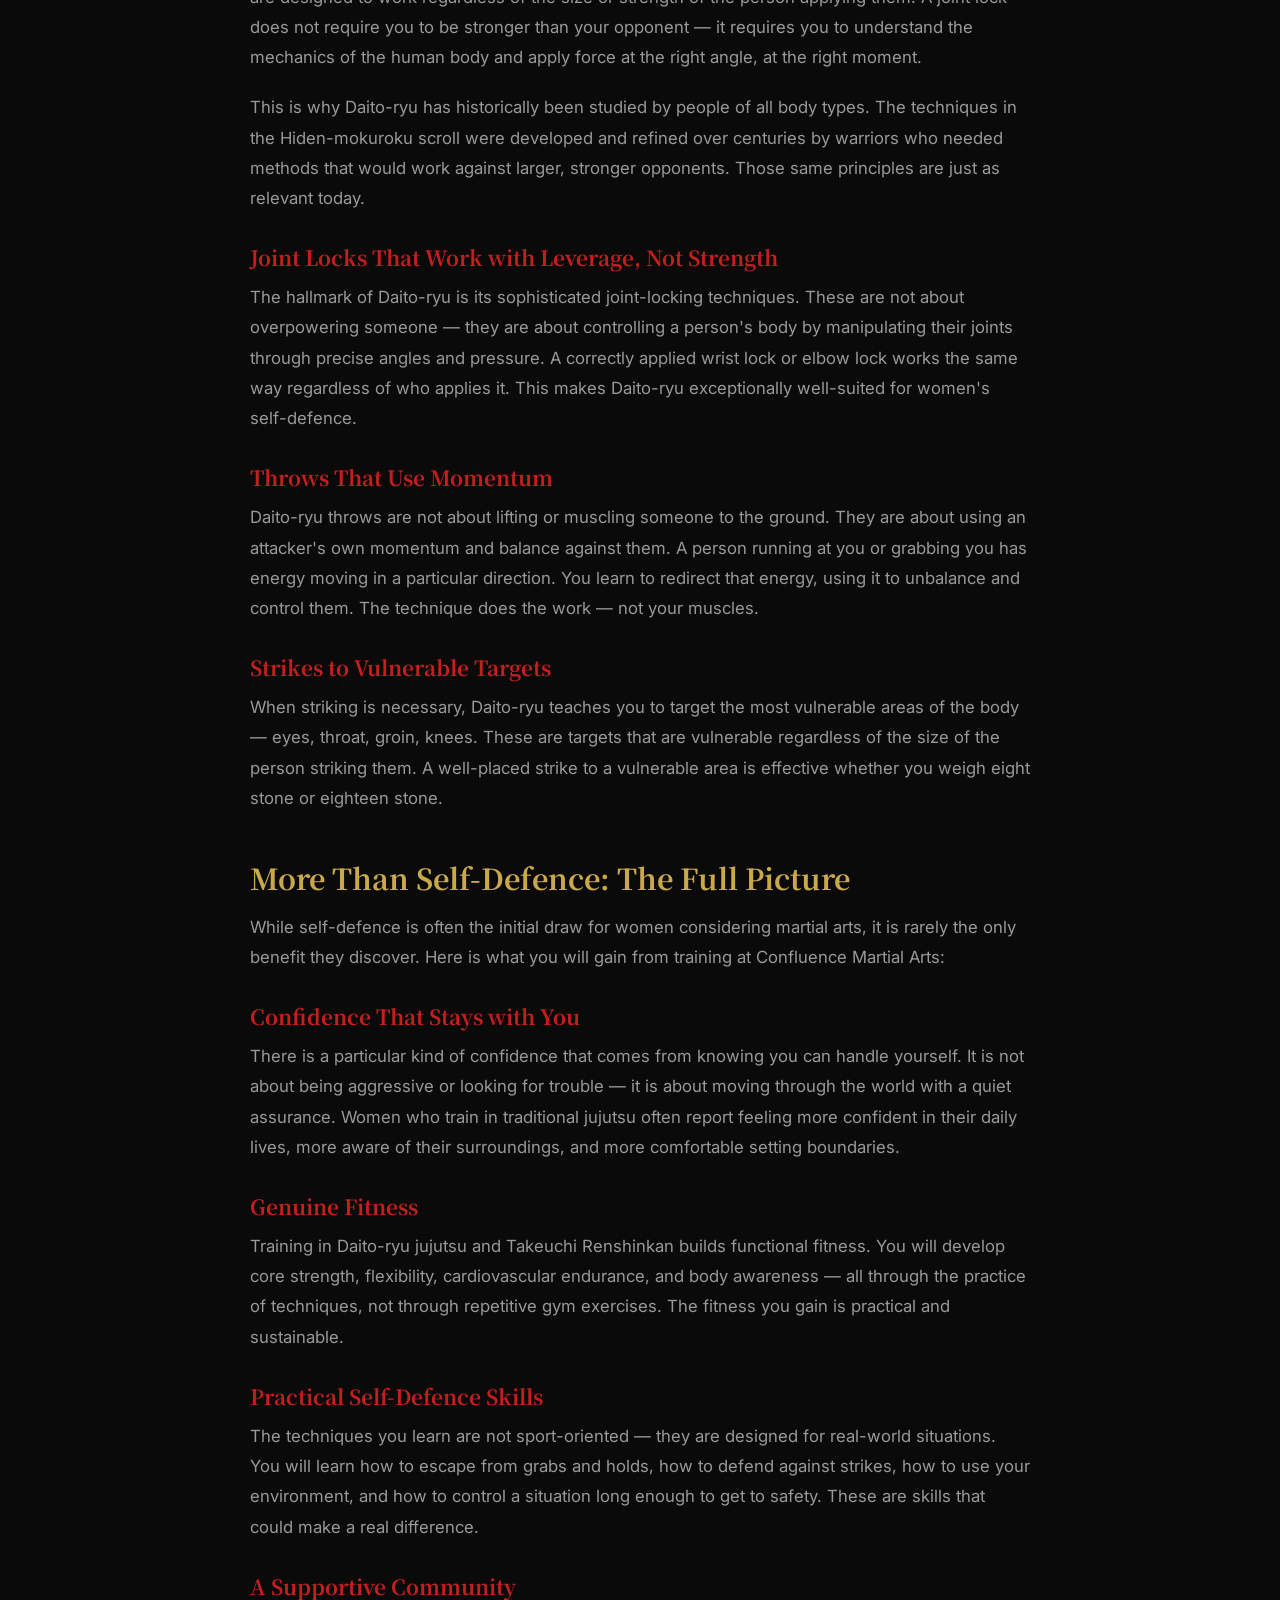
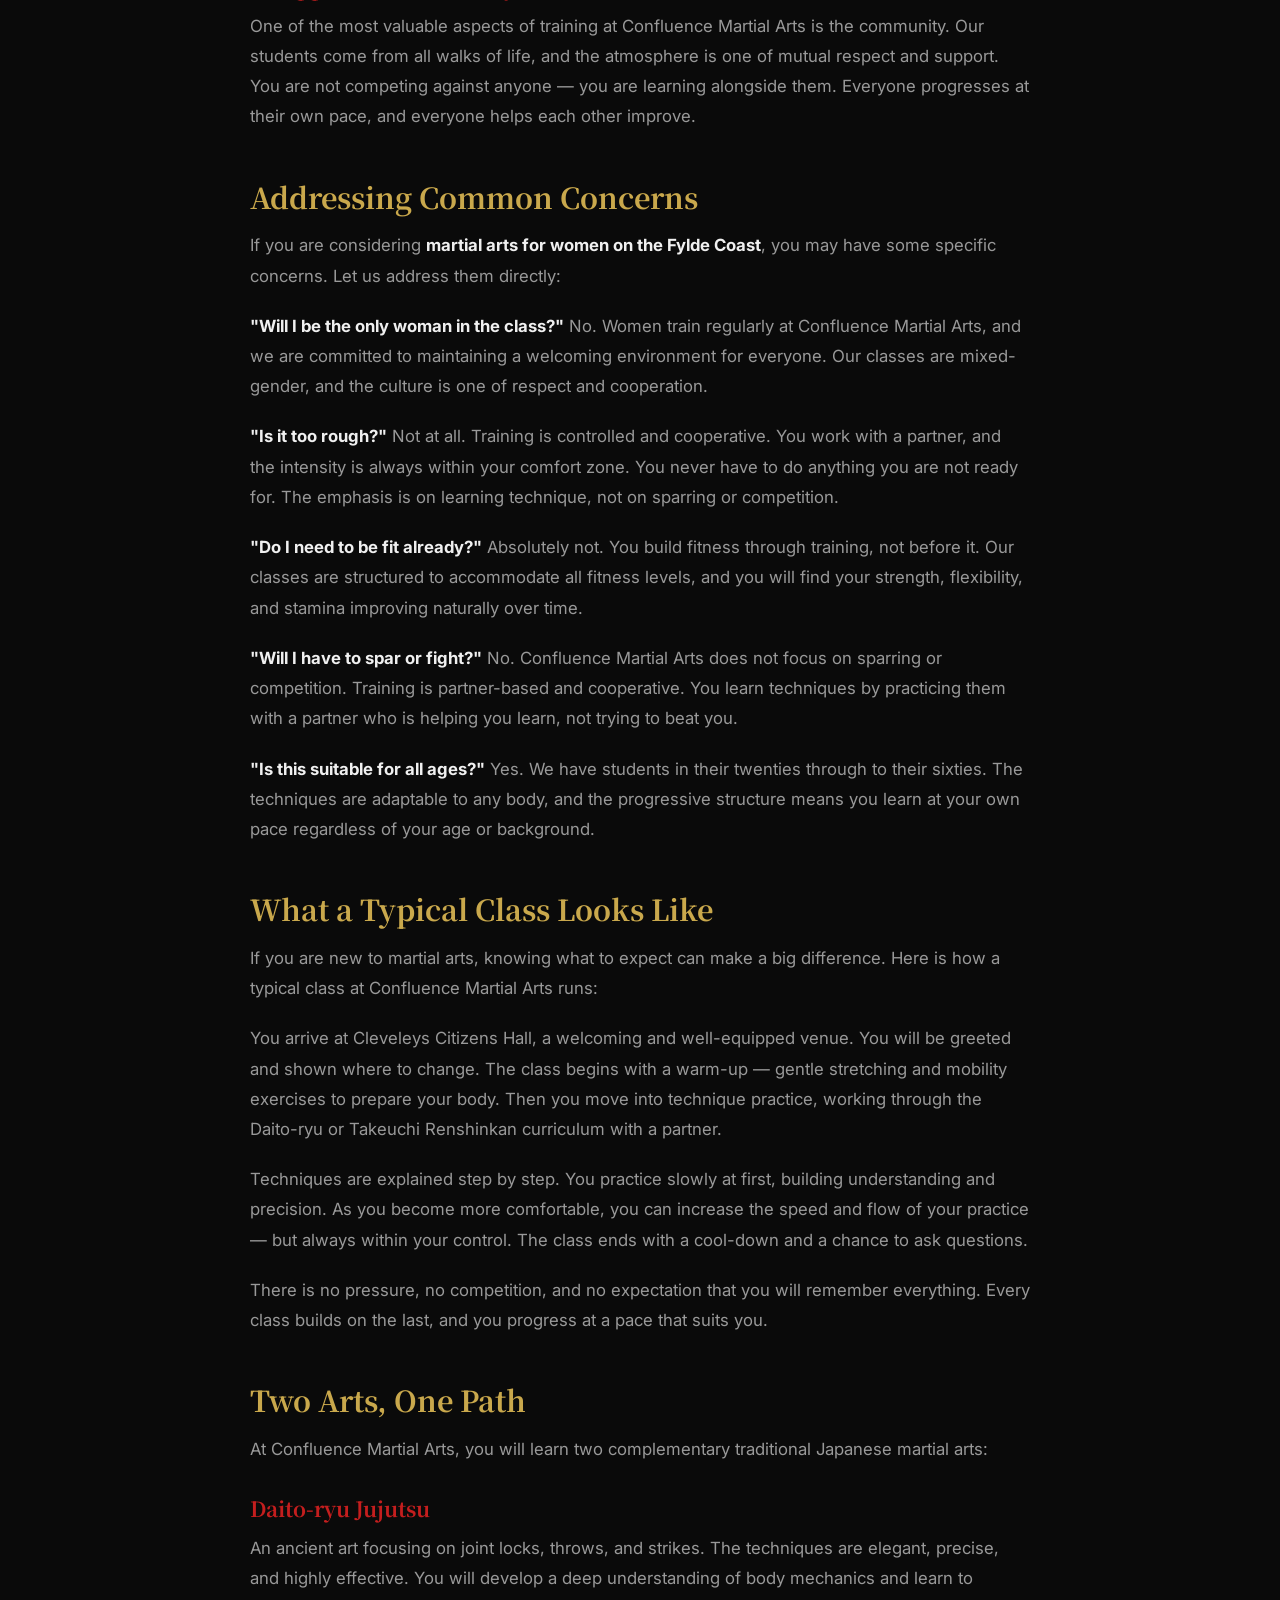
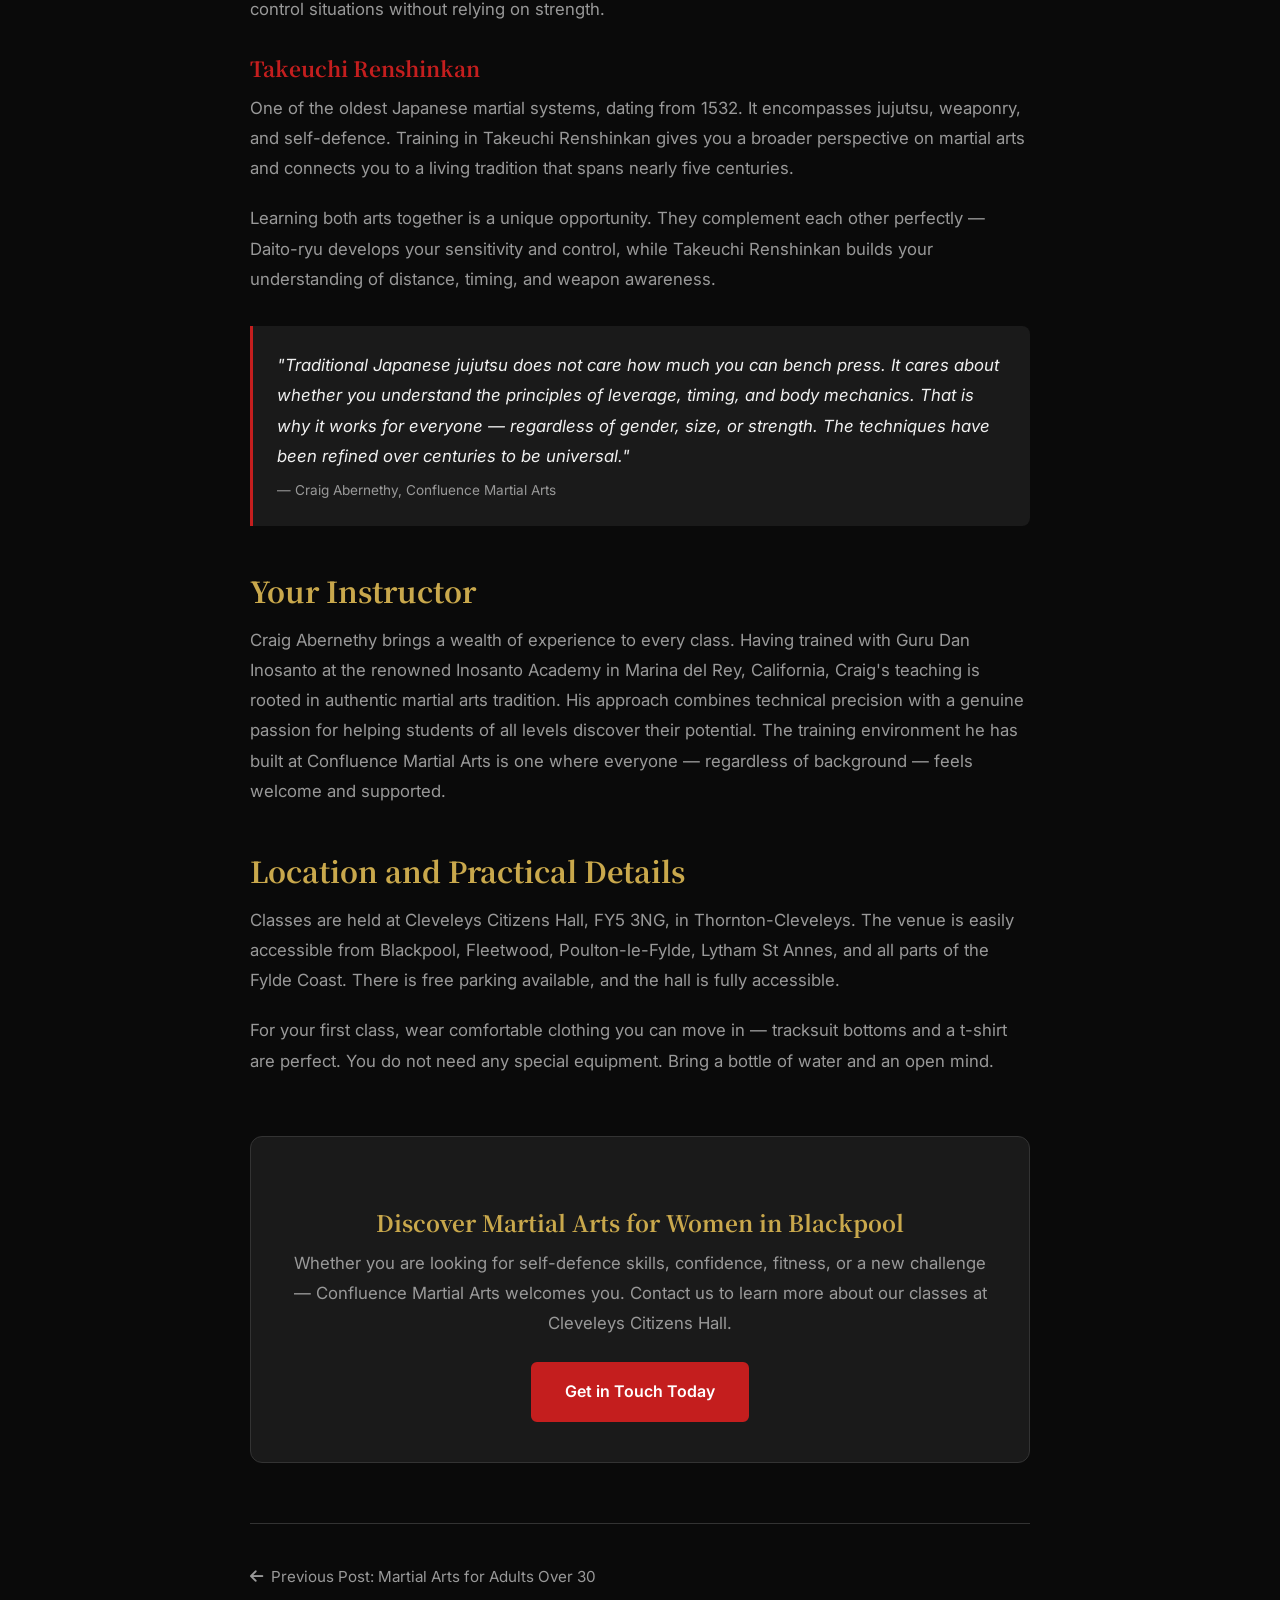
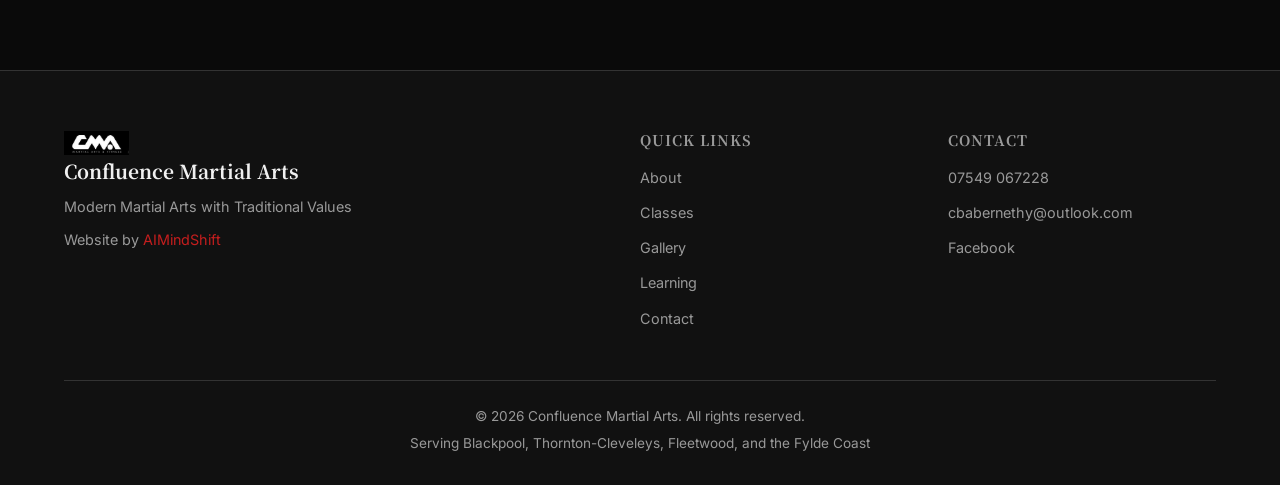
<file: blog/women-in-martial-arts-blackpool.html>
<!DOCTYPE html>
<html lang="en">
<head>
    <meta charset="UTF-8">
    <meta name="viewport" content="width=device-width, initial-scale=1.0">
    <title>Women in Martial Arts Blackpool | Confluence Martial Arts</title>
    <meta name="description" content="Women in martial arts Blackpool and the Fylde Coast. Learn Daito-ryu jujutsu and Takeuchi Renshinkan — leverage-based self-defence that works for all body types. Welcoming, respectful training at Confluence Martial Arts.">
    <meta name="keywords" content="women in martial arts Blackpool, martial arts for women Fylde Coast, self-defence for women Blackpool, jujutsu for women, traditional Japanese jujutsu near me">
    <meta name="geo.region" content="GB-LAN">
    <meta name="geo.placename" content="Thornton-Cleveleys">
    <meta name="geo.position" content="53.888;-3.010">
    <meta name="ICBM" content="53.888, -3.010">

    <!-- Open Graph -->
    <meta property="og:title" content="Women in Martial Arts Blackpool | Confluence Martial Arts">
    <meta property="og:description" content="Women in martial arts Blackpool and the Fylde Coast. Learn Daito-ryu jujutsu and Takeuchi Renshinkan — leverage-based self-defence that works for all body types. Welcoming, respectful training at Confluence Martial Arts.">
    <meta property="og:type" content="article">
    <meta property="og:url" content="https://confluence-martial-arts.netlify.app/blog/women-in-martial-arts-blackpool.html">
    <meta property="og:image" content="https://confluence-martial-arts.netlify.app/images/gallery-10.jpg">
    <meta property="og:locale" content="en_GB">

    <!-- Twitter Card -->
    <meta name="twitter:card" content="summary_large_image">
    <meta name="twitter:title" content="Women in Martial Arts Blackpool | Confluence Martial Arts">
    <meta name="twitter:description" content="Women in martial arts Blackpool and the Fylde Coast. Learn Daito-ryu jujutsu and Takeuchi Renshinkan — leverage-based self-defence that works for all body types. Welcoming, respectful training at Confluence Martial Arts.">

    <!-- Article Schema -->
    <script type="application/ld+json">
    {
        "@context": "https://schema.org",
        "@type": "Article",
        "headline": "Women in Martial Arts Blackpool — Why Traditional Jujutsu Is for Every Body",
        "description": "Women in martial arts Blackpool and the Fylde Coast. Learn Daito-ryu jujutsu and Takeuchi Renshinkan — leverage-based self-defence that works for all body types. Welcoming, respectful training at Confluence Martial Arts.",
        "author": {
            "@type": "Person",
            "name": "Craig Abernethy"
        },
        "publisher": {
            "@type": "Organization",
            "name": "Confluence Martial Arts",
            "logo": {
                "@type": "ImageObject",
                "url": "https://confluence-martial-arts.netlify.app/images/logo.jpg"
            }
        },
        "datePublished": "2026-08-05",
        "dateModified": "2026-08-05",
        "mainEntityOfPage": {
            "@type": "WebPage",
            "@id": "https://confluence-martial-arts.netlify.app/blog/women-in-martial-arts-blackpool.html"
        },
        "image": "https://confluence-martial-arts.netlify.app/images/gallery-10.jpg"
    }
    </script>

    <!-- BreadcrumbList Schema -->
    <script type="application/ld+json">
    {
        "@context": "https://schema.org",
        "@type": "BreadcrumbList",
        "itemListElement": [
            {"@type": "ListItem", "position": 1, "name": "Home", "item": "https://confluence-martial-arts.netlify.app/"},
            {"@type": "ListItem", "position": 2, "name": "Blog", "item": "https://confluence-martial-arts.netlify.app/blog/"},
            {"@type": "ListItem", "position": 3, "name": "Women in Martial Arts Blackpool", "item": "https://confluence-martial-arts.netlify.app/blog/women-in-martial-arts-blackpool.html"}
        ]
    }
    </script>

    <!-- Fonts -->
    <link rel="preconnect" href="https://fonts.googleapis.com">
    <link rel="preconnect" href="https://fonts.gstatic.com" crossorigin>
    <link href="https://fonts.googleapis.com/css2?family=Inter:wght@400;500;600;700;800&family=Noto+Serif+JP:wght@400;600;700&display=swap" rel="stylesheet">
    <link rel="stylesheet" href="https://cdnjs.cloudflare.com/ajax/libs/font-awesome/6.5.1/css/all.min.css">
    <link rel="stylesheet" href="../style.css">

    <style>
        /* Blog-specific styles */
        .blog-post {
            padding-top: calc(var(--nav-height) + 60px);
            padding-bottom: 80px;
        }

        .blog-header {
            text-align: center;
            max-width: 800px;
            margin: 0 auto 50px;
        }

        .blog-header .section-tag {
            margin-bottom: 20px;
        }

        .blog-header h1 {
            font-size: clamp(2rem, 5vw, 3.2rem);
            margin-bottom: 16px;
            line-height: 1.2;
        }

        .blog-meta {
            display: flex;
            justify-content: center;
            gap: 24px;
            color: var(--color-text-muted);
            font-size: 0.9rem;
            flex-wrap: wrap;
        }

        .blog-meta i {
            color: var(--color-accent);
            margin-right: 6px;
        }

        .blog-content {
            max-width: 780px;
            margin: 0 auto;
        }

        .blog-content .featured-image {
            border-radius: 12px;
            overflow: hidden;
            margin-bottom: 40px;
            border: 1px solid var(--color-border);
        }

        .blog-content .featured-image img {
            width: 100%;
            height: auto;
            display: block;
        }

        .blog-content .image-caption {
            text-align: center;
            font-size: 0.85rem;
            color: var(--color-text-muted);
            padding: 12px;
            background: var(--color-bg-card);
            border-top: 1px solid var(--color-border);
        }

        .blog-content h2 {
            font-size: clamp(1.4rem, 3vw, 1.8rem);
            color: var(--color-gold);
            margin-top: 48px;
            margin-bottom: 16px;
        }

        .blog-content h3 {
            font-size: clamp(1.1rem, 2vw, 1.3rem);
            color: var(--color-accent);
            margin-top: 32px;
            margin-bottom: 12px;
        }

        .blog-content p {
            color: var(--color-text-muted);
            font-size: 1.05rem;
            line-height: 1.8;
            margin-bottom: 20px;
        }

        .blog-content ul, .blog-content ol {
            color: var(--color-text-muted);
            font-size: 1.05rem;
            line-height: 1.8;
            margin-bottom: 20px;
            padding-left: 24px;
        }

        .blog-content ul {
            list-style: disc;
        }

        .blog-content ol {
            list-style: decimal;
        }

        .blog-content li {
            margin-bottom: 8px;
        }

        .blog-content strong {
            color: var(--color-text);
        }

        .blog-content blockquote {
            background: var(--color-bg-card);
            border-left: 3px solid var(--color-accent);
            padding: 24px;
            border-radius: 0 8px 8px 0;
            margin: 32px 0;
        }

        .blog-content blockquote p {
            font-style: italic;
            margin-bottom: 0;
            color: var(--color-text);
        }

        .blog-content blockquote cite {
            display: block;
            margin-top: 8px;
            font-size: 0.85rem;
            color: var(--color-text-muted);
            font-style: normal;
        }

        .blog-cta {
            background: var(--color-bg-card);
            border: 1px solid var(--color-border);
            border-radius: 12px;
            padding: 40px;
            text-align: center;
            margin-top: 60px;
        }

        .blog-cta h3 {
            color: var(--color-gold);
            font-size: 1.4rem;
            margin-bottom: 12px;
        }

        .blog-cta p {
            color: var(--color-text-muted);
            margin-bottom: 24px;
            font-size: 1.05rem;
        }

        .blog-cta .btn {
            margin: 0 auto;
        }

        .blog-nav {
            display: flex;
            justify-content: space-between;
            margin-top: 60px;
            padding-top: 40px;
            border-top: 1px solid var(--color-border);
        }

        .blog-nav a {
            display: inline-flex;
            align-items: center;
            gap: 8px;
            color: var(--color-text-muted);
            font-size: 0.95rem;
        }

        .blog-nav a:hover {
            color: var(--color-accent);
        }

        @media (max-width: 768px) {
            .blog-post {
                padding-top: calc(var(--nav-height) + 30px);
            }
            .blog-meta {
                flex-direction: column;
                align-items: center;
                gap: 8px;
            }
            .blog-cta {
                padding: 24px;
            }
        }
    </style>
</head>
<body>
    <!-- Navigation -->
    <nav class="navbar" id="navbar">
        <div class="container nav-container">
            <a href="../index.html" class="nav-logo">
                <img src="../images/logo.jpg" alt="Confluence Martial Arts logo — Daito-ryu jujutsu and Takeuchi Renshinkan in Blackpool" class="nav-logo-img">
            </a>
            <button type="button" class="nav-toggle" id="navToggle" aria-label="Toggle navigation">
                <span></span><span></span><span></span>
            </button>
            <ul class="nav-menu" id="navMenu">
                <li><a href="../index.html#about" class="nav-link">About</a></li>
                <li><a href="../index.html#classes" class="nav-link">Classes</a></li>
                <li><a href="../index.html#gallery" class="nav-link">Gallery</a></li>
                <li><a href="../index.html#learning" class="nav-link">Learning</a></li>
                <li><a href="../index.html#contact" class="nav-link nav-cta">Contact</a></li>
            </ul>
        </div>
    </nav>

    <!-- Blog Post -->
    <section class="blog-post">
        <div class="container">
            <div class="blog-header">
                <span class="section-tag">Women in Martial Arts</span>
                <h1>Women in Martial Arts Blackpool — Why Traditional Jujutsu Is for Every Body</h1>
                <div class="blog-meta">
                    <span><i class="fas fa-user"></i> Craig Abernethy</span>
                    <span><i class="fas fa-calendar"></i> August 5, 2026</span>
                    <span><i class="fas fa-clock"></i> 8 min read</span>
                </div>
            </div>

            <div class="blog-content">
                <div class="featured-image">
                    <img src="../images/gallery-10.jpg" alt="Confluence Martial Arts community — martial arts for all ages and abilities in Thornton-Cleveleys">
                    <div class="image-caption">The welcoming community at Confluence Martial Arts, Cleveleys Citizens Hall</div>
                </div>

                <p>If you are a woman searching for <strong>women in martial arts Blackpool</strong> or <strong>martial arts for women on the Fylde Coast</strong>, you may be looking for something more than just a workout. Perhaps self-defence is a key motivator. Perhaps you want to build confidence, get fit, or try something completely different. Whatever your reason, you may also have questions: will I be the only woman there? Is it too rough? Do I need to be fit already?</p>

                <p>At Confluence Martial Arts, we hear these questions often — and the answers may surprise you. Traditional Japanese jujutsu is one of the most accessible and effective martial arts for women, precisely because it does not rely on strength or athleticism. It relies on technique, leverage, and timing. And our dojo is a welcoming, respectful space where everyone trains together, regardless of gender, size, or experience level.</p>

                <h2>Why Daito-ryu Jujutsu Is Particularly Effective for Women's Self-Defence</h2>

                <p>Many martial arts and self-defence systems are built around the assumption that you will meet force with force. Punch for punch. Kick for kick. That works well if you are bigger and stronger than your attacker — but what if you are not?</p>

                <p>Daito-ryu jujutsu takes a different approach. It is a leverage-based art, meaning that the techniques are designed to work regardless of the size or strength of the person applying them. A joint lock does not require you to be stronger than your opponent — it requires you to understand the mechanics of the human body and apply force at the right angle, at the right moment.</p>

                <p>This is why Daito-ryu has historically been studied by people of all body types. The techniques in the Hiden-mokuroku scroll were developed and refined over centuries by warriors who needed methods that would work against larger, stronger opponents. Those same principles are just as relevant today.</p>

                <h3>Joint Locks That Work with Leverage, Not Strength</h3>
                <p>The hallmark of Daito-ryu is its sophisticated joint-locking techniques. These are not about overpowering someone — they are about controlling a person's body by manipulating their joints through precise angles and pressure. A correctly applied wrist lock or elbow lock works the same way regardless of who applies it. This makes Daito-ryu exceptionally well-suited for women's self-defence.</p>

                <h3>Throws That Use Momentum</h3>
                <p>Daito-ryu throws are not about lifting or muscling someone to the ground. They are about using an attacker's own momentum and balance against them. A person running at you or grabbing you has energy moving in a particular direction. You learn to redirect that energy, using it to unbalance and control them. The technique does the work — not your muscles.</p>

                <h3>Strikes to Vulnerable Targets</h3>
                <p>When striking is necessary, Daito-ryu teaches you to target the most vulnerable areas of the body — eyes, throat, groin, knees. These are targets that are vulnerable regardless of the size of the person striking them. A well-placed strike to a vulnerable area is effective whether you weigh eight stone or eighteen stone.</p>

                <h2>More Than Self-Defence: The Full Picture</h2>

                <p>While self-defence is often the initial draw for women considering martial arts, it is rarely the only benefit they discover. Here is what you will gain from training at Confluence Martial Arts:</p>

                <h3>Confidence That Stays with You</h3>
                <p>There is a particular kind of confidence that comes from knowing you can handle yourself. It is not about being aggressive or looking for trouble — it is about moving through the world with a quiet assurance. Women who train in traditional jujutsu often report feeling more confident in their daily lives, more aware of their surroundings, and more comfortable setting boundaries.</p>

                <h3>Genuine Fitness</h3>
                <p>Training in Daito-ryu jujutsu and Takeuchi Renshinkan builds functional fitness. You will develop core strength, flexibility, cardiovascular endurance, and body awareness — all through the practice of techniques, not through repetitive gym exercises. The fitness you gain is practical and sustainable.</p>

                <h3>Practical Self-Defence Skills</h3>
                <p>The techniques you learn are not sport-oriented — they are designed for real-world situations. You will learn how to escape from grabs and holds, how to defend against strikes, how to use your environment, and how to control a situation long enough to get to safety. These are skills that could make a real difference.</p>

                <h3>A Supportive Community</h3>
                <p>One of the most valuable aspects of training at Confluence Martial Arts is the community. Our students come from all walks of life, and the atmosphere is one of mutual respect and support. You are not competing against anyone — you are learning alongside them. Everyone progresses at their own pace, and everyone helps each other improve.</p>

                <h2>Addressing Common Concerns</h2>

                <p>If you are considering <strong>martial arts for women on the Fylde Coast</strong>, you may have some specific concerns. Let us address them directly:</p>

                <p><strong>"Will I be the only woman in the class?"</strong> No. Women train regularly at Confluence Martial Arts, and we are committed to maintaining a welcoming environment for everyone. Our classes are mixed-gender, and the culture is one of respect and cooperation.</p>

                <p><strong>"Is it too rough?"</strong> Not at all. Training is controlled and cooperative. You work with a partner, and the intensity is always within your comfort zone. You never have to do anything you are not ready for. The emphasis is on learning technique, not on sparring or competition.</p>

                <p><strong>"Do I need to be fit already?"</strong> Absolutely not. You build fitness through training, not before it. Our classes are structured to accommodate all fitness levels, and you will find your strength, flexibility, and stamina improving naturally over time.</p>

                <p><strong>"Will I have to spar or fight?"</strong> No. Confluence Martial Arts does not focus on sparring or competition. Training is partner-based and cooperative. You learn techniques by practicing them with a partner who is helping you learn, not trying to beat you.</p>

                <p><strong>"Is this suitable for all ages?"</strong> Yes. We have students in their twenties through to their sixties. The techniques are adaptable to any body, and the progressive structure means you learn at your own pace regardless of your age or background.</p>

                <h2>What a Typical Class Looks Like</h2>

                <p>If you are new to martial arts, knowing what to expect can make a big difference. Here is how a typical class at Confluence Martial Arts runs:</p>

                <p>You arrive at Cleveleys Citizens Hall, a welcoming and well-equipped venue. You will be greeted and shown where to change. The class begins with a warm-up — gentle stretching and mobility exercises to prepare your body. Then you move into technique practice, working through the Daito-ryu or Takeuchi Renshinkan curriculum with a partner.</p>

                <p>Techniques are explained step by step. You practice slowly at first, building understanding and precision. As you become more comfortable, you can increase the speed and flow of your practice — but always within your control. The class ends with a cool-down and a chance to ask questions.</p>

                <p>There is no pressure, no competition, and no expectation that you will remember everything. Every class builds on the last, and you progress at a pace that suits you.</p>

                <h2>Two Arts, One Path</h2>

                <p>At Confluence Martial Arts, you will learn two complementary traditional Japanese martial arts:</p>

                <h3>Daito-ryu Jujutsu</h3>
                <p>An ancient art focusing on joint locks, throws, and strikes. The techniques are elegant, precise, and highly effective. You will develop a deep understanding of body mechanics and learn to control situations without relying on strength.</p>

                <h3>Takeuchi Renshinkan</h3>
                <p>One of the oldest Japanese martial systems, dating from 1532. It encompasses jujutsu, weaponry, and self-defence. Training in Takeuchi Renshinkan gives you a broader perspective on martial arts and connects you to a living tradition that spans nearly five centuries.</p>

                <p>Learning both arts together is a unique opportunity. They complement each other perfectly — Daito-ryu develops your sensitivity and control, while Takeuchi Renshinkan builds your understanding of distance, timing, and weapon awareness.</p>

                <blockquote>
                    <p>"Traditional Japanese jujutsu does not care how much you can bench press. It cares about whether you understand the principles of leverage, timing, and body mechanics. That is why it works for everyone — regardless of gender, size, or strength. The techniques have been refined over centuries to be universal."</p>
                    <cite>— Craig Abernethy, Confluence Martial Arts</cite>
                </blockquote>

                <h2>Your Instructor</h2>

                <p>Craig Abernethy brings a wealth of experience to every class. Having trained with Guru Dan Inosanto at the renowned Inosanto Academy in Marina del Rey, California, Craig's teaching is rooted in authentic martial arts tradition. His approach combines technical precision with a genuine passion for helping students of all levels discover their potential. The training environment he has built at Confluence Martial Arts is one where everyone — regardless of background — feels welcome and supported.</p>

                <h2>Location and Practical Details</h2>

                <p>Classes are held at Cleveleys Citizens Hall, FY5 3NG, in Thornton-Cleveleys. The venue is easily accessible from Blackpool, Fleetwood, Poulton-le-Fylde, Lytham St Annes, and all parts of the Fylde Coast. There is free parking available, and the hall is fully accessible.</p>

                <p>For your first class, wear comfortable clothing you can move in — tracksuit bottoms and a t-shirt are perfect. You do not need any special equipment. Bring a bottle of water and an open mind.</p>

                <!-- CTA -->
                <div class="blog-cta">
                    <h3>Discover Martial Arts for Women in Blackpool</h3>
                    <p>Whether you are looking for self-defence skills, confidence, fitness, or a new challenge — Confluence Martial Arts welcomes you. Contact us to learn more about our classes at Cleveleys Citizens Hall.</p>
                    <a href="../index.html#contact" class="btn btn-primary">Get in Touch Today</a>
                </div>

                <!-- Blog Navigation -->
                <div class="blog-nav">
                    <a href="martial-arts-for-adults-over-30-blackpool.html"><i class="fas fa-arrow-left"></i> Previous Post: Martial Arts for Adults Over 30</a>
                    <span></span>
                </div>
            </div>
        </div>
    </section>

    <!-- Footer -->
    <footer class="footer">
        <div class="container">
            <div class="footer-content">
                <div class="footer-brand">
                    <span class="footer-logo"><img src="../images/logo.jpg" alt="Confluence Martial Arts — jujutsu classes in Blackpool and Thornton-Cleveleys" class="footer-logo-img"> Confluence Martial Arts</span>
                    <p>Modern Martial Arts with Traditional Values</p>
                    <p class="footer-attribution">Website by <a href="https://aimindshift.consulting" target="_blank" rel="noopener">AIMindShift</a></p>
                </div>
                <div class="footer-links">
                    <h4>Quick Links</h4>
                    <ul>
                        <li><a href="../index.html#about">About</a></li>
                        <li><a href="../index.html#classes">Classes</a></li>
                        <li><a href="../index.html#gallery">Gallery</a></li>
                        <li><a href="../index.html#learning">Learning</a></li>
                        <li><a href="../index.html#contact">Contact</a></li>
                    </ul>
                </div>
                <div class="footer-links">
                    <h4>Contact</h4>
                    <ul>
                        <li><a href="tel:07549067228">07549 067228</a></li>
                        <li><a href="mailto:cbabernethy@outlook.com">cbabernethy@outlook.com</a></li>
                        <li><a href="https://www.facebook.com/confluencema" target="_blank">Facebook</a></li>
                    </ul>
                </div>
            </div>
            <div class="footer-bottom">
                <p>&copy; 2026 Confluence Martial Arts. All rights reserved.</p>
                <p class="footer-location">Serving Blackpool, Thornton-Cleveleys, Fleetwood, and the Fylde Coast</p>
            </div>
        </div>
    </footer>

    <script src="../script.js"></script>
</body>
</html>
</file>
<file: style.css>
/* ============================================
   Confluence Martial Arts — Main Stylesheet
   ============================================ */

/* --- CSS Variables --- */
:root {
    --color-bg: #0a0a0a;
    --color-bg-alt: #111111;
    --color-bg-card: #1a1a1a;
    --color-surface: #222222;
    --color-text: #f0f0f0;
    --color-text-muted: #999999;
    --color-accent: #c41e1e;
    --color-accent-hover: #a01818;
    --color-accent-light: rgba(196, 30, 30, 0.15);
    --color-gold: #c9a84c;
    --color-border: #333333;
    --font-primary: 'Inter', -apple-system, BlinkMacSystemFont, sans-serif;
    --font-display: 'Noto Serif JP', 'Inter', serif;
    --max-width: 1200px;
    --nav-height: 70px;
    --transition: 0.3s ease;
}

/* --- Reset & Base --- */
*, *::before, *::after {
    margin: 0;
    padding: 0;
    box-sizing: border-box;
}

html {
    scroll-behavior: smooth;
    scroll-padding-top: var(--nav-height);
}

body {
    font-family: var(--font-primary);
    background: var(--color-bg);
    color: var(--color-text);
    line-height: 1.7;
    -webkit-font-smoothing: antialiased;
    overflow-x: hidden;
}

img {
    max-width: 100%;
    height: auto;
    display: block;
}

a {
    color: var(--color-accent);
    text-decoration: none;
    transition: color var(--transition);
}

a:hover {
    color: var(--color-accent-hover);
}

ul {
    list-style: none;
}

.container {
    width: 100%;
    max-width: var(--max-width);
    margin: 0 auto;
    padding: 0 24px;
}

/* --- Typography --- */
h1, h2, h3, h4 {
    font-family: var(--font-display);
    line-height: 1.2;
    font-weight: 700;
}

h1 { font-size: clamp(2.5rem, 6vw, 4.5rem); }
h2 { font-size: clamp(1.8rem, 4vw, 2.8rem); }
h3 { font-size: clamp(1.2rem, 2.5vw, 1.5rem); }

/* --- Buttons --- */
.btn {
    display: inline-flex;
    align-items: center;
    gap: 8px;
    padding: 14px 32px;
    border-radius: 6px;
    font-family: var(--font-primary);
    font-size: 1rem;
    font-weight: 600;
    cursor: pointer;
    transition: all var(--transition);
    border: 2px solid transparent;
    text-decoration: none;
}

.btn-primary {
    background: var(--color-accent);
    color: #fff;
    border-color: var(--color-accent);
}

.btn-primary:hover {
    background: var(--color-accent-hover);
    border-color: var(--color-accent-hover);
    color: #fff;
    transform: translateY(-2px);
    box-shadow: 0 8px 25px rgba(196, 30, 30, 0.3);
}

.btn-outline {
    background: transparent;
    color: var(--color-text);
    border-color: var(--color-border);
}

.btn-outline:hover {
    border-color: var(--color-accent);
    color: var(--color-accent);
    transform: translateY(-2px);
}

.btn-small {
    padding: 10px 20px;
    font-size: 0.875rem;
}

.btn-full {
    width: 100%;
    justify-content: center;
}

/* --- Section Styles --- */
.section {
    padding: 100px 0;
}

.section-dark {
    background: var(--color-bg-alt);
}

.section-header {
    text-align: center;
    max-width: 700px;
    margin: 0 auto 60px;
}

.section-tag {
    display: inline-block;
    font-size: 0.8rem;
    font-weight: 600;
    text-transform: uppercase;
    letter-spacing: 3px;
    color: var(--color-accent);
    margin-bottom: 16px;
    position: relative;
}

.section-tag::before,
.section-tag::after {
    content: '';
    display: inline-block;
    width: 30px;
    height: 1px;
    background: var(--color-accent);
    vertical-align: middle;
    margin: 0 12px;
}

.section-header h2 {
    margin-bottom: 16px;
}

.section-desc {
    color: var(--color-text-muted);
    font-size: 1.1rem;
}

/* ============================================
   NAVIGATION
   ============================================ */
.navbar {
    position: fixed;
    top: 0;
    left: 0;
    right: 0;
    height: var(--nav-height);
    background: rgba(10, 10, 10, 0.95);
    backdrop-filter: blur(10px);
    -webkit-backdrop-filter: blur(10px);
    border-bottom: 1px solid var(--color-border);
    z-index: 1000;
    transition: all var(--transition);
}

.navbar.scrolled {
    background: rgba(10, 10, 10, 0.98);
    box-shadow: 0 2px 20px rgba(0, 0, 0, 0.5);
}

.nav-container {
    display: flex;
    align-items: center;
    justify-content: space-between;
    height: 100%;
}

.nav-logo {
    display: flex;
    align-items: center;
    gap: 10px;
    text-decoration: none;
    color: var(--color-text);
}

.nav-logo-icon {
    font-size: 1.5rem;
    color: var(--color-accent);
}

.nav-logo-img {
    height: 36px;
    width: auto;
    display: block;
}

.nav-logo-text {
    font-family: var(--font-display);
    font-size: 1.3rem;
    font-weight: 700;
}

.nav-menu {
    display: flex;
    align-items: center;
    gap: 32px;
}

.nav-link {
    color: var(--color-text-muted);
    font-size: 0.9rem;
    font-weight: 500;
    transition: color var(--transition);
    position: relative;
}

.nav-link::after {
    content: '';
    position: absolute;
    bottom: -4px;
    left: 0;
    width: 0;
    height: 2px;
    background: var(--color-accent);
    transition: width var(--transition);
}

.nav-link:hover {
    color: var(--color-text);
}

.nav-link:hover::after {
    width: 100%;
}

.nav-cta {
    background: var(--color-accent);
    color: #fff !important;
    padding: 8px 20px;
    border-radius: 6px;
}

.nav-cta::after {
    display: none;
}

.nav-cta:hover {
    background: var(--color-accent-hover) !important;
}

/* Hamburger */
.nav-toggle {
    display: none;
    flex-direction: column;
    gap: 5px;
    background: none;
    border: none;
    cursor: pointer;
    padding: 4px;
    position: relative;
    z-index: 1001;
    touch-action: manipulation;
    -webkit-tap-highlight-color: transparent;
}

.nav-toggle span {
    display: block;
    width: 24px;
    height: 2px;
    background: var(--color-text);
    transition: all var(--transition);
    border-radius: 2px;
}

.nav-toggle.active span:nth-child(1) {
    transform: rotate(45deg) translate(5px, 5px);
}

.nav-toggle.active span:nth-child(2) {
    opacity: 0;
}

.nav-toggle.active span:nth-child(3) {
    transform: rotate(-45deg) translate(5px, -5px);
}

/* ============================================
   HERO
   ============================================ */
.hero {
    position: relative;
    min-height: 100vh;
    display: flex;
    align-items: center;
    background: var(--color-bg);
    overflow: hidden;
}

.hero::before {
    content: '';
    position: absolute;
    inset: 0;
    background: 
        radial-gradient(ellipse at 20% 50%, rgba(196, 30, 30, 0.08) 0%, transparent 50%),
        radial-gradient(ellipse at 80% 20%, rgba(201, 168, 76, 0.05) 0%, transparent 50%),
        radial-gradient(ellipse at 50% 80%, rgba(196, 30, 30, 0.05) 0%, transparent 50%);
    z-index: 1;
}

.hero-video {
    position: absolute;
    top: 0;
    left: 0;
    width: 100%;
    height: 100%;
    object-fit: cover;
    z-index: 0;
}

.hero-overlay {
    position: absolute;
    inset: 0;
    background: 
        radial-gradient(ellipse at 20% 30%, rgba(196, 30, 30, 0.45) 0%, transparent 50%),
        radial-gradient(ellipse at 80% 70%, rgba(201, 168, 76, 0.35) 0%, transparent 50%),
        radial-gradient(ellipse at 50% 0%, rgba(196, 30, 30, 0.40) 0%, transparent 40%);
    z-index: 1;
}

.hero-content {
    position: relative;
    z-index: 2;
    text-align: center;
    padding: 120px 0 60px;
}

.hero-subtitle {
    font-family: var(--font-display);
    font-size: clamp(1.1rem, 2.5vw, 1.5rem);
    color: var(--color-accent);
    font-weight: 600;
    margin-bottom: 12px;
    text-shadow: 0 2px 8px rgba(0, 0, 0, 0.7);
}

.hero-text-bar {
    display: block;
    width: fit-content;
    padding: 8px 24px;
    background: rgba(0, 0, 0, 0.55);
    border-radius: 8px;
    backdrop-filter: blur(4px);
    -webkit-backdrop-filter: blur(4px);
    overflow: visible;
    max-width: 100%;
    box-sizing: border-box;
    margin: 0 auto;
}

.hero-badge {
    display: inline-block;
    font-size: 0.8rem;
    font-weight: 600;
    text-transform: uppercase;
    letter-spacing: 3px;
    color: var(--color-gold);
    margin-bottom: 24px;
    padding: 8px 20px;
    border: 1px solid rgba(201, 168, 76, 0.3);
    border-radius: 50px;
    text-shadow: 0 2px 8px rgba(0, 0, 0, 0.7);
}

.hero-title {
    font-size: clamp(3rem, 8vw, 6rem);
    font-weight: 800;
    line-height: 1.1;
    margin-bottom: 20px;
    letter-spacing: -2px;
}

.hero-desc {
    font-size: 1.1rem;
    color: #e0e0e0;
    max-width: 500px;
    margin: 0 auto 40px;
    text-shadow: 0 2px 8px rgba(0, 0, 0, 0.7);
}

.hero-actions {
    display: flex;
    gap: 16px;
    justify-content: center;
    flex-wrap: wrap;
    margin-bottom: 60px;
}

.hero-stats {
    display: flex;
    justify-content: center;
    gap: 60px;
}

.stat {
    display: flex;
    flex-direction: column;
    align-items: center;
}

.stat-number {
    font-family: var(--font-display);
    font-size: 1.8rem;
    font-weight: 700;
    color: var(--color-gold);
    text-shadow: 0 2px 8px rgba(0, 0, 0, 0.7);
}

.stat-label {
    font-size: 0.85rem;
    color: var(--color-text-muted);
    text-transform: uppercase;
    letter-spacing: 1px;
    text-shadow: 0 2px 8px rgba(0, 0, 0, 0.7);
}

/* Location bar — local SEO signal under the hero stats */
.hero-locations {
    display: inline-flex;
    align-items: center;
    justify-content: center;
    flex-wrap: wrap;
    gap: 8px 20px;
    margin-top: 36px;
    padding: 12px 28px;
    background: rgba(0, 0, 0, 0.55);
    border: 1px solid rgba(201, 168, 76, 0.3);
    border-radius: 50px;
    backdrop-filter: blur(4px);
    -webkit-backdrop-filter: blur(4px);
    max-width: 100%;
}

.hero-locations-label {
    display: inline-flex;
    align-items: center;
    gap: 8px;
    font-size: 0.75rem;
    font-weight: 600;
    text-transform: uppercase;
    letter-spacing: 2px;
    color: var(--color-gold);
    white-space: nowrap;
}

.hero-locations-label i {
    font-size: 0.8rem;
}

.hero-locations-list {
    display: flex;
    flex-wrap: wrap;
    justify-content: center;
    align-items: center;
    gap: 6px 16px;
}

.hero-locations-list li {
    position: relative;
    font-size: 0.85rem;
    color: var(--color-text-muted);
    white-space: nowrap;
}

.hero-locations-list li:not(:last-child)::after {
    content: '·';
    position: absolute;
    right: -10px;
    color: var(--color-accent);
}

.scroll-indicator {
    position: absolute;
    bottom: 30px;
    left: 50%;
    transform: translateX(-50%);
    display: flex;
    flex-direction: column;
    align-items: center;
    gap: 8px;
    color: var(--color-text-muted);
    font-size: 0.75rem;
    text-transform: uppercase;
    letter-spacing: 2px;
    animation: bounce 2s infinite;
    z-index: 2;
}

@keyframes bounce {
    0%, 100% { transform: translateX(-50%) translateY(0); }
    50% { transform: translateX(-50%) translateY(8px); }
}

/* ============================================
   ABOUT
   ============================================ */
.about-grid {
    display: grid;
    grid-template-columns: 1fr 1fr;
    gap: 60px;
    align-items: start;
}

.about-content h3 {
    color: var(--color-accent);
    margin-bottom: 12px;
    margin-top: 32px;
}

.about-content h3:first-child {
    margin-top: 0;
}

.about-content p {
    color: var(--color-text-muted);
    margin-bottom: 16px;
    font-size: 1.05rem;
}

.about-quote {
    background: var(--color-bg-card);
    border-left: 3px solid var(--color-accent);
    padding: 24px;
    border-radius: 0 8px 8px 0;
    margin-top: 32px;
}

.about-quote i {
    color: var(--color-accent);
    font-size: 1.2rem;
    margin-bottom: 8px;
    display: block;
}

.about-quote p {
    font-style: italic;
    font-size: 0.95rem;
    margin-bottom: 8px;
}

.about-quote span {
    font-size: 0.85rem;
    color: var(--color-text-muted);
}

.about-image {
    border-radius: 12px;
    overflow: hidden;
    position: sticky;
    top: calc(var(--nav-height) + 40px);
}

.about-image img {
    width: 100%;
    height: auto;
    border-radius: 12px;
    transition: transform 0.5s ease;
}

.about-image:hover img {
    transform: scale(1.03);
}

.instructor-image {
    margin: 32px 0;
    border-radius: 12px;
    overflow: hidden;
    border: 2px solid var(--color-accent);
    box-shadow: 0 8px 30px rgba(196, 30, 30, 0.2);
}

.instructor-image img {
    width: 100%;
    height: auto;
    display: block;
}

/* ============================================
   CLASSES
   ============================================ */
.classes-grid {
    display: grid;
    grid-template-columns: repeat(3, 1fr);
    gap: 30px;
    margin-bottom: 60px;
}

.class-card {
    background: var(--color-bg-card);
    border: 1px solid var(--color-border);
    border-radius: 12px;
    padding: 40px 30px;
    transition: all var(--transition);
}

.class-card:hover {
    border-color: var(--color-accent);
    transform: translateY(-4px);
    box-shadow: 0 20px 40px rgba(0, 0, 0, 0.3);
}

.class-icon {
    width: 60px;
    height: 60px;
    background: var(--color-accent-light);
    border-radius: 12px;
    display: flex;
    align-items: center;
    justify-content: center;
    margin-bottom: 20px;
}

.class-icon i {
    font-size: 1.5rem;
    color: var(--color-accent);
}

.class-card h3 {
    margin-bottom: 12px;
}

.class-card > p {
    color: var(--color-text-muted);
    font-size: 0.95rem;
    margin-bottom: 20px;
}

.class-features {
    display: flex;
    flex-direction: column;
    gap: 8px;
}

.class-features li {
    font-size: 0.9rem;
    color: var(--color-text-muted);
    display: flex;
    align-items: center;
    gap: 8px;
}

.class-features i {
    color: var(--color-accent);
    font-size: 0.8rem;
}

.classes-cta {
    text-align: center;
    padding: 40px;
    background: var(--color-bg-card);
    border: 1px solid var(--color-border);
    border-radius: 12px;
}

.classes-cta p {
    font-size: 1.2rem;
    margin-bottom: 20px;
    color: var(--color-text-muted);
}

/* ============================================
   GALLERY
   ============================================ */
.gallery-grid {
    display: grid;
    grid-template-columns: 1fr 1fr;
    gap: 20px;
}

.gallery-item {
    border-radius: 8px;
    overflow: hidden;
    cursor: pointer;
    position: relative;
}

.gallery-item img {
    width: 100%;
    height: auto;
    object-fit: contain;
    transition: transform 0.5s ease;
}

.gallery-item:hover img {
    transform: scale(1.08);
}

.gallery-item::after {
    content: '';
    position: absolute;
    inset: 0;
    background: rgba(0, 0, 0, 0);
    transition: background var(--transition);
}

.gallery-item:hover::after {
    background: rgba(0, 0, 0, 0.2);
}

/* Lightbox */
.lightbox {
    display: none;
    position: fixed;
    inset: 0;
    background: rgba(0, 0, 0, 0.95);
    z-index: 2000;
    align-items: center;
    justify-content: center;
    padding: 40px;
}

.lightbox.active {
    display: flex;
}

.lightbox-img {
    max-width: 90vw;
    max-height: 85vh;
    object-fit: contain;
    border-radius: 4px;
}

.lightbox-close {
    position: absolute;
    top: 20px;
    right: 30px;
    background: none;
    border: none;
    color: #fff;
    font-size: 2.5rem;
    cursor: pointer;
    z-index: 2001;
    opacity: 0.7;
    transition: opacity var(--transition);
}

.lightbox-close:hover {
    opacity: 1;
}

.lightbox-nav {
    position: absolute;
    top: 50%;
    transform: translateY(-50%);
    background: none;
    border: none;
    color: #fff;
    font-size: 2rem;
    cursor: pointer;
    padding: 20px;
    opacity: 0.5;
    transition: opacity var(--transition);
}

.lightbox-nav:hover {
    opacity: 1;
}

.lightbox-prev { left: 20px; }
.lightbox-next { right: 20px; }

/* ============================================
   LEARNING
   ============================================ */
.learning-grid {
    display: grid;
    grid-template-columns: repeat(auto-fit, minmax(340px, 1fr));
    gap: 30px;
}

.learning-card {
    background: var(--color-bg-card);
    border: 1px solid var(--color-border);
    border-radius: 12px;
    overflow: hidden;
    transition: all var(--transition);
}

.learning-card:hover {
    border-color: var(--color-accent);
    transform: translateY(-4px);
    box-shadow: 0 20px 40px rgba(0, 0, 0, 0.3);
}

.learning-video iframe {
    width: 100%;
    height: 100%;
    position: absolute;
    top: 0;
    left: 0;
}

.learning-video {
    aspect-ratio: 16/9;
    background: var(--color-surface);
    position: relative;
}

.video-placeholder {
    position: absolute;
    inset: 0;
    display: flex;
    flex-direction: column;
    align-items: center;
    justify-content: center;
    gap: 12px;
    color: var(--color-text-muted);
    font-size: 0.9rem;
}

.video-placeholder i {
    font-size: 3rem;
    color: var(--color-accent);
    opacity: 0.6;
}

.learning-info {
    padding: 24px;
}

.learning-tag {
    display: inline-block;
    font-size: 0.75rem;
    font-weight: 600;
    text-transform: uppercase;
    letter-spacing: 1px;
    color: var(--color-accent);
    background: var(--color-accent-light);
    padding: 4px 12px;
    border-radius: 4px;
    margin-bottom: 12px;
}

.learning-info h3 {
    margin-bottom: 8px;
    font-size: 1.15rem;
}

.learning-info p {
    color: var(--color-text-muted);
    font-size: 0.9rem;
    margin-bottom: 16px;
    line-height: 1.6;
}

/* ============================================
   BLOG
   ============================================ */
.blog-grid {
    display: grid;
    grid-template-columns: repeat(auto-fit, minmax(300px, 1fr));
    gap: 30px;
}

.blog-card {
    display: block;
    background: var(--color-bg-card);
    border: 1px solid var(--color-border);
    border-radius: 12px;
    padding: 32px 28px;
    transition: all var(--transition);
    text-decoration: none;
    color: inherit;
}

.blog-card:hover {
    border-color: var(--color-accent);
    transform: translateY(-4px);
    box-shadow: 0 20px 40px rgba(0, 0, 0, 0.3);
}

.blog-card-icon {
    width: 50px;
    height: 50px;
    background: var(--color-accent-light);
    border-radius: 12px;
    display: flex;
    align-items: center;
    justify-content: center;
    margin-bottom: 18px;
}

.blog-card-icon i {
    font-size: 1.3rem;
    color: var(--color-accent);
}

.blog-card h3 {
    font-size: 1.1rem;
    margin-bottom: 10px;
    color: var(--color-text);
    transition: color var(--transition);
}

.blog-card:hover h3 {
    color: var(--color-gold);
}

.blog-card p {
    color: var(--color-text-muted);
    font-size: 0.9rem;
    line-height: 1.6;
    margin-bottom: 16px;
}

.blog-card-link {
    display: inline-flex;
    align-items: center;
    gap: 6px;
    font-size: 0.85rem;
    font-weight: 600;
    color: var(--color-accent);
    transition: gap var(--transition);
}

.blog-card:hover .blog-card-link {
    gap: 10px;
}

.blog-card-link i {
    font-size: 0.75rem;
}

@media (max-width: 768px) {
    .blog-grid {
        grid-template-columns: 1fr;
    }
}

/* ============================================
   FAQ
   ============================================ */
.faq-section {
    background: var(--color-bg);
    border-top: 1px solid var(--color-border);
}

.faq-list {
    max-width: 860px;
    margin: 0 auto;
}

.faq-item {
    background: var(--color-bg-alt);
    border: 1px solid var(--color-border);
    border-radius: 10px;
    margin-bottom: 16px;
    overflow: hidden;
    transition: border-color var(--transition), box-shadow var(--transition);
}

.faq-item:last-child {
    margin-bottom: 0;
}

.faq-item:hover {
    border-color: rgba(196, 30, 30, 0.5);
}

.faq-item.active {
    border-color: var(--color-accent);
    box-shadow: 0 12px 30px rgba(0, 0, 0, 0.35);
}

.faq-heading {
    margin: 0;
    font-size: inherit;
}

.faq-question {
    display: flex;
    align-items: center;
    justify-content: space-between;
    gap: 20px;
    width: 100%;
    padding: 22px 26px;
    background: none;
    border: none;
    border-left: 3px solid transparent;
    text-align: left;
    cursor: pointer;
    font-family: var(--font-display);
    font-size: clamp(1rem, 2vw, 1.15rem);
    font-weight: 600;
    line-height: 1.4;
    color: var(--color-text);
    transition: color var(--transition), border-color var(--transition), background var(--transition);
    -webkit-tap-highlight-color: transparent;
}

.faq-question:hover {
    color: var(--color-gold);
}

.faq-question:focus-visible {
    outline: 2px solid var(--color-accent);
    outline-offset: -2px;
}

.faq-item.active .faq-question {
    color: var(--color-gold);
    border-left-color: var(--color-accent);
    background: rgba(196, 30, 30, 0.06);
}

.faq-icon {
    flex-shrink: 0;
    font-size: 0.85rem;
    color: var(--color-accent);
    transition: transform var(--transition), color var(--transition);
}

.faq-item.active .faq-icon {
    transform: rotate(180deg);
    color: var(--color-gold);
}

.faq-answer {
    max-height: 0;
    overflow: hidden;
    opacity: 0;
    transition: max-height 0.4s ease, opacity 0.3s ease;
}

.faq-item.active .faq-answer {
    opacity: 1;
}

.faq-answer-inner {
    padding: 0 26px 24px;
    border-left: 3px solid var(--color-accent);
}

.faq-answer-inner p {
    color: var(--color-text-muted);
    font-size: 1rem;
    line-height: 1.7;
}

/* ============================================
   CONTACT
   ============================================ */
.contact-grid {
    display: grid;
    grid-template-columns: 1fr 1.2fr;
    gap: 60px;
}

.contact-info {
    display: grid;
    grid-template-columns: 1fr 1fr;
    gap: 20px;
}

.contact-card {
    background: var(--color-bg-card);
    border: 1px solid var(--color-border);
    border-radius: 12px;
    padding: 24px;
    transition: all var(--transition);
}

.contact-card:hover {
    border-color: var(--color-accent);
}

.contact-card i {
    font-size: 1.5rem;
    color: var(--color-accent);
    margin-bottom: 12px;
}

.contact-card h3 {
    font-size: 1rem;
    margin-bottom: 8px;
}

.contact-card p {
    color: var(--color-text-muted);
    font-size: 0.9rem;
    line-height: 1.6;
}

.contact-card a {
    color: var(--color-text);
}

.contact-card a:hover {
    color: var(--color-accent);
}

.contact-link {
    display: inline-flex;
    align-items: center;
    gap: 6px;
    font-size: 0.85rem;
    font-weight: 500;
    margin-top: 8px;
}

.contact-link i {
    font-size: 0.75rem;
    margin-bottom: 0;
}

/* Contact Form */
.contact-form {
    background: var(--color-bg-card);
    border: 1px solid var(--color-border);
    border-radius: 12px;
    padding: 40px;
}

.form-group {
    margin-bottom: 20px;
}

.form-group label {
    display: block;
    font-size: 0.9rem;
    font-weight: 500;
    margin-bottom: 6px;
    color: var(--color-text-muted);
}

.form-group input,
.form-group textarea {
    width: 100%;
    padding: 12px 16px;
    background: var(--color-surface);
    border: 1px solid var(--color-border);
    border-radius: 6px;
    color: var(--color-text);
    font-family: var(--font-primary);
    font-size: 1rem;
    transition: border-color var(--transition);
}

.form-group input:focus,
.form-group textarea:focus {
    outline: none;
    border-color: var(--color-accent);
}

.form-group textarea {
    resize: vertical;
    min-height: 120px;
}

/* ============================================
   FOOTER
   ============================================ */
.footer {
    background: var(--color-bg-alt);
    border-top: 1px solid var(--color-border);
    padding: 60px 0 30px;
}

.footer-content {
    display: grid;
    grid-template-columns: 2fr 1fr 1fr;
    gap: 40px;
    margin-bottom: 40px;
}

.footer-logo-img {
    height: 24px;
    width: auto;
    vertical-align: middle;
    margin-right: 8px;
}

.footer-logo {
    font-family: var(--font-display);
    font-size: 1.2rem;
    font-weight: 700;
    display: block;
    margin-bottom: 8px;
}

.footer-brand p {
    color: var(--color-text-muted);
    font-size: 0.9rem;
}

.footer-links h4 {
    font-size: 0.9rem;
    text-transform: uppercase;
    letter-spacing: 1px;
    color: var(--color-text-muted);
    margin-bottom: 16px;
}

.footer-links ul li {
    margin-bottom: 8px;
}

.footer-links ul li a {
    color: var(--color-text-muted);
    font-size: 0.9rem;
}

.footer-links ul li a:hover {
    color: var(--color-accent);
}

.footer-bottom {
    border-top: 1px solid var(--color-border);
    padding-top: 24px;
    text-align: center;
}

.footer-bottom p {
    color: var(--color-text-muted);
    font-size: 0.85rem;
}

.footer-location {
    margin-top: 4px;
    font-size: 0.8rem;
    color: #666;
}

.footer-attribution {
    margin-top: 8px;
    font-size: 0.8rem;
    color: #666;
}

.footer-attribution a {
    color: var(--color-accent);
}

/* ============================================
   RESPONSIVE
   ============================================ */
@media (max-width: 1024px) {
    .about-grid {
        grid-template-columns: 1fr;
        gap: 40px;
    }

    .about-image {
        position: static;
        order: -1;
    }

    .contact-grid {
        grid-template-columns: 1fr;
    }

    .contact-info {
        grid-template-columns: 1fr 1fr;
    }
}

@media (max-width: 768px) {
    .nav-menu {
        position: fixed;
        top: var(--nav-height);
        left: 0;
        right: 0;
        z-index: 999;
        background: rgba(10, 10, 10, 0.98);
        backdrop-filter: blur(10px);
        flex-direction: column;
        padding: 24px;
        gap: 16px;
        transform: translateY(-100%);
        opacity: 0;
        /* Closed menu must not intercept taps: it is translated up over the
           navbar, and opacity:0 alone leaves it hit-testable. */
        visibility: hidden;
        pointer-events: none;
        transition: all var(--transition);
        border-bottom: 1px solid var(--color-border);
    }

    .nav-menu.active {
        transform: translateY(0);
        opacity: 1;
        visibility: visible;
        pointer-events: auto;
    }

    .nav-toggle {
        display: flex;
    }

    .hero-content {
        /* Extra room so the location bar clears the scroll indicator */
        padding-bottom: 90px;
    }

    .hero-stats {
        gap: 30px;
    }

    .hero-locations {
        flex-direction: column;
        gap: 10px;
        border-radius: 12px;
        padding: 14px 20px;
    }

    .faq-question {
        padding: 18px 20px;
    }

    .faq-answer-inner {
        padding: 0 20px 20px;
    }

    .classes-grid {
        grid-template-columns: 1fr;
    }

    .learning-grid {
        grid-template-columns: 1fr;
    }

    .gallery-grid {
        grid-template-columns: 1fr;
    }

    .contact-info {
        grid-template-columns: 1fr;
    }

    .footer-content {
        grid-template-columns: 1fr;
        text-align: center;
    }

    .section {
        padding: 60px 0;
    }

    .section-header {
        margin-bottom: 40px;
    }

    .lightbox {
        padding: 20px;
    }

    .lightbox-nav {
        font-size: 1.5rem;
        padding: 10px;
    }
}

@media (max-width: 480px) {
    .hero-actions {
        flex-direction: column;
        align-items: center;
    }

    .hero-stats {
        flex-direction: column;
        gap: 16px;
    }

    .hero-locations-list {
        gap: 6px 14px;
    }

    .hero-locations-list li {
        font-size: 0.8rem;
    }

    .contact-form {
        padding: 24px;
    }
}
</file>
